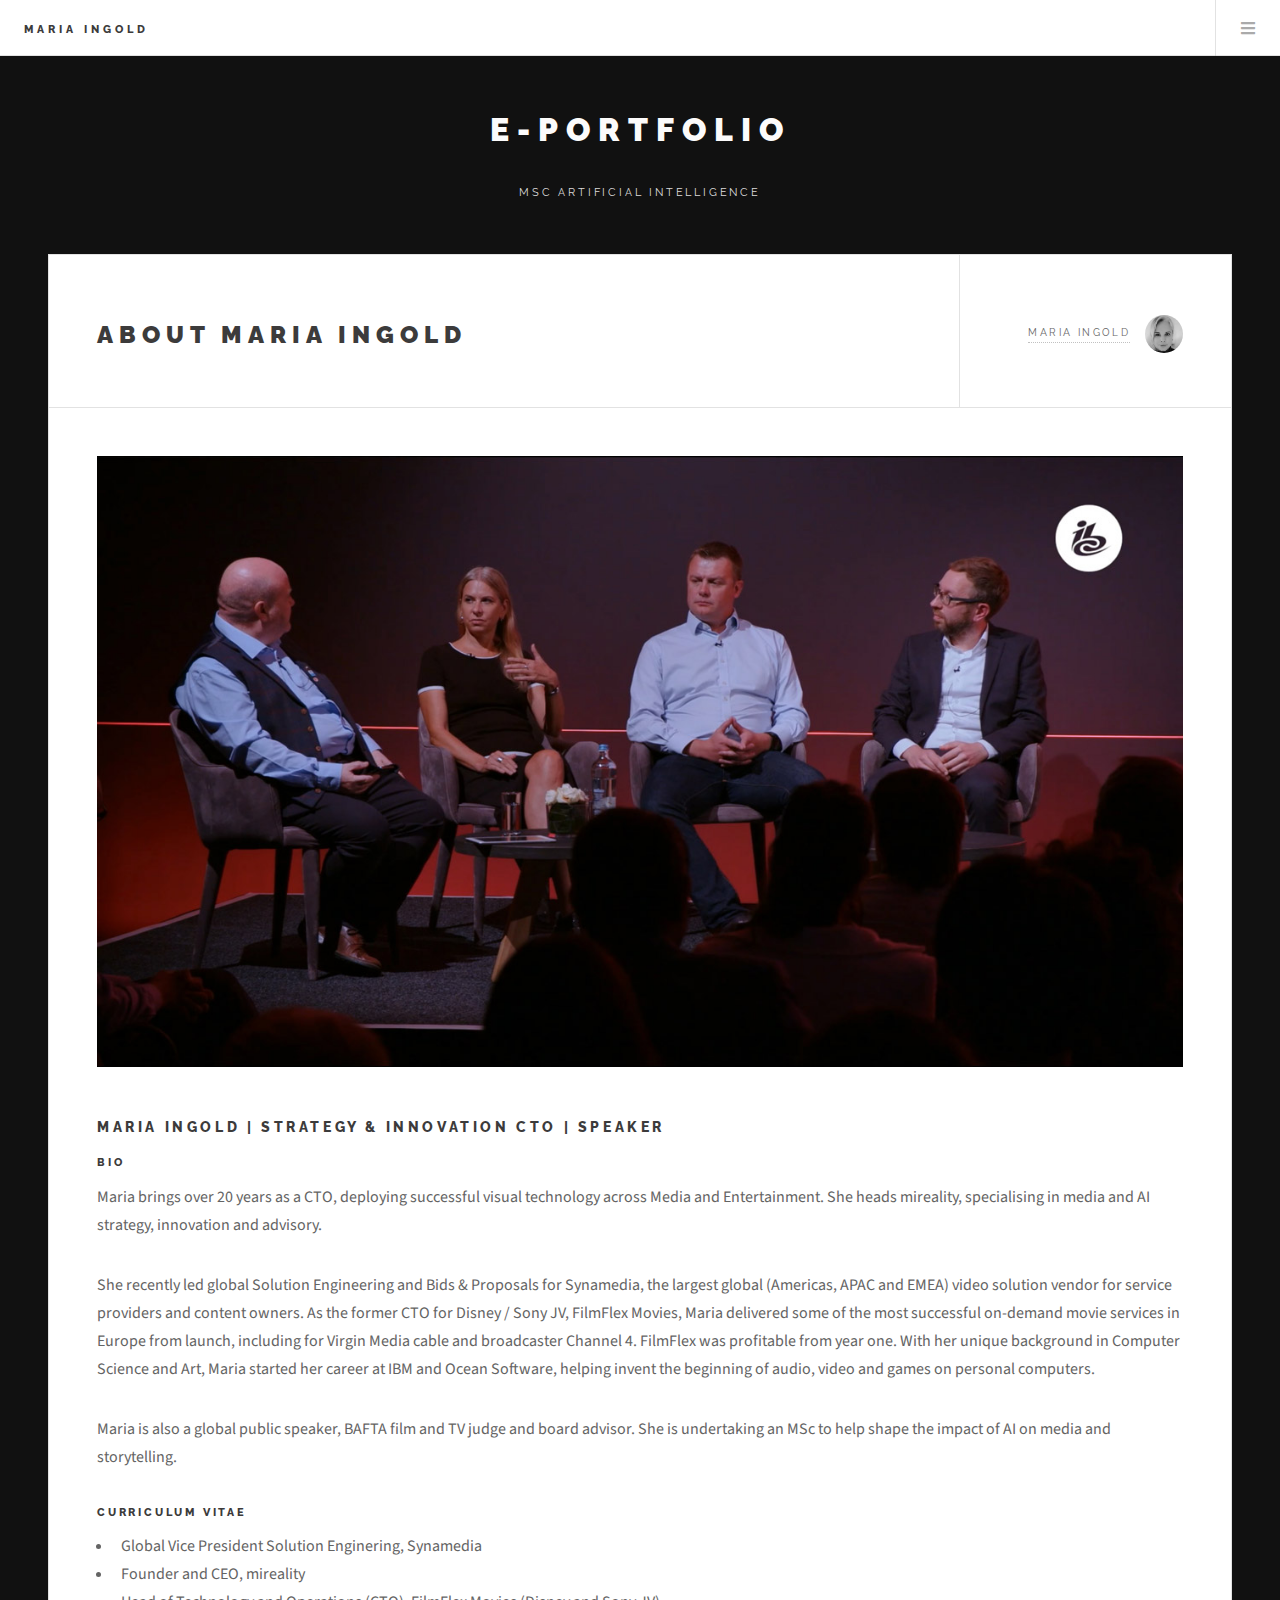
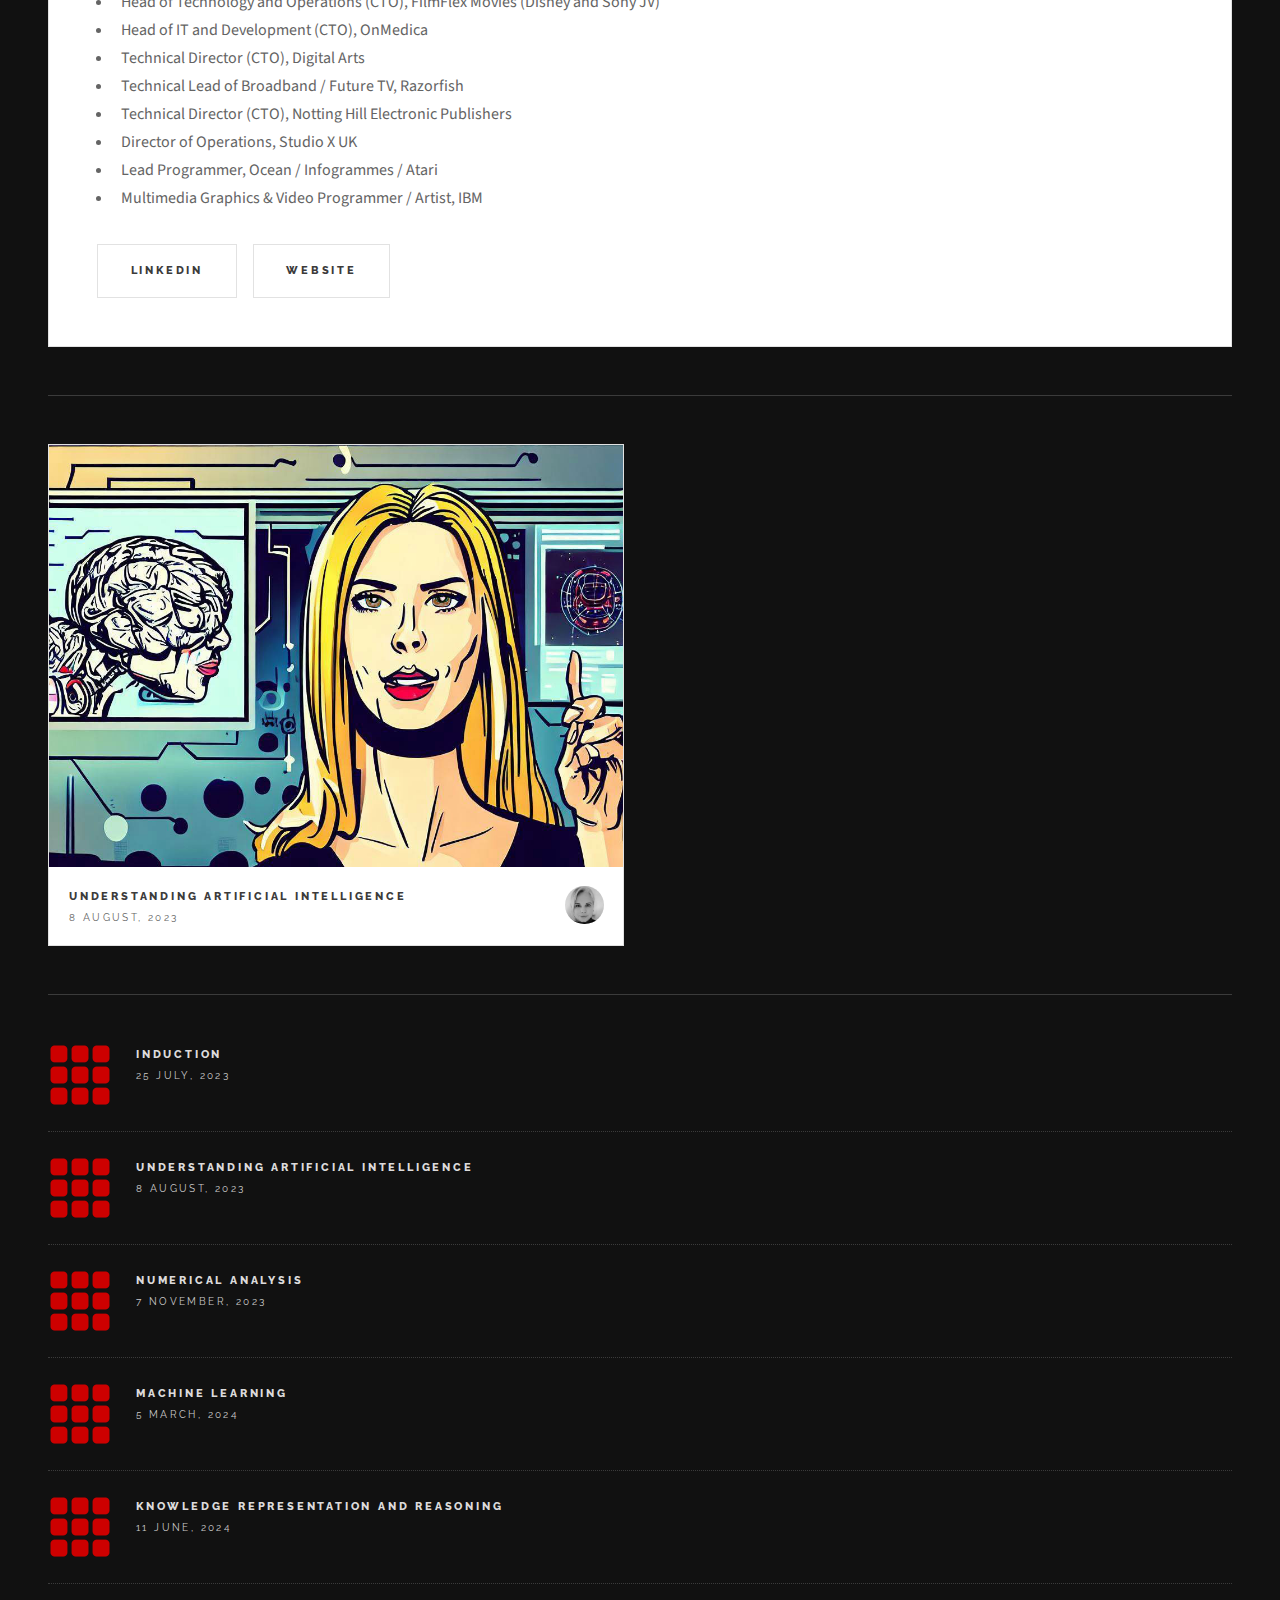
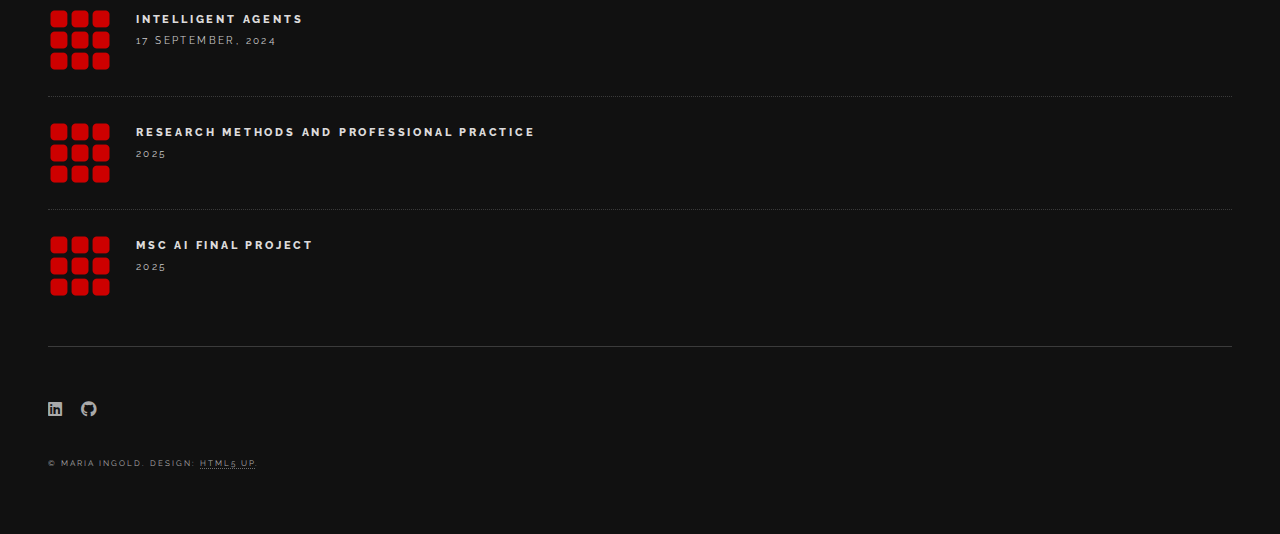
<file: index.html>
<!DOCTYPE HTML>
<!--
	Future Imperfect by HTML5 UP
	html5up.net | @ajlkn
	Free for personal and commercial use under the CCA 3.0 license (html5up.net/license)
	Modified for e-Portfolio by Maria Ingold
-->
<html>
	<head>
		<title>Maria Ingold</title>
		<meta charset="utf-8" />
		<meta name="viewport" content="width=device-width, initial-scale=1, user-scalable=no" />
		<link rel="stylesheet" href="assets/css/main.css" />
	</head>
	<body class="is-preload">

		<!-- Wrapper -->
			<div id="wrapper">

				<!-- Header -->
					<header id="header">
						<h1><a href="index.html">Maria Ingold</a></h1>
						<nav class="main">
							<ul>		
								<li class="menu">
									<a class="fa-bars" href="#menu">Menu</a>
								</li>
							</ul>
						</nav>
					</header>

				<!-- Menu -->
					<section id="menu">
						<!-- Links -->
							<section>
								<ul class="links">
									<li>
										<a href="index.html">
											<h3>About Maria Ingold</h3>
										</a>
									</li>
									<li>
										<a href="eportfolio-induction.html">
											<h3>Induction</h3>
										</a>
									</li>
									<li>
										<a href="eportfolio-understanding-ai.html">
											<h3>Understanding Artificial Intelligence</h3>
										</a>
									</li>
									<li>
										<a href="index.html">
											<h3>Numerical Analysis</h3>
										</a>
									</li>
									<li>
										<a href="index.html">
											<h3>Machine Learning</h3>
										</a>
									</li>
									<li>
										<a href="index.html">
											<h3>Knowledge Representation and Reasoning</h3>
										</a>
									</li>
									<li>
										<a href="index.html">
											<h3>Intelligent Agents</h3>
										</a>
									</li>
									<li>
										<a href="index.html">
											<h3>Research Methods and Professional Practice</h3>
										</a>
									</li>
									<li>
										<a href="index.html">
											<h3>MSc AI Final Project</h3>
										</a>
									</li>
								</ul>
							</section>
					</section>

				<!-- Main -->
					<div id="main">

						<!-- Post -->
							<article class="post">
								<header>
									<div class="title">
										<h2><a href="index.html">About Maria Ingold</a></h2>							
									</div>
									<div class="meta">
										<a href="#" class="author"><span class="name">Maria Ingold</span><img src="images/MI_avatar.jpg" alt="" /></a>
									</div>
								</header>
								<a href="index.html" class="image featured"><img src="images/MI_pic01.jpg" alt="" /></a>
								<h3>Maria Ingold | Strategy & Innovation CTO | Speaker</h3>
								<h4>Bio</h4>
								<p>Maria brings over 20 years as a CTO, deploying successful visual technology across Media and Entertainment. She heads mireality, specialising in media and AI strategy, innovation and advisory.</p>
								<p>She recently led global Solution Engineering and Bids & Proposals for Synamedia, the largest global (Americas, APAC and EMEA) video solution vendor for service providers and content owners. As the former CTO for Disney / Sony JV, FilmFlex Movies, Maria delivered some of the most successful on-demand movie services in Europe from launch, including for Virgin Media cable and broadcaster Channel 4. FilmFlex was profitable from year one. With her unique background in Computer Science and Art, Maria started her career at IBM and Ocean Software, helping invent the beginning of audio, video and games on personal computers.</p>
								<p>Maria is also a global public speaker, BAFTA film and TV judge and board advisor. She is undertaking an MSc to help shape the impact of AI on media and storytelling.</p>
								<h4>Curriculum Vitae</h4>
								<ul>
									<li>Global Vice President Solution Enginering, Synamedia</li>
									<li>Founder and CEO, mireality</li>
									<li>Head of Technology and Operations (CTO), FilmFlex Movies (Disney and Sony JV)</li>
									<li>Head of IT and Development (CTO), OnMedica</li>
									<li>Technical Director (CTO), Digital Arts</li>
									<li>Technical Lead of Broadband / Future TV, Razorfish</li>
									<li>Technical Director (CTO), Notting Hill Electronic Publishers</li>
									<li>Director of Operations, Studio X UK</li>
									<li>Lead Programmer, Ocean / Infogrammes / Atari</li>
									<li>Multimedia Graphics & Video Programmer / Artist, IBM</li>
								</ul>
								<footer>
									<ul class="actions">
										<li><a href="https://www.linkedin.com/in/mariaingold/" class="button large">LinkedIn</a></li>
										<li><a href="http://mireality.co.uk/" class="button large">Website</a></li>
									</ul>
								</footer>
							</article>
					</div>

				<!-- Sidebar -->
					<section id="sidebar">

						<!-- Intro -->
							<section id="intro">
								<header>
									<h2>e-Portfolio</h2>
									<p>MSc Artificial Intelligence</p>
								</header>
							</section>

						<!-- Mini Posts -->
							<section>
								<div class="mini-posts">

									<!-- Mini Post -->
										<article class="mini-post">
											<header>
												<h3><a href="eportfolio-understanding-ai.html">Understanding Artificial Intelligence</a></h3>
												<time class="published" datetime="2023-08-08">8 August, 2023</time>
												<a href="#" class="author"><img src="images/MI_avatar.jpg" alt="" /></a>
											</header>
											<a href="eportfolio-understanding-ai.html" class="image"><img src="images/woman2_1000x752.jpg" alt="AI generated with Bing" /></a>
										</article>

								</div>
							</section>

						<!-- Posts List -->
							<section>
								<ul class="posts">
									<li>
										<article>
											<header>
												<h3><a href="eportfolio-induction.html">Induction</a></h3>
												<time class="published" datetime="2023-07-25">25 July, 2023</time>
											</header>
											<a href="eportfolio-induction.html" class="image"><img src="images/portfolio.png" alt="" /></a>
										</article>
									</li>									
									<li>
										<article>
											<header>
												<h3><a href="eportfolio-understanding-ai.html">Understanding Artificial Intelligence</a></h3>
												<time class="published" datetime="2023-08-08">8 August, 2023</time>
											</header>
											<a href="eportfolio-understanding-ai.html" class="image"><img src="images/portfolio.png" alt="" /></a>
										</article>
									</li>
									<li>
										<article>
											<header>
												<h3><a href="index.html">Numerical Analysis</a></h3>
												<time class="published" datetime="2023-11-07">7 November, 2023</time>
											</header>
											<a href="index.html" class="image"><img src="images/portfolio.png" alt="" /></a>
										</article>
									</li>
									<li>
										<article>
											<header>
												<h3><a href="index.html">Machine Learning</a></h3>
												<time class="published" datetime="2024-03-05">5 March, 2024</time>
											</header>
											<a href="index.html" class="image"><img src="images/portfolio.png" alt="" /></a>
										</article>
									</li>
									<li>
										<article>
											<header>
												<h3><a href="index.html">Knowledge Representation and Reasoning</a></h3>
												<time class="published" datetime="2024-06-11">11 June, 2024</time>
											</header>
											<a href="index.html" class="image"><img src="images/portfolio.png" alt="" /></a>
										</article>
									</li>
									<li>
										<article>
											<header>
												<h3><a href="index.html">Intelligent Agents</a></h3>
												<time class="published" datetime="2024-09-17">17 September, 2024</time>
											</header>
											<a href="index.html" class="image"><img src="images/portfolio.png" alt="" /></a>
										</article>
									</li>
									<li>
										<article>
											<header>
												<h3><a href="index.html">Research Methods and Professional Practice</a></h3>
												<time class="published" datetime="2025">2025</time>
											</header>
											<a href="index.html" class="image"><img src="images/portfolio.png" alt="" /></a>
										</article>
									</li>
										<li>
										<article>
											<header>
												<h3><a href="index.html">MSc AI Final Project</a></h3>
												<time class="published" datetime="2025">2025</time>
											</header>
											<a href="index.html" class="image"><img src="images/portfolio.png" alt="" /></a>
										</article>
									</li>
								</ul>
							</section>

						<!-- Footer -->
							<section id="footer">
								<ul class="icons">
									<li><a href="https://www.linkedin.com/in/mariaingold/" class="icon brands fa-linkedin"><span class="label">LinkedIn</span></a></li>
									<li><a href="#" class="icon brands fa-github"><span class="label">Github</span></a></li>
								</ul>
								<p class="copyright">&copy; MARIA INGOLD. Design: <a href="http://html5up.net">HTML5 UP</a>. </p>
							</section>

					</section>

			</div>

		<!-- Scripts -->
			<script src="assets/js/jquery.min.js"></script>
			<script src="assets/js/browser.min.js"></script>
			<script src="assets/js/breakpoints.min.js"></script>
			<script src="assets/js/util.js"></script>
			<script src="assets/js/main.js"></script>

	</body>
</html>
</file>
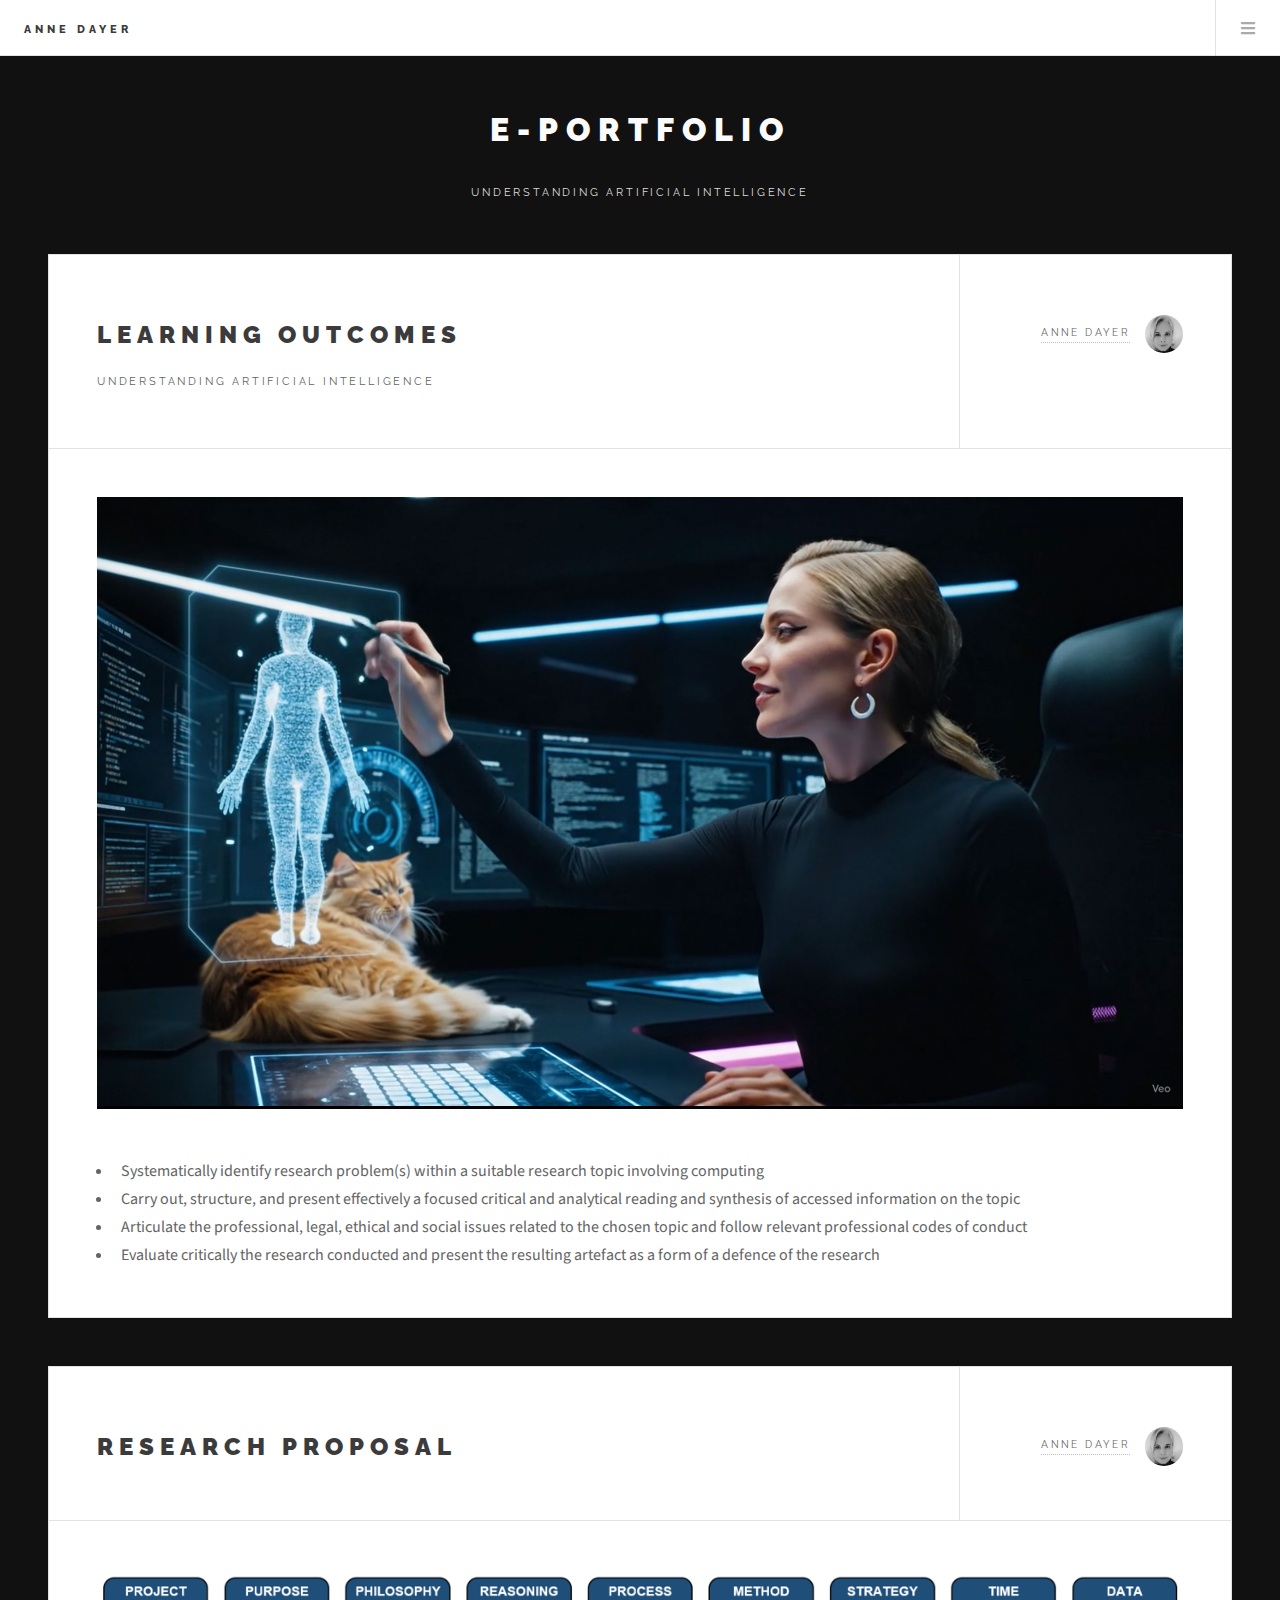
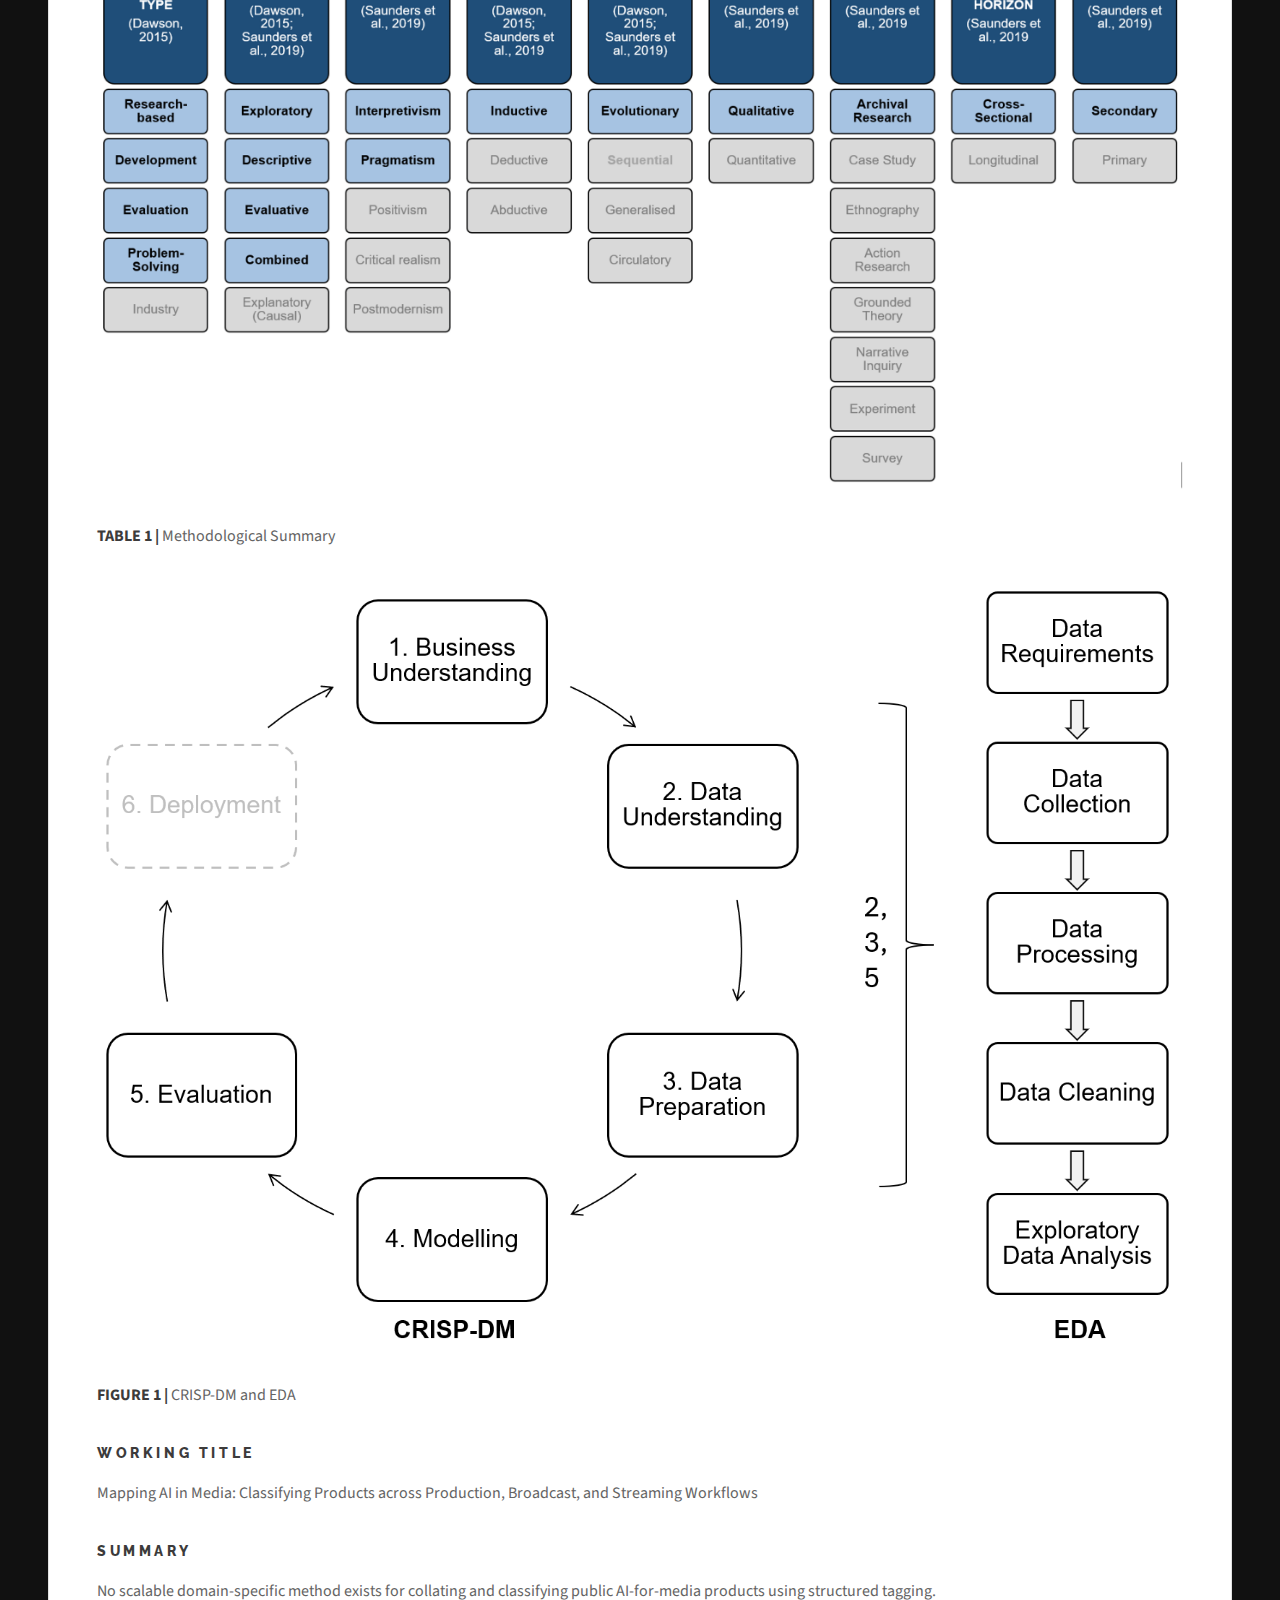
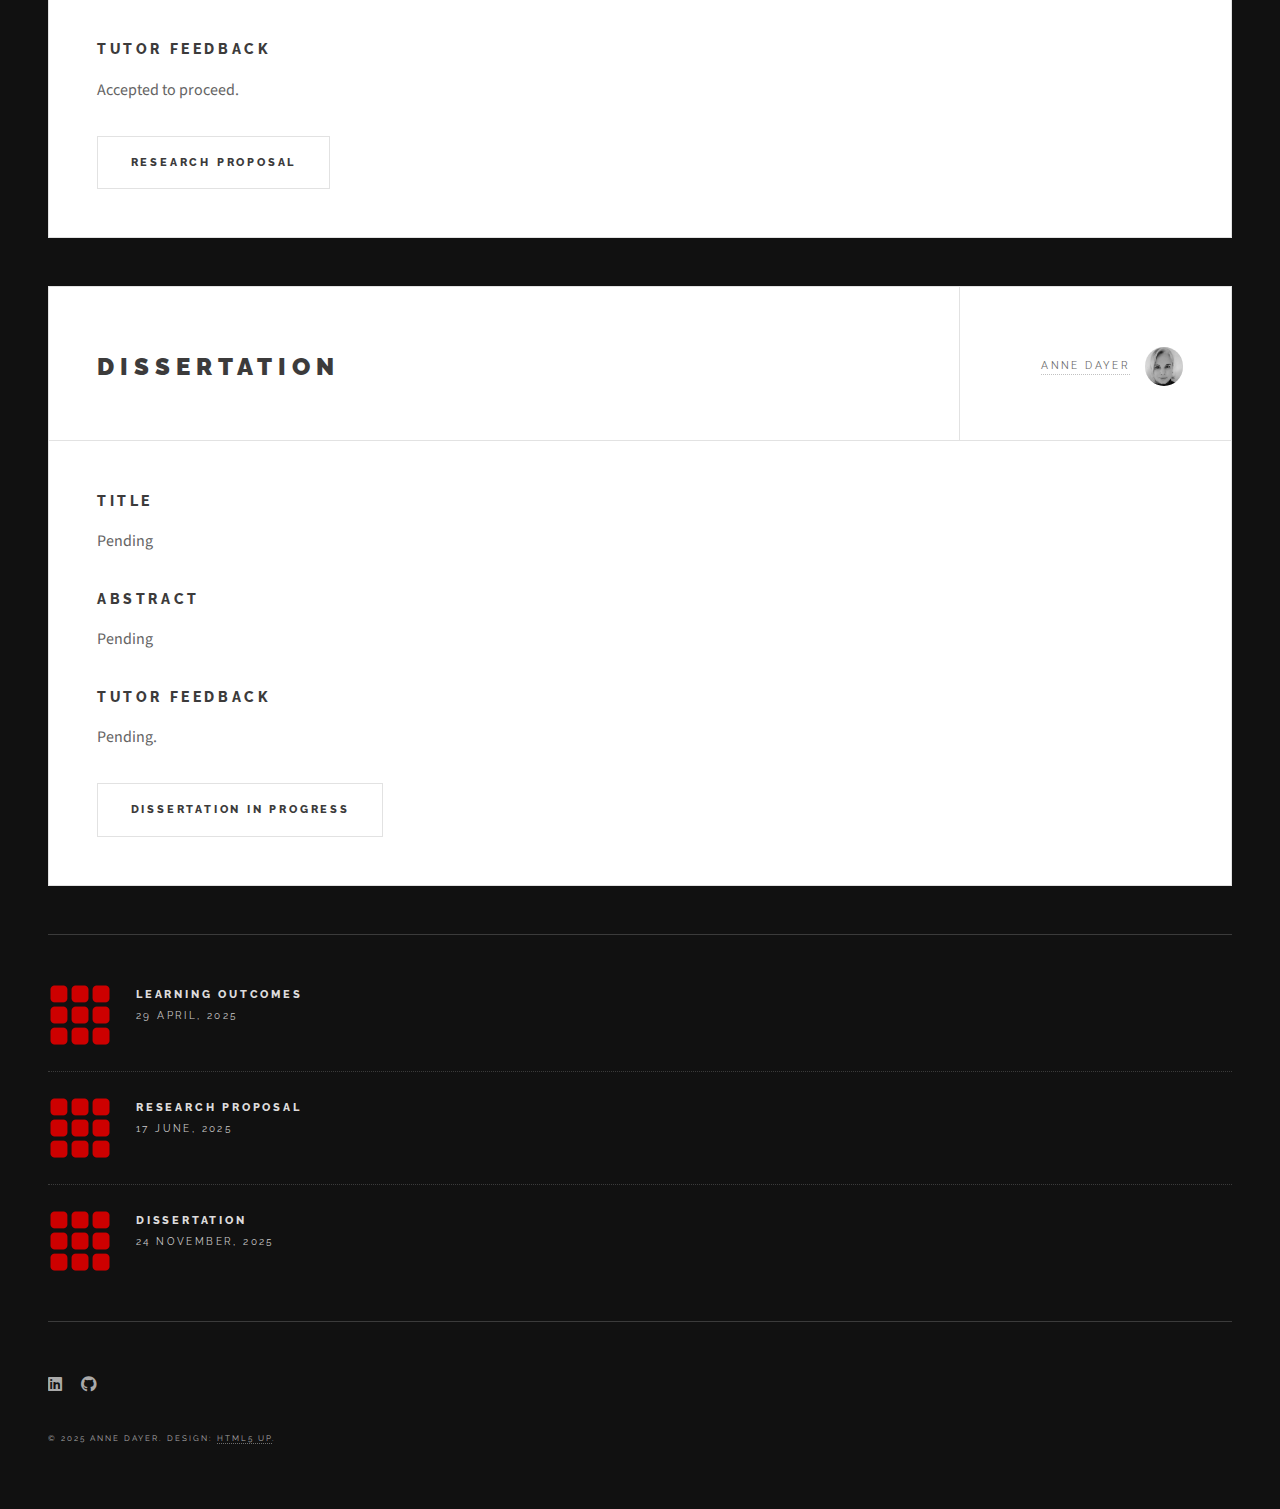
<file: eportfolio-dissertation.html>
<!DOCTYPE HTML>
<!--
	Future Imperfect by HTML5 UP
	html5up.net | @ajlkn
	Free for personal and commercial use under the CCA 3.0 license (html5up.net/license)
	Modified for e-Portfolio by Anne Dayer
-->
<html>
	<head>
		<title>MSc AI Dissertation</title>
		<meta charset="utf-8" />
		<meta name="viewport" content="width=device-width, initial-scale=1, user-scalable=no" />
		<link rel="stylesheet" href="assets/css/main.css" />
	</head>
	<body class="is-preload">

		<!-- Wrapper -->
			<div id="wrapper">

				<!-- Header -->
					<header id="header">
						<h1><a href="index.html">Anne Dayer</a></h1>
						<nav class="main">
							<ul>		
								<li class="menu">
									<a class="fa-bars" href="#menu">Menu</a>
								</li>
							</ul>
						</nav>
					</header>

				<!-- Menu -->
					<section id="menu">
						<!-- Links -->
							<section>
								<ul class="links">
									<li>
										<a href="index.html">
											<h3>About Anne Dayer</h3>
										</a>
									</li>
									<li>
										<a href="eportfolio-induction.html">
											<h3>Induction</h3>
										</a>
									</li>
									<li>
										<a href="eportfolio-understanding-ai.html">
											<h3>Understanding Artificial Intelligence</h3>
										</a>
									</li>
									<li>
										<a href="eportfolio-intelligent-agents.html">
											<h3>Intelligent Agents</h3>
										</a>
									</li>

									<li>
										<a href="eportfolio-knowledge-rep-reason.html">
											<h3>Knowledge Representation and Reasoning</h3>
										</a>
									</li>
									<li>
										<a href="eportfolio-numerical-analysis.html">
											<h3>Numerical Analysis</h3>
										</a>
									</li>
									<li>
										<a href="eportfolio-research-methods.html">
											<h3>Research Methods and Professional Practice</h3>
										</a>
									</li>
									<li>
										<a href="eportfolio-machine-learning.html">
											<h3>Machine Learning</h3>
										</a>
									</li>
									<li>
										<a href="eportfolio-dissertation.html">
											<h3>MSc AI Dissertation</h3>
										</a>
									</li>
								</ul>
							</section>
					</section>

				<!-- Main -->
					<div id="main">

						<!-- Post -->
						
							<!-- Learning Outcomes -->
							<section id="outcomes">
								<article class="post">
									<header>
										<div class="title">
											<h2><a href="#outcomes">Learning Outcomes</a></h2>	
											<p>Understanding Artificial Intelligence</p> 
										</div>
										<div class="meta">
											<a href="#" class="author"><span class="name">Anne Dayer</span><img src="images/MI_avatar.jpg" alt="" /></a>
										</div>
									</header>
									<a href="#" class="image featured"><img src="images/7_Dissertation.jpg" alt="AI generated with Veo 3" /></a>
									<ul>
										<li>Systematically identify research problem(s) within a suitable research topic involving computing</li>
										<li>Carry out, structure, and present effectively a focused critical and analytical reading and synthesis of accessed information on the topic</li>
										<li>Articulate the professional, legal, ethical and social issues related to the chosen topic and follow relevant professional codes of conduct</li>
										<li>Evaluate critically the research conducted and present the resulting artefact as a form of a defence of the research</li>
									</ul>
								</article>
							</section>
							
							<!-- Research Proposal -->
							<section id="proposal">
								<article class="post">
									<header>
										<div class="title">
											<h2><a href="#proposal">Research Proposal</a></h2>
										</div>
										<div class="meta">
											<a href="#" class="author"><span class="name">Anne Dayer</span><img src="images/MI_avatar.jpg" alt="" /></a>
										</div>
									</header>
									<a href="#proposal_methodology" class="image fit"><img src="images/7_dissertation_proposal_met.gif" alt="Methodological Summary" /></a>
									<p><b>TABLE 1 |</b> Methodological Summary</p>
									<a href="#proposal_methodology" class="image fit"><img src="images/7_dissertation_CRISP-DM.gif" alt="CRISP-DM and EDA" /></a>
									<p><b>FIGURE 1 |</b> CRISP-DM and EDA</p>
									<h3>Working Title</h3>
									<p>Mapping AI in Media: Classifying Products across Production, Broadcast, and Streaming Workflows</p>
									<h3>Summary</h3>
										<p>No scalable domain-specific method exists for collating and classifying public AI-for-media products using structured tagging.</p>
									<h3>Tutor Feedback</h3>
										<p>Accepted to proceed.</p>
									<footer>
										<ul class="actions">
											<li><a href="artefacts/7_8_Dissertation_ResearchProposal.pdf" class="button large">Research Proposal</a></li>
										</ul>
									</footer>
								</article>
							</section>
							
							<!-- Dissertation -->
							<section id="dissertation">
								<article class="post">
									<header>
										<div class="title">
											<h2><a href="#dissertation">Dissertation</a></h2>
										</div>
										<div class="meta">
											<a href="#" class="author"><span class="name">Anne Dayer</span><img src="images/MI_avatar.jpg" alt="" /></a>
										</div>
									</header>
									<h3>Title</h3>
										<p>Pending</p>
									<h3>Abstract</h3>
										<p>Pending</p>
									<h3>Tutor Feedback</h3>
										<p>Pending.</p>
									<footer>
										<ul class="actions">
											<li><a href="#" class="button large">Dissertation in Progress</a></li>
										</ul>
									</footer>
								</article>
							</section>
					</div>	
							
				<!-- Sidebar -->
					<section id="sidebar">

						<!-- Intro -->
							<section id="intro">
								<header>
									<h2>e-Portfolio</h2>
									<p>Understanding Artificial Intelligence</p>
								</header>
							</section>

						<!-- Posts List -->
							<section>
								<ul class="posts">
									<li>
										<article>
											<header>
												<h3><a href="#outcomes">Learning Outcomes</a></h3>
												<time class="published" datetime="2025-04-29">29 April, 2025</time>
											</header>
											<a href="#outcomes" class="image"><img src="images/portfolio.png" alt="" /></a>
										</article>
									</li>
									<li>
										<article>
											<header>
												<h3><a href="#proposal">Research Proposal</a></h3>
												<time class="published" datetime="2025-06-17">17 June, 2025</time>
											</header>
											<a href="#artefacts" class="image"><img src="images/portfolio.png" alt="" /></a>
										</article>
									</li>
									<li>
										<article>
											<header>
												<h3><a href="#dissertation">Dissertation</a></h3>
												<time class="published" datetime="2025-11-24">24 November, 2025</time>
											</header>
											<a href="#artefacts" class="image"><img src="images/portfolio.png" alt="" /></a>
										</article>
									</li>
								</ul>
							</section>

						<!-- Footer -->
							<section id="footer">
								<ul class="icons">
									<li><a href="https://www.linkedin.com/in/anne-dayer/" class="icon brands fa-linkedin"><span class="label">LinkedIn</span></a></li>
									<li><a href="https://github.com/Tanky0" class="icon brands fa-github"><span class="label">Github</span></a></li>
								</ul>
								<p class="copyright">&copy; 2025 ANNE DAYER. Design: <a href="http://html5up.net">HTML5 UP</a>. </p>
							</section>

					</section>

			</div>

		<!-- Scripts -->
			<script src="assets/js/jquery.min.js"></script>
			<script src="assets/js/browser.min.js"></script>
			<script src="assets/js/breakpoints.min.js"></script>
			<script src="assets/js/util.js"></script>
			<script src="assets/js/main.js"></script>

	</body>
</html>
</file>
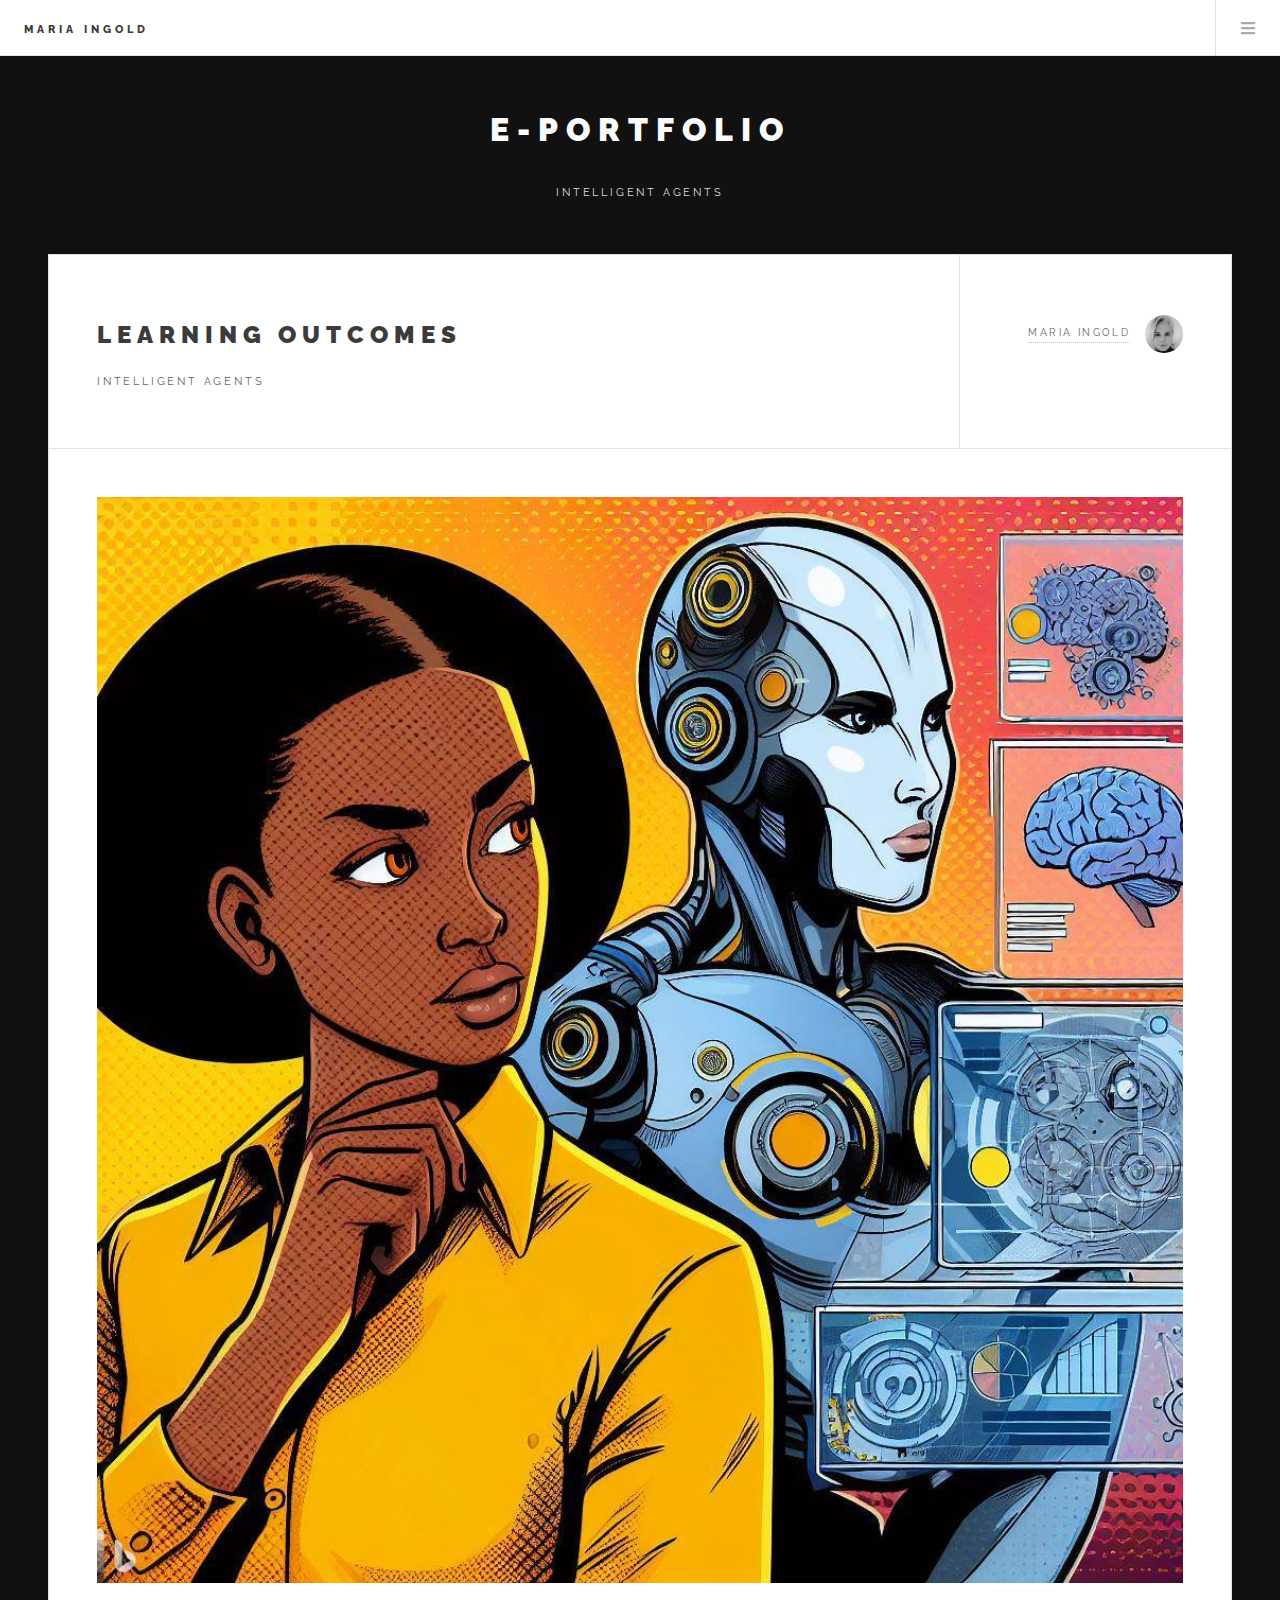
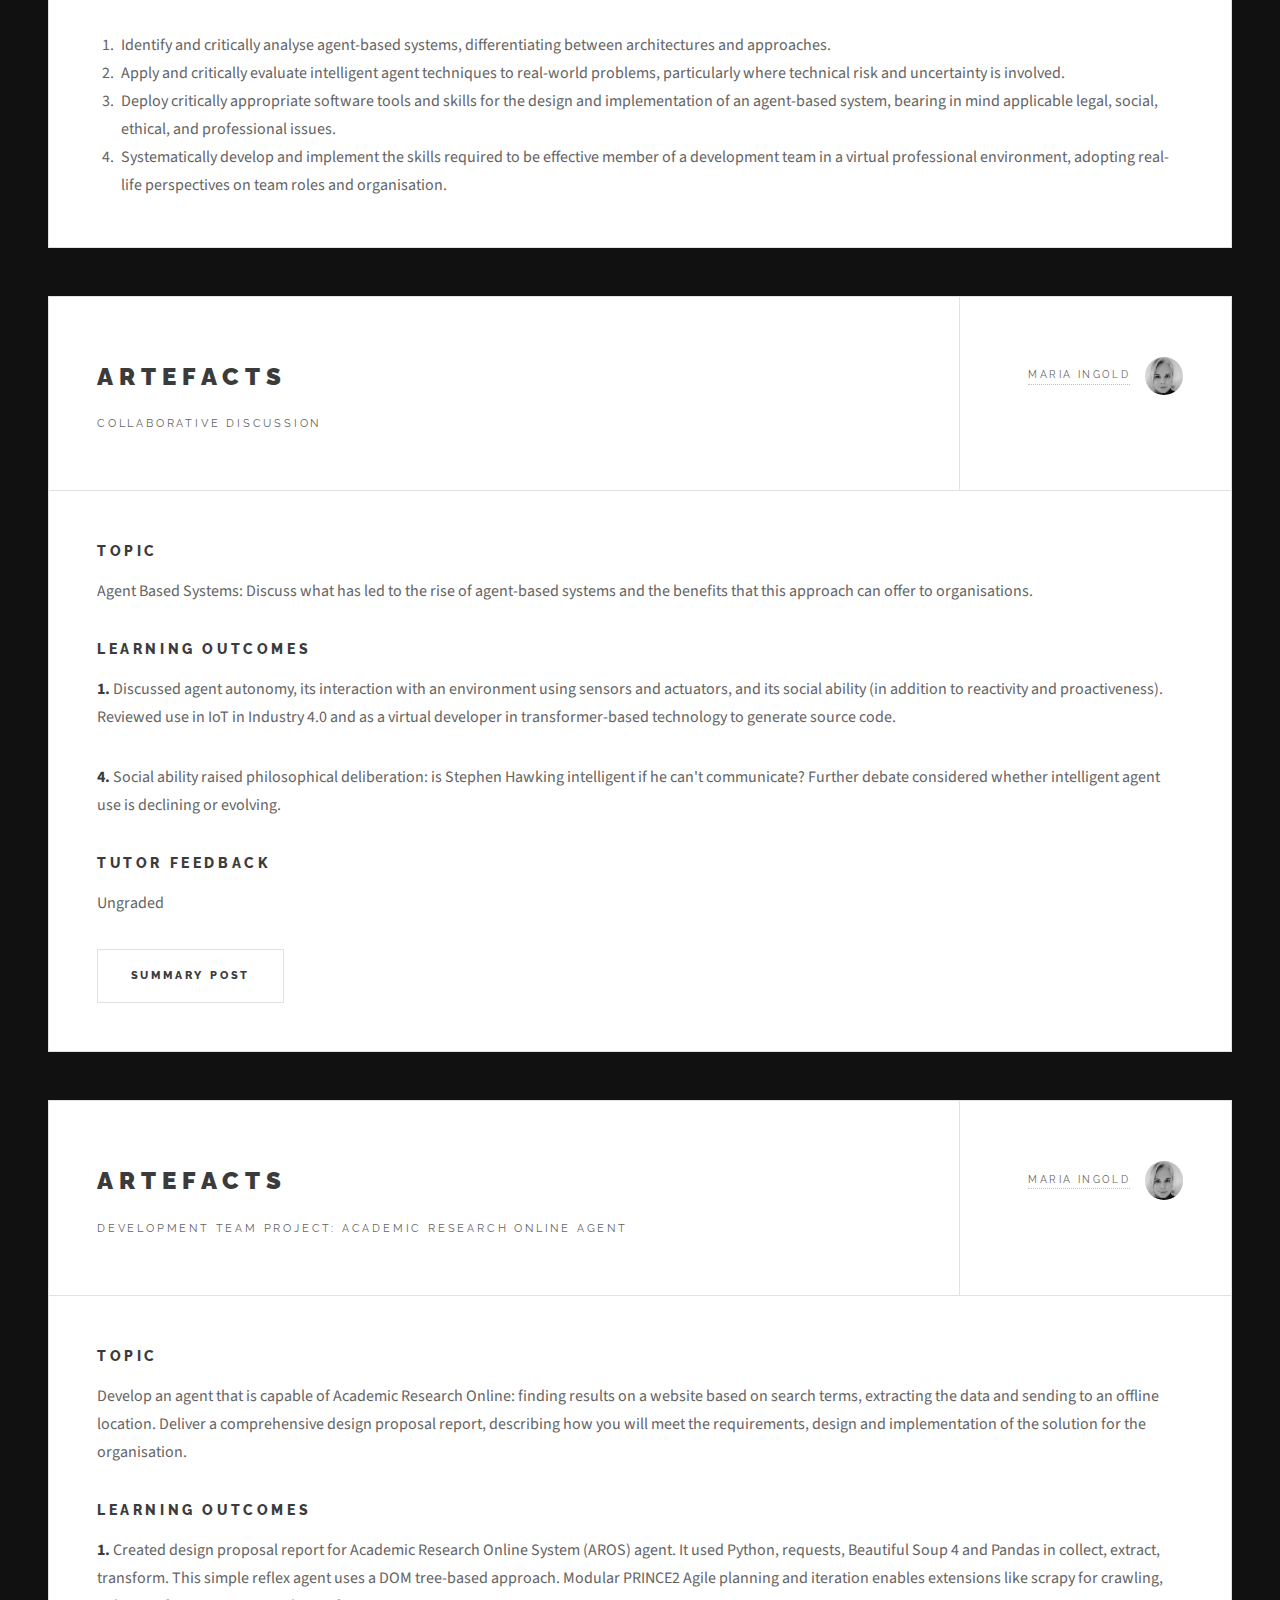
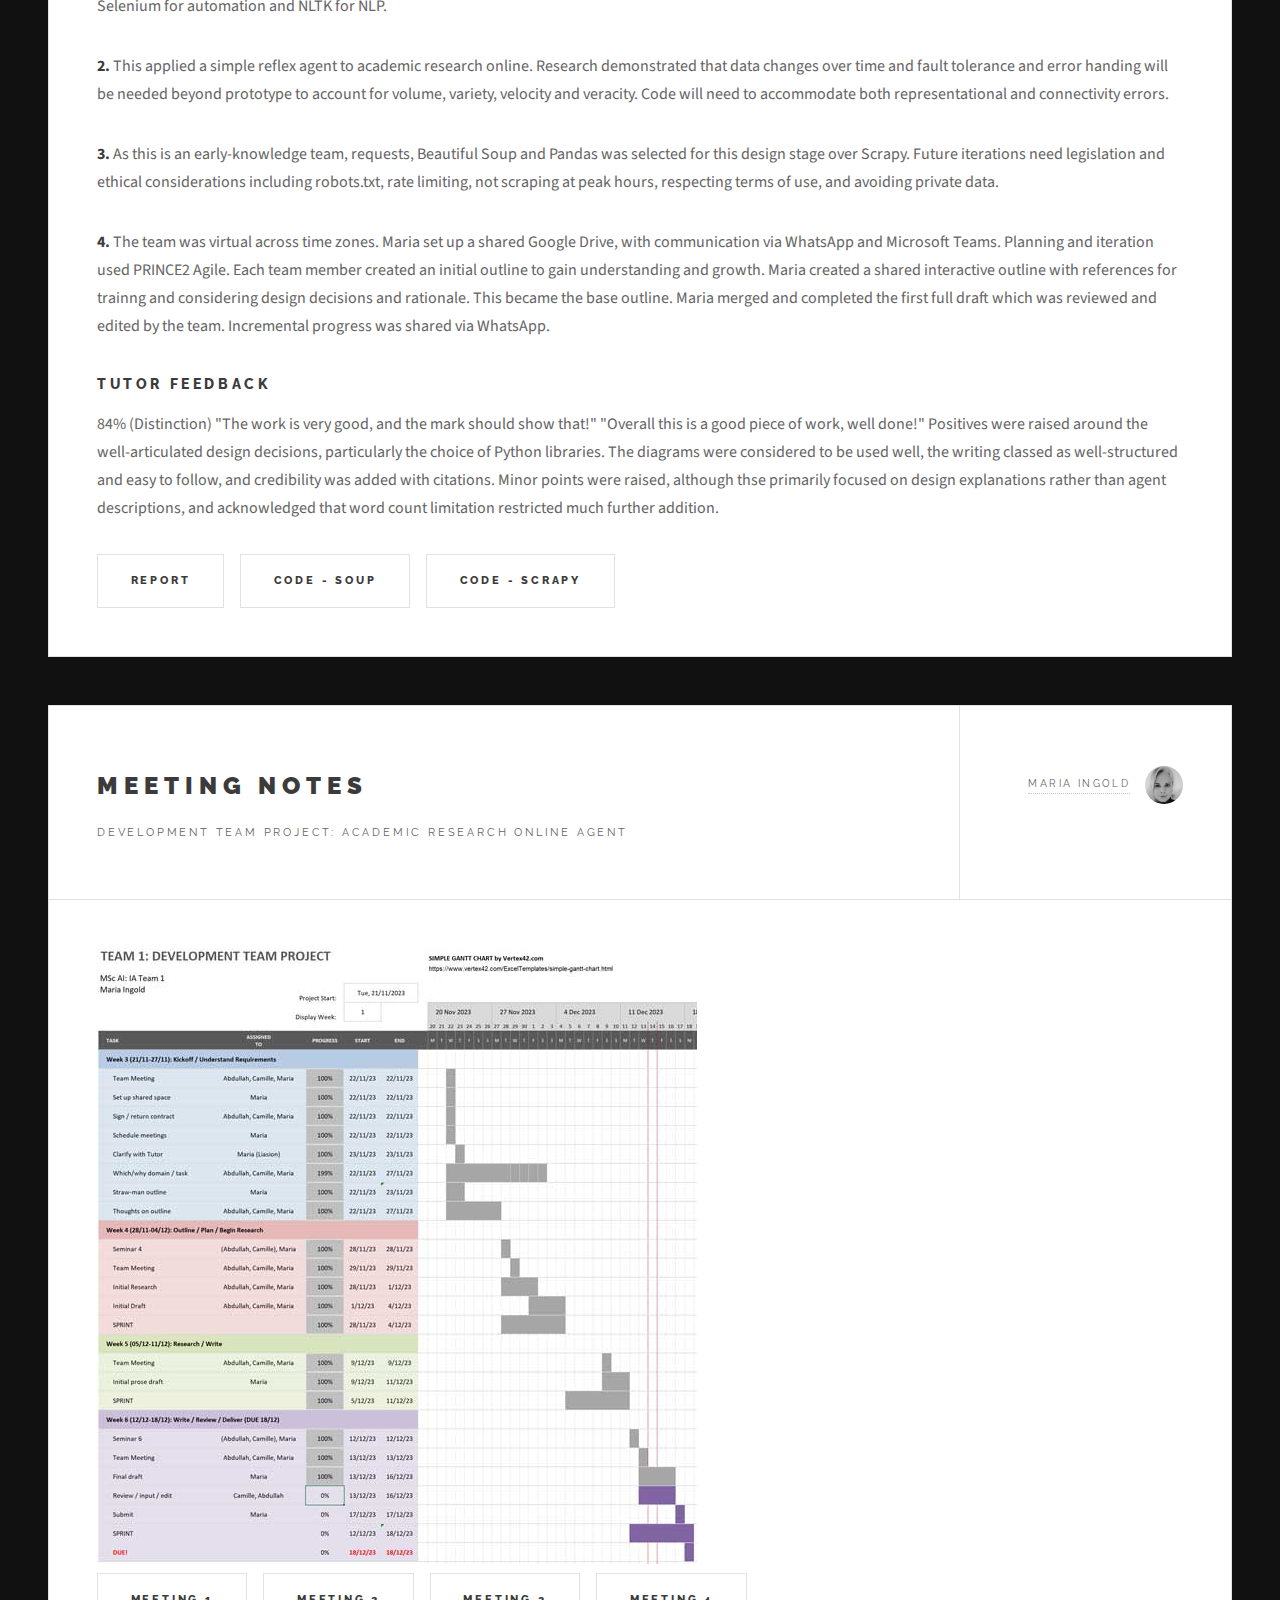
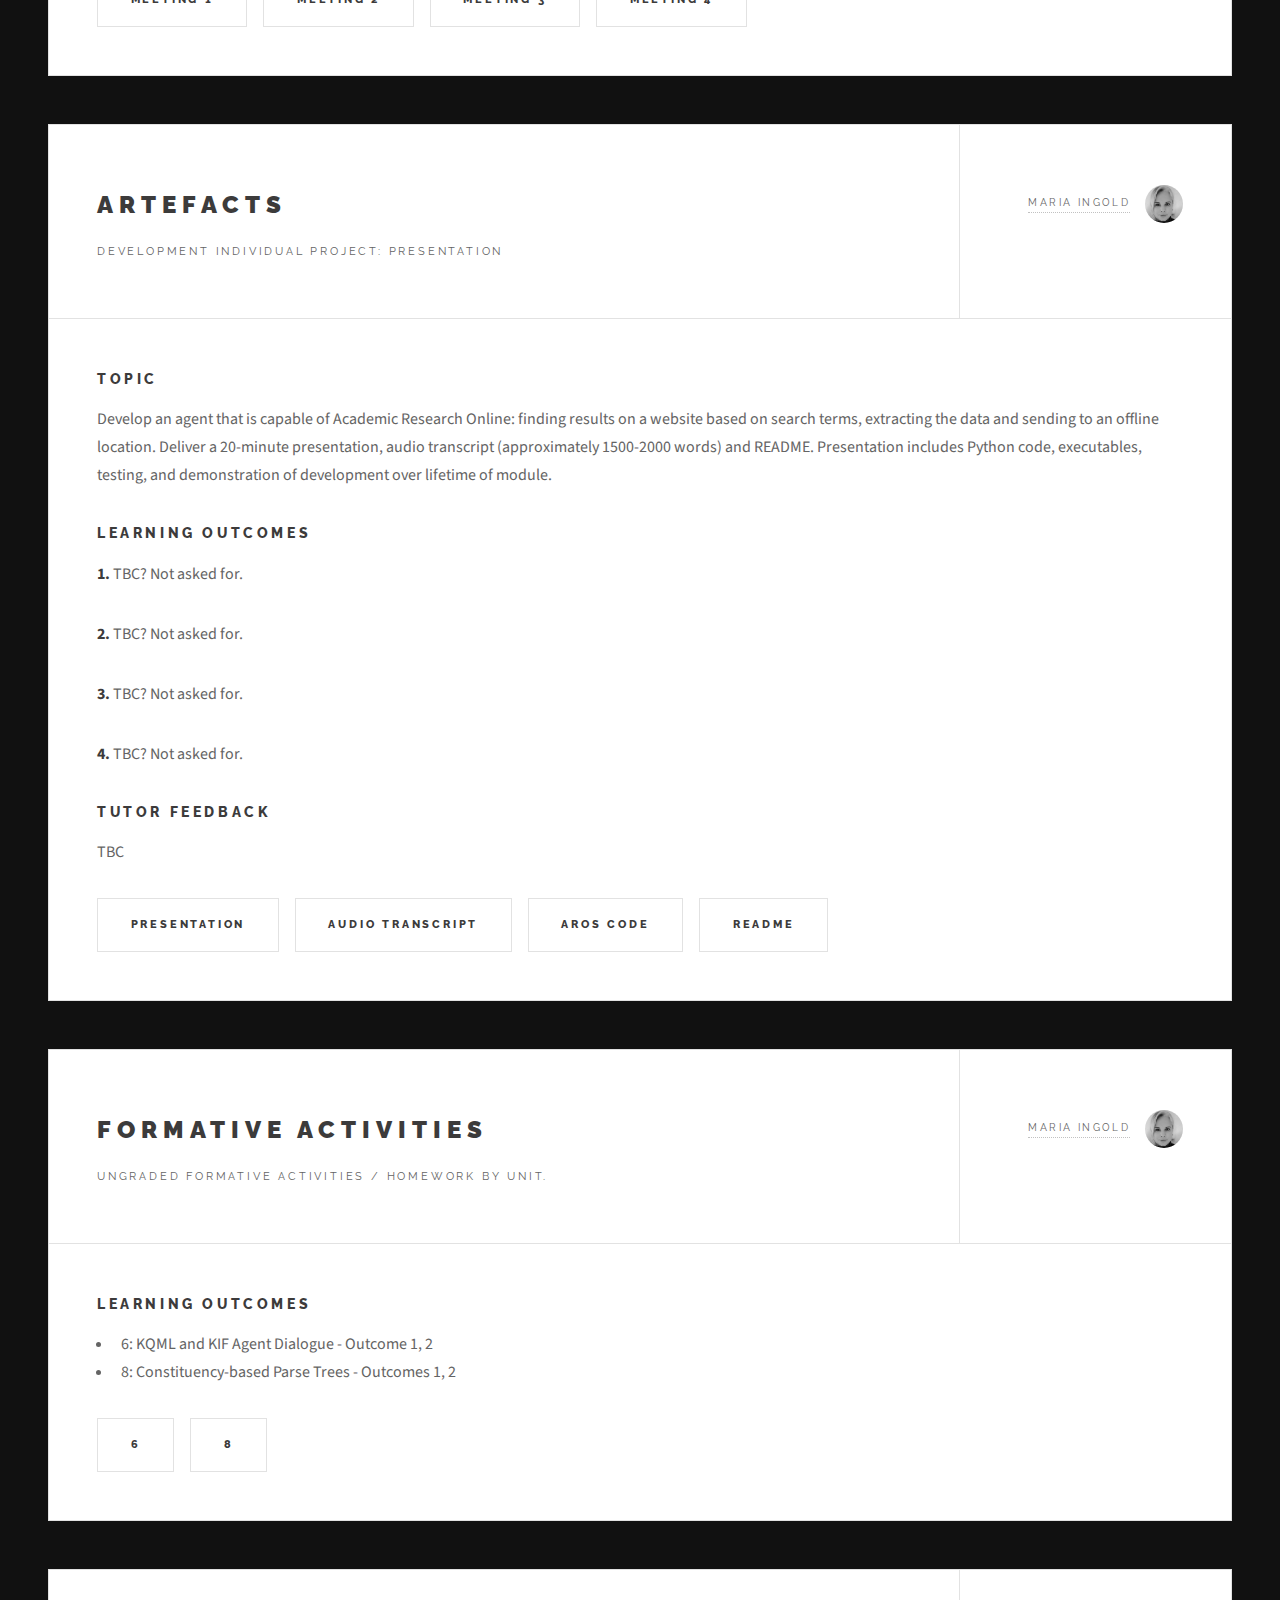
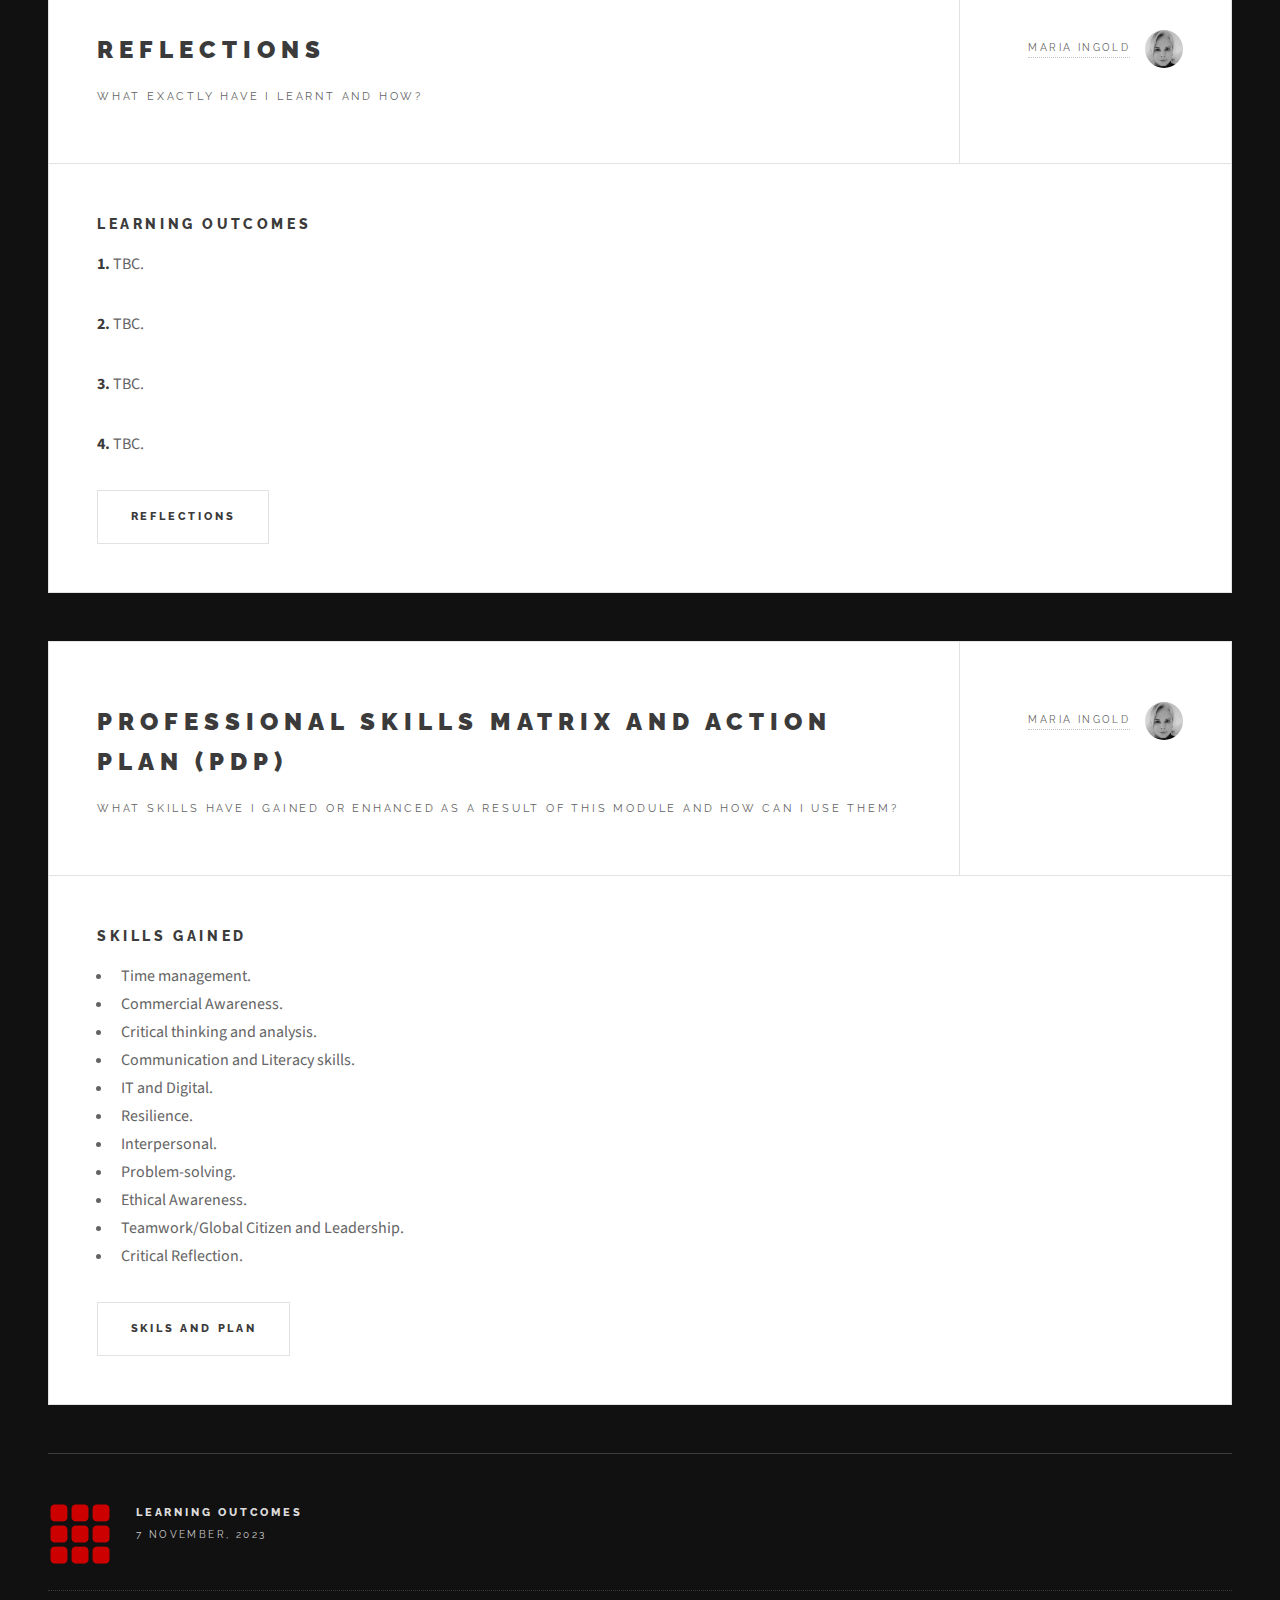
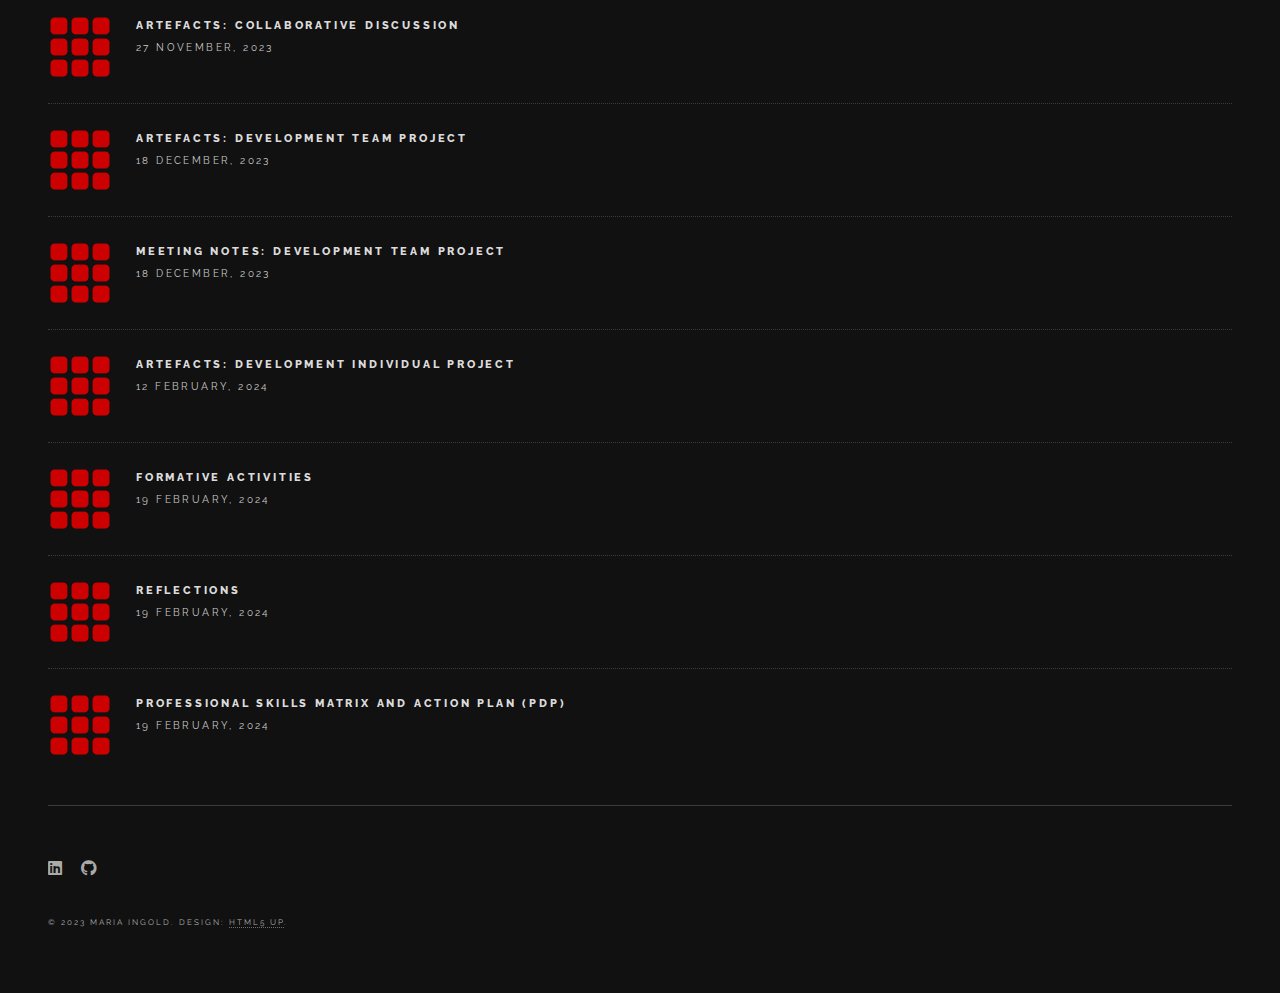
<file: eportfolio-intelligent-agents.html>
<!DOCTYPE HTML>
<!--
	Future Imperfect by HTML5 UP
	html5up.net | @ajlkn
	Free for personal and commercial use under the CCA 3.0 license (html5up.net/license)
	Modified for e-Portfolio by Maria Ingold
-->
<html>
	<head>
		<title>Intelligent Agents</title>
		<meta charset="utf-8" />
		<meta name="viewport" content="width=device-width, initial-scale=1, user-scalable=no" />
		<link rel="stylesheet" href="assets/css/main.css" />
	</head>
	<body class="is-preload">

		<!-- Wrapper -->
			<div id="wrapper">

				<!-- Header -->
					<header id="header">
						<h1><a href="index.html">Maria Ingold</a></h1>
						<nav class="main">
							<ul>		
								<li class="menu">
									<a class="fa-bars" href="#menu">Menu</a>
								</li>
							</ul>
						</nav>
					</header>

				<!-- Menu -->
					<section id="menu">
						<!-- Links -->
							<section>
								<ul class="links">
									<li>
										<a href="index.html">
											<h3>About Maria Ingold</h3>
										</a>
									</li>
									<li>
										<a href="eportfolio-induction.html">
											<h3>Induction</h3>
										</a>
									</li>
									<li>
										<a href="eportfolio-understanding-ai.html">
											<h3>Understanding Artificial Intelligence</h3>
										</a>
									</li>
									<li>
										<a href="eportfolio-intelligent-agents.html">
											<h3>Intelligent Agents</h3>
										</a>
									</li>
									<li>
										<a href="eportfolio-knowledge-rep-reason.html">
											<h3>Knowledge Representation and Reasoning</h3>
										</a>
									</li>
									<li>
										<a href="eportfolio-numerical-analysis.html">
											<h3>Numerical Analysis</h3>
										</a>
									</li>
									<li>
										<a href="index.html">
											<h3>Machine Learning</h3>
										</a>
									</li>
									<li>
										<a href="index.html">
											<h3>Research Methods and Professional Practice</h3>
										</a>
									</li>
									<li>
										<a href="index.html">
											<h3>MSc AI Final Project</h3>
										</a>
									</li>
								</ul>
							</section>
					</section>

				<!-- Main -->
					<div id="main">

						<!-- Post -->
						
							<!-- Learning Outcomes -->
							<section id="outcomes">
								<article class="post">
									<header>
										<div class="title">
											<h2><a href="#outcomes">Learning Outcomes</a></h2>	
											<p>Intelligent Agents</p> 
										</div>
										<div class="meta">
											<a href="#" class="author"><span class="name">Maria Ingold</span><img src="images/MI_avatar.jpg" alt="" /></a>
										</div>
									</header>
									<a href="#" class="image featured"><img src="images/IntelligentAgents1.jpg" alt="AI generated with Bing" /></a>
									<ol>
										<li>Identify and critically analyse agent-based systems, differentiating between architectures and approaches.</li>
										<li>Apply and critically evaluate intelligent agent techniques to real-world problems, particularly where technical risk and uncertainty is involved.</li>
										<li>Deploy critically appropriate software tools and skills for the design and implementation of an agent-based system, bearing in mind applicable legal, social, ethical, and professional issues.</li>
										<li>Systematically develop and implement the skills required to be effective member of a development team in a virtual professional environment, adopting real-life perspectives on team roles and organisation.</li>
									</ol>
								</article>
							</section>
							
							<!-- Artefacts 1 -->
							<section id="artefacts1">
								<article class="post">
									<header>
										<div class="title">
											<h2><a href="#artefacts1">Artefacts</a></h2>
											<p>Collaborative Discussion</p>
										</div>
										<div class="meta">
											<a href="#" class="author"><span class="name">Maria Ingold</span><img src="images/MI_avatar.jpg" alt="" /></a>
										</div>
									</header>
									<h3>Topic</h3>
										<p>Agent Based Systems: Discuss what has led to the rise of agent-based systems and the benefits that this approach can offer to organisations.</p>
									<h3>Learning Outcomes</h3>
											<p><b>1.</b> Discussed agent autonomy, its interaction with an environment using sensors and actuators, and its social ability (in addition to reactivity and proactiveness). Reviewed use in IoT in Industry 4.0 and as a virtual developer in transformer-based technology to generate source code.</p>
											<p><b>4.</b> Social ability raised philosophical deliberation: is Stephen Hawking intelligent if he can't communicate? Further debate considered whether intelligent agent use is declining or evolving.</p>
									<h3>Tutor Feedback</h3>
										<p>Ungraded</p>
									<footer>
										<ul class="actions">
											<li><a href="artefacts/2_IA_C1Summary_MI23.pdf" class="button large">Summary Post</a></li>
										</ul>
									</footer>
								</article>
							</section>
							
							<!-- Artefacts 2 -->
							<section id="artefacts2">
								<article class="post">
									<header>
										<div class="title">
											<h2><a href="#artefacts2">Artefacts</a></h2>
											<p>Development Team Project: Academic Research Online Agent</p>
										</div>
										<div class="meta">
											<a href="#" class="author"><span class="name">Maria Ingold</span><img src="images/MI_avatar.jpg" alt="" /></a>
										</div>
									</header>
									<h3>Topic</h3>
										<p>Develop an agent that is capable of Academic Research Online: finding results on a website based on search terms, extracting the data and sending to an offline location. Deliver a comprehensive design proposal report, describing how you will meet the requirements, design and implementation of the solution for the organisation.</p>
									<h3>Learning Outcomes</h3>
											<p><b>1.</b> Created design proposal report for Academic Research Online System (AROS) agent. It used Python, requests, Beautiful Soup 4 and Pandas in collect, extract, transform. This simple reflex agent uses a DOM tree-based approach. Modular PRINCE2 Agile planning and iteration enables extensions like scrapy for crawling, Selenium for automation and NLTK for NLP.</p>
											<p><b>2.</b> This applied a simple reflex agent to academic research online. Research demonstrated that data changes over time and fault tolerance and error handing will be needed beyond prototype to account for volume, variety, velocity and veracity. Code will need to accommodate both representational and connectivity errors.</p>
											<p><b>3.</b> As this is an early-knowledge team, requests, Beautiful Soup and Pandas was selected for this design stage over Scrapy. Future iterations need legislation and ethical considerations including robots.txt, rate limiting, not scraping at peak hours, respecting terms of use, and avoiding private data.</p>
											<p><b>4.</b> The team was virtual across time zones. Maria set up a shared Google Drive, with communication via WhatsApp and Microsoft Teams. Planning and iteration used PRINCE2 Agile. Each team member created an initial outline to gain understanding and growth. Maria created a shared interactive outline with references for trainng and considering design decisions and rationale. This became the base outline. Maria merged and completed the first full draft which was reviewed and edited by the team. Incremental progress was shared via WhatsApp.</p>
									<h3>Tutor Feedback</h3>
										<p>84% (Distinction) "The work is very good, and the mark should show that!" "Overall this is a good piece of work, well done!" Positives were raised around the well-articulated design decisions, particularly the choice of Python libraries. The diagrams were considered to be used well, the writing classed as well-structured and easy to follow, and credibility was added with citations. Minor points were raised, although thse primarily focused on design explanations rather than agent descriptions, and acknowledged that word count limitation restricted much further addition.</p>
									<footer>
										<ul class="actions">
											<li><a href="artefacts/2_IA_Team1_DevelopmentTeamProjectReport.pdf" class="button large">Report</a></li>
											<li><a href="https://github.com/mariaingold/scrape-arxiv-soup" class="button large">Code - Soup</a></li>
											<li><a href="https://github.com/mariaingold/scrape-arxiv-scrapy" class="button large">Code - Scrapy</a></li>
										</ul>
									</footer>
								</article>
							</section>

							<!-- Meeting Notes -->
							<section id="meetings">
								<article class="post">
									<header>
										<div class="title">
											<h2><a href="#meetings">Meeting Notes</a></h2>	
											<p>Development Team Project: Academic Research Online Agent</p>											
										</div>
										<div class="meta">
											<a href="#" class="author"><span class="name">Maria Ingold</span><img src="images/MI_avatar.jpg" alt="" /></a>
										</div>
									</header>
										<img src="images/plan.jpg" alt="Meeting Notes" /> 
									<footer>
										<ul class="actions">
											<li><a href="artefacts/2_IA_Team1_MeetingNotes_20231122.pdf" class="button large">Meeting 1</a></li>
											<li><a href="artefacts/2_IA_Team1_MeetingNotes_20231201.pdf" class="button large">Meeting 2</a></li>
											<li><a href="artefacts/2_IA_Team1_MeetingNotes_20231209.pdf" class="button large">Meeting 3</a></li>
											<li><a href="artefacts/2_IA_Team1_MeetingNotes_20231213.pdf" class="button large">Meeting 4</a></li>
										</ul>
									</footer>
								</article>
							</section>							

							<!-- Artefacts 3 -->
							<section id="artefacts3">
								<article class="post">
									<header>
										<div class="title">
											<h2><a href="#artefacts3">Artefacts</a></h2>
											<p>Development Individual Project: Presentation</p>
										</div>
										<div class="meta">
											<a href="#" class="author"><span class="name">Maria Ingold</span><img src="images/MI_avatar.jpg" alt="" /></a>
										</div>
									</header>
									<h3>Topic</h3>
										<p>Develop an agent that is capable of Academic Research Online: finding results on a website based on search terms, extracting the data and sending to an offline location. Deliver a 20-minute presentation, audio transcript (approximately 1500-2000 words) and README. Presentation includes Python code, executables, testing, and demonstration of development over lifetime of module.</p>
									<h3>Learning Outcomes</h3>
											<p><b>1.</b> TBC? Not asked for.</p>
											<p><b>2.</b> TBC? Not asked for.</p>
											<p><b>3.</b> TBC? Not asked for.</p>
											<p><b>4.</b> TBC? Not asked for.</p>
									<h3>Tutor Feedback</h3>
										<p>TBC</p>
									<footer>
										<ul class="actions">
											<li><a href="artefacts/TBC" class="button large">Presentation</a></li>
											<li><a href="artefacts/TBC" class="button large">Audio Transcript</a></li>
											<li><a href="https://github.com/mariaingold/TBC" class="button large">AROS code</a></li>
											<li><a href="https://github.com/mariaingold/TBC" class="button large">README</a></li>
										</ul>
									</footer>
								</article>
							</section>

							<!-- Formative Activities -->
							<section id="formative">
								<article class="post">
									<header>
										<div class="title">
											<h2><a href="#formative">Formative Activities</a></h2>	
											<p>Ungraded formative activities / homework by unit.</p>	
										</div>
										<div class="meta">
											<a href="#" class="author"><span class="name">Maria Ingold</span><img src="images/MI_avatar.jpg" alt="" /></a>
										</div>
									</header>
									<h3>Learning Outcomes</h3>
									<ul>
										<li>6: KQML and KIF Agent Dialogue - Outcome 1, 2</li>
										<li>8: Constituency-based Parse Trees - Outcomes 1, 2</li>
									</ul>
									<footer>
										<ul class="actions">
											<li><a href="artefacts/2_IA_Homework_Unit6_AgentDialogues.pdf" class="button large">6</a></li>
											<li><a href="artefacts/2_IA_Homework_Unit8_ParseTrees.pdf" class="button large">8</a></li>
										</ul>
									</footer>
								</article>
							</section>						

							<!-- Reflections -->
							<section id="reflections">
								<article class="post">
									<header>
										<div class="title">
											<h2><a href="#reflections">Reflections</a></h2>	
											<p>What exactly have I learnt and how?</p>	
										</div>
										<div class="meta">
											<a href="#" class="author"><span class="name">Maria Ingold</span><img src="images/MI_avatar.jpg" alt="" /></a>
										</div>
									</header>
									<h3>Learning Outcomes</h3>
										<p><b>1.</b> TBC.</p>
										<p><b>2.</b> TBC.</p>
										<p><b>3.</b> TBC.</p>
										<p><b>4.</b> TBC.</p>
									<footer>
										<ul class="actions">
											<li><a href="#" class="button large">Reflections</a></li>
										</ul>
									</footer>
								</article>
							</section>
							
							<!-- Professional Skills Matrix and Action Plan -->
							<section id="skills">
								<article class="post">
									<header>
										<div class="title">
											<h2><a href="#skills">Professional Skills Matrix and Action Plan (PDP)</a></h2>	
											<p>What skills have I gained or enhanced as a result of this module and how can I use them?</p>
										</div>
										<div class="meta">
											<a href="#" class="author"><span class="name">Maria Ingold</span><img src="images/MI_avatar.jpg" alt="" /></a>
										</div>
									</header>
									<h3>Skills Gained</h3>
										<ul>	
											<li>Time management.</li>
											<li>Commercial Awareness.</li>
											<li>Critical thinking and analysis.</li>
											<li>Communication and Literacy skills.</li>
											<li>IT and Digital.</li>
											<li>Resilience.</li>
											<li>Interpersonal.</li>
											<li>Problem-solving.</li>
											<li>Ethical Awareness.</li>
											<li>Teamwork/Global Citizen and Leadership.</li>
											<li>Critical Reflection.</li>
										</ul>				
									<footer>
										<ul class="actions">
											<li><a href="#" class="button large">Skils and Plan</a></li>
										</ul>
									</footer>
								</article>
							</section>
					</div>

				<!-- Sidebar -->
					<section id="sidebar">

						<!-- Intro -->
							<section id="intro">
								<header>
									<h2>e-Portfolio</h2>
									<p>Intelligent Agents</p>
								</header>
							</section>

						<!-- Posts List -->
							<section>
								<ul class="posts">
									<li>
										<article>
											<header>
												<h3><a href="#outcomes">Learning Outcomes</a></h3>
												<time class="published" datetime="2023-11-07">7 November, 2023</time>
											</header>
											<a href="#outcomes" class="image"><img src="images/portfolio.png" alt="" /></a>
										</article>
									</li>
									<li>
										<article>
											<header>
												<h3><a href="#artefacts1">Artefacts: Collaborative Discussion</a></h3>
												<time class="published" datetime="2023-11-27">27 November, 2023</time>
											</header>
											<a href="#artefacts1" class="image"><img src="images/portfolio.png" alt="" /></a>
										</article>
									</li>
									<li>
										<article>
											<header>
												<h3><a href="#artefacts2">Artefacts: Development Team Project</a></h3>
												<time class="published" datetime="2023-12-18">18 December, 2023</time>
											</header>
											<a href="#artefacts2" class="image"><img src="images/portfolio.png" alt="" /></a>
										</article>
									</li>
									<li>
										<article>
											<header>
												<h3><a href="#meetings">Meeting Notes: Development Team Project</a></h3>
												<time class="published" datetime="2023-12-18">18 December, 2023</time>
											</header>
											<a href="#meetings" class="image"><img src="images/portfolio.png" alt="" /></a>
										</article>
									</li>
									<li>	
									<article>
										<header>
											<h3><a href="#artefacts3">Artefacts: Development Individual Project</a></h3>
											<time class="published" datetime="2024-02-12">12 February, 2024</time>
										</header>
										<a href="#artefacts3" class="image"><img src="images/portfolio.png" alt="" /></a>
									</article>
									</li>
									<li>
										<article>
											<header>
												<h3><a href="#formative">Formative Activities</a></h3>
												<time class="published" datetime="2024-02-19">19 February, 2024</time>
											</header>
											<a href="#formative" class="image"><img src="images/portfolio.png" alt="" /></a>
										</article>
									</li>
									<li>
										<article>
											<header>
												<h3><a href="#reflections">Reflections</a></h3>
												<time class="published" datetime="2024-02-19">19 February, 2024</time>
											</header>
											<a href="#reflections" class="image"><img src="images/portfolio.png" alt="" /></a>
										</article>
									</li>
									<li>
										<article>
											<header>
												<h3><a href="#skills">Professional Skills Matrix and Action Plan (PDP)</a></h3>
												<time class="published" datetime="2024-02-19">19 February, 2024</time>
											</header>
											<a href="#skills" class="image"><img src="images/portfolio.png" alt="" /></a>
										</article>
									</li>
								</ul>
							</section>

						<!-- Footer -->
							<section id="footer">
								<ul class="icons">
									<li><a href="https://www.linkedin.com/in/mariaingold/" class="icon brands fa-linkedin"><span class="label">LinkedIn</span></a></li>
									<li><a href="https://github.com/mariaingold" class="icon brands fa-github"><span class="label">Github</span></a></li>
								</ul>
								<p class="copyright">&copy; 2023 MARIA INGOLD. Design: <a href="http://html5up.net">HTML5 UP</a>. </p>
							</section>

					</section>

			</div>

		<!-- Scripts -->
			<script src="assets/js/jquery.min.js"></script>
			<script src="assets/js/browser.min.js"></script>
			<script src="assets/js/breakpoints.min.js"></script>
			<script src="assets/js/util.js"></script>
			<script src="assets/js/main.js"></script>

	</body>
</html>
</file>
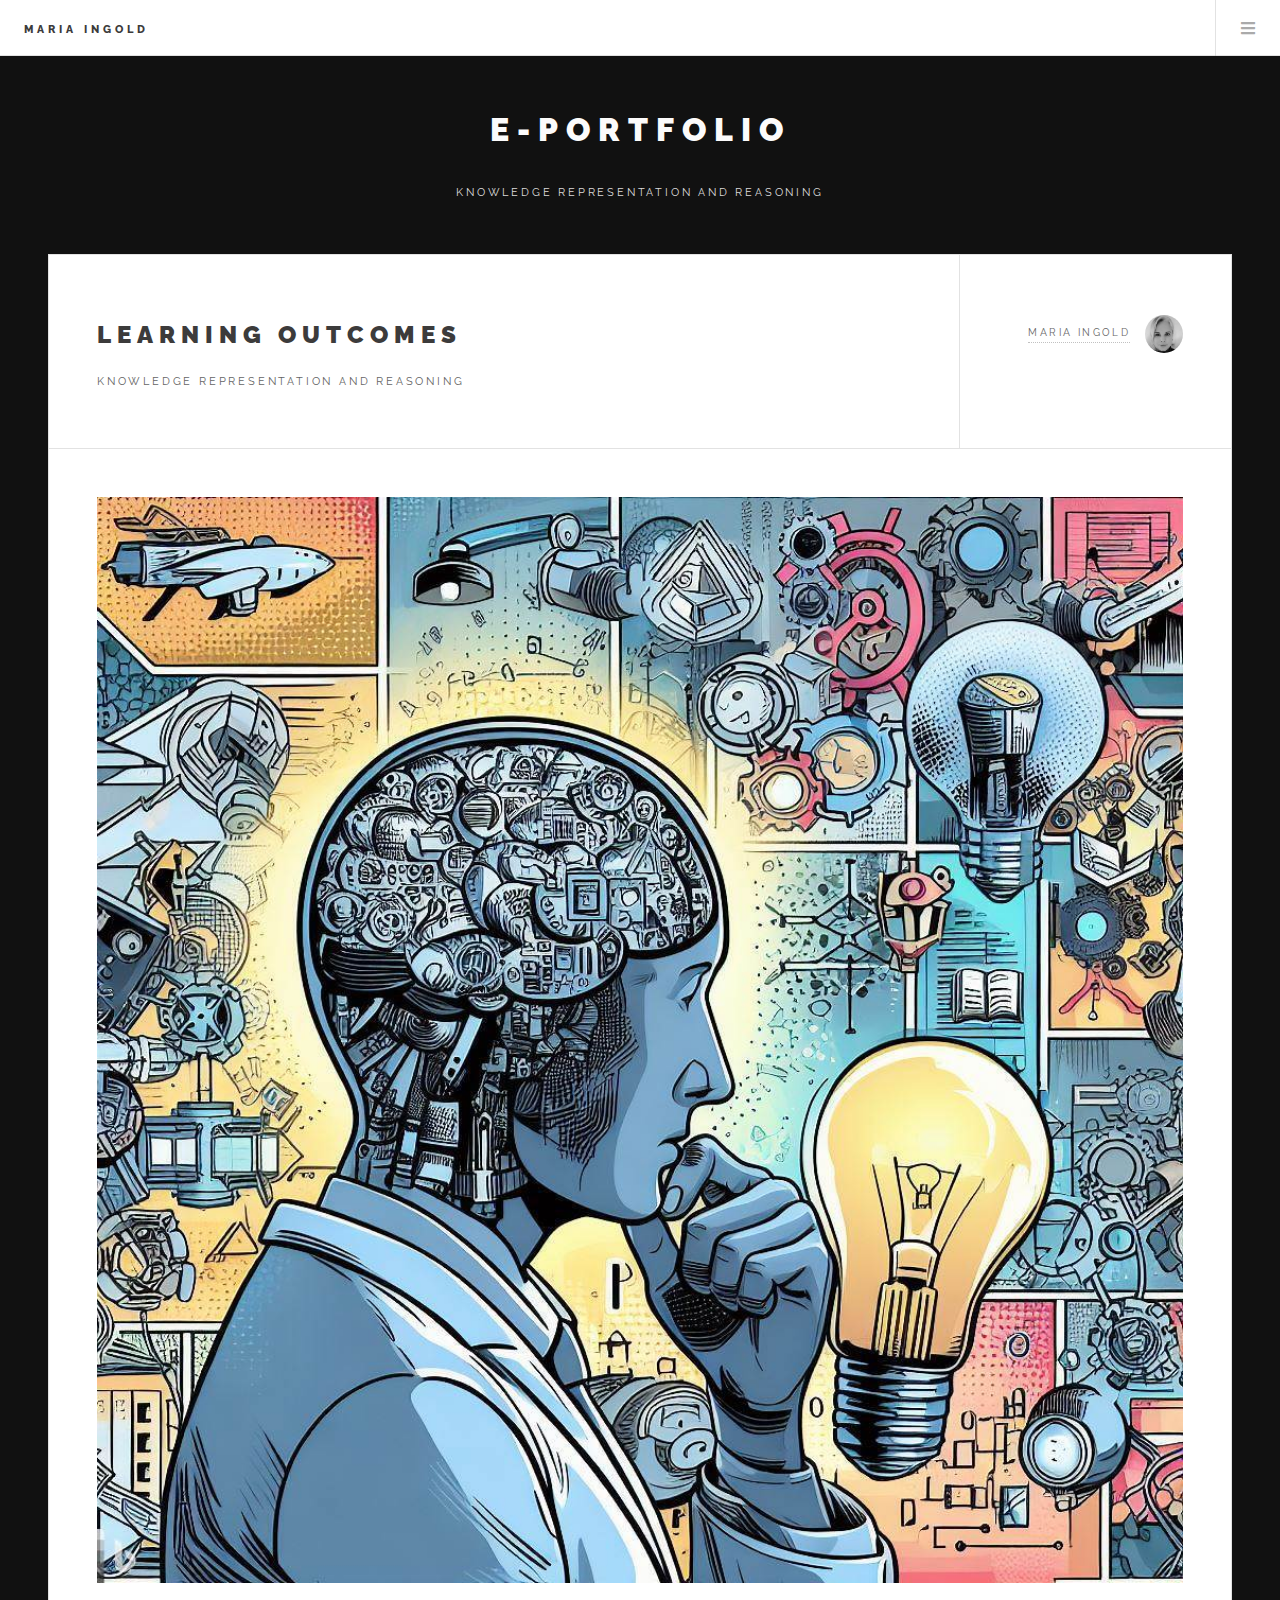
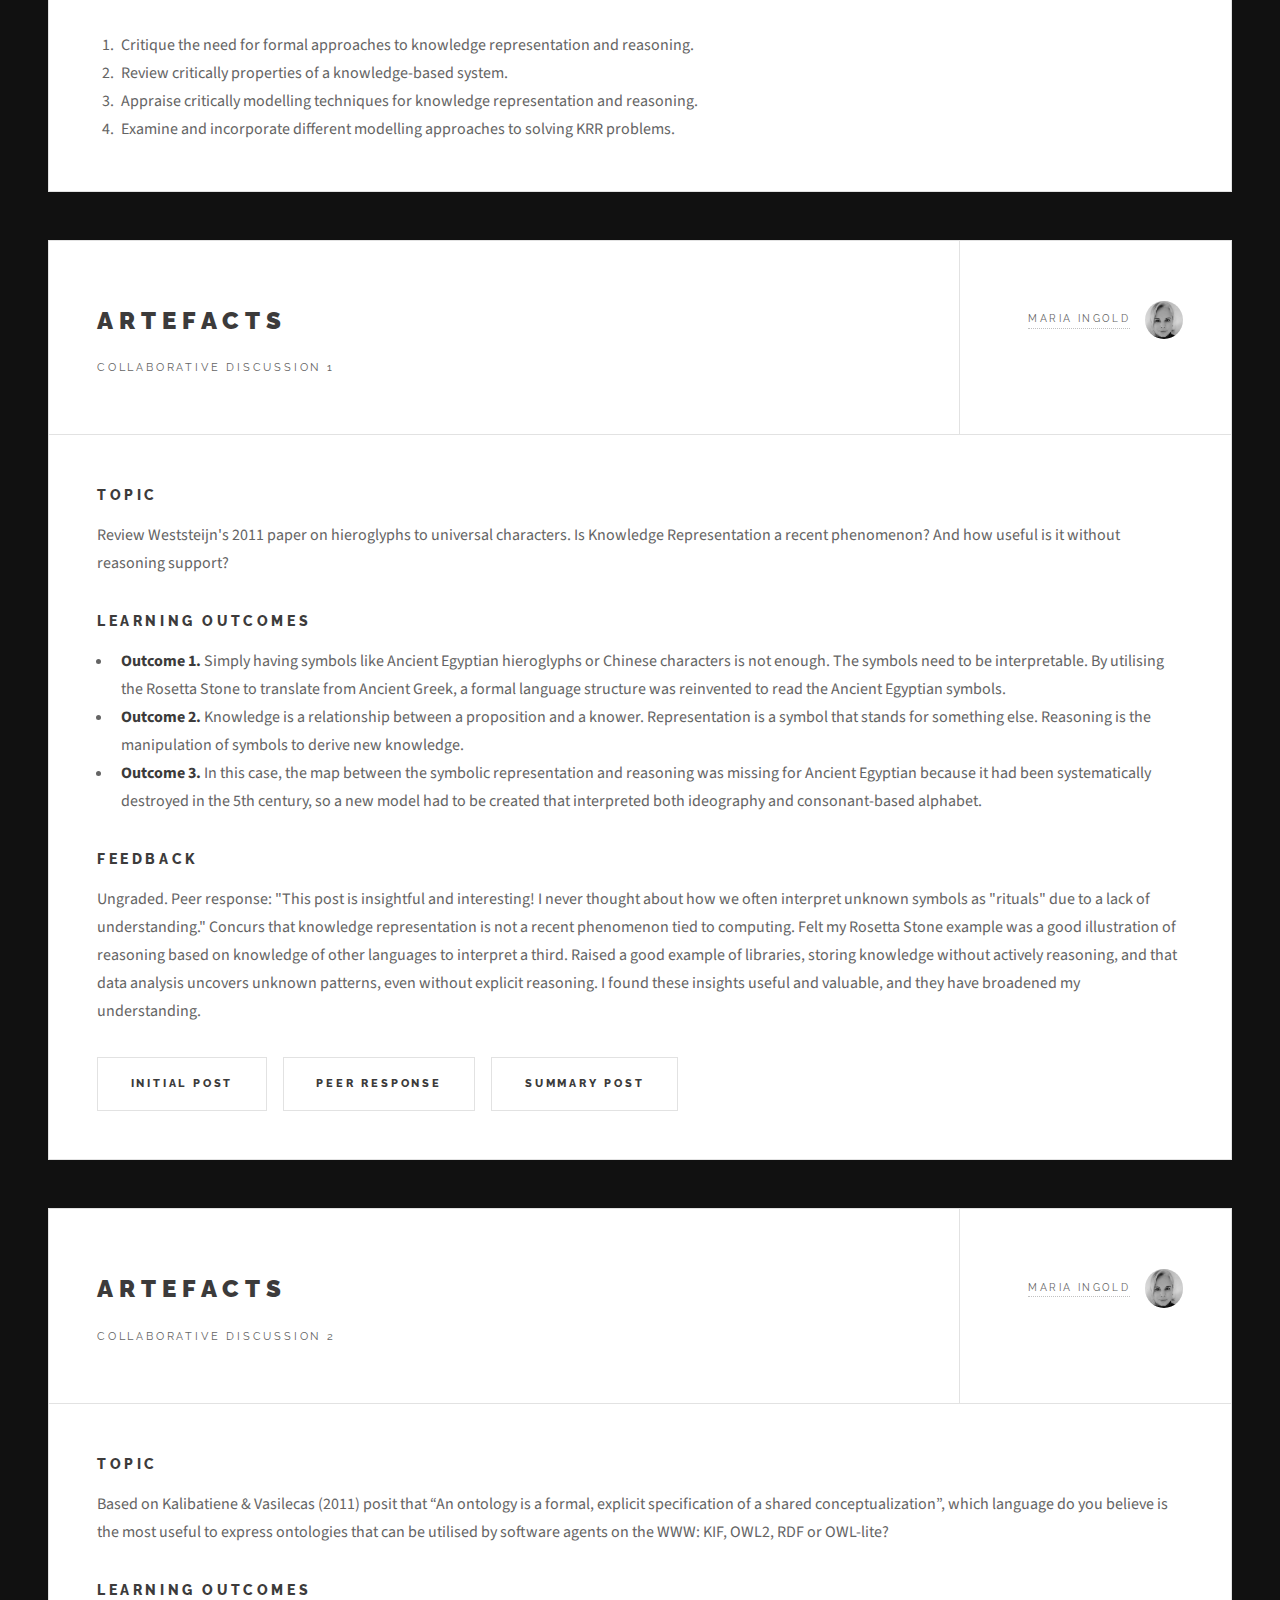
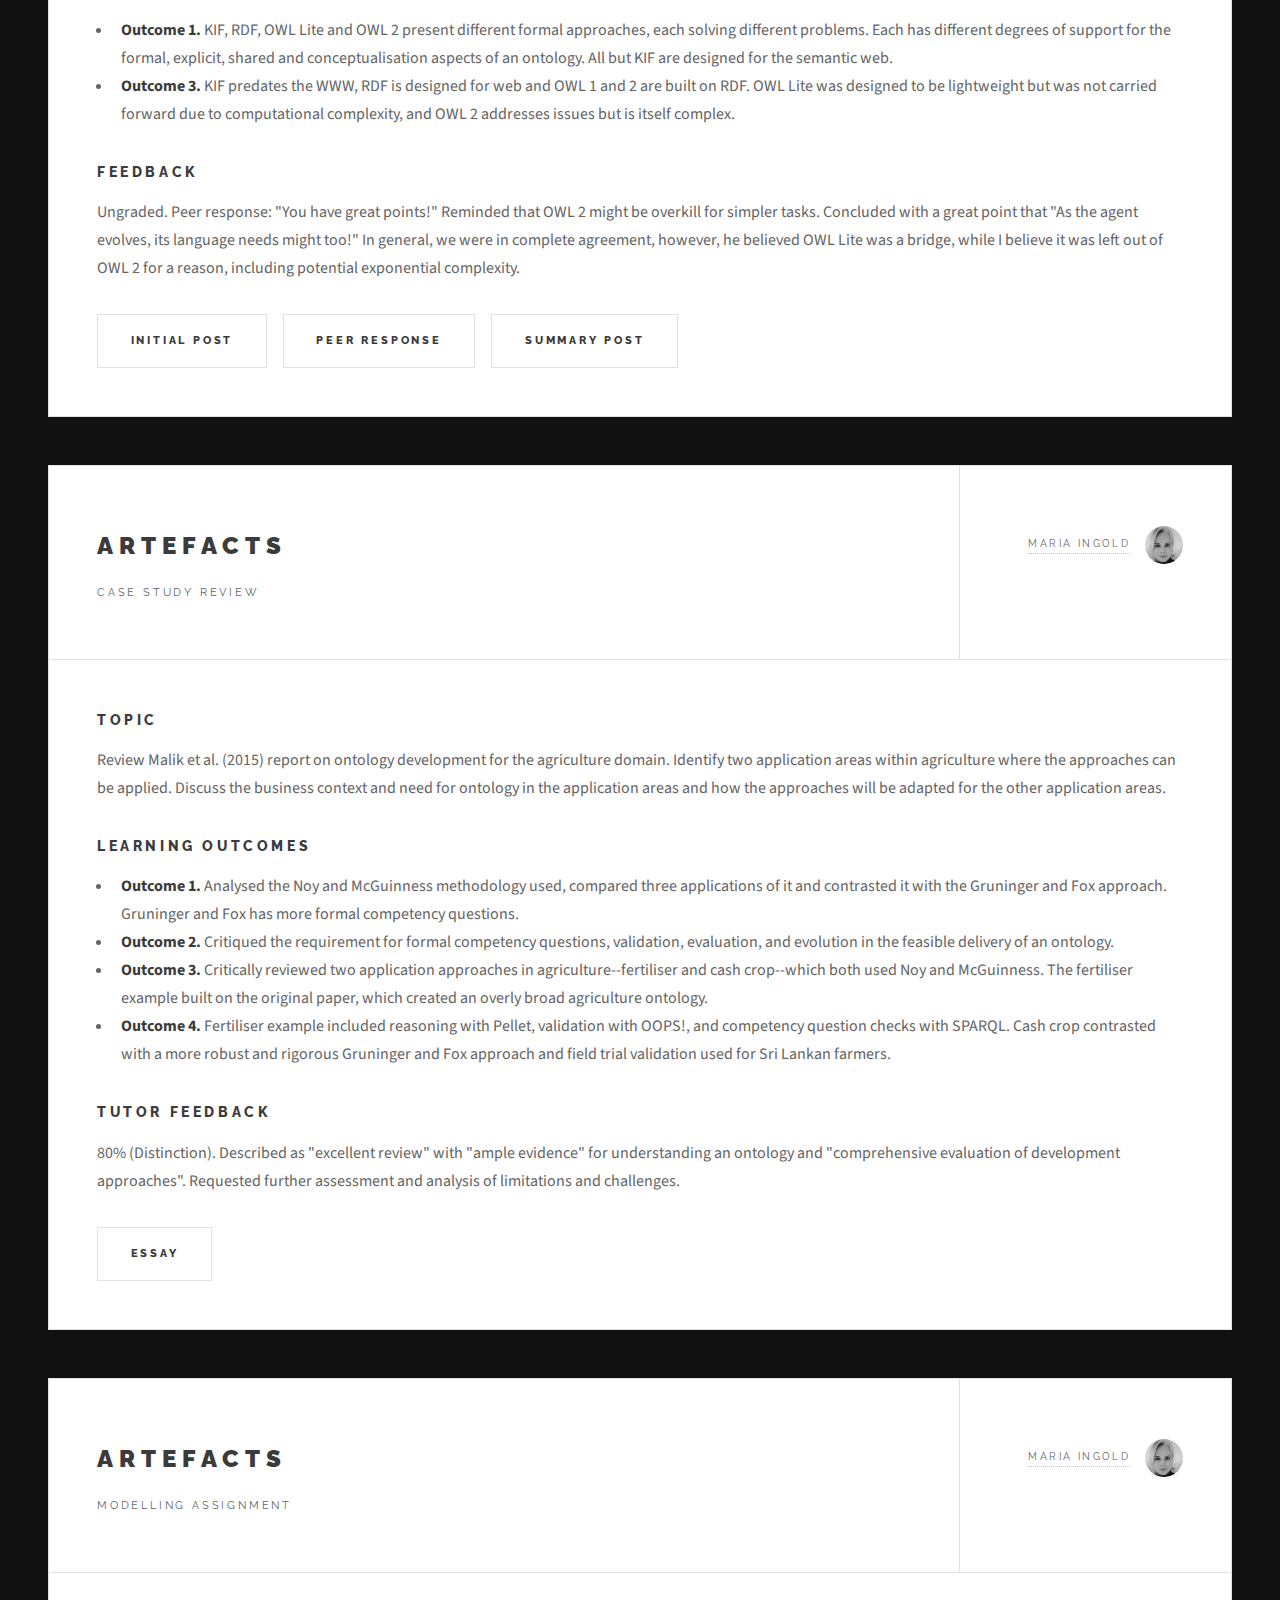
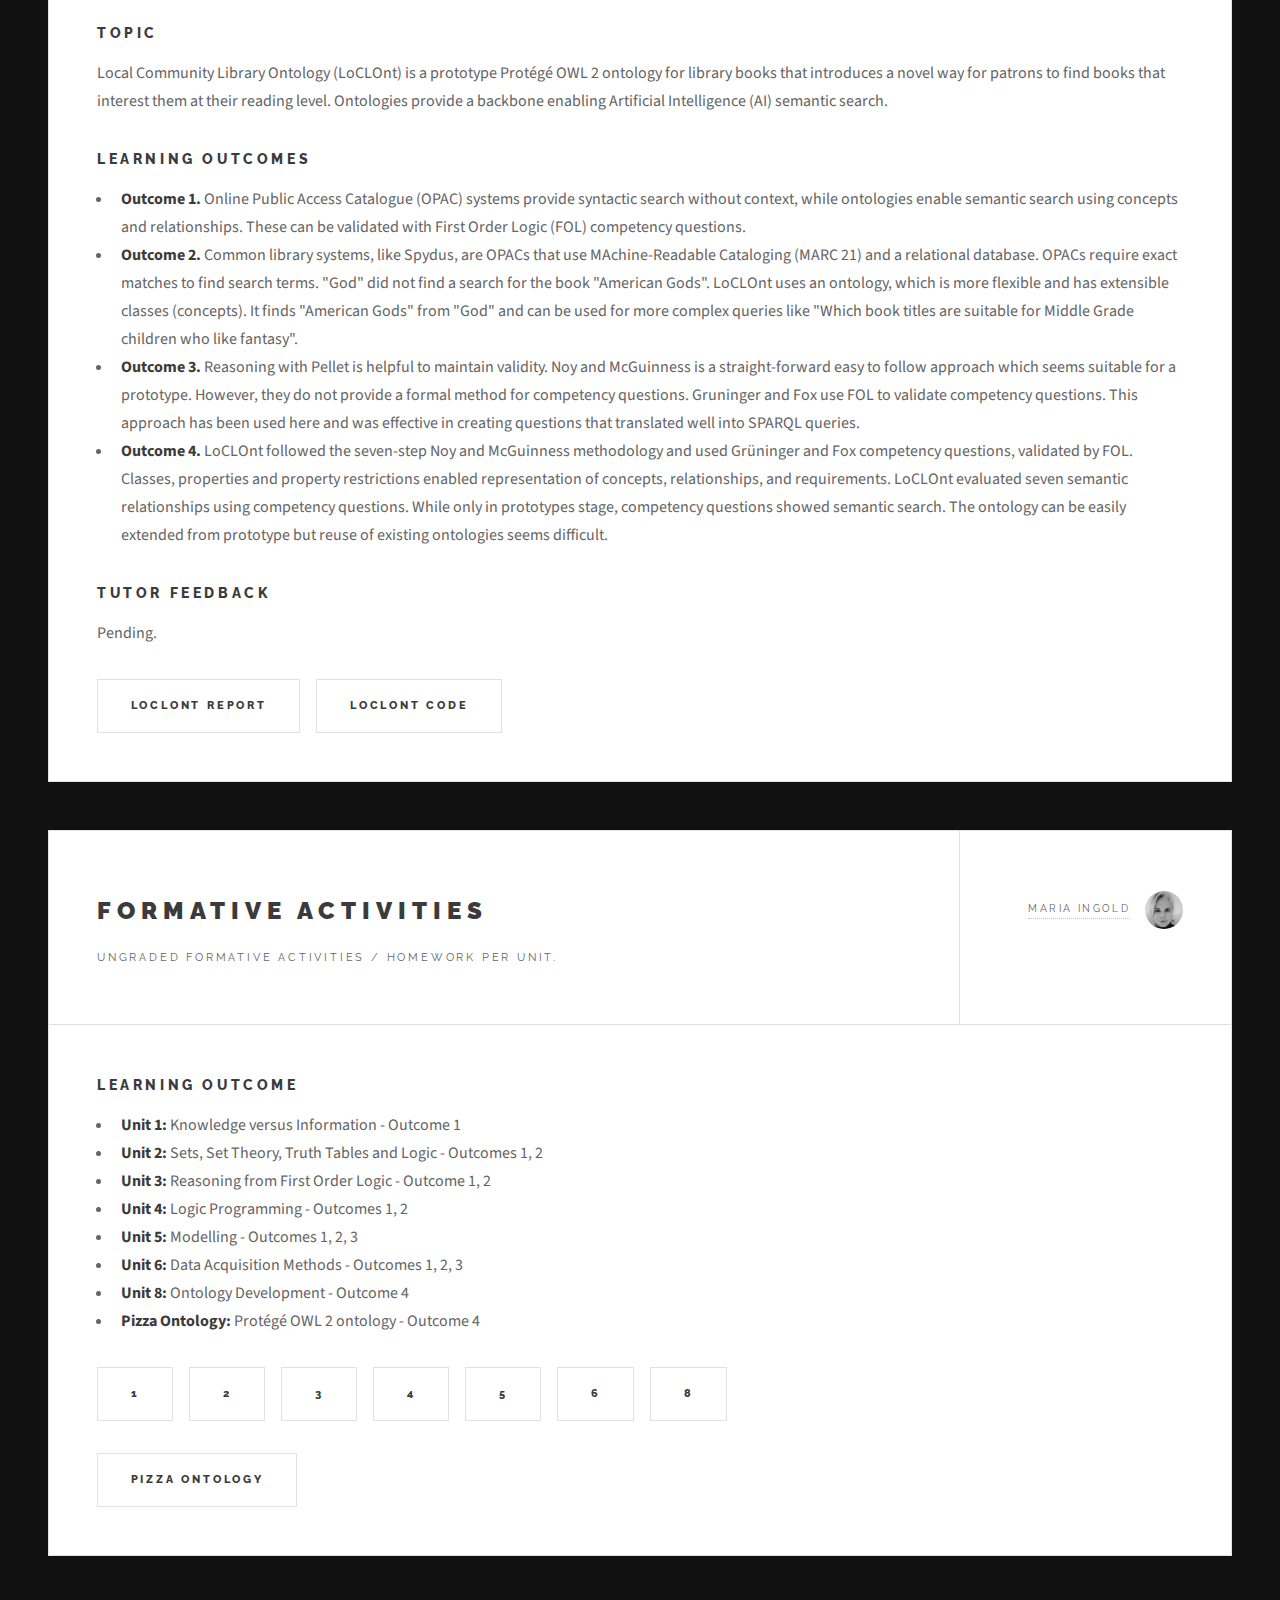
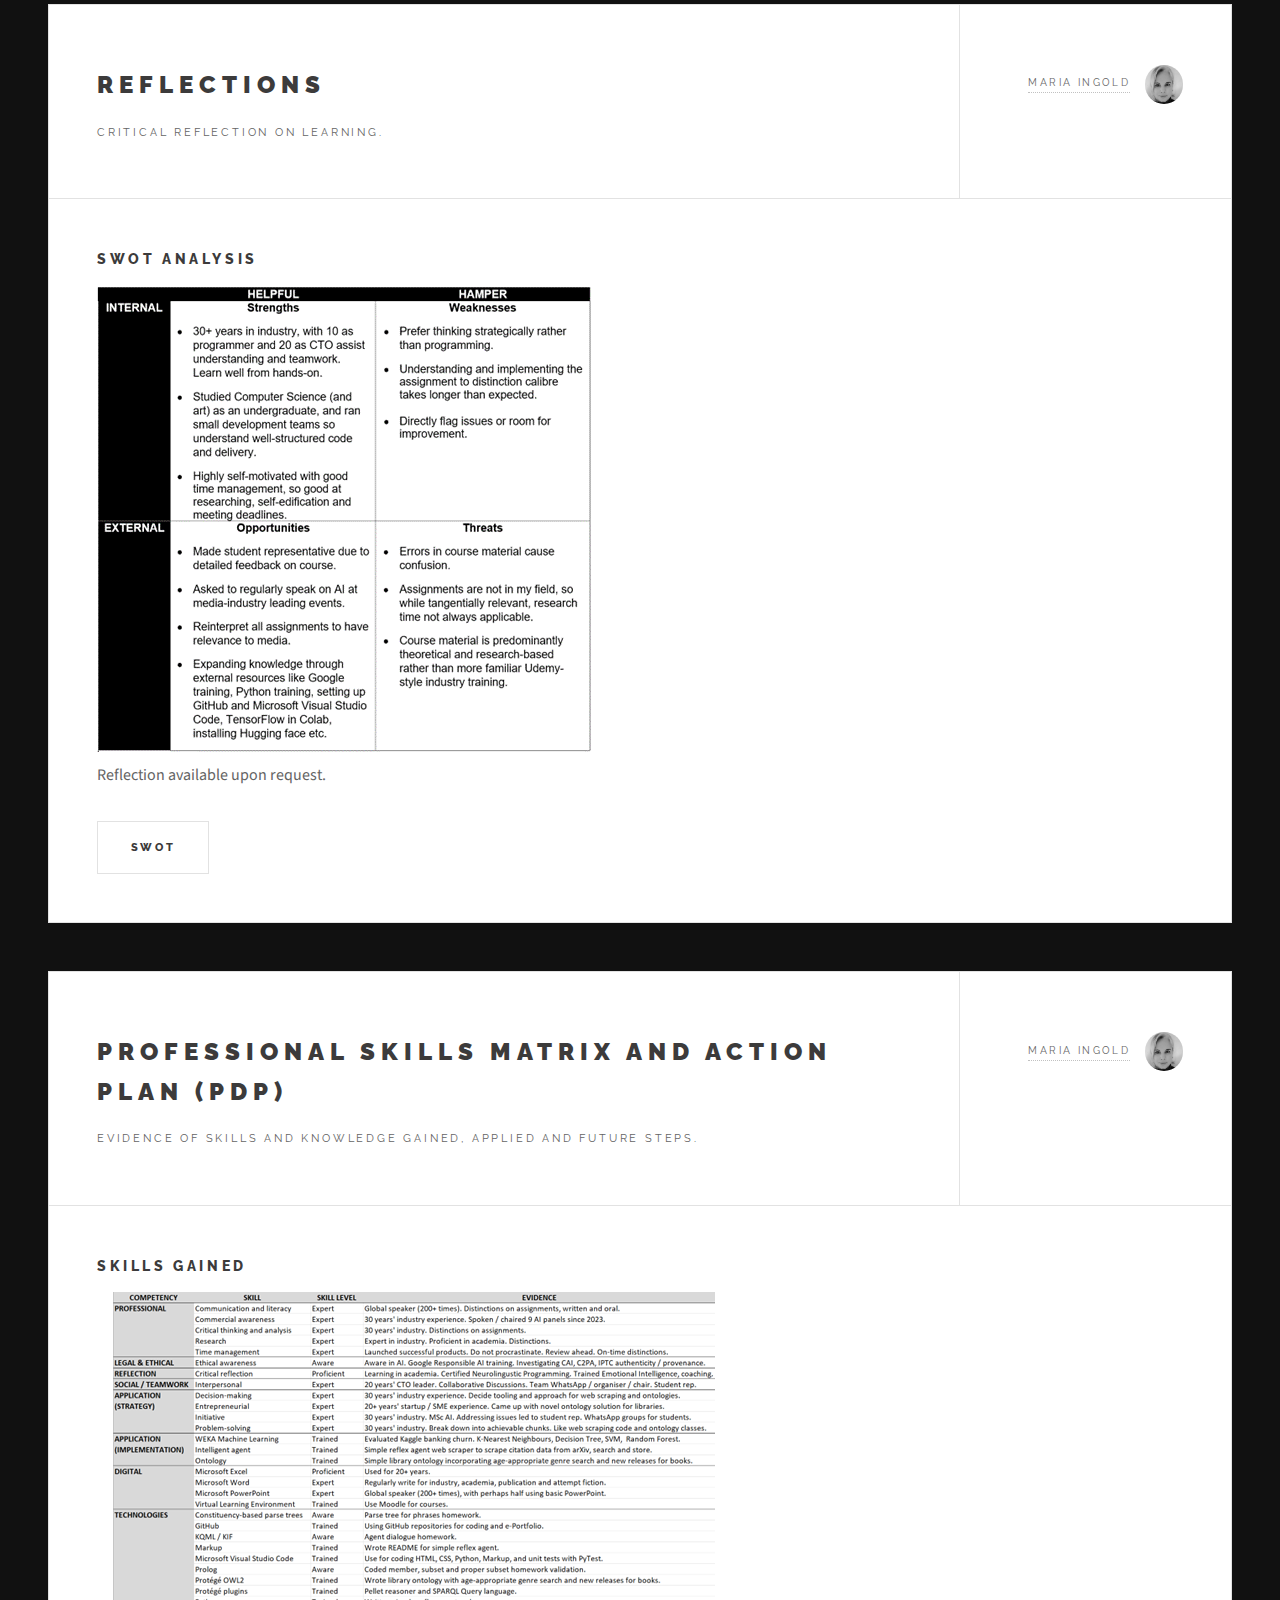
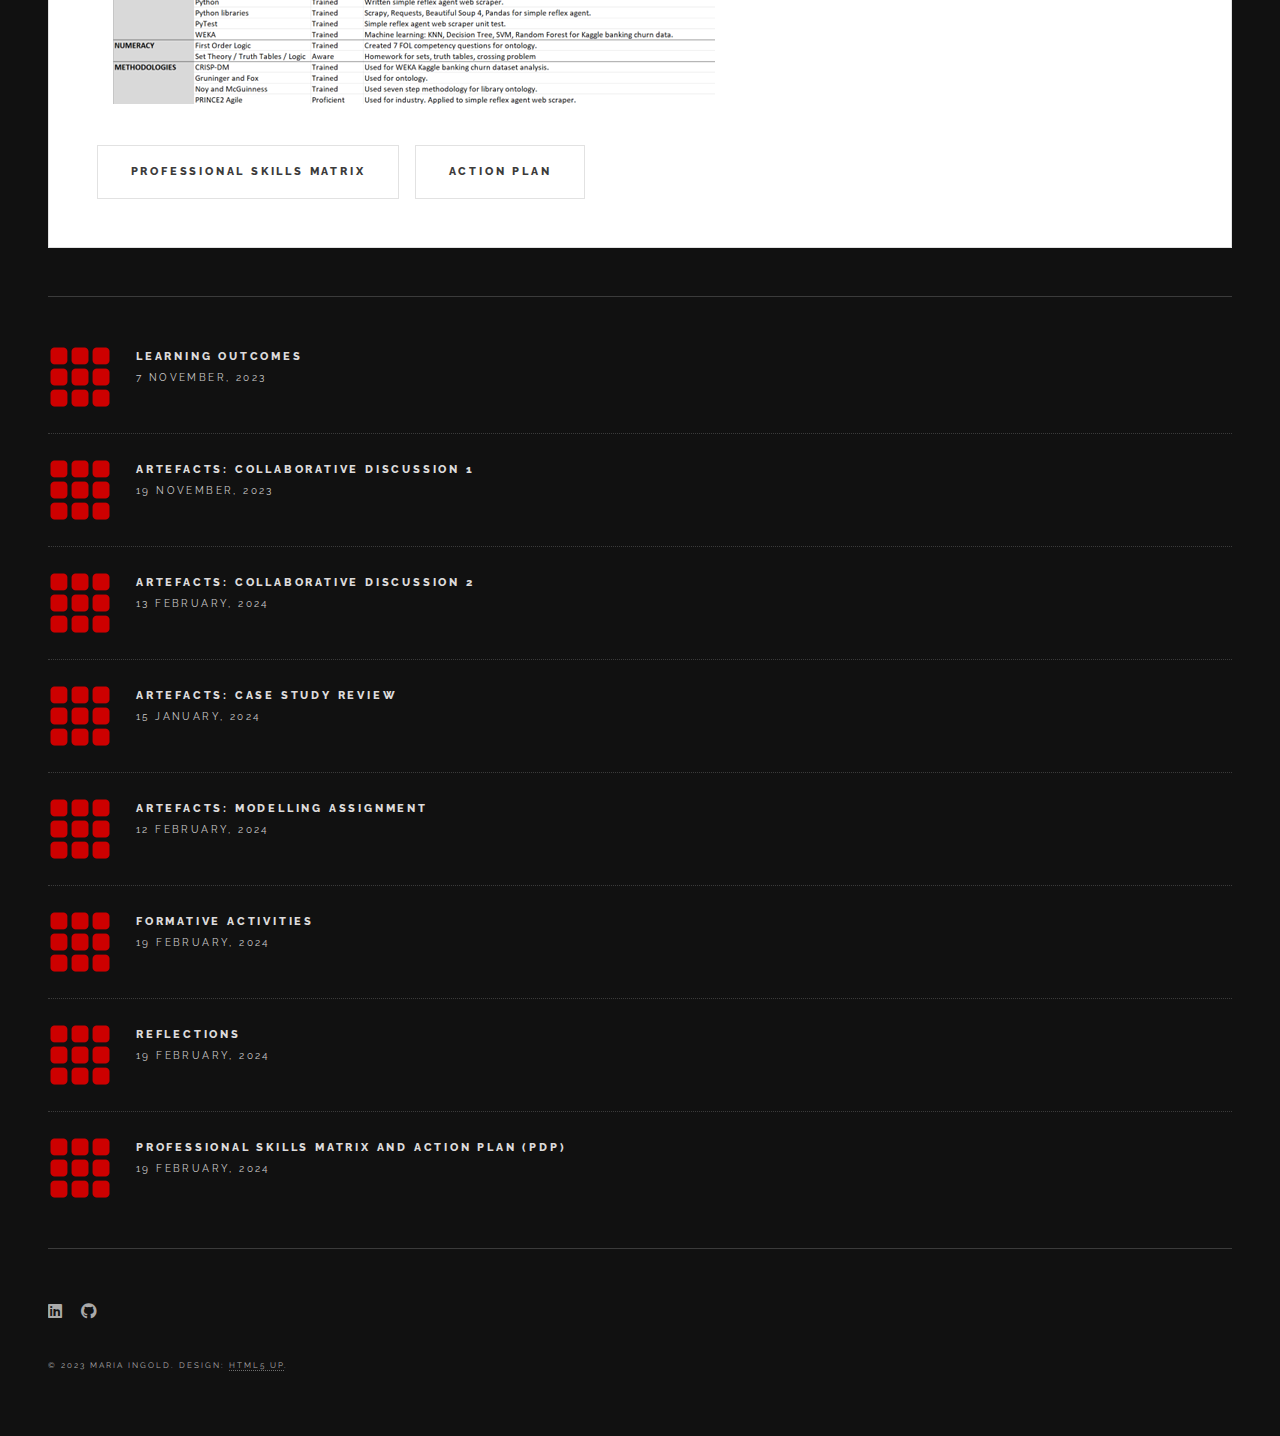
<file: eportfolio-knowledge-rep-reason.html>
<!DOCTYPE HTML>
<!--
	Future Imperfect by HTML5 UP
	html5up.net | @ajlkn
	Free for personal and commercial use under the CCA 3.0 license (html5up.net/license)
	Modified for e-Portfolio by Maria Ingold
-->
<html>
	<head>
		<title>Knowledge Representation and Reasoning</title>
		<meta charset="utf-8" />
		<meta name="viewport" content="width=device-width, initial-scale=1, user-scalable=no" />
		<link rel="stylesheet" href="assets/css/main.css" />
	</head>
	<body class="is-preload">

		<!-- Wrapper -->
			<div id="wrapper">

				<!-- Header -->
					<header id="header">
						<h1><a href="index.html">Maria Ingold</a></h1>
						<nav class="main">
							<ul>		
								<li class="menu">
									<a class="fa-bars" href="#menu">Menu</a>
								</li>
							</ul>
						</nav>
					</header>

				<!-- Menu -->
					<section id="menu">
						<!-- Links -->
							<section>
								<ul class="links">
									<li>
										<a href="index.html">
											<h3>About Maria Ingold</h3>
										</a>
									</li>
									<li>
										<a href="eportfolio-induction.html">
											<h3>Induction</h3>
										</a>
									</li>
									<li>
										<a href="eportfolio-understanding-ai.html">
											<h3>Understanding Artificial Intelligence</h3>
										</a>
									</li>
									<li>
										<a href="eportfolio-intelligent-agents.html">
											<h3>Intelligent Agents</h3>
										</a>
									</li>
									<li>
										<a href="eportfolio-knowledge-rep-reason.html">
											<h3>Knowledge Representation and Reasoning</h3>
										</a>
									</li>
									<li>
										<a href="eportfolio-numerical-analysis.html">
											<h3>Numerical Analysis</h3>
										</a>
									</li>
									<li>
										<a href="index.html">
											<h3>Machine Learning</h3>
										</a>
									</li>
									<li>
										<a href="index.html">
											<h3>Research Methods and Professional Practice</h3>
										</a>
									</li>
									<li>
										<a href="index.html">
											<h3>MSc AI Final Project</h3>
										</a>
									</li>
								</ul>
							</section>
					</section>

				<!-- Main -->
					<div id="main">

						<!-- Post -->
						
							<!-- Learning Outcomes -->
							<section id="outcomes">
								<article class="post">
									<header>
										<div class="title">
											<h2><a href="#outcomes">Learning Outcomes</a></h2>	
											<p>Knowledge Representation and Reasoning</p> 
										</div>
										<div class="meta">
											<a href="#" class="author"><span class="name">Maria Ingold</span><img src="images/MI_avatar.jpg" alt="" /></a>
										</div>
									</header>
									<a href="#" class="image featured"><img src="images/knowledge_rep7.jpg" alt="AI generated with Bing" /></a>
									<ol>
                                        <li>Critique the need for formal approaches to knowledge representation and reasoning.</li>
                                        <li>Review critically properties of a knowledge-based system.</li>
                                        <li>Appraise critically modelling techniques for knowledge representation and reasoning.</li>
                                        <li>Examine and incorporate different modelling approaches to solving KRR problems.</li>
									</ol>
								</article>
							</section>
							
							<!-- Artefacts 1 -->
							<section id="artefacts1">
								<article class="post">
									<header>
										<div class="title">
											<h2><a href="#artefacts1">Artefacts</a></h2>
											<p>Collaborative Discussion 1</p>
										</div>
										<div class="meta">
											<a href="#" class="author"><span class="name">Maria Ingold</span><img src="images/MI_avatar.jpg" alt="" /></a>
										</div>
									</header>
									<h3>Topic</h3>
										<p>Review Weststeijn's 2011 paper on hieroglyphs to universal characters. Is Knowledge Representation a recent phenomenon? And how useful is it without reasoning support?</p>
									<h3>Learning Outcomes</h3>
										<ul>	
											<li><b>Outcome 1.</b> Simply having symbols like Ancient Egyptian hieroglyphs or Chinese characters is not enough. The symbols need to be interpretable. By utilising the Rosetta Stone to translate from Ancient Greek, a formal language structure was reinvented to read the Ancient Egyptian symbols.</li>
											<li><b>Outcome 2.</b> Knowledge is a relationship between a proposition and a knower. Representation is a symbol that stands for something else. Reasoning is the manipulation of symbols to derive new knowledge.</li> 
											<li><b>Outcome 3.</b> In this case, the map between the symbolic representation and reasoning was missing for Ancient Egyptian because it had been systematically destroyed in the 5th century, so a new model had to be created that interpreted both ideography and consonant-based alphabet.</li>
										</ul>
									<h3>Feedback</h3>
										<p>Ungraded. Peer response: "This post is insightful and interesting! I never thought about how we often interpret unknown symbols as "rituals" due to a lack of understanding." Concurs that knowledge representation is not a recent phenomenon tied to computing. Felt my Rosetta Stone example was a good illustration of reasoning based on knowledge of other languages to interpret a third. Raised a good example of libraries, storing knowledge without actively reasoning, and that data analysis uncovers unknown patterns, even without explicit reasoning. I found these insights useful and valuable, and they have broadened my understanding.</p>
									<footer>
										<ul class="actions">
											<li><a href="artefacts/3_KRR_C1Initial_MI23.pdf" class="button large">Initial Post</a></li>
											<li><a href="artefacts/3_KRR_C1PeerResponse_MI24.pdf" class="button large">Peer Response</a></li>
											<li><a href="artefacts/3_KRR_C1SummaryPost_MI24.pdf" class="button large">Summary Post</a></li>
										</ul>
									</footer>
								</article>
							</section>
							
							<!-- Artefacts 4 -->
							<section id="artefacts4">
								<article class="post">
									<header>
										<div class="title">
											<h2><a href="#artefacts4">Artefacts</a></h2>
											<p>Collaborative Discussion 2</p>
										</div>
										<div class="meta">
											<a href="#" class="author"><span class="name">Maria Ingold</span><img src="images/MI_avatar.jpg" alt="" /></a>
										</div>
									</header>
									<h3>Topic</h3>
										<p>Based on Kalibatiene & Vasilecas (2011) posit that “An ontology is a formal, explicit specification of a shared conceptualization”, which language do you believe is the most useful to express ontologies that can be utilised by software agents on the WWW: KIF, OWL2, RDF or OWL-lite?</p>
									<h3>Learning Outcomes</h3>
										<ul>
											<li><b>Outcome 1.</b> KIF, RDF, OWL Lite and OWL 2 present different formal approaches, each solving different problems. Each has different degrees of support for the formal, explicit, shared and conceptualisation aspects of an ontology. All but KIF are designed for the semantic web.</li>											
											<li><b>Outcome 3.</b> KIF predates the WWW, RDF is designed for web and OWL 1 and 2 are built on RDF. OWL Lite was designed to be lightweight but was not carried forward due to computational complexity, and OWL 2 addresses issues but is itself complex.</li>
										</ul>
									<h3>Feedback</h3>
										<p>Ungraded. Peer response: "You have great points!" Reminded that OWL 2 might be overkill for simpler tasks. Concluded with a great point that "As the agent evolves, its language needs might too!" In general, we were in complete agreement, however, he believed OWL Lite was a bridge, while I believe it was left out of OWL 2 for a reason, including potential exponential complexity.</p>
									<footer>
										<ul class="actions">
											<li><a href="artefacts/3_KRR_C2Initial_MI24.pdf" class="button large">Initial Post</a></li>
											<li><a href="artefacts/3_KRR_C2PeerResponse_MI24.pdf" class="button large">Peer Response</a></li>
											<li><a href="artefacts/3_KRR_C2SummaryPost_MI24.pdf" class="button large">Summary Post</a></li>
										</ul>
									</footer>
								</article>
							</section>

							<!-- Artefacts 2 -->
							<section id="artefacts2">
								<article class="post">
									<header>
										<div class="title">
											<h2><a href="#artefacts2">Artefacts</a></h2>
											<p>Case Study Review</p>
										</div>
										<div class="meta">
											<a href="#" class="author"><span class="name">Maria Ingold</span><img src="images/MI_avatar.jpg" alt="" /></a>
										</div>
									</header>
									<h3>Topic</h3>
										<p>Review Malik et al. (2015) report on ontology development for the agriculture domain. Identify two application areas within agriculture where the approaches can be applied. Discuss the business context and need for ontology in the application areas and how the approaches will be adapted for the other application areas.</p>
									<h3>Learning Outcomes</h3>
										<ul>
											<li><b>Outcome 1.</b> Analysed the Noy and McGuinness methodology used, compared three applications of it and contrasted it with the Gruninger and Fox approach. Gruninger and Fox has more formal competency questions.</li> 
											<li><b>Outcome 2.</b> Critiqued the requirement for formal competency questions, validation, evaluation, and evolution in the feasible delivery of an ontology.</li>
											<li><b>Outcome 3.</b> Critically reviewed two application approaches in agriculture--fertiliser and cash crop--which both used Noy and McGuinness. The fertiliser example built on the original paper, which created an overly broad agriculture ontology.</li>
											<li><b>Outcome 4.</b> Fertiliser example included reasoning with Pellet, validation with OOPS!, and competency question checks with SPARQL. Cash crop contrasted with a more robust and rigorous Gruninger and Fox approach and field trial validation used for Sri Lankan farmers.</li>
										</ul>
									<h3>Tutor Feedback</h3>
										<p>80% (Distinction). Described as "excellent review" with "ample evidence" for understanding an ontology and "comprehensive evaluation of development approaches". Requested further assessment and analysis of limitations and challenges.</p>
									<footer>
										<ul class="actions">
											<li><a href="artefacts/3_KRR_CaseStudyReview_MI24.pdf" class="button large">Essay</a></li>
										</ul>
									</footer>
								</article>
							</section>
							
							<!-- Artefacts 3 -->
							<section id="artefacts3">
								<article class="post">
									<header>
										<div class="title">
											<h2><a href="#artefacts3">Artefacts</a></h2>
											<p>Modelling Assignment</p>
										</div>
										<div class="meta">
											<a href="#" class="author"><span class="name">Maria Ingold</span><img src="images/MI_avatar.jpg" alt="" /></a>
										</div>
									</header>
									<h3>Topic</h3>
										<p>Local Community Library Ontology (LoCLOnt) is a prototype Protégé OWL 2 ontology for library books that introduces a novel way for patrons to find books that interest them at their reading level. Ontologies provide a backbone enabling Artificial Intelligence (AI) semantic search.</p>
									<h3>Learning Outcomes</h3>
										<ul>
											<li><b>Outcome 1.</b> Online Public Access Catalogue (OPAC) systems provide syntactic search without context, while ontologies enable semantic search using concepts and relationships. These can be validated with First Order Logic (FOL) competency questions.</li> 
											<li><b>Outcome 2.</b> Common library systems, like Spydus, are OPACs that use MAchine-Readable Cataloging (MARC 21) and a relational database. OPACs require exact matches to find search terms. "God" did not find a search for the book "American Gods". LoCLOnt uses an ontology, which is more flexible and has extensible classes (concepts). It finds "American Gods" from "God" and can be used for more complex queries like "Which book titles are suitable for Middle Grade children who like fantasy".</li>
											<li><b>Outcome 3.</b> Reasoning with Pellet is helpful to maintain validity. Noy and McGuinness is a straight-forward easy to follow approach which seems suitable for a prototype. However, they do not provide a formal method for competency questions. Gruninger and Fox use FOL to validate competency questions. This approach has been used here and was effective in creating questions that translated well into SPARQL queries.</li>
											<li><b>Outcome 4.</b> LoCLOnt followed the seven-step Noy and McGuinness methodology and used Grüninger and Fox competency questions, validated by FOL. Classes, properties and property restrictions enabled representation of concepts, relationships, and requirements. LoCLOnt evaluated seven semantic relationships using competency questions. While only in prototypes stage, competency questions showed semantic search. The ontology can be easily extended from prototype but reuse of existing ontologies seems difficult.</li>
										</ul>
									<h3>Tutor Feedback</h3>
										<p>Pending.</p>
									<footer>
										<ul class="actions">
											<li><a href="artefacts/3_KRR_ModellingReport_MI24.pdf" class="button large">LoCLOnt Report</a></li>
											<li><a href="https://github.com/mariaingold/LoCLOnt" class="button large">LoCLOnt Code</a></li>
										</ul>
									</footer>
								</article>
							</section>

							<!-- Formative Activities -->
							<section id="formative">
								<article class="post">
									<header>
										<div class="title">
											<h2><a href="#formative">Formative Activities</a></h2>	
											<p>Ungraded formative activities / homework per unit.</p>	
										</div>
										<div class="meta">
											<a href="#" class="author"><span class="name">Maria Ingold</span><img src="images/MI_avatar.jpg" alt="" /></a>
										</div>
									</header>
									<h3>Learning Outcome</h3>
									<ul>
										<li><b>Unit 1:</b> Knowledge versus Information - Outcome 1</li>
										<li><b>Unit 2:</b> Sets, Set Theory, Truth Tables and Logic - Outcomes 1, 2</li>
										<li><b>Unit 3:</b> Reasoning from First Order Logic - Outcome 1, 2</li>
										<li><b>Unit 4:</b> Logic Programming - Outcomes 1, 2</li>
										<li><b>Unit 5:</b> Modelling - Outcomes 1, 2, 3</li>
										<li><b>Unit 6:</b> Data Acquisition Methods - Outcomes 1, 2, 3</li>
										<li><b>Unit 8:</b> Ontology Development - Outcome 4</li>
										<li><b>Pizza Ontology:</b> Protégé OWL 2 ontology - Outcome 4</li>
									</ul>
									<footer>
										<ul class="actions">
											<li><a href="artefacts/3_KRR_Homework_Unit1.pdf" class="button large">1</a></li>
											<li><a href="artefacts/3_KRR_Homework_Unit2.pdf" class="button large">2</a></li>
											<li><a href="artefacts/3_KRR_Homework_Unit3.pdf" class="button large">3</a></li>
											<li><a href="artefacts/3_KRR_Homework_Unit4.pdf" class="button large">4</a></li>
											<li><a href="artefacts/3_KRR_Homework_Unit5.pdf" class="button large">5</a></li>
											<li><a href="artefacts/3_KRR_Homework_Unit6.pdf" class="button large">6</a></li>
											<li><a href="artefacts/3_KRR_Homework_Unit8.pdf" class="button large">8</a></li>
										</ul>
									</footer>
									<footer>
										<ul class="actions">
											<li><a href="https://github.com/mariaingold/PizzaOntology" class="button large">Pizza Ontology</a></li>

										</ul>
									</footer>
								</article>
							</section>							
							
							<!-- Reflections -->
							<section id="reflections">
								<article class="post">
									<header>
										<div class="title">
											<h2><a href="#reflections">Reflections</a></h2>	
											<p>Critical reflection on learning.</p>	
										</div>
										<div class="meta">
											<a href="#" class="author"><span class="name">Maria Ingold</span><img src="images/MI_avatar.jpg" alt="" /></a>
										</div>
									</header>
									<h3>SWOT Analysis</h3>
									<img src="images//SWOT.png" alt="SWOT" />
									<p>Reflection available upon request.</p>
									<footer>
										<ul class="actions">
											<li><a href="artefacts/SWOT_Analysis_MI_20240219.pdf" class="button large">SWOT</a></li>
										</ul>
									</footer>
								</article>
							</section>

							<!-- Professional Skills Matrix and Action Plan -->
							<section id="skills">
								<article class="post">
									<header>
										<div class="title">
											<h2><a href="#skills">Professional Skills Matrix and Action Plan (PDP)</a></h2>	
											<p>Evidence of skills and knowledge gained, applied and future steps.</p>
										</div>
										<div class="meta">
											<a href="#" class="author"><span class="name">Maria Ingold</span><img src="images/MI_avatar.jpg" alt="" /></a>
										</div>
									</header>
									<h3>Skills Gained</h3>
										<ul>	
											<img src="images//SkillsMatrix.png" alt="Skills MatrixT" />
										</ul>				
									<footer>
										<ul class="actions">
											<li><a href="artefacts/ProfessionalSkillsMatrix_MI_20240215.xlsx" class="button large">Professional Skills Matrix</a></li>
											<li><a href="artefacts/PersonalDevelopmentPlan_MI_20240218.xlsx" class="button large">Action Plan</a></li>
										</ul>
									</footer>
								</article>
							</section>
					</div>

				<!-- Sidebar -->
					<section id="sidebar">

						<!-- Intro -->
							<section id="intro">
								<header>
									<h2>e-Portfolio</h2>
									<p>Knowledge Representation and Reasoning</p>
								</header>
							</section>

						<!-- Posts List -->
							<section>
								<ul class="posts">
									<li>
										<article>
											<header>
												<h3><a href="#outcomes">Learning Outcomes</a></h3>
												<time class="published" datetime="2023-11-07">7 November, 2023</time>
											</header>
											<a href="#outcomes" class="image"><img src="images/portfolio.png" alt="" /></a>
										</article>
									</li>
									<li>
										<article>
											<header>
												<h3><a href="#artefacts1">Artefacts: Collaborative Discussion 1</a></h3>
												<time class="published" datetime="2023-11-19">19 November, 2023</time>
											</header>
											<a href="#artefacts1" class="image"><img src="images/portfolio.png" alt="" /></a>
										</article>
									</li>
									<li>
										<article>
											<header>
												<h3><a href="#artefacts4">Artefacts: Collaborative Discussion 2</a></h3>
												<time class="published" datetime="2024-02-13">13 February, 2024</time>
											</header>
											<a href="#artefacts1" class="image"><img src="images/portfolio.png" alt="" /></a>
										</article>
									</li>
									<li>
										<article>
											<header>
												<h3><a href="#artefacts2">Artefacts: Case Study Review</a></h3>
												<time class="published" datetime="2024-01-15">15 January, 2024</time>
											</header>
											<a href="#artefacts2" class="image"><img src="images/portfolio.png" alt="" /></a>
										</article>
									</li>
									<li>
									<article>
										<header>
											<h3><a href="#artefacts3">Artefacts: Modelling Assignment</a></h3>
											<time class="published" datetime="2024-02-12">12 February, 2024</time>
										</header>
										<a href="#artefacts3" class="image"><img src="images/portfolio.png" alt="" /></a>
									</article>
									</li>
									<li>
										<article>
											<header>
												<h3><a href="#formative">Formative Activities</a></h3>
												<time class="published" datetime="2024-02-19">19 February, 2024</time>
											</header>
											<a href="#formative" class="image"><img src="images/portfolio.png" alt="" /></a>
										</article>
									</li>									
									<li>
										<article>
											<header>
												<h3><a href="#reflections">Reflections</a></h3>
												<time class="published" datetime="2023-02-19">19 February, 2024</time>
											</header>
											<a href="#reflections" class="image"><img src="images/portfolio.png" alt="" /></a>
										</article>
									</li>
									<li>
										<article>
											<header>
												<h3><a href="#skills">Professional Skills Matrix and Action Plan (PDP)</a></h3>
												<time class="published" datetime="2024-02-19">19 February, 2024</time>
											</header>
											<a href="#skills" class="image"><img src="images/portfolio.png" alt="" /></a>
										</article>
									</li>
								</ul>
							</section>

						<!-- Footer -->
							<section id="footer">
								<ul class="icons">
									<li><a href="https://www.linkedin.com/in/mariaingold/" class="icon brands fa-linkedin"><span class="label">LinkedIn</span></a></li>
									<li><a href="https://github.com/mariaingold" class="icon brands fa-github"><span class="label">Github</span></a></li>
								</ul>
								<p class="copyright">&copy; 2023 MARIA INGOLD. Design: <a href="http://html5up.net">HTML5 UP</a>. </p>
							</section>

					</section>

			</div>

		<!-- Scripts -->
			<script src="assets/js/jquery.min.js"></script>
			<script src="assets/js/browser.min.js"></script>
			<script src="assets/js/breakpoints.min.js"></script>
			<script src="assets/js/util.js"></script>
			<script src="assets/js/main.js"></script>

	</body>
</html>
</file>
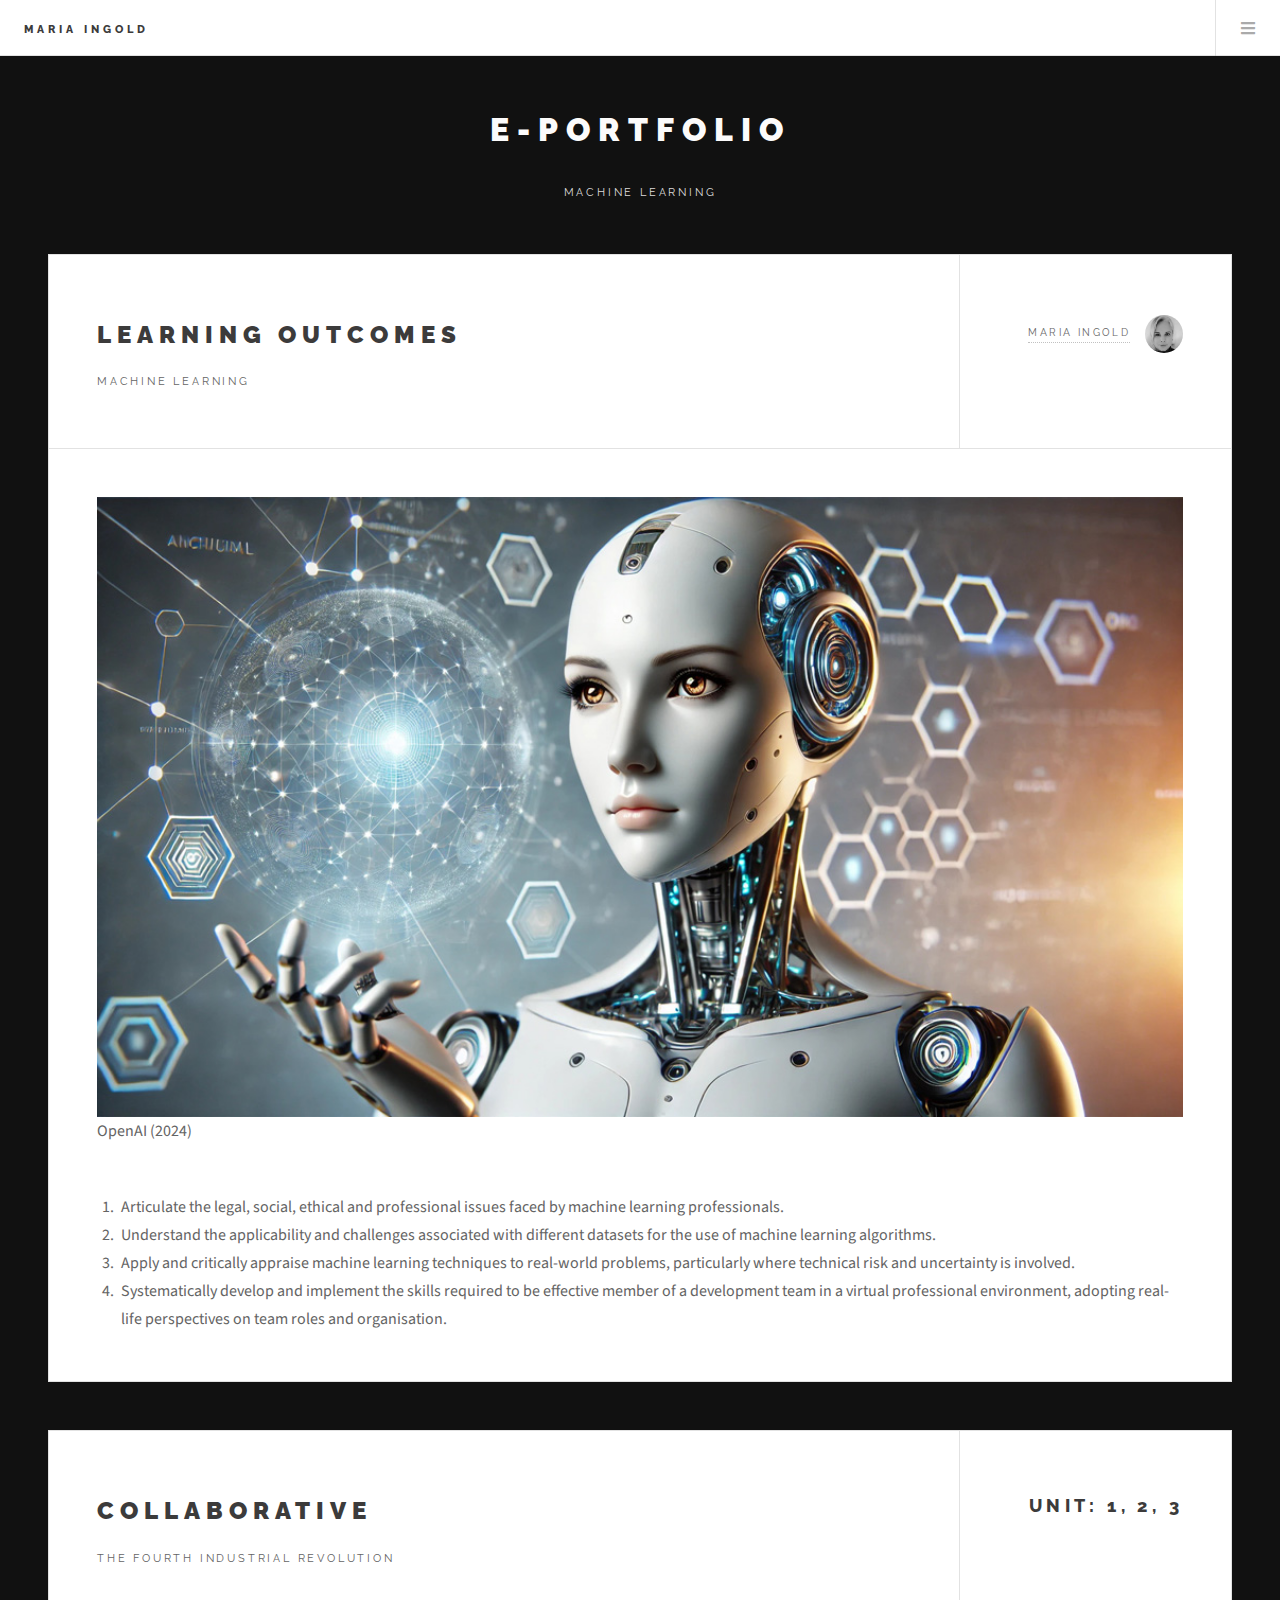
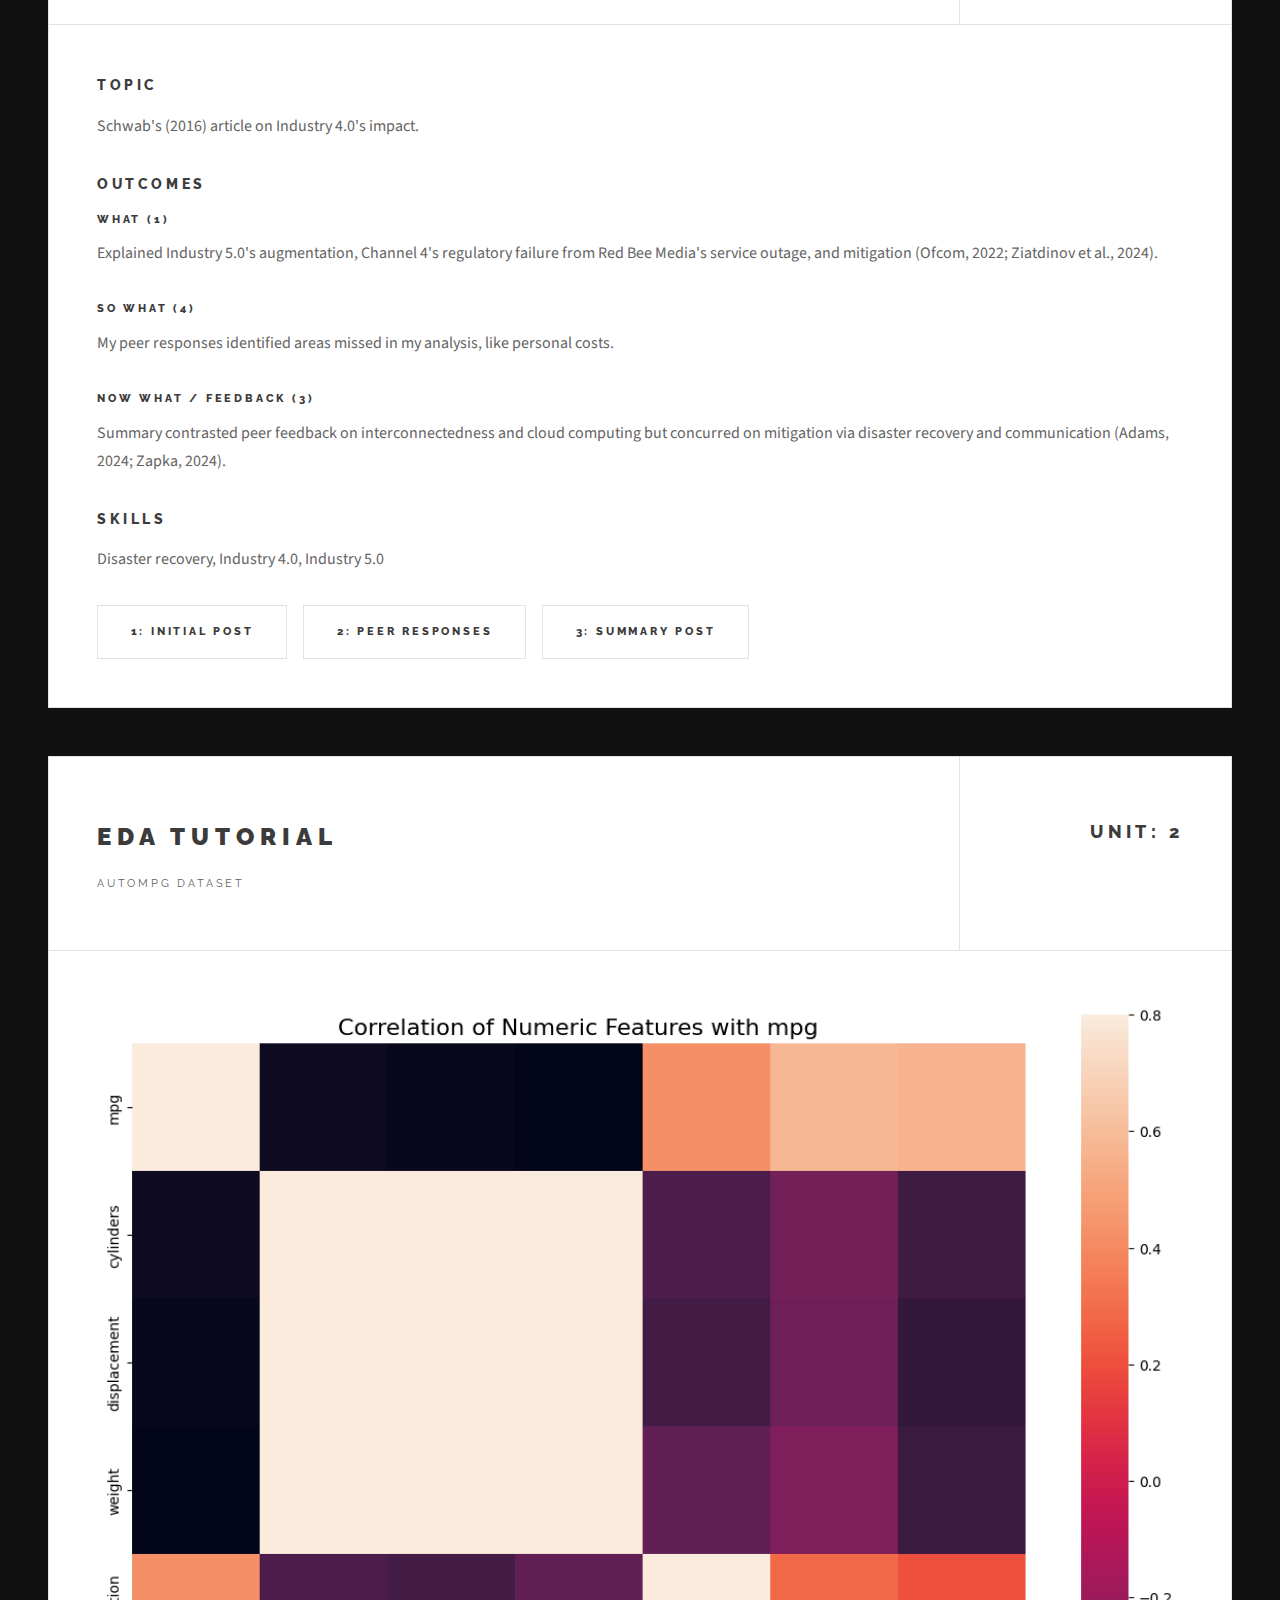
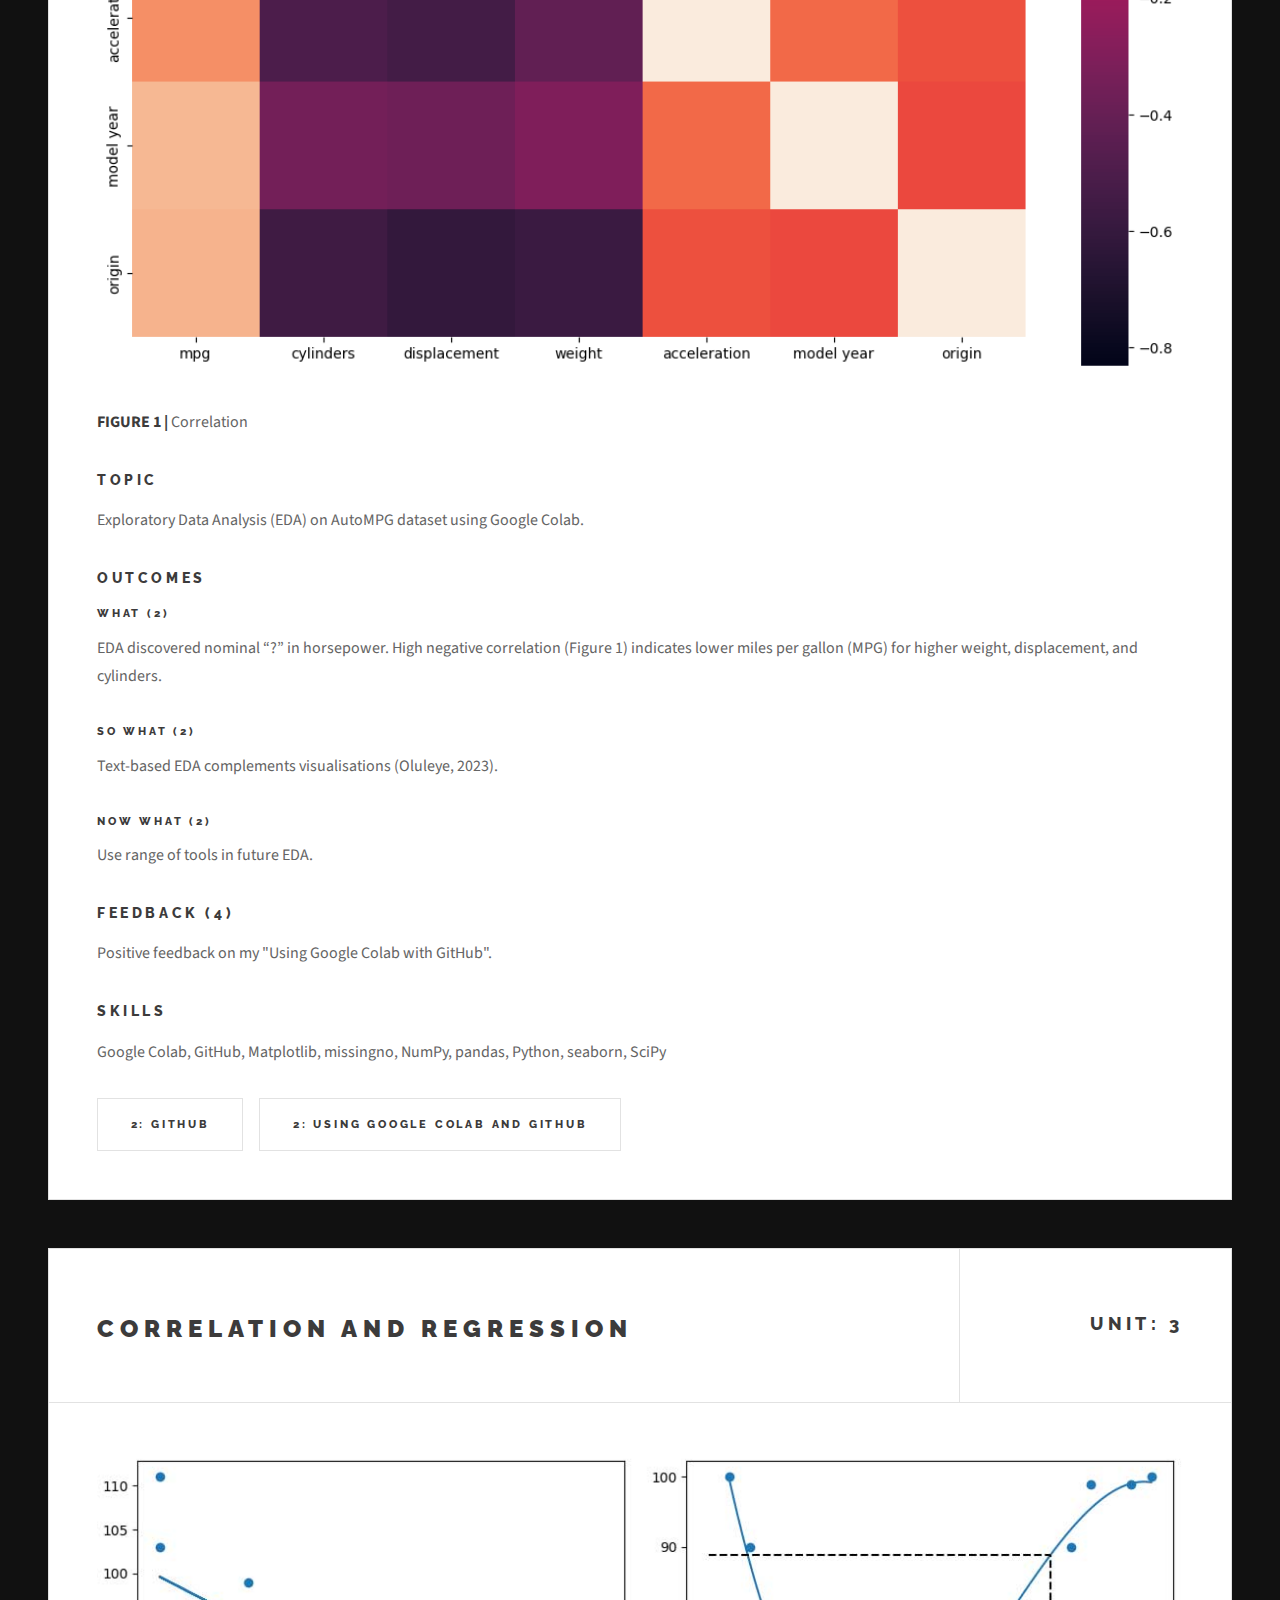
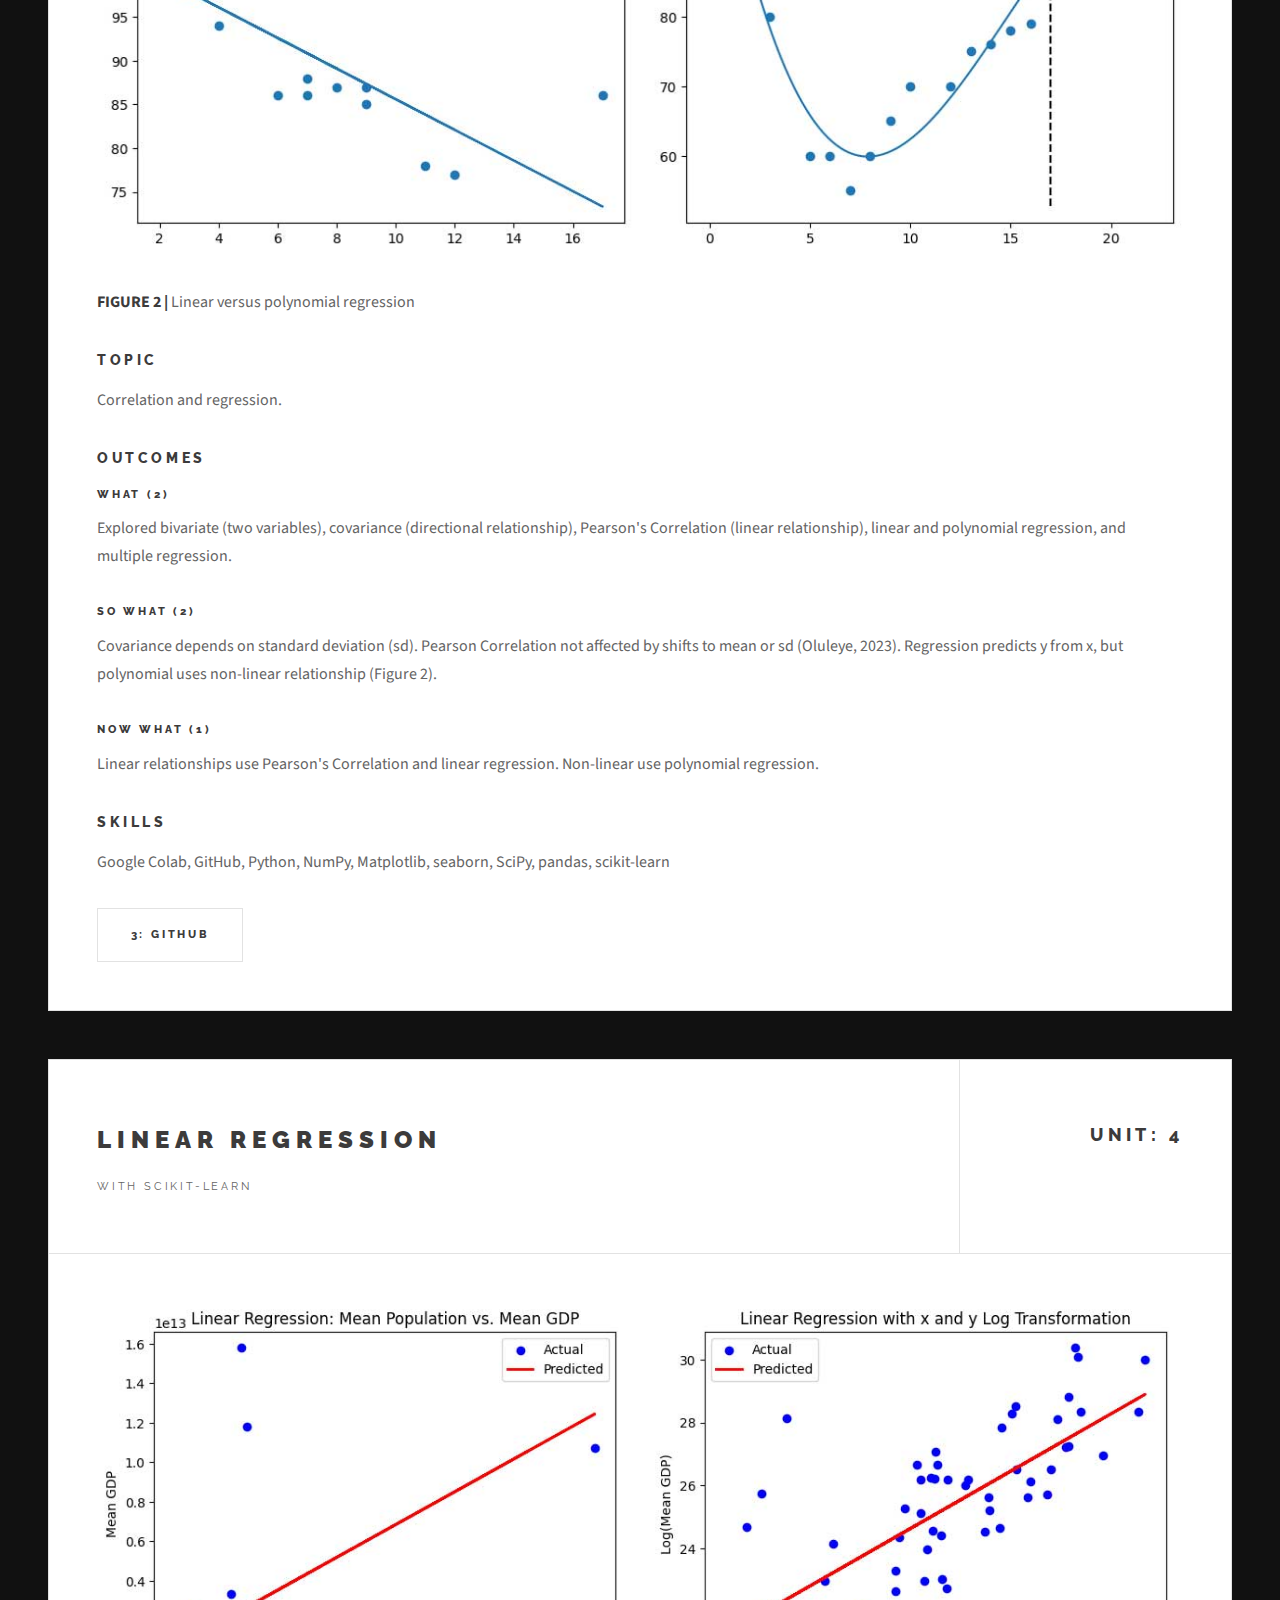
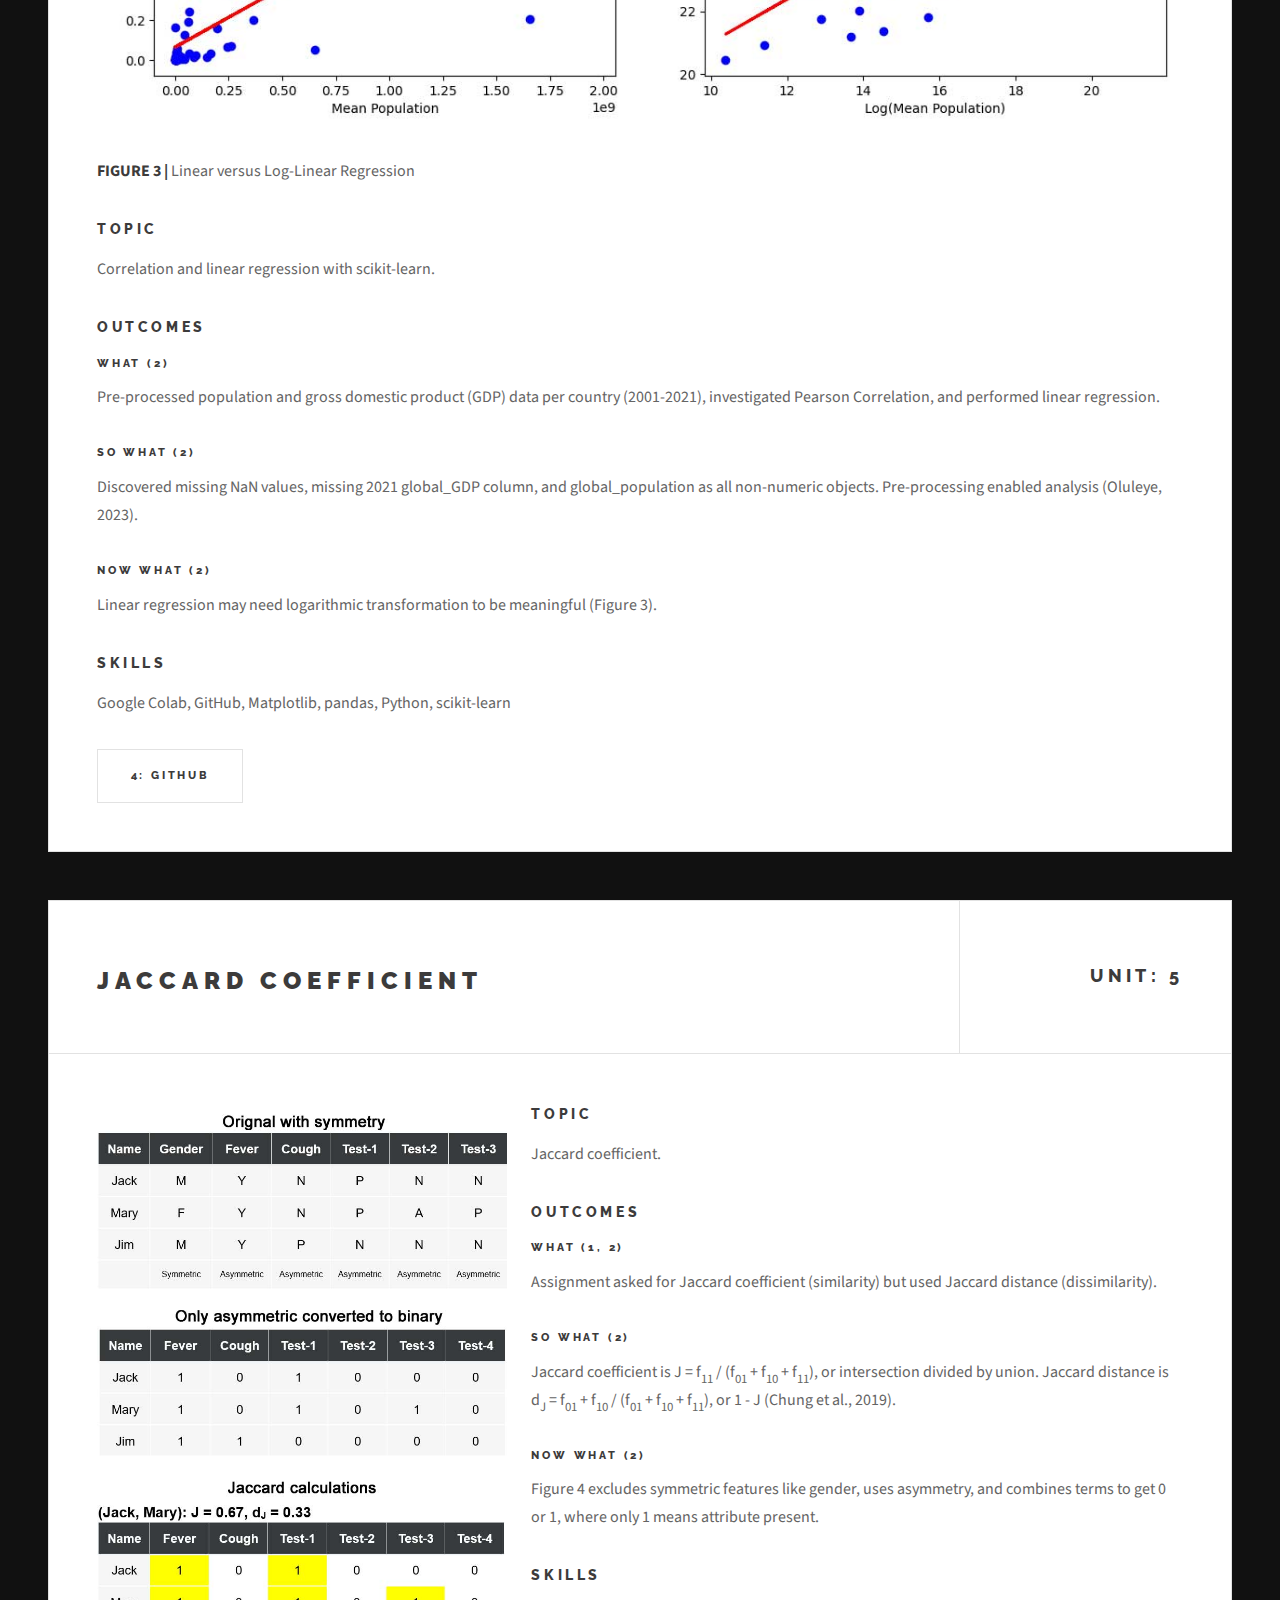
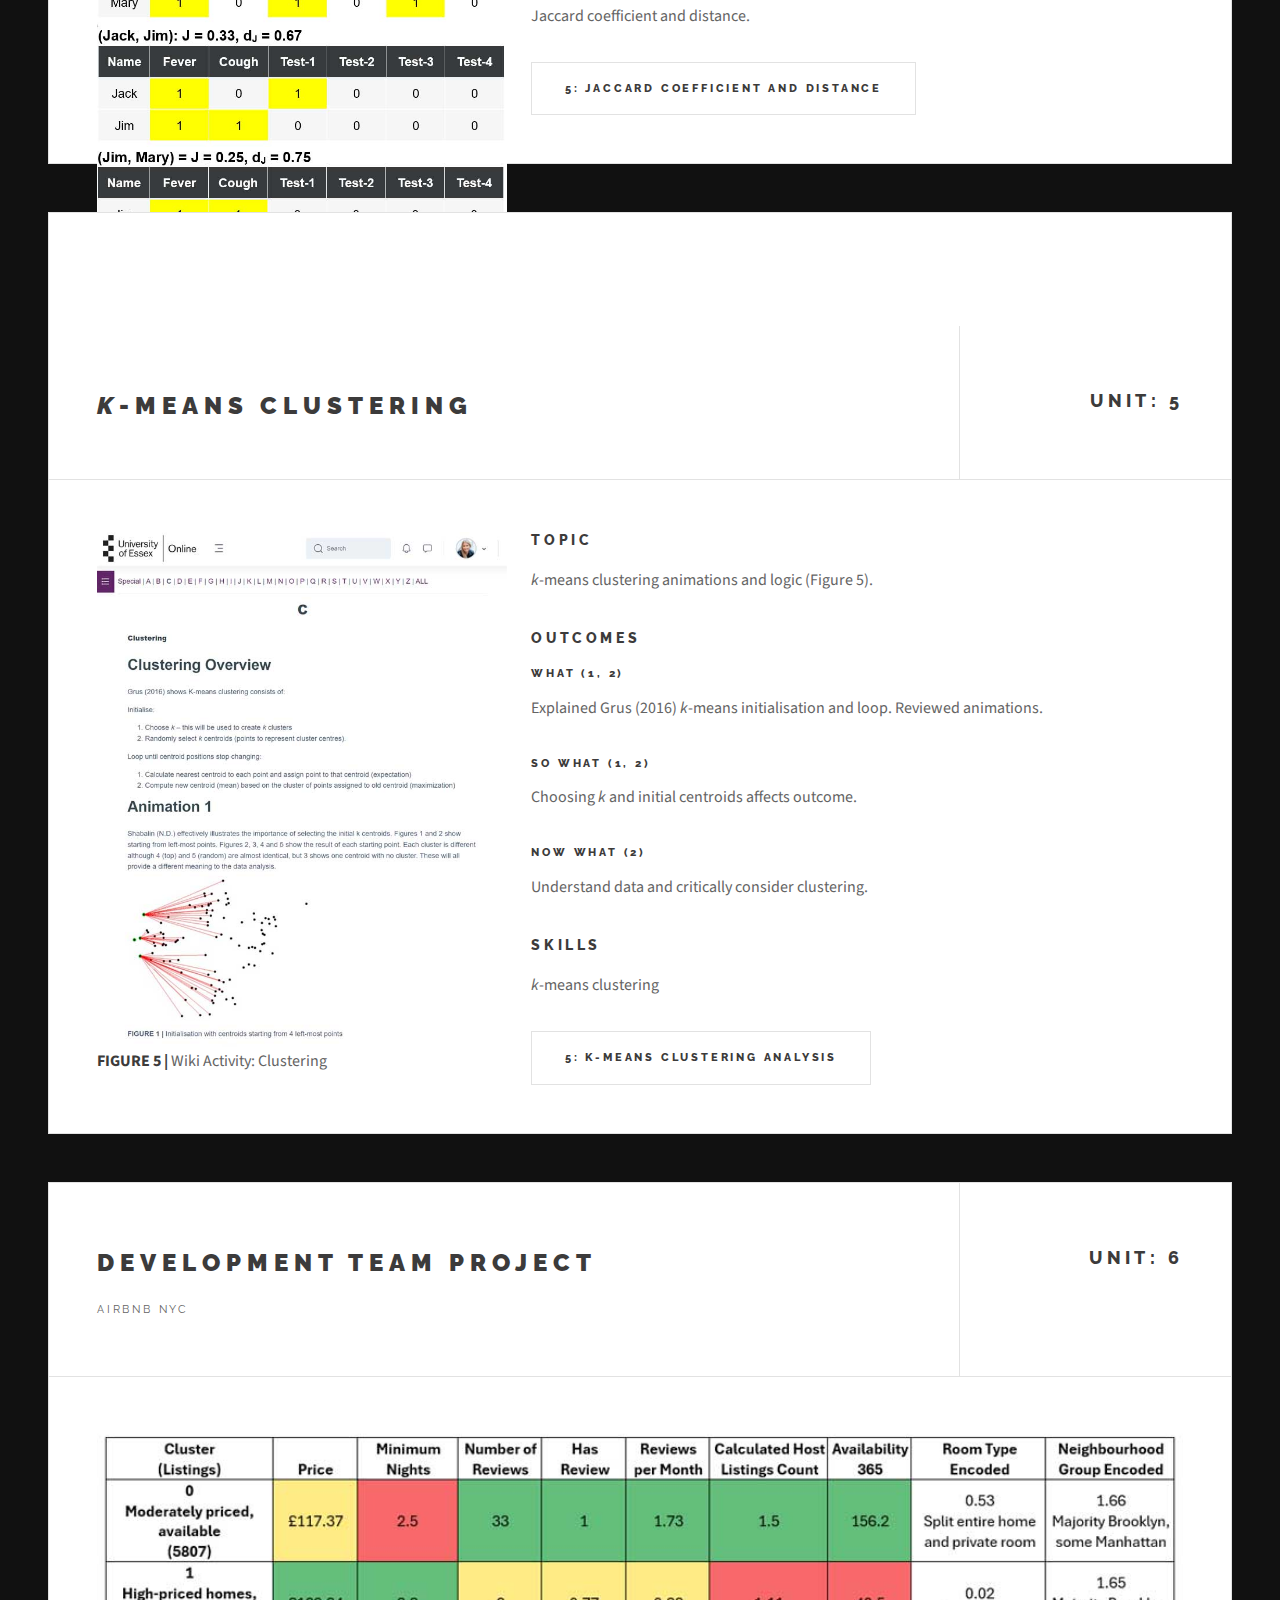
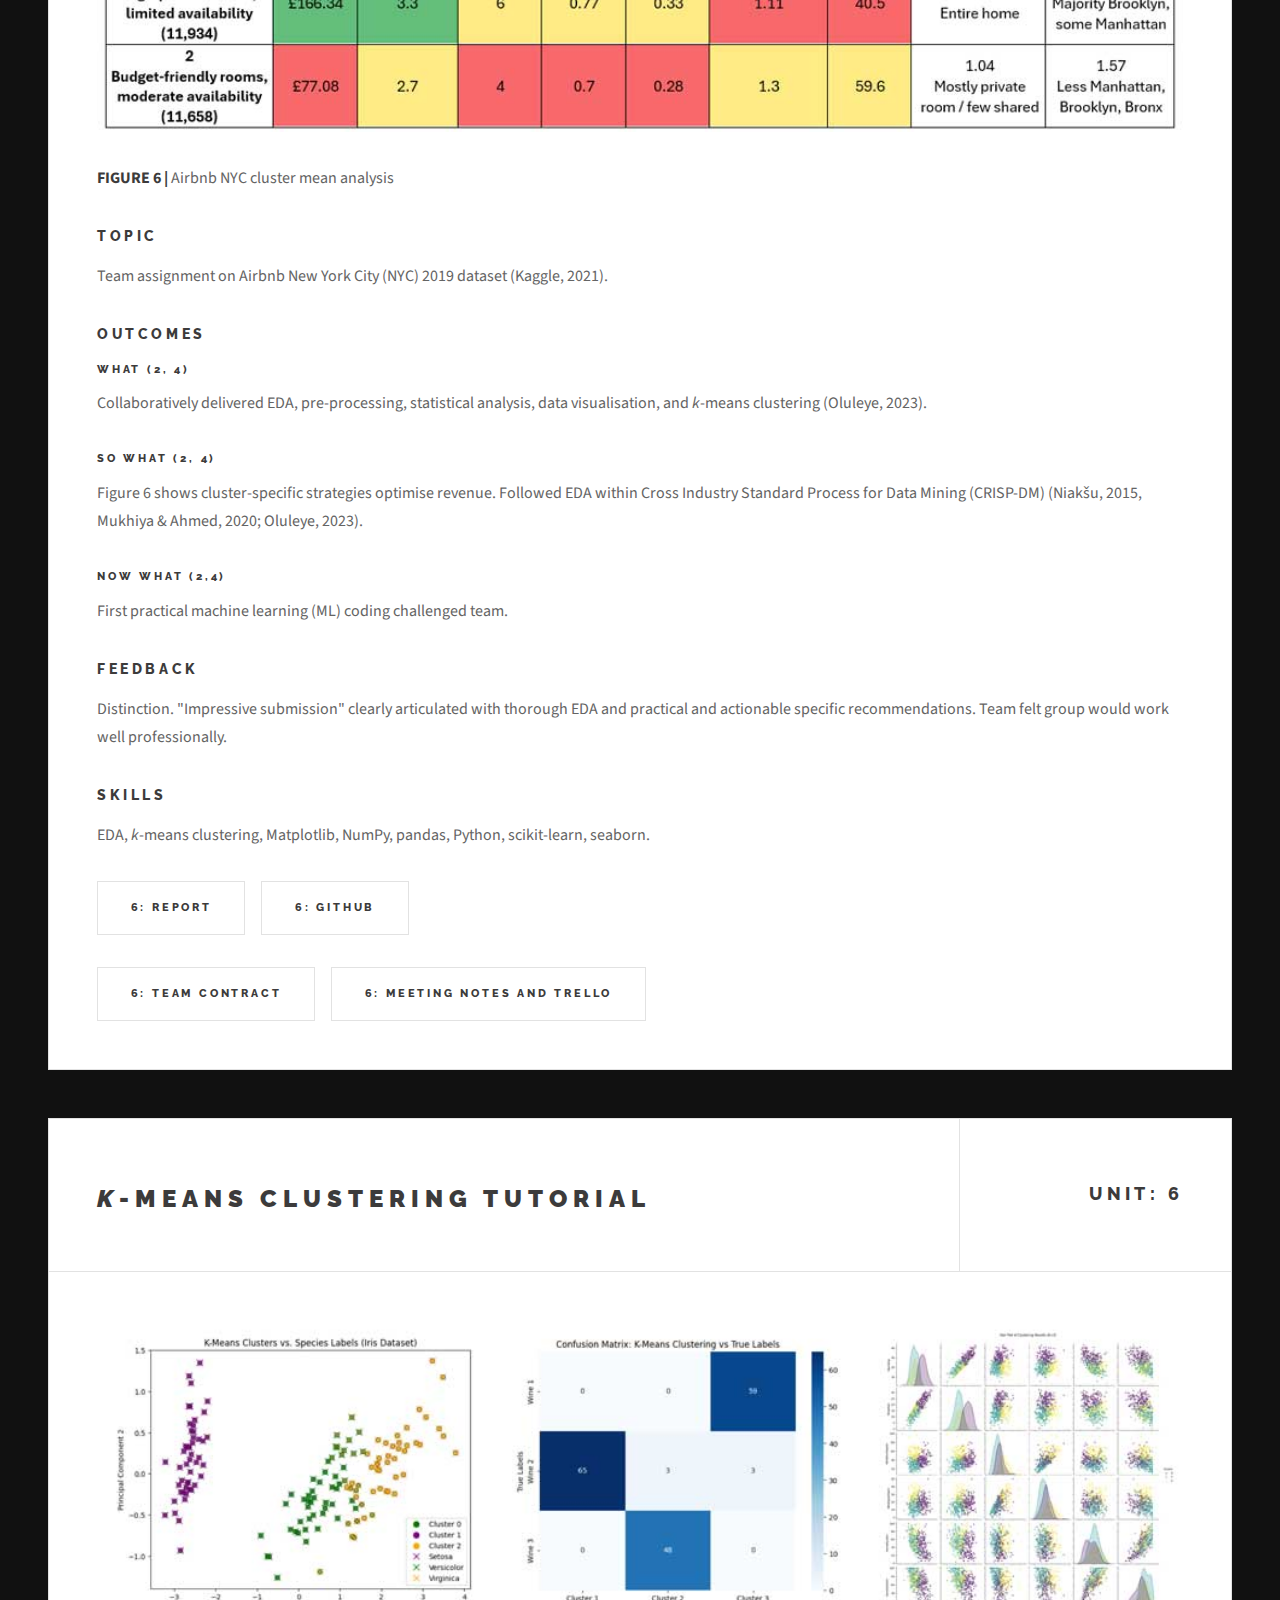
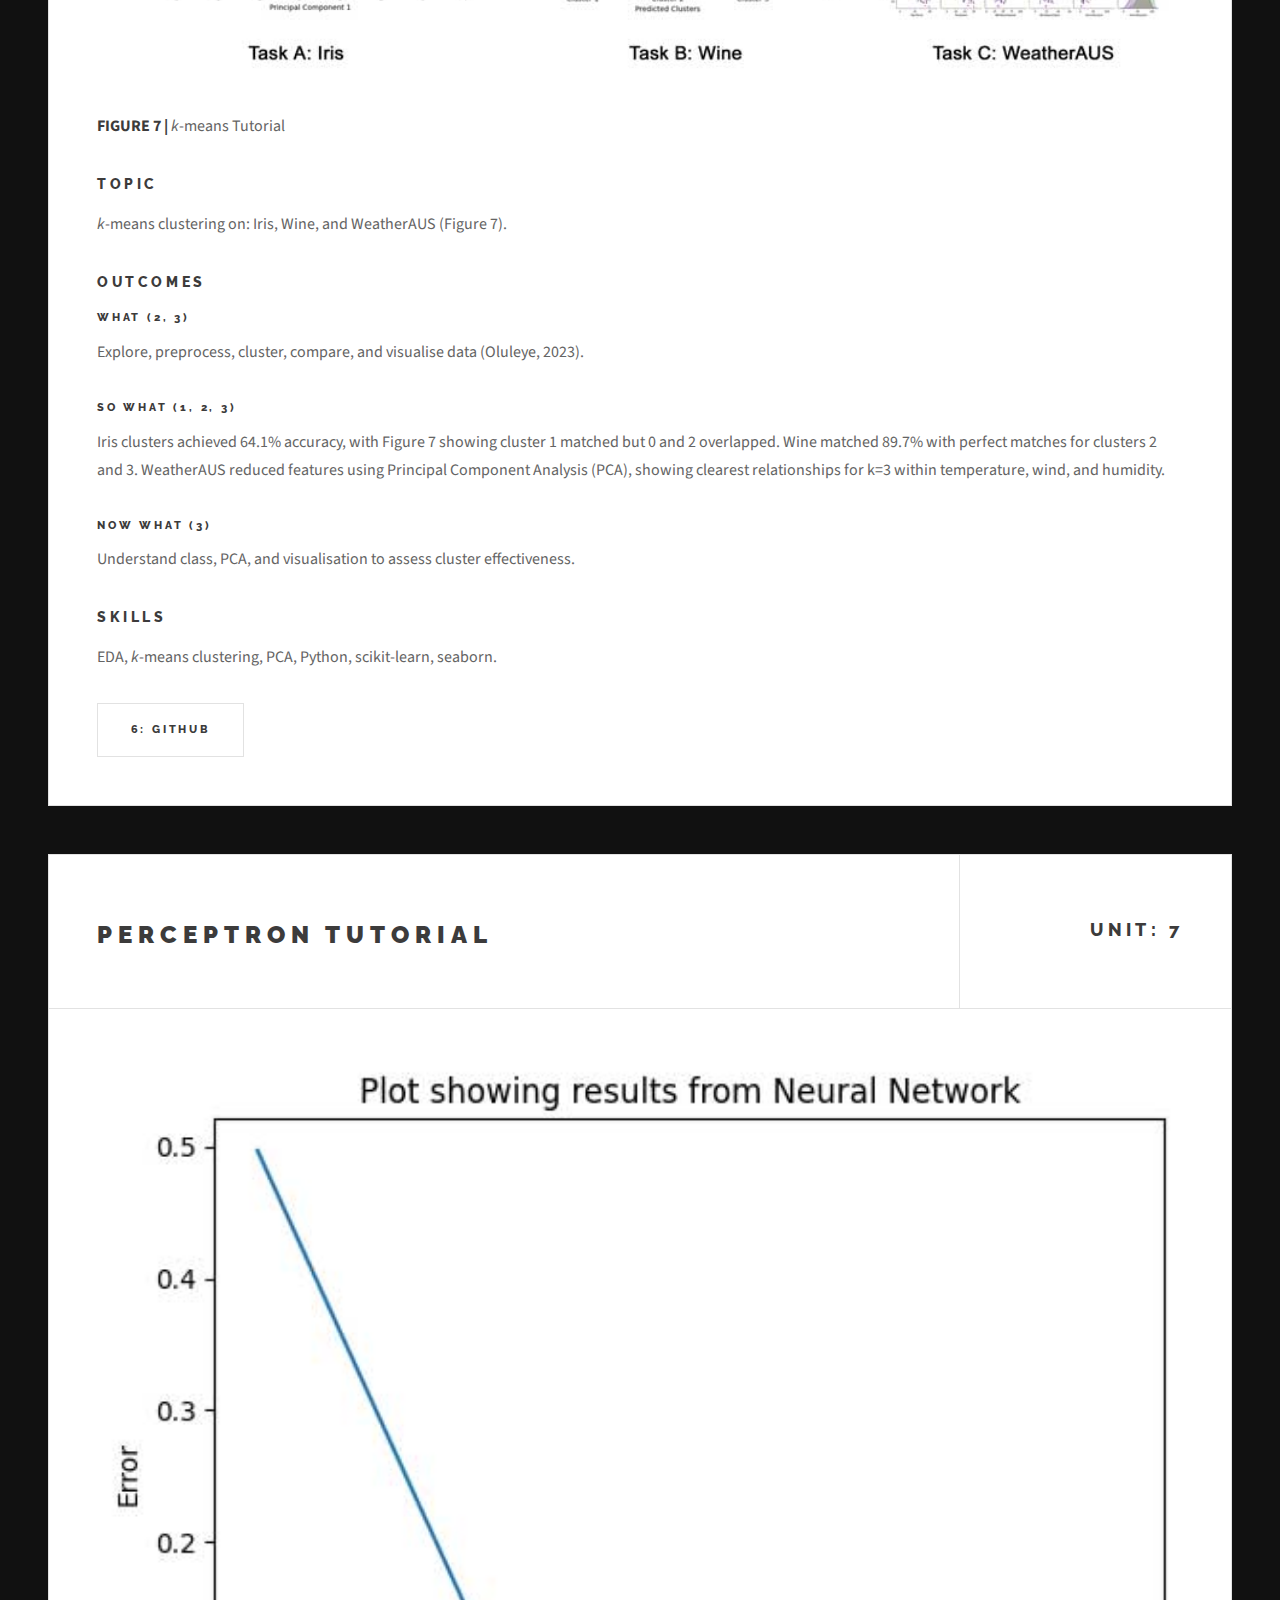
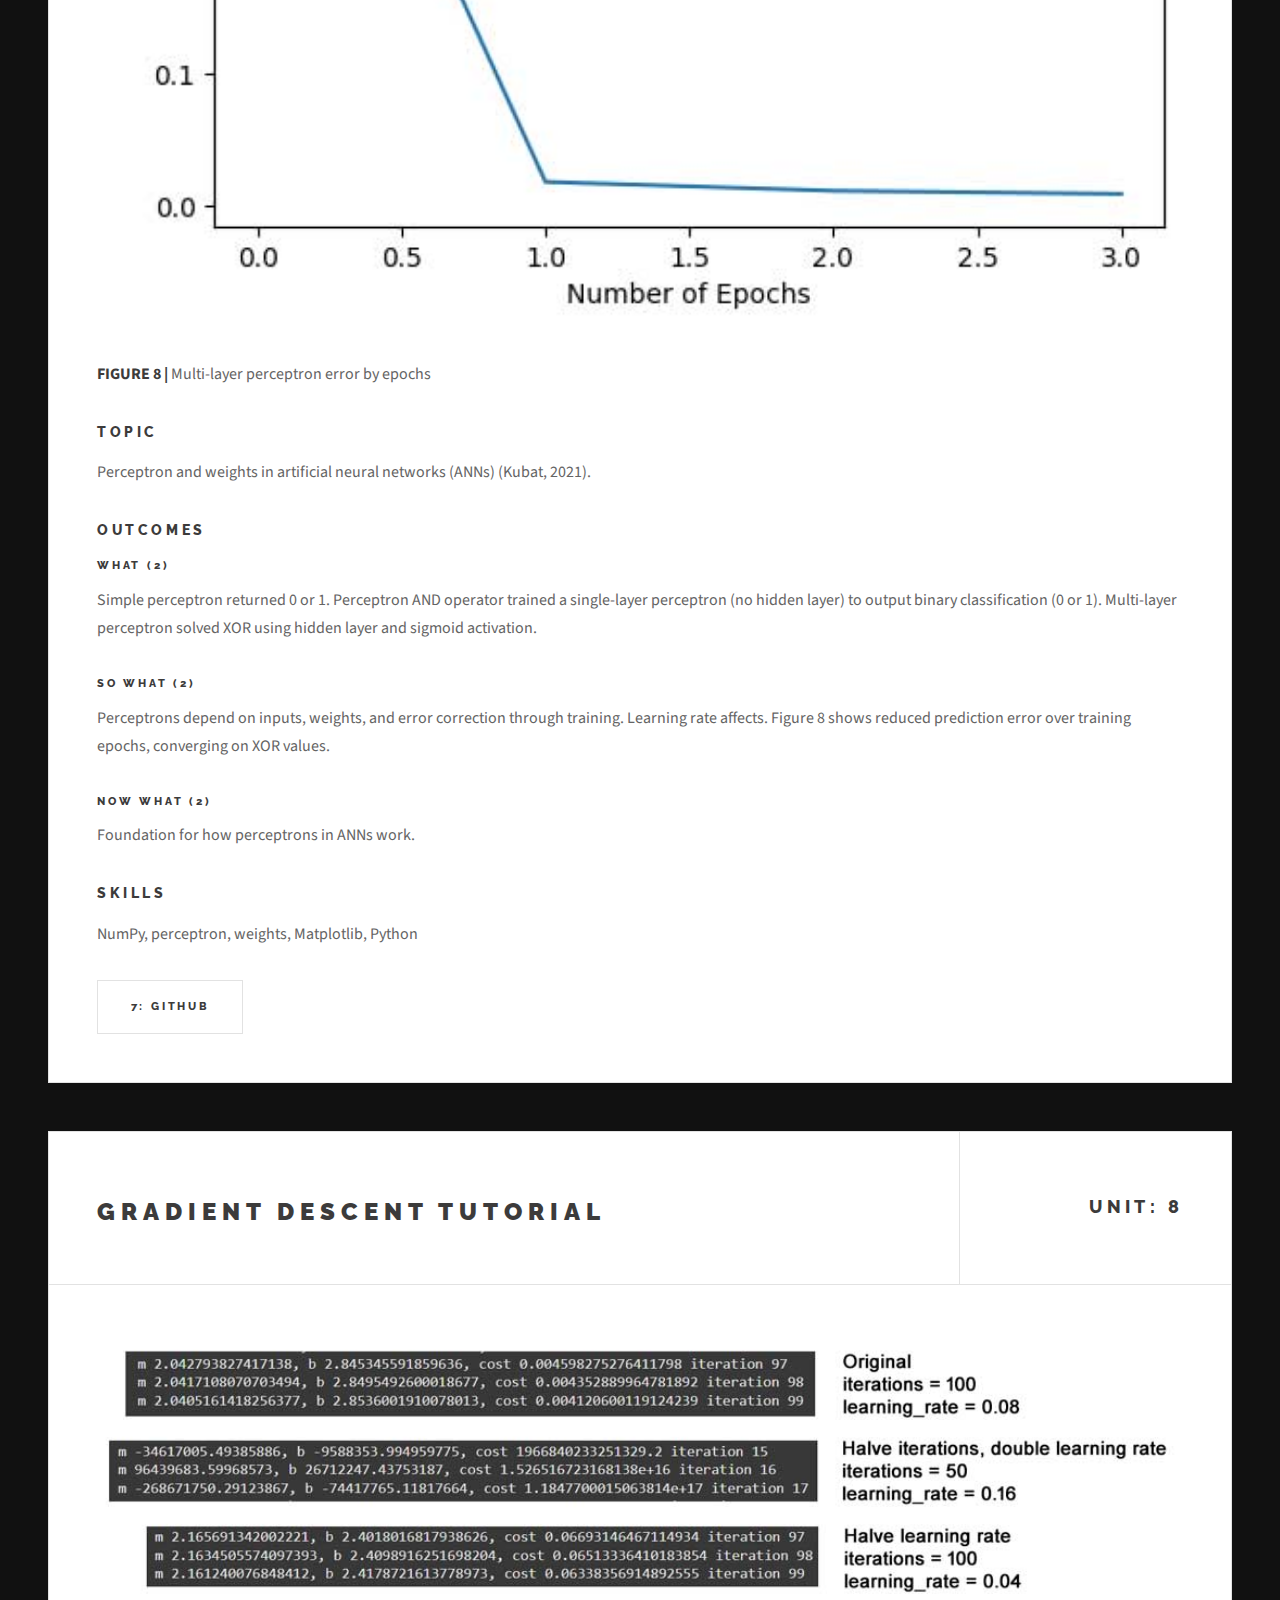
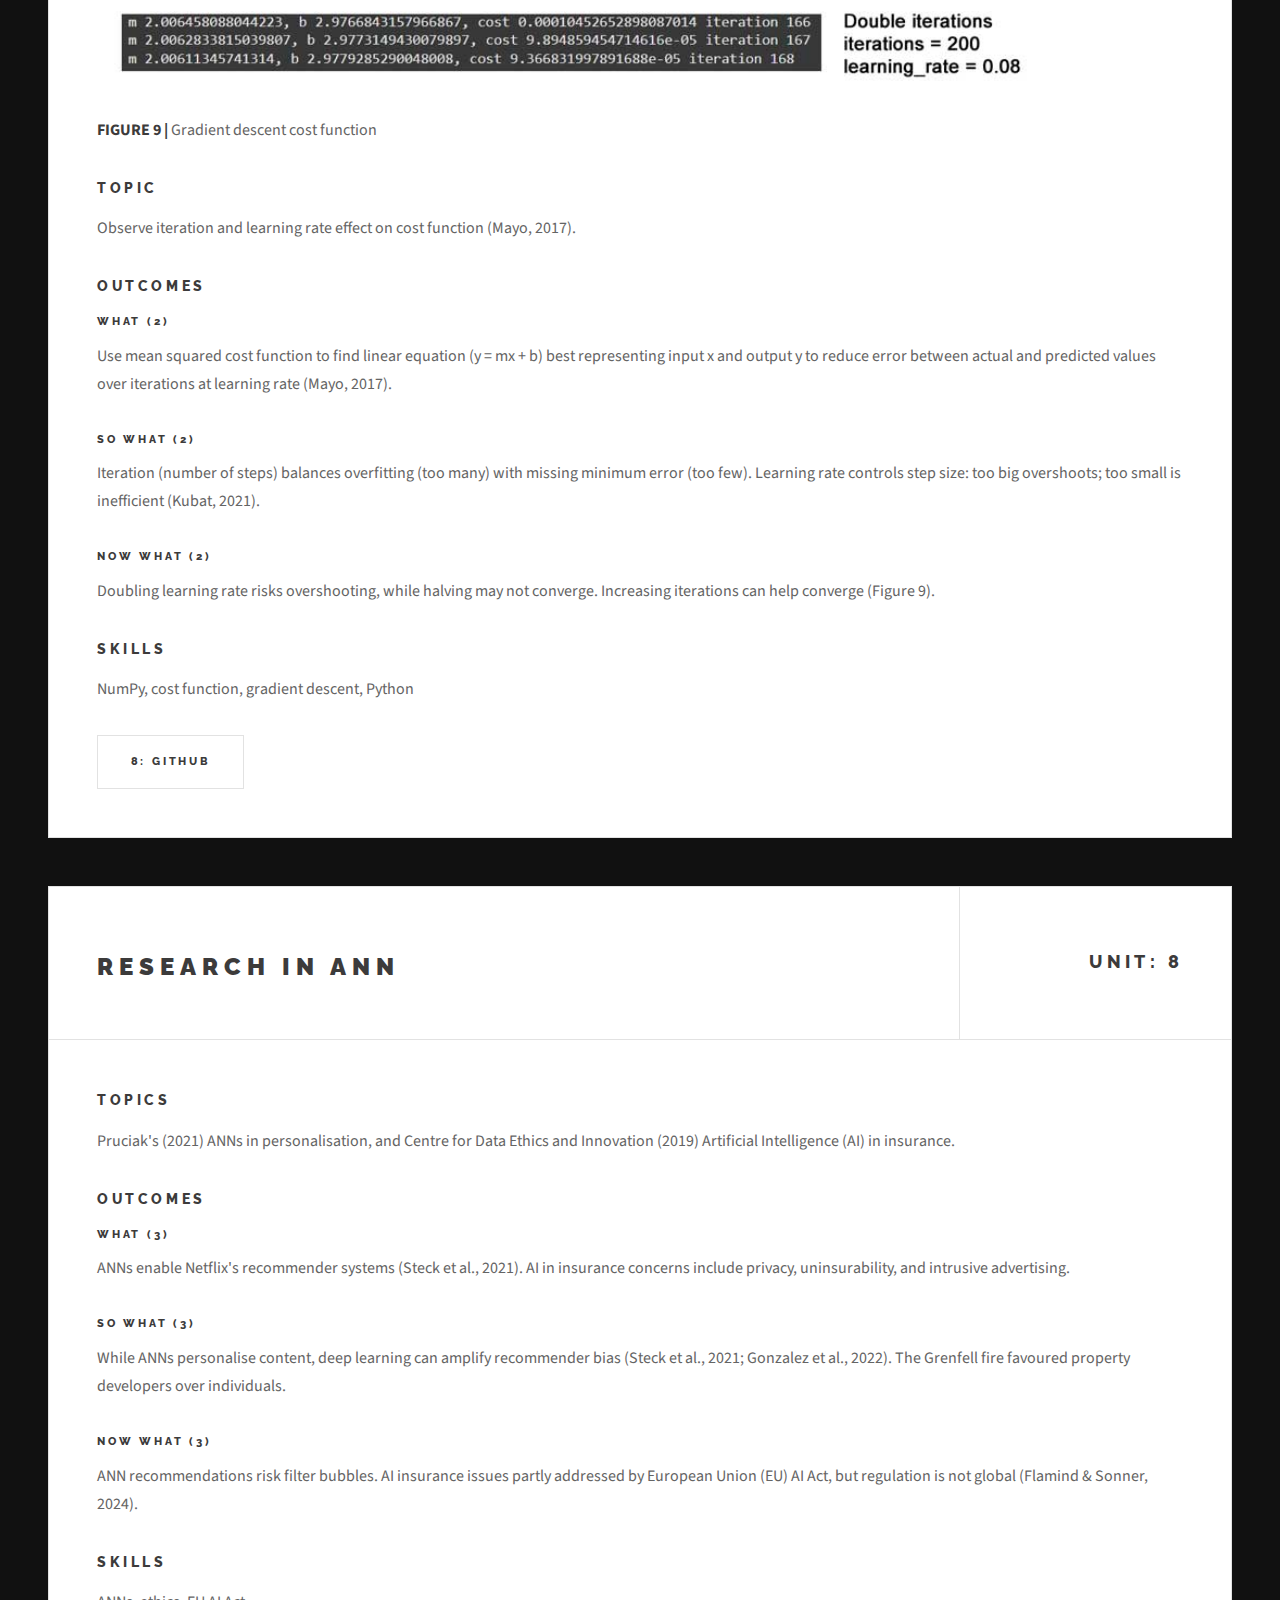
<file: eportfolio-machine-learning.html>
<!DOCTYPE HTML>
<!--
	Future Imperfect by HTML5 UP
	html5up.net | @ajlkn
	Free for personal and commercial use under the CCA 3.0 license (html5up.net/license)
	Modified for e-Portfolio by Maria Ingold
-->
<html>
	<head>
		<title>Machine Learning</title>
		<meta charset="utf-8" />
		<meta name="viewport" content="width=device-width, initial-scale=1, user-scalable=no" />
		<link rel="stylesheet" href="assets/css/main.css" />
	</head>
	<body class="is-preload">

		<!-- Wrapper -->
			<div id="wrapper">

				<!-- Header -->
					<header id="header">
						<h1><a href="index.html">Maria Ingold</a></h1>
						<nav class="main">
							<ul>		
								<li class="menu">
									<a class="fa-bars" href="#menu">Menu</a>
								</li>
							</ul>
						</nav>
					</header>

				<!-- Menu -->
					<section id="menu">
						<!-- Links -->
							<section>
								<ul class="links">
									<li>
										<a href="index.html">
											<h3>About Maria Ingold</h3>
										</a>
									</li>
									<li>
										<a href="eportfolio-induction.html">
											<h3>Induction</h3>
										</a>
									</li>
									<li>
										<a href="eportfolio-understanding-ai.html">
											<h3>Understanding Artificial Intelligence</h3>
										</a>
									</li>
									<li>
										<a href="eportfolio-intelligent-agents.html">
											<h3>Intelligent Agents</h3>
										</a>
									</li>
									<li>
										<a href="eportfolio-knowledge-rep-reason.html">
											<h3>Knowledge Representation and Reasoning</h3>
										</a>
									</li>
									<li>
										<a href="eportfolio-numerical-analysis.html">
											<h3>Numerical Analysis</h3>
										</a>
									</li>
									<li>
										<a href="eportfolio-research-methods.html">
											<h3>Research Methods and Professional Practice</h3>
										</a>
									</li>
									<li>
										<a href="eportfolio-machine-learning.html">
											<h3>Machine Learning</h3>
										</a>
									</li>
									<li>
										<a href="index.html">
											<h3>MSc AI Final Project</h3>
										</a>
									</li>
								</ul>
							</section>
					</section>

				<!-- Main -->
					<div id="main">

						<!-- Post -->
						
							<!-- Learning Outcomes -->
							<section id="outcomes">
								<article class="post">
									<header>
										<div class="title">
											<h2><a href="#outcomes">Learning Outcomes</a></h2>	
											<p>Machine Learning</p> 
										</div>
										<div class="meta">
											<a href="#" class="author"><span class="name">Maria Ingold</span><img src="images/MI_avatar.jpg" alt="" /></a>
										</div>
									</header>
									<a href="#" class="image featured">
										<figure>
											<img src="images/MachineLearning10_2.jpg" alt="AI generated with ChatGPT 4o" />
											<figcaption>OpenAI (2024)</figcaption>
										</figure>
									</a>
									<ol>
										<li>Articulate the legal, social, ethical and professional issues faced by machine learning professionals.</li>
										<li>Understand the applicability and challenges associated with different datasets for the use of machine learning algorithms.</li>
										<li>Apply and critically appraise machine learning techniques to real-world problems, particularly where technical risk and uncertainty is involved.</li>
										<li>Systematically develop and implement the skills required to be effective member of a development team in a virtual professional environment, adopting real-life perspectives on team roles and organisation.</li>
									</ol>
								</article>
							</section>
							
							<!-- Collaborative 1 -->
							<section id="collaborative1">
								<article class="post">
									<header>
										<div class="title">
											<h2><a href="#collaborative1">Collaborative</a></h2>
											<p>The Fourth Industrial Revolution</p>
										</div>
										<div class="meta">
											<h2><a href="#collaborative1">Unit: 1, 2, 3</a></h2>
										</div>
									</header>
									<h3>Topic</h3>
										<p>Schwab's (2016) article on Industry 4.0's impact.</p>
									<h3>Outcomes</h3>
										<h4>What (1)</h4>
											<p>Explained Industry 5.0's augmentation, Channel 4's regulatory failure from Red Bee Media's service outage, and mitigation (Ofcom, 2022; Ziatdinov et al., 2024).</p>	
										<h4>So What (4)</h4>
											<p>My peer responses identified areas missed in my analysis, like personal costs.</p>	
										<h4>Now What / Feedback (3)</h4>
											<p>Summary contrasted peer feedback on interconnectedness and cloud computing but concurred on mitigation via disaster recovery and communication (Adams, 2024; Zapka, 2024).</p>
									<h3>Skills</h3>
										<p>Disaster recovery, Industry 4.0, Industry 5.0</p>
									<footer>
										<ul class="actions">
											<li><a href="artefacts/6_ML_1_C1InitalPost_MI24.pdf" target="_blank" class="button large">1: Initial Post</a></li>
											<li><a href="artefacts/6_ML_2_C1PeerResponses_MI24.pdf" target="_blank" class="button large">2: Peer Responses</a></li>
											<li><a href="artefacts/6_ML_3_C1Summary_MI24.pdf" target="_blank" class="button large">3: Summary Post</a></li>
										</ul>
									</footer>
								</article>
							</section>

							<!-- EDA Tutorial -->
							<section id="eda_tutorial">
								<article class="post">
									<header>
										<div class="title">
											<h2><a href="#eda_tutorial">EDA Tutorial</a></h2>
											<p>AutoMPG dataset</p>
										</div>
										<div class="meta">
											<h2><a href="#eda_tutorial">Unit: 2</a></h2>
										</div>
									</header>
									<a href="#eda_tutorial" class="image fit"><img src="images/6_ML_2_EDA_Correlation.png" alt="EDA Correlation" /></a>
									<p><b>FIGURE 1 |</b> Correlation</p>
									<h3>Topic</h3>
										<p>Exploratory Data Analysis (EDA) on AutoMPG dataset using Google Colab.</p>
									<h3>Outcomes</h3>
										<h4>What (2)</h4>
											<p>EDA discovered nominal “?” in horsepower. High negative correlation (Figure 1) indicates lower miles per gallon (MPG) for higher weight, displacement, and cylinders.</p>
										<h4>So What (2)</h4>
											<p>Text-based EDA complements visualisations (Oluleye, 2023).</p>
										<h4>Now What (2)</h4>
											<p>Use range of tools in future EDA.</p>
									<h3>Feedback (4)</h3>
											<p>Positive feedback on my "Using Google Colab with GitHub".</p>
									<h3>Skills</h3>
										<p>Google Colab, GitHub, Matplotlib, missingno, NumPy, pandas, Python, seaborn, SciPy</p>
									<footer>
										<ul class="actions">
											<li><a href="https://github.com/mariaingold/EDA_AutoMPG" target="_blank" class="button large">2: GitHub</a></li>
											<li><a href="artefacts/6_ML_2_GoogleColabGitHub_Setup.pdf" target="_blank" class="button large">2: Using Google Colab and GitHub</a></li>
										</ul>
									</footer>									
								</article>
							</section>

							<!-- Correlation and Regression -->
							<section id="correlation_regression">
								<article class="post">
									<header>
										<div class="title">
											<h2><a href="#correlation_regression">Correlation and Regression</a></h2>
										</div>
										<div class="meta">
											<h2><a href="#correlation_regression">Unit: 3</a></h2>
										</div>
									</header>
									<a href="#correlation_regression" class="image fit"><img src="images/6_ML_3_linear-polynomial.jpg" alt="Regression" /></a>
									<p><b>FIGURE 2 |</b> Linear versus polynomial regression</p>
									<h3>Topic</h3>
										<p>Correlation and regression.</p>
									<h3>Outcomes</h3>
										<h4>What (2)</h4>
											<p>Explored bivariate (two variables), covariance (directional relationship),  Pearson's Correlation (linear relationship), linear and polynomial regression, and multiple regression.</p>
										<h4>So What (2)</h4>
											<p>Covariance depends on standard deviation (sd). Pearson Correlation not affected by shifts to mean or sd (Oluleye, 2023). Regression predicts y from x, but polynomial uses non-linear relationship (Figure 2).</p>
										<h4>Now What (1)</h4>
											<p>Linear relationships use Pearson's Correlation and linear regression. Non-linear use polynomial regression.</p>
									<h3>Skills</h3>
										<p>Google Colab, GitHub, Python, NumPy, Matplotlib, seaborn, SciPy, pandas, scikit-learn</p>
									<footer>
										<ul class="actions">
											<li><a href="https://github.com/mariaingold/CorrelationAndRegression/tree/main" target="_blank" class="button large">3: GitHub</a></li>
										</ul>
									</footer>							
								</article>
							</section>

							<!-- Linear Regression with scikit-learn -->
							<section id="linear_regression">
								<article class="post">
									<header>
										<div class="title">
											<h2><a href="#linear_regression">Linear Regression</a></h2>
											<p>With scikit-learn</p>
										</div>
										<div class="meta">
											<h2><a href="#linear_regression">Unit: 4</a></h2>
										</div>
									</header>
									<a href="#linear_regression" class="image fit"><img src="images/6_ML_4_linear_log.jpg" alt="Linear and Log-Linear Regression" /></a>
									<p><b>FIGURE 3 |</b> Linear versus Log-Linear Regression</p>
									<h3>Topic</h3>
										<p>Correlation and linear regression with scikit-learn.</p>
									<h3>Outcomes</h3>
										<h4>What (2)</h4>
											<p>Pre-processed population and gross domestic product (GDP) data per country (2001-2021), investigated Pearson Correlation, and performed linear regression.</p>
										<h4>So What (2)</h4>
											<p>Discovered missing NaN values, missing 2021 global_GDP column, and global_population as all non-numeric objects. Pre-processing enabled analysis (Oluleye, 2023).</p>
										<h4>Now What (2)</h4>
											<p>Linear regression may need logarithmic transformation to be meaningful (Figure 3).</p>
									<h3>Skills</h3>
										<p>Google Colab, GitHub, Matplotlib, pandas, Python, scikit-learn</p>
									<footer>
										<ul class="actions">
											<li><a href="https://github.com/mariaingold/LinearRegression-SciKit" target="_blank" class="button large">4: GitHub</a></li>
										</ul>
									</footer>
								</article>
							</section>

							<!-- Jaccard Coefficient Calculations -->
							<section id="jaccard">
								<article class="post">
									<header>
										<div class="title">
											<h2><a href="#jaccard">Jaccard Coefficient</a></h2>
										</div>
										<div class="meta">
											<h2><a href="#jaccard">Unit: 5</a></h2>
										</div>
									</header>
									<a href="#jaccard" class="image left">
										<figure>
											<img src="images/6_ML_5_Jaccard.jpg" alt="Jaccard" />
											<figcaption><b>FIGURE 4 |</b> Jaccard</figcaption>
										</figure>
									</a>
									<h3>Topic</h3>
										<p>Jaccard coefficient.</p>
									<h3>Outcomes</h3>
										<h4>What (1, 2)</h4>
											<p>Assignment asked for Jaccard coefficient (similarity) but used Jaccard distance (dissimilarity).</p>
										<h4>So What (2)</h4>
											<p>Jaccard coefficient is J = f<sub>11</sub> / (f<sub>01</sub> + f<sub>10</sub> + f<sub>11</sub>), or intersection divided by union. Jaccard distance is d<sub>J</sub> = f<sub>01</sub> + f<sub>10</sub> / (f<sub>01</sub> + f<sub>10</sub> + f<sub>11</sub>), or 1 - J (Chung et al., 2019).</p>
										<h4>Now What (2)</h4>
											<p>Figure 4 excludes symmetric features like gender, uses asymmetry, and combines terms to get 0 or 1, where only 1 means attribute present.</p>
									<h3>Skills</h3>
										<p>Jaccard coefficient and distance.</p>
									<footer>
										<ul class="actions">
											<li><a href="artefacts/6_ML_5_Jaccard_MI24.pdf" target="_blank" class="button large">5: Jaccard Coefficient and Distance</a></li>
										</ul>
									</footer>
								</article>
							</section>

							<!-- Clustering -->
							<section id="clustering">
								<article class="post">
									<header>
										<div class="title">
											<h2><a href="#clustering"><i>k</i>-means Clustering</a></h2>
										</div>
										<div class="meta">
											<h2><a href="#clustering">Unit: 5</a></h2>
										</div>
									</header>
									<a href="#clustering" class="image left">
										<figure>
											<img src="images/6_ML_5_Clustering.jpg" alt="k-means" />
											<figcaption><b>FIGURE 5 |</b> Wiki Activity: Clustering</figcaption>
										</figure>
									</a>
									<h3>Topic</h3>
										<p><i>k</i>-means clustering animations and logic (Figure 5).</p>
									<h3>Outcomes</h3>
										<h4>What (1, 2)</h4>
											<p>Explained Grus (2016) <i>k</i>-means initialisation and loop. Reviewed animations.</p>
										<h4>So What (1, 2)</h4>
											<p>Choosing <i>k</i> and initial centroids affects outcome.</p>
										<h4>Now What (2)</h4>
											<p>Understand data and critically consider clustering.</p>
									<h3>Skills</h3>
										<p><i>k</i>-means clustering</p>
									<footer>
										<ul class="actions">
											<li><a href="artefacts/6_ML_5_Clustering_MI24.pdf" target="_blank" class="button large">5: k-means clustering analysis</a></li>
										</ul>
									</footer>
								</article>
							</section>
							
							<!-- Airbnb -->
							<section id="airbnb">
								<article class="post">
									<header>
										<div class="title">
											<h2><a href="#airbnb">Development Team Project</a></h2>
											<p>Airbnb NYC</p>
										</div>
										<div class="meta">
											<h2><a href="#airbnb">Unit: 6</a></h2>
										</div>
									</header>
									<a href="#airbnb" class="image fit"><img src="images/6_ML_6_DTP_ClusterMean.jpg" alt="Cluster Mean Analysis" /></a>
									<p><b>FIGURE 6 |</b> Airbnb NYC cluster mean analysis</p>
									<h3>Topic</h3>
										<p>Team assignment on Airbnb New York City (NYC) 2019 dataset (Kaggle, 2021).</p>
									<h3>Outcomes</h3>
										<h4>What (2, 4)</h4>
											<p>Collaboratively delivered EDA, pre-processing, statistical analysis, data visualisation, and <i>k</i>-means clustering (Oluleye, 2023).</p>
										<h4>So What (2, 4)</h4>
											<p>Figure 6 shows cluster-specific strategies optimise revenue. Followed EDA within Cross Industry Standard Process for Data Mining (CRISP-DM) (Niakšu, 2015, Mukhiya & Ahmed, 2020; Oluleye, 2023).</p>
										<h4>Now What (2,4)</h4>
											<p>First practical machine learning (ML) coding challenged team.</p>
									<h3>Feedback</h3>
										<p>Distinction. "Impressive submission" clearly articulated with thorough EDA and practical and actionable specific recommendations. Team felt group would work well professionally.</p>
									<h3>Skills</h3>
										<p>EDA, <i>k</i>-means clustering, Matplotlib, NumPy, pandas, Python, scikit-learn, seaborn.</p>
									<footer>
										<ul class="actions">
											<li><a href="artefacts/6_ML_6_DevelopmentTeamProject_REPORT_2024.pdf" target="_blank" class="button large">6: Report</a></li>
											<li><a href="https://github.com/mariaingold/AirbnbNYC" target="_blank" class="button large">6: GitHub</a></li>
										</ul>
									</footer>
									<footer>
										<ul class="actions">
											<li><a href="artefacts/6_ML_6_DevelopmentTeamProject_Contract.pdf" target="_blank" class="button large">6: Team Contract</a></li>
											<li><a href="artefacts/6_ML_6_DevelopmentTeamProject_MeetingNotes-Trello.pdf" target="_blank" class="button large">6: Meeting Notes and Trello</a></li>
										</ul>
									</footer>
								</article>
							</section>

							<!-- Clustering Tutorial -->
							<section id="clustering_tutorial">
								<article class="post">
									<header>
										<div class="title">
											<h2><a href="#clustering_tutorial"><i>k</i>-means Clustering Tutorial</a></h2>
										</div>
										<div class="meta">
											<h2><a href="#clustering_tutorial">Unit: 6</a></h2>
										</div>
									</header>
									<a href="#clustering_tutorial" class="image fit"><img src="images/6_ML_6_k-meansTutorial.jpg" alt="k-means Tutorial" /></a>
									<p><b>FIGURE 7 |</b> <i>k</i>-means Tutorial</p>
									<h3>Topic</h3>
										<p><i>k</i>-means clustering on: Iris, Wine, and WeatherAUS (Figure 7).</p>
									<h3>Outcomes</h3>
										<h4>What (2, 3)</h4>
											<p>Explore, preprocess, cluster, compare, and visualise data (Oluleye, 2023).</p>
										<h4>So What (1, 2, 3)</h4>
											<p>Iris clusters achieved 64.1% accuracy, with Figure 7 showing cluster 1 matched but 0 and 2 overlapped. Wine matched 89.7% with perfect matches for clusters 2 and 3. WeatherAUS reduced features using Principal Component Analysis (PCA), showing clearest relationships for k=3 within temperature, wind, and humidity.</p>
										<h4>Now What (3)</h4>
											<p>Understand class, PCA, and visualisation to assess cluster effectiveness.</p>
									<h3>Skills</h3>
										<p>EDA, <i>k</i>-means clustering, PCA, Python, scikit-learn, seaborn.</p>
									<footer>
										<ul class="actions">
											<li><a href="https://github.com/mariaingold/Clustering" target="_blank" class="button large">6: GitHub</a></li>
										</ul>
									</footer>
								</article>
							</section>

							<!-- Perceptron Tutorial -->
							<section id="perceptron_tutorial">
								<article class="post">
									<header>
										<div class="title">
											<h2><a href="#perceptron_tutorial">Perceptron Tutorial</a></h2>
										</div>
										<div class="meta">
											<h2><a href="#perceptron_tutorial">Unit: 7</a></h2>
										</div>
									</header>
									<a href="#perceptron_tutorial" class="image fit"><img src="images/6_ML_7_MLP_Error.jpg" alt="Perceptron Tutorial" /></a>
									<p><b>FIGURE 8 |</b> Multi-layer perceptron error by epochs</p>
									<h3>Topic</h3>
										<p>Perceptron and weights in artificial neural networks (ANNs) (Kubat, 2021).</p>
									<h3>Outcomes</h3>
										<h4>What (2)</h4>
											<p>Simple perceptron returned 0 or 1. Perceptron AND operator trained a single-layer perceptron (no hidden layer) to output binary classification (0 or 1). Multi-layer perceptron solved XOR using hidden layer and sigmoid activation.</p>
										<h4>So What (2)</h4>
											<p>Perceptrons depend on inputs, weights, and error correction through training. Learning rate affects. Figure 8 shows reduced prediction error over training epochs, converging on XOR values.</p>
										<h4>Now What (2)</h4>
											<p>Foundation for how perceptrons in ANNs work.</p>
									<h3>Skills</h3>
										<p>NumPy, perceptron, weights, Matplotlib, Python</p>
									<footer>
										<ul class="actions">
											<li><a href="https://github.com/mariaingold/Perceptron" target="_blank" class="button large">7: GitHub</a></li>
										</ul>
									</footer>
								</article>
							</section>

							<!-- Gradient Descent Tutorial -->
							<section id="gradient_descent_tutorial">
								<article class="post">
									<header>
										<div class="title">
											<h2><a href="#gradient_descent_tutorial">Gradient Descent Tutorial</a></h2>
										</div>
										<div class="meta">
											<h2><a href="#gradient_descent_tutorial">Unit: 8</a></h2>
										</div>
									</header>
									<a href="#gradient_descent_tutorial" class="image fit"><img src="images/6_ML_8_GradientDescent.jpg" alt="Gradient Descent Tutorial" /></a>
									<p><b>FIGURE 9 |</b> Gradient descent cost function</p>
									<h3>Topic</h3>
										<p>Observe iteration and learning rate effect on cost function (Mayo, 2017).</p>
									<h3>Outcomes</h3>
										<h4>What (2)</h4>
											<p>Use mean squared cost function to find linear equation (y = mx + b) best representing input x and output y to reduce error between actual and predicted values over iterations at learning rate (Mayo, 2017).</p>
										<h4>So What (2)</h4>
											<p>Iteration (number of steps) balances overfitting (too many) with missing minimum error (too few). Learning rate controls step size: too big overshoots; too small is inefficient (Kubat, 2021).</p>
										<h4>Now What (2)</h4>
											<p>Doubling learning rate risks overshooting, while halving may not converge. Increasing iterations can help converge (Figure 9).</p>
									<h3>Skills</h3>
										<p>NumPy, cost function, gradient descent, Python</p>
									<footer>
										<ul class="actions">
											<li><a href="https://github.com/mariaingold/GradientCostFunction" target="_blank" class="button large">8: GitHub</a></li>
										</ul>
									</footer>
								</article>
							</section>

							<!-- Emerging Research in ANN -->
							<section id="ann_research">
								<article class="post">
									<header>
										<div class="title">
											<h2><a href="#ann_research">Research in ANN</a></h2>
										</div>
										<div class="meta">
											<h2><a href="#ann_research">Unit: 8</a></h2>
										</div>
									</header>
									<h3>Topics</h3>
										<p>Pruciak's (2021) ANNs in personalisation, and Centre for Data Ethics and Innovation (2019) Artificial Intelligence (AI) in insurance.</p>
									<h3>Outcomes</h3>
										<h4>What (3)</h4>
											<p>ANNs enable Netflix's recommender systems (Steck et al., 2021). AI in insurance concerns include privacy, uninsurability, and intrusive advertising.</p>
										<h4>So What (3)</h4>
											<p>While ANNs personalise content, deep learning can amplify recommender bias (Steck et al., 2021; Gonzalez et al., 2022). The Grenfell fire favoured property developers over individuals.</p>
										<h4>Now What (3)</h4>
											<p>ANN recommendations risk filter bubbles. AI insurance issues partly addressed by European Union (EU) AI Act, but regulation is not global (Flamind & Sonner, 2024).</p>
									<h3>Skills</h3>
										<p>ANNs, ethics, EU AI Act</p>
									<footer>
										<ul class="actions">
											<li><a href="artefacts/6_ML_8_EmergingResearchANN_MI24.pdf" target="_blank" class="button large">8: Emerging Research in ANN: Views</a></li>
										</ul>
									</footer>
								</article>
							</section>

							<!-- Collaborative 2 -->
							<section id="collaborative2">
								<article class="post">
									<header>
										<div class="title">
											<h2><a href="#collaborative2">Collaborative</a></h2>
											<p>Legal and Ethical Views on ANN Applications</p>
										</div>
										<div class="meta">
											<h2><a href="#collaborative2">Unit: 8, 9, 10 </a></h2>
										</div>
									</header>
									<h3>Topic</h3>
										<p>Benefits and risks of AI writing (Hutson, 2021).</p>
									<h3>Outcomes</h3>
										<h4>What (3)</h4>
											<p>Writing by large language models (LLMs) from generative pre-trained transformer 3 (GPT-3) onwards.</p>	
										<h4>So What (3)</h4>
											<p>LLMs can inspire science fiction creativity, but hallucinations impact factual, and uncompensated training harms creatives (Timsit, 2023; Wafa et al., 2024; Wiggers, 2024).</p>	
										<h4>Now What / Feedback (3, 4)</h4>
											<p>Address legislative, ethical, and critical thinking gaps.</p>
									<h3>Skills</h3>
										<p>ANN, GPT, ethics, LLM, regulation</p>
									<footer>
										<ul class="actions">
											<li><a href="artefacts/6_ML_8_C2InitalPost_MI24.pdf" target="_blank" class="button large">8: Initial Post</a></li>
											<li><a href="artefacts/6_ML_9_C2PeerResponses_MI24.pdf" target="_blank" class="button large">9: Peer Response</a></li>
											<li><a href="artefacts/6_ML_10_C2Summary_MI25.pdf" target="_blank" class="button large">10: Summary Post</a></li>
										</ul>
									</footer>
								</article>
							</section>

							<!-- CNN Model Activity -->
							<section id="cnn_activity">
								<article class="post">
									<header>
										<div class="title">
											<h2><a href="#cnn_activity">CNN Model Activity</a></h2>
										</div>
										<div class="meta">
											<h2><a href="#cnn_activity">Unit: 9</a></h2>
										</div>
									</header>
									<a href="#cnn_activity" class="image fit"><img src="images/6_ML_9_CNN.jpg" alt="CNN Model Tutorial" /></a>
									<p><b>FIGURE 10 |</b> CNN prediction</p>
									<h3>Topic</h3>
										<p>Convolutional Neural Networks (CNNs).</p>
									<h3>Outcomes</h3>
										<h4>What</h4>
											<p>Explore CNN impact and predict images (Figure 10) (Wall, 2019).</p>
										<h4>So What (1, 2)</h4>
											<p>Police facial recognition risks inaccuracy from bias. Trained, evaluated, and predicted with CNN.</p>
										<h4>Now What (1, 2)</h4>
											<p>EU AI Act makes some facial recognition an unacceptable risk (European Parliament, 2023).</p>
									<h3>Skills</h3>
										<p>CNN, Keras, Matplotlib, NumPy, scikit-learn, TensorFlow</p>
									<footer>
										<ul class="actions">
											<li><a href="https://github.com/mariaingold/CNN" target="_blank" class="button large">9: GitHub</a></li>
											<li><a href="artefacts/6_ML_9_CNNModelActivity_MI24.pdf" target="_blank" class="button large">9: CNN: Views on Ethical and Social Implications</a></li>
										</ul>
									</footer>
								</article>
							</section>		
							
							<!-- CNN Tutorial -->
							<section id="cnn_tutorial">
								<article class="post">
									<header>
										<div class="title">
											<h2><a href="#cnn_tutorial">CNN Tutorial</a></h2>
										</div>
										<div class="meta">
											<h2><a href="#cnn_tutorial">Unit: 10</a></h2>
										</div>
									</header>
									<a href="#cnn_tutorial" class="image fit"><img src="images/6_ML_10_FlatWhiteAsEspresso.jpg" alt="Flat White as Espresso" /></a>
									<p><b>FIGURE 11 |</b> CNN predicting flat white as espresso</p>
									<h3>Topic</h3>
										<p>Wang et al.'s (N.D.) CNN tutorial.</p>
									<h3>Outcomes</h3>
										<h4>What</h4>
											<p>Interactive CNN example and documentation.</p>
										<h4>So What (2)</h4>
											<p>Explained input, convolutional layer with rectified linear activation (ReLU), pooling, flattening, and Softmax classification.</p>
										<h4>Now What (2)</h4>
											<p>Critically considered why flat white identified as espresso with some red panda (Figure 11).</p>
									<h3>Skills</h3>
										<p>CNN, pooling, ReLU, Softmax</p>
									<footer>
										<ul class="actions">
											<li><a href="artefacts/6_ML_10_CNNTutorial_MI24.pdf" target="_blank" class="button large">10: CNN Tutorial Observations</a></li>
										</ul>
									</footer>
								</article>
							</section>	

							<!-- Model Performance Measurement Tutorial -->
							<section id="mpm_tutorial">
								<article class="post">
									<header>
										<div class="title">
											<h2><a href="#mpm_tutorial">Model Performance Measurement Tutorial</a></h2>
										</div>
										<div class="meta">
											<h2><a href="#mpm_tutorial">Unit: 11</a></h2>
										</div>
									</header>
									<a href="#mpm_tutorial" class="image fit"><img src="images/6_ML_11_ROCAUC_R2.jpg" alt="ROC AUC and R-squared" /></a>
									<p><b>FIGURE 12 |</b> ROC AUC and R-squared</p>
									<h3>Topic</h3>
										<p>Receiver Operating Characteristics area underneath the curve (ROC AUC) and R-squared (Bruce et al., 2020)</p>
									<h3>Outcomes</h3>
										<h4>What</h4>
											<p>Changed ROC AUC and R-squared parameters and observed impact.</p>
										<h4>So What (1)</h4>
											<p>ROC AUC micro (0.73), macro (0.77), and weighted (0.75) similar, while Iris classes vary (Figure 12). R-squared normally ranges from 0 (baseline) to 1 (perfect prediction) (Bruce et al., 2020).</p>
										<h4>Now What (1)</h4>
											<p>Know worse-than-baseline negative R-squared is possible (Figure 12).</p>
									<h3>Skills</h3>
										<p>Accuracy, confusion matrix, F1-score, precision, recall, ROC AUC, R-squared </p>
									<footer>
										<ul class="actions">
											<li><a href="https://github.com/mariaingold/ModelPerformanceMeasurement" target="_blank" class="button large">11: GitHub</a></li>
										</ul>
									</footer>
								</article>
							</section>	

							<!-- Individual CNN on CIFAR-10 Assignment -->
							<section id="individual_cnn">
								<article class="post">
									<header>
										<div class="title">
											<h2><a href="#individual_cnn">CNN Object Recognition</a></h2>
										</div>
										<div class="meta">
											<h2><a href="#individual_cnn">Unit: 11</a></h2>
										</div>
									</header>
									<a href="#individual_cnn" class="image fit"><img src="images/6_ML_11_ObjectRecognition.jpg" alt="CNN presentation" /></a>
									<p><b>FIGURE 13 |</b> CNN presentation</p>
									<h3>Topic</h3>
										<p>CNN models for object recognition using CIFAR-10 (Figure 13).</p>
									<h3>Outcomes</h3>
										<h4>What</h4>
											<p>Created five CNN models adding dropout, data augmentation, L2, early stopping, and additional convolution and pooling.</p>
										<h4>So What (1)</h4>
											<p>Data augmentation was the most effective improvement. L2 failed.</p>
										<h4>Now What (1)</h4>
											<p>Gained understanding by sharing mistakes and resolutions.</p>
									<h3>Skills</h3>
										<p>CNN, confusion matrix, pooling, ReLU, scikit-learn, Softmax, TensorFlow</p>
									<footer>
										<ul class="actions">
											<li><a href="https://www.youtube.com/watch?v=QFZfRalRoPQ" target="_blank" class="button large">11: Video</a></li>
											<li><a href="artefacts/6_ML_11_ObjectRecognition_MI25.pptx" target="_blank" class="button large">11: PowerPoint</a></li>
											<li><a href="artefacts/6_ML_11_ObjectRecogniton_MI25.pdf" target="_blank" class="button large">11: Transcript</a></li>
											<li><a href="https://github.com/mariaingold/ObjectRecognition" target="_blank" class="button large">11: GitHub</a></li>
										</ul>
									</footer>
								</article>
							</section>	

							<!-- Future of Machine Learning -->
							<section id="future_ml">
								<article class="post">
									<header>
										<div class="title">
											<h2><a href="#future_ml">Future of ML</a></h2>
										</div>
										<div class="meta">
											<h2><a href="#future_ml">Unit: 12</a></h2>
										</div>
									</header>
									<h3>Topic</h3>
										<p>Prognostic ML models in Industry 4.0 (Diez-Olivan et al., 2019).</p>
									<h3>Outcomes</h3>
										<h4>What (2)</h4>
											<p>Explored descriptive, predictive, and prescriptive.</p>
										<h4>So What (3)</h4>
											<p>Red Bee Media incident flaws: descriptive misidentified fire, predictive missed fire sensor failure, and prescriptive disaster recovery failed.</p>
										<h4>Now What (1)</h4>
											<p>Prescriptive disaster recovery is essential to broadcast and compliance.</p>
									<h3>Skills</h3>
										<p>Prognosis: descriptive, predictive, prescriptive</p>
									<footer>
										<ul class="actions">
											<li><a href="artefacts/6_ML_12_FutureOfML_MI25.pdf" target="_blank" class="button large">12: Future of ML</a></li>
										</ul>
									</footer>
								</article>
							</section>								
							
							<!-- Reflections -->
							<section id="reflections">
								<article class="post">
									<header>
										<div class="title">
											<h2><a href="#reflections">e-Portfolio and Reflection</a></h2>	
										</div>
										<div class="meta">
											<h2><a href="#reflections">Unit: 12</a></h2>
										</div>
									</header>
									<h3>Outcome</h3>
										<h4>What</h4>
											<p>This e-portfolio and private reflection.</p>
										<h4>So What (1, 2, 3, 4)</h4>
											<p>Wrote, coded, collaborated, and applied AI to media.</p>
										<h4>Now What</h4>	
											<p>MSc AI coursework complete.</p>
									<footer>
										<ul class="actions">
											<li><a href="artefacts/5_RMPP_11_ProfessionalSkillsMatrix.xlsx" target="_blank" class="button large">12: Professional Skills Matrix</a></li>
											<li><a href="artefacts/5_RMPP_11_PersonalDevelopmentPlan.xlsx" target="_blank" class="button large">12: Action Plan</a></li>
										</ul>
									</footer>

								</article>
							</section>

							<!-- References -->
							<section id="references">
								<article class="post">
									<header>
										<div class="title">
											<h2><a href="#references">References</a></h2>	
										</div>
										<div class="meta">
											<h2><a href="#reflections">Unit: 12</a></h2>
										</div>
									</header>
									<footer>
										<ul class="actions">
											<li><a href="artefacts/6_ML_12_e-Portfolio_REFERENCES.pdf" target="_blank" class="button large">12: References</a></li>
										</ul>
									</footer>
								</article>
							</section>
					</div>

				<!-- Sidebar -->
					<section id="sidebar">

						<!-- Intro -->
							<section id="intro">
								<header>
									<h2>e-Portfolio</h2>
									<p>Machine Learning</p>
								</header>
							</section>

						<!-- Posts List -->
							<section>
								<ul class="posts">
									<li>
										<article>
											<header>
												<h3><a href="#outcomes">Learning Outcomes</a></h3>
												<time class="published" datetime="2024-10-22">22 October, 2024</time>
											</header>
											<a href="#outcomes" class="image"><img src="images/portfolio.png" alt="" /></a>
										</article>
									</li>
									<li>
										<article>
											<header>
												<h3><a href="#collaborative1">Collaborative: THe Fourth Industrial Revolution (1, 2, 3)</a></h3>
												<time class="published" datetime="2024-10-29">29 October, 2024</time>
											</header>
											<a href="#collaborative1" class="image"><img src="images/portfolio.png" alt="" /></a>
										</article>
									</li>
									<li>
										<article>
											<header>
												<h3><a href="#eda_tutorial">EDA Tutorial (2)</a></h3>
												<time class="published" datetime="2024-11-06">6 November, 2024</time>
											</header>
											<a href="#eda_tutorial" class="image"><img src="images/portfolio.png" alt="" /></a>
										</article>
									</li>
									<li>
										<article>
											<header>
												<h3><a href="#correlation_regression">Correlation and Regression (3)</a></h3>
												<time class="published" datetime="2024-11-11">11 November, 2024</time>
											</header>
											<a href="#correlation_regression" class="image"><img src="images/portfolio.png" alt="" /></a>
										</article>
									</li>
									<li>
										<article>
											<header>
												<h3><a href="#linear_regression">Linear Regression (4)</a></h3>
												<time class="published" datetime="2024-11-18">18 November, 2024</time>
											</header>
											<a href="#linear_regression" class="image"><img src="images/portfolio.png" alt="" /></a>
										</article>
									</li>
									<li>
										<article>
											<header>
												<h3><a href="#jaccard">Jaccard Coefficient (5)</a></h3>
												<time class="published" datetime="2024-11-25">25 November, 2024</time>
											</header>
											<a href="#jaccard" class="image"><img src="images/portfolio.png" alt="" /></a>
										</article>
									</li>
									<li>
										<article>
											<header>
												<h3><a href="#clustering"><i>k</i>-means Clustering (5)</a></h3>
												<time class="published" datetime="2024-11-25">25 November, 2024</time>
											</header>
											<a href="#clustering" class="image"><img src="images/portfolio.png" alt="" /></a>
										</article>
									</li>
									<li>
										<article>
											<header>
												<h3><a href="#airbnb">Development Team Project: Airbnb NYC (6)</a></h3>
												<time class="published" datetime="2024-12-02">2 December, 2024</time>
											</header>
											<a href="#airbnb" class="image"><img src="images/portfolio.png" alt="" /></a>
										</article>
									</li>
									<li>
										<article>
											<header>
												<h3><a href="#clustering_tutorial"><i>k</i>-means Clustering Tutorial (6)</a></h3>
												<time class="published" datetime="2024-12-02">2 December, 2024</time>
											</header>
											<a href="#clustering_tutorial" class="image"><img src="images/portfolio.png" alt="" /></a>
										</article>
									</li>
									<li>
										<article>
											<header>
												<h3><a href="#perceptron_tutorial">Perceptron Tutorial (7)</a></h3>
												<time class="published" datetime="2024-12-09">9 December, 2024</time>
											</header>
											<a href="#perceptron_tutorial" class="image"><img src="images/portfolio.png" alt="" /></a>
										</article>
									</li>
									<li>
										<article>
											<header>
												<h3><a href="#gradient_descent_tutorial">Gradient Descent Tutorial (8)</a></h3>
												<time class="published" datetime="2024-12-16">16 December, 2024</time>
											</header>
											<a href="#gradient_descent_tutorial" class="image"><img src="images/portfolio.png" alt="" /></a>
										</article>
									</li>
									<li>
										<article>
											<header>
												<h3><a href="#ann_research">Research in ANN (8)</a></h3>
												<time class="published" datetime="2024-12-16">16 December, 2024</time>
											</header>
											<a href="#ann_research" class="image"><img src="images/portfolio.png" alt="" /></a>
										</article>
									</li>
									<li>
										<article>
											<header>
												<h3><a href="#collaborative2">Collaborative: Legal and Ethical Views on ANN Applications (8, 9, 10)</a></h3>
												<time class="published" datetime="2024-12-16">16 December, 2024</time>
											</header>
											<a href="#collaborative2" class="image"><img src="images/portfolio.png" alt="" /></a>
										</article>
									</li>
									<li>
										<article>
											<header>
												<h3><a href="#cnn_activity">CNN Model Activity (9)</a></h3>
												<time class="published" datetime="2024-12-23">23 December, 2024</time>
											</header>
											<a href="#cnn_activity" class="image"><img src="images/portfolio.png" alt="" /></a>
										</article>
									</li>
									<li>
										<article>
											<header>
												<h3><a href="#cnn_tutorial">CNN Tutorial (10)</a></h3>
												<time class="published" datetime="2025-01-13">13 January, 2025</time>
											</header>
											<a href="#cnn_tutorial" class="image"><img src="images/portfolio.png" alt="" /></a>
										</article>
									</li>
									<li>
										<article>
											<header>
												<h3><a href="#mpm_tutorial">Model Performance Measurement Tutorial (11)</a></h3>
												<time class="published" datetime="2025-01-20">20 January, 2025</time>
											</header>
											<a href="#mpm_tutorial" class="image"><img src="images/portfolio.png" alt="" /></a>
										</article>
									</li>
									<li>
										<article>
											<header>
												<h3><a href="#individual_cnn">CNN Object Recognition (11)</a></h3>
												<time class="published" datetime="2025-01-20">20 January, 2025</time>
											</header>
											<a href="#individual_cnn" class="image"><img src="images/portfolio.png" alt="" /></a>
										</article>
									</li>
									<li>
										<article>
											<header>
												<h3><a href="#future_ml">Future of ML (12)</a></h3>
												<time class="published" datetime="2025-01-17">27 January, 2025</time>
											</header>
											<a href="#future_ml" class="image"><img src="images/portfolio.png" alt="" /></a>
										</article>
									</li>
									<li>
										<article>
											<header>
												<h3><a href="#reflections">E-Portfolio and Reflection (12)</a></h3>
												<time class="published" datetime="2025-01-27">27 January, 2025</time>
											</header>
											<a href="#reflections" class="image"><img src="images/portfolio.png" alt="" /></a>
										</article>
									</li>
									<li>
										<article>
											<header>
												<h3><a href="#references">References (12)</a></h3>
												<time class="published" datetime="2025-01-27">27 January, 2025</time>
											</header>
											<a href="#references" class="image"><img src="images/portfolio.png" alt="" /></a>
										</article>
									</li>
								</ul>
							</section>

						<!-- Footer -->
							<section id="footer">
								<ul class="icons">
									<li><a href="https://www.linkedin.com/in/mariaingold/" class="icon brands fa-linkedin"><span class="label">LinkedIn</span></a></li>
									<li><a href="https://github.com/mariaingold" class="icon brands fa-github"><span class="label">Github</span></a></li>
								</ul>
								<p class="copyright">&copy; 2024 MARIA INGOLD. Design: <a href="http://html5up.net">HTML5 UP</a>. </p>
							</section>

					</section>

			</div>

		<!-- Scripts -->
			<script src="assets/js/jquery.min.js"></script>
			<script src="assets/js/browser.min.js"></script>
			<script src="assets/js/breakpoints.min.js"></script>
			<script src="assets/js/util.js"></script>
			<script src="assets/js/main.js"></script>

	</body>
</html>
</file>
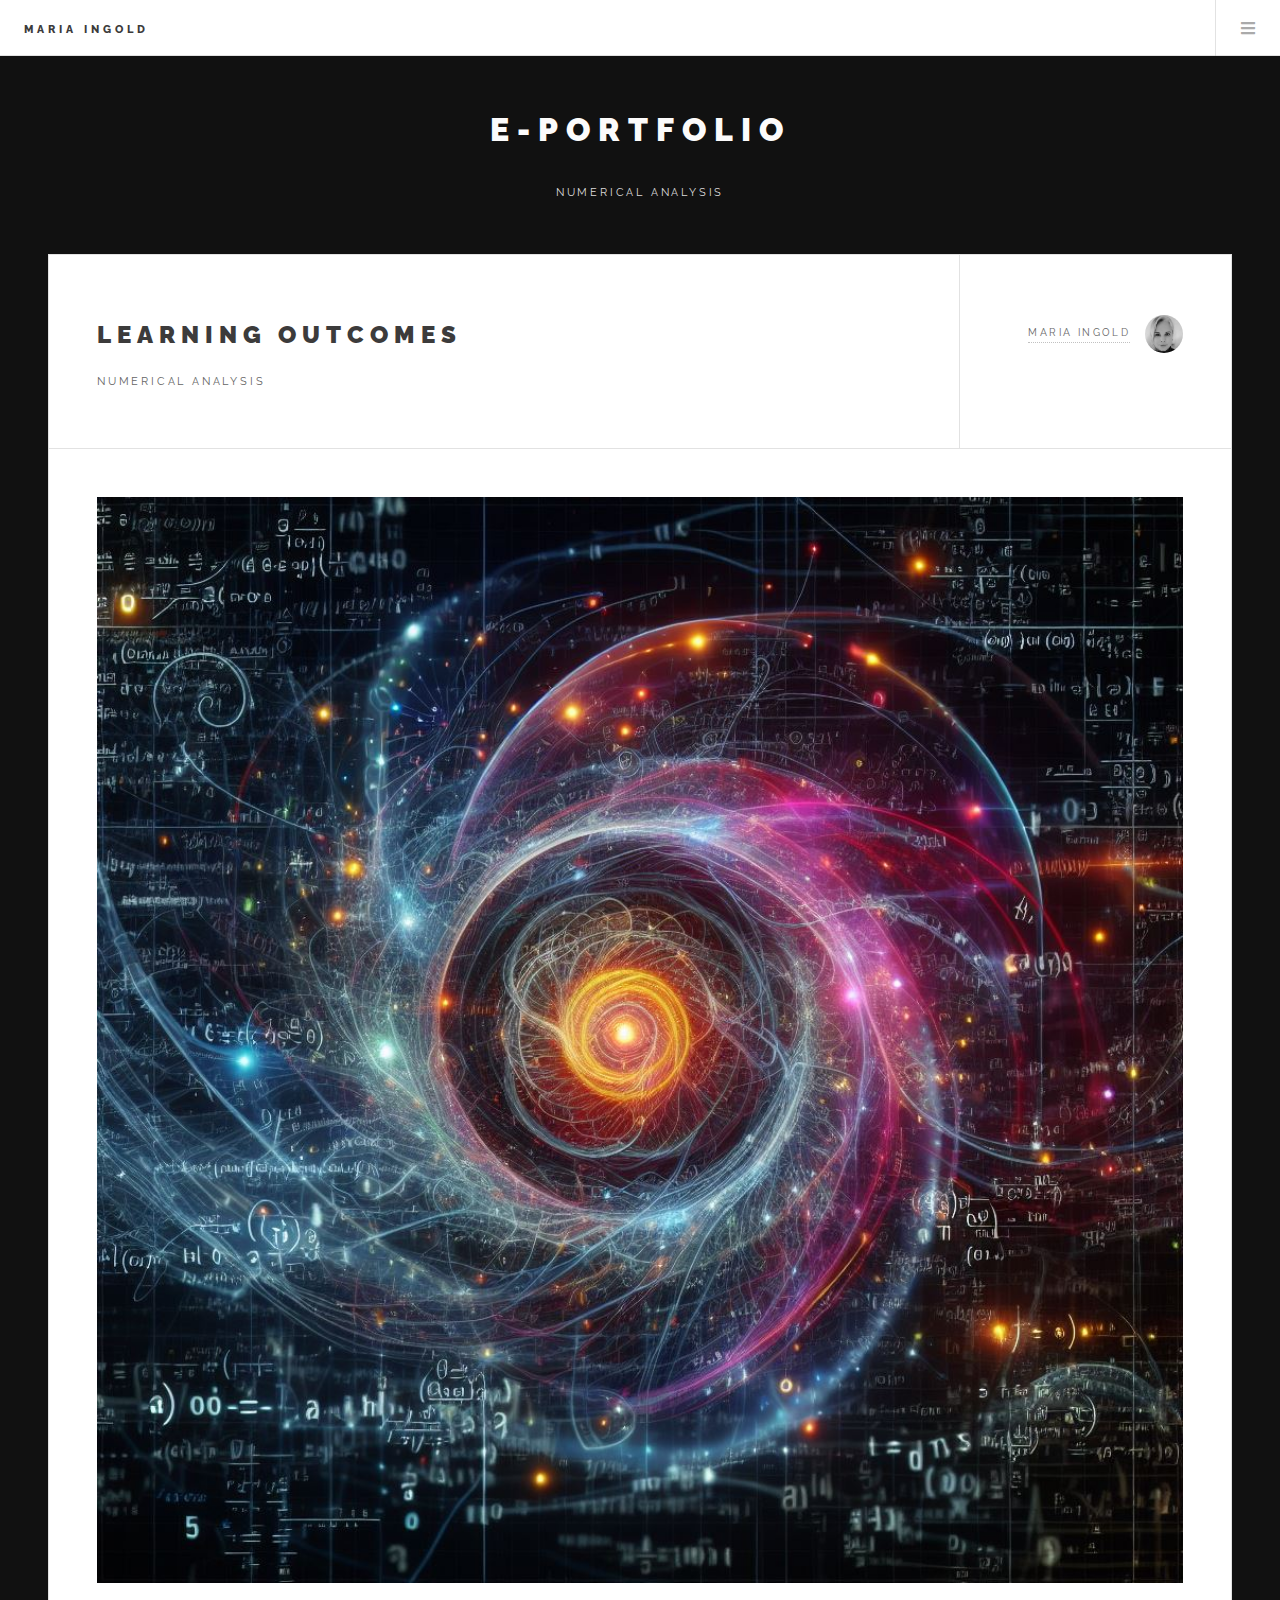
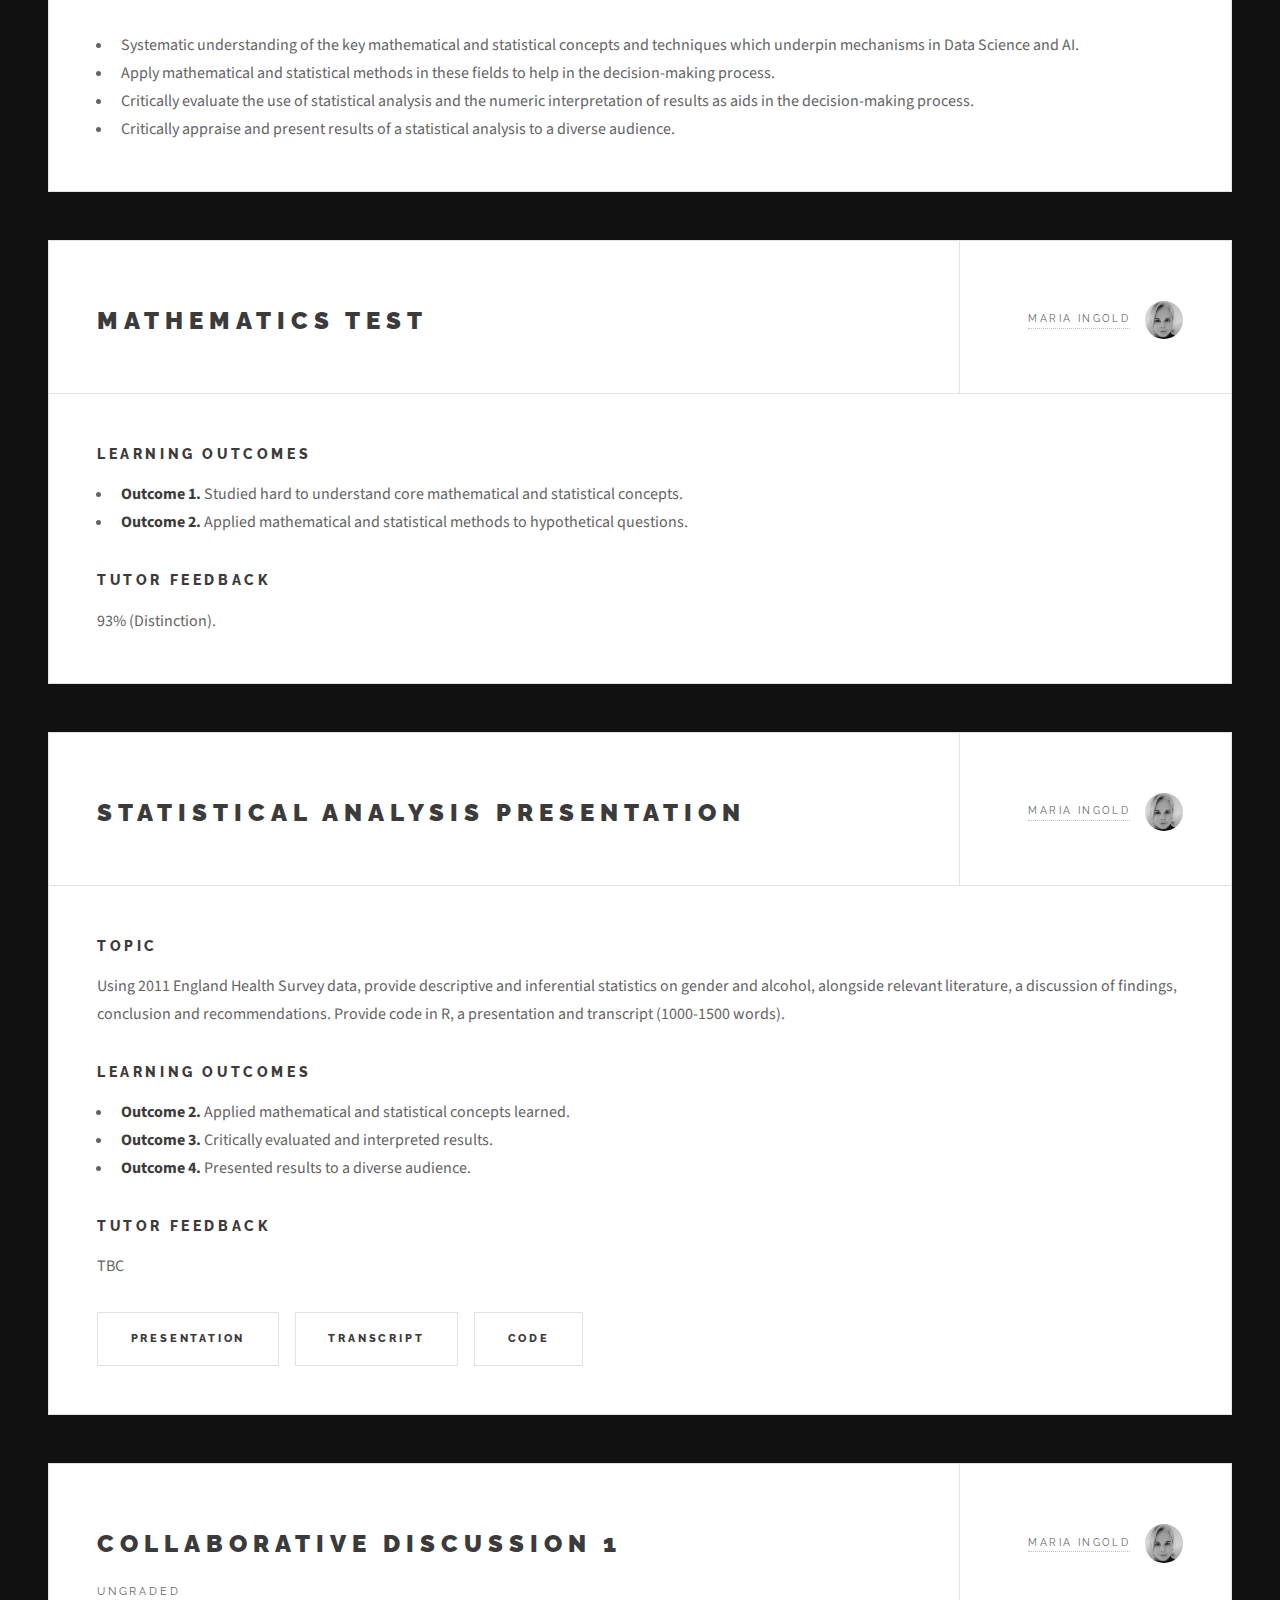
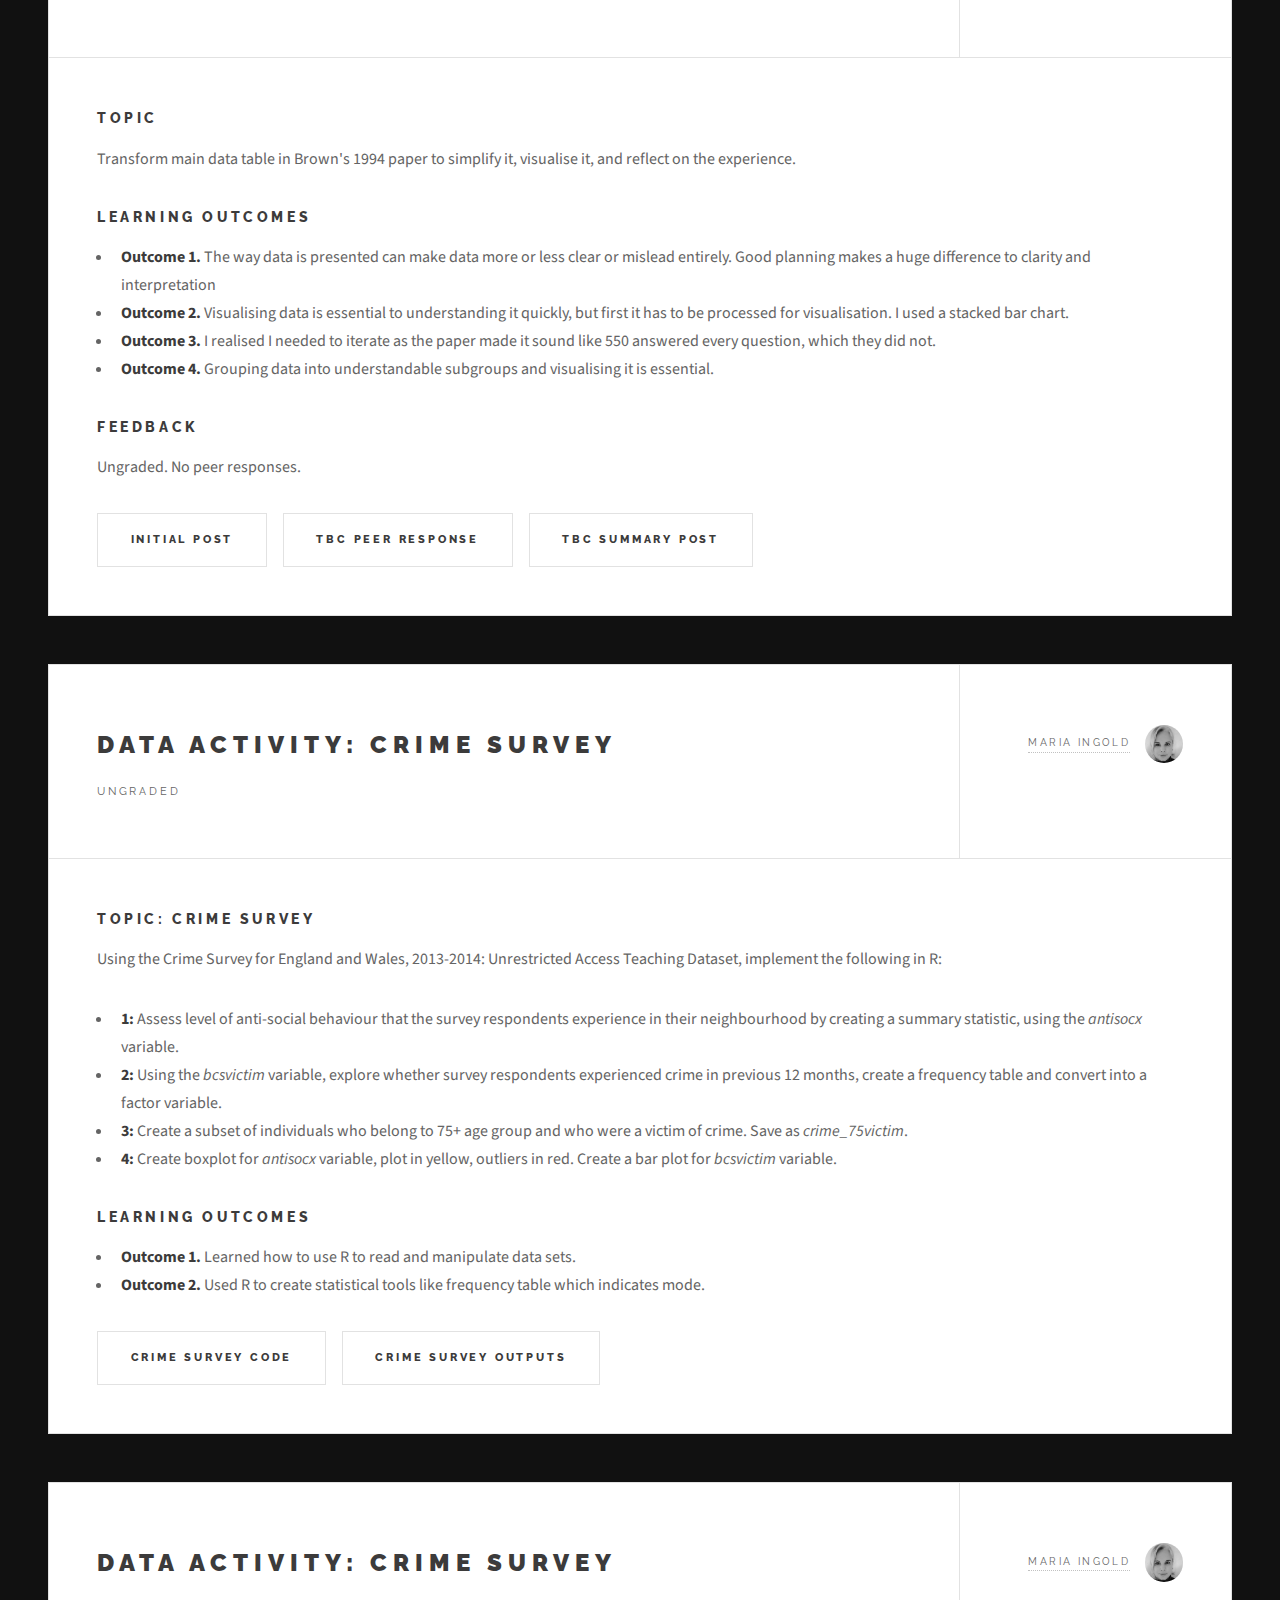
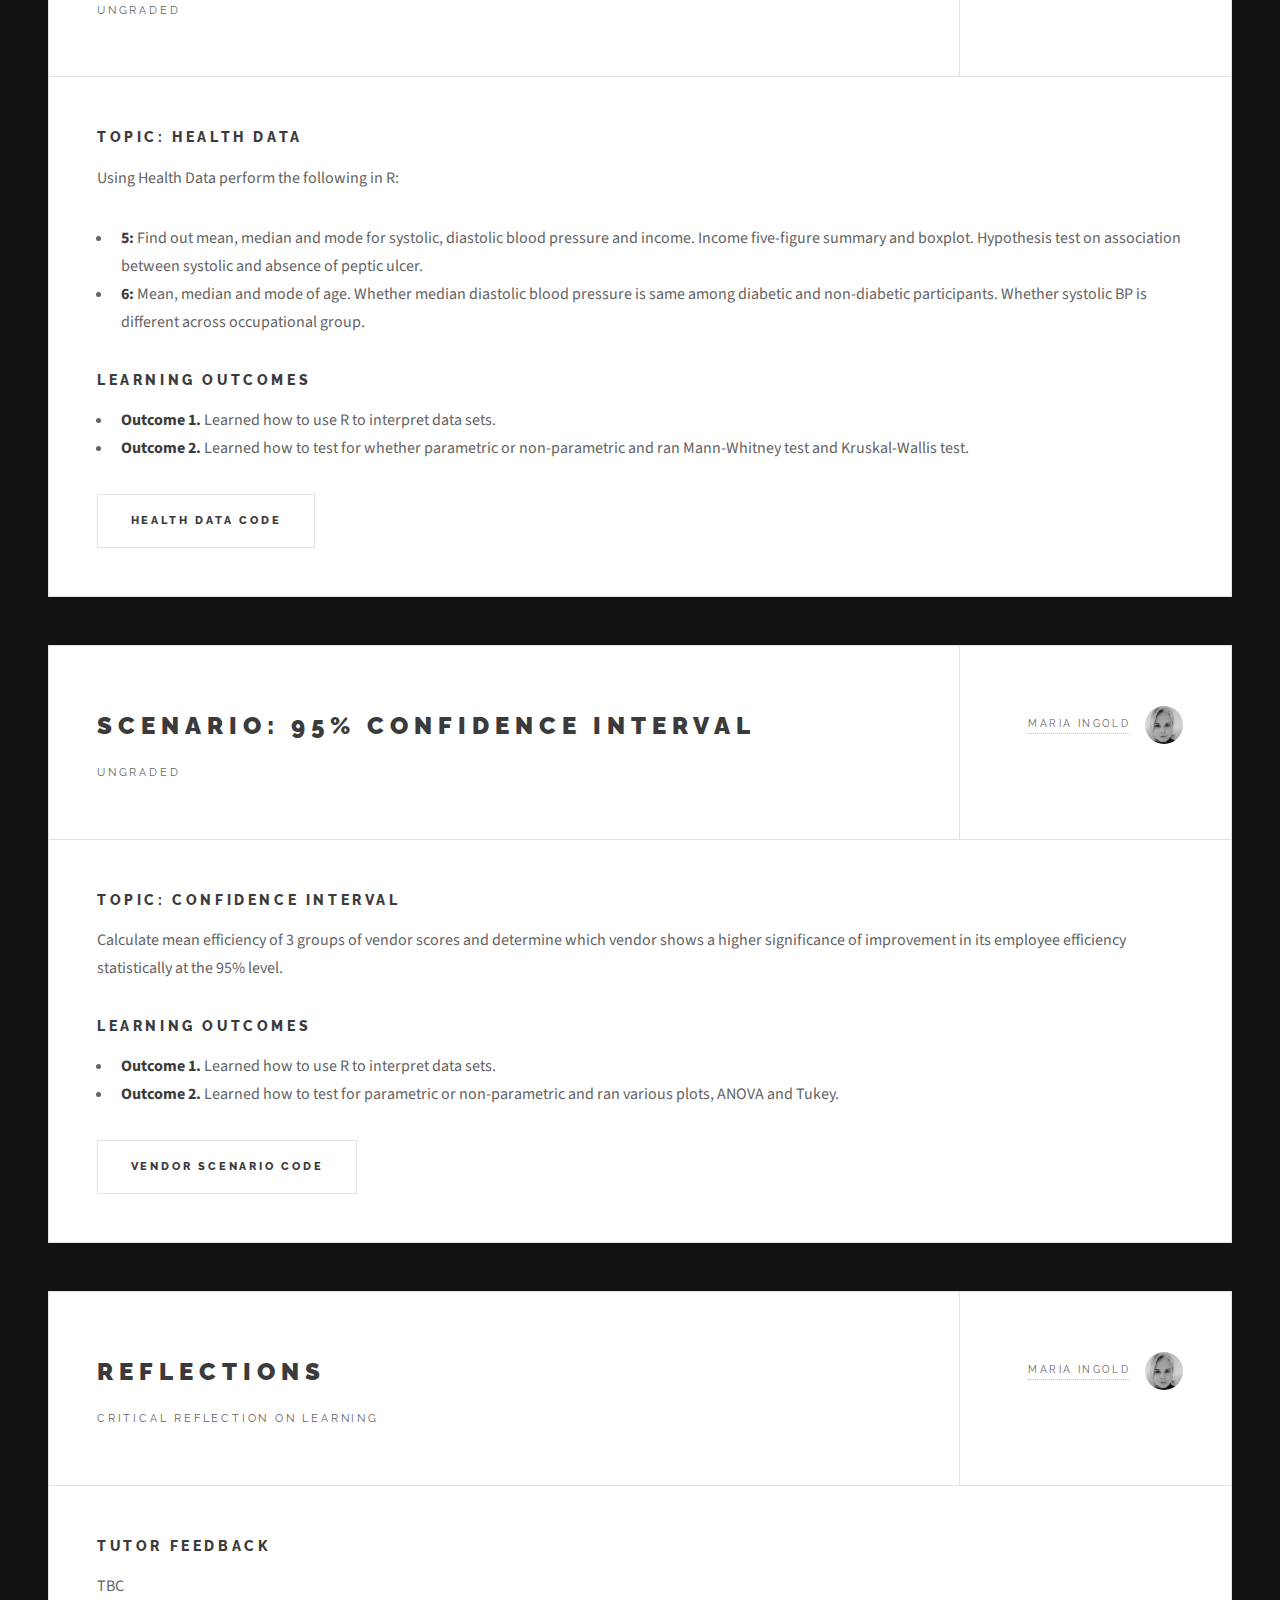
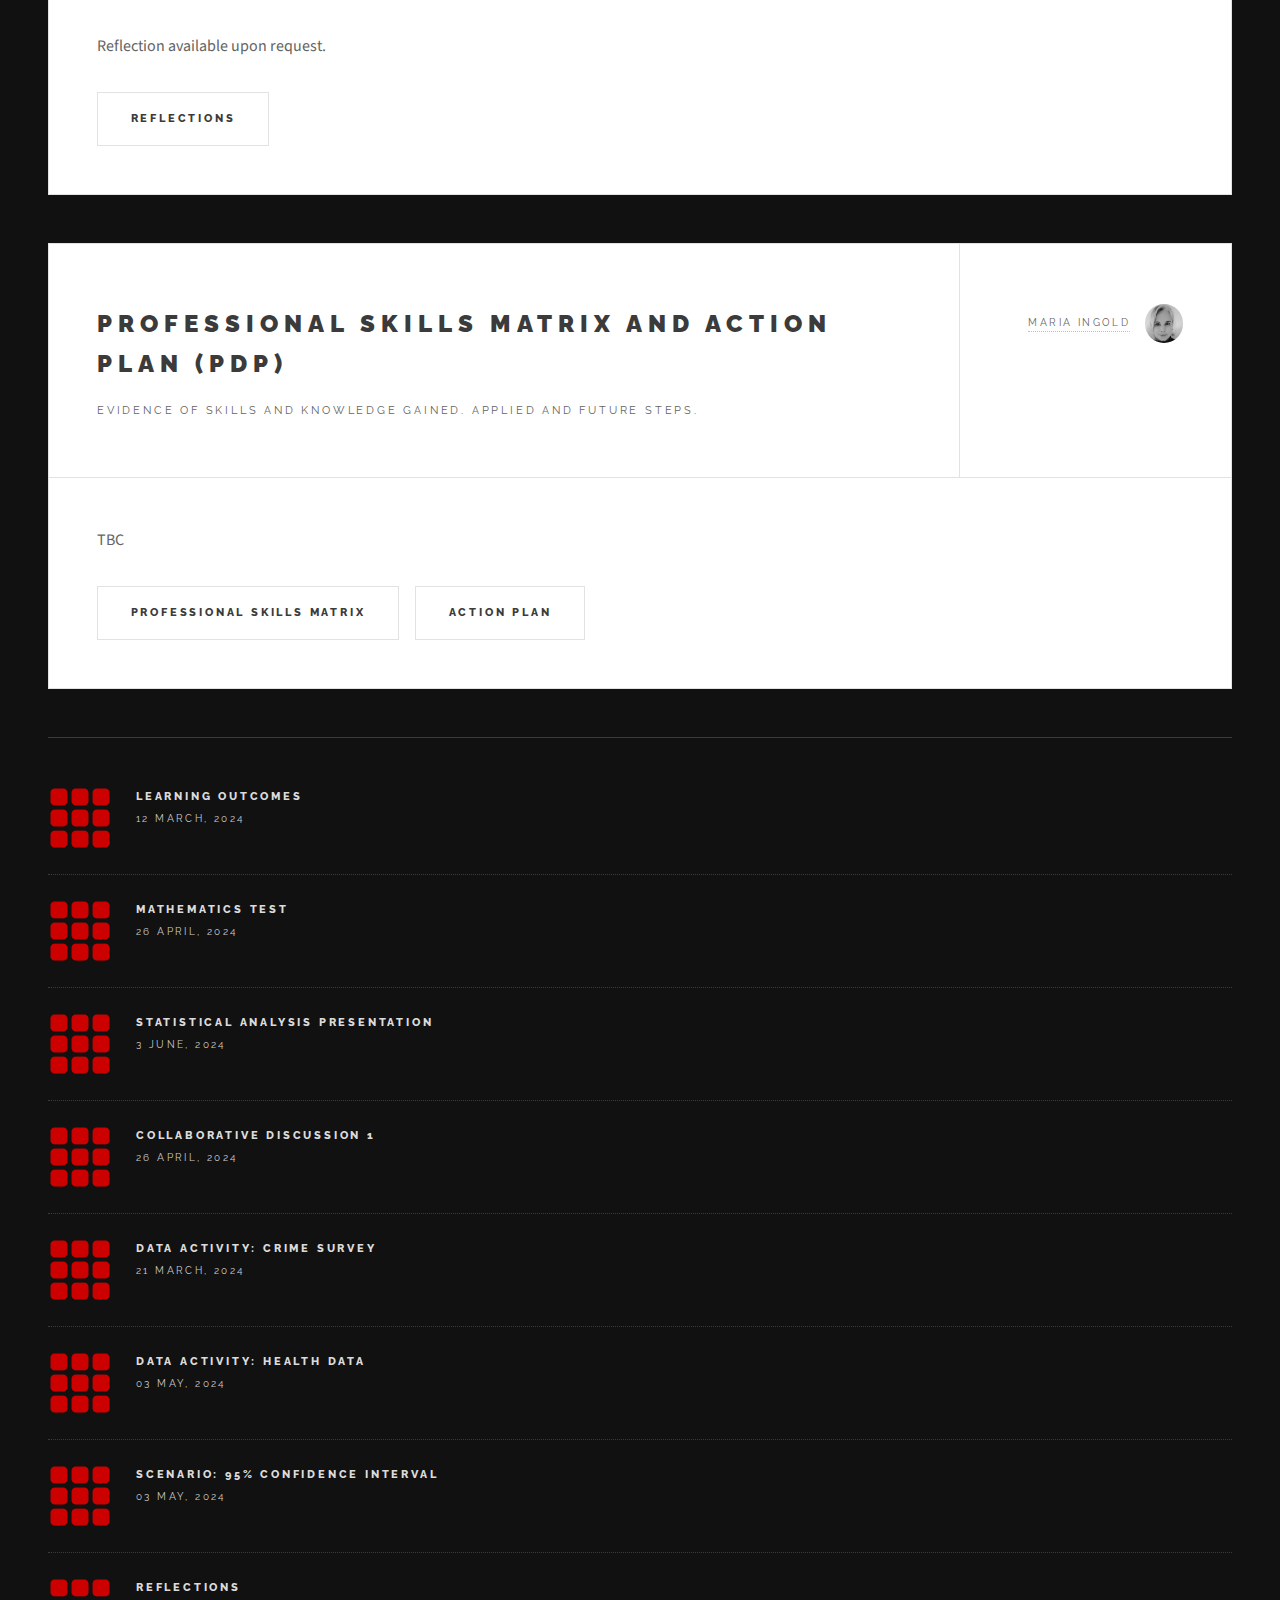
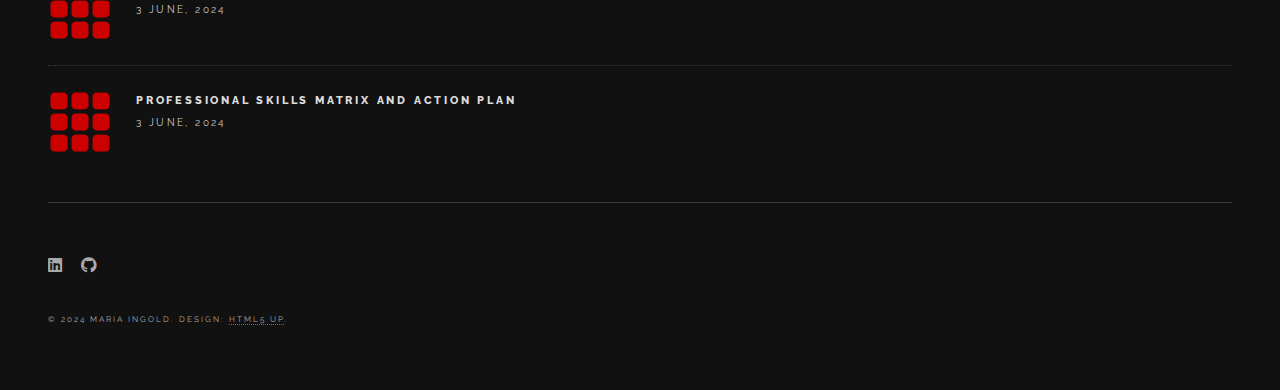
<file: eportfolio-numerical-analysis.html>
<!DOCTYPE HTML>
<!--
	Future Imperfect by HTML5 UP
	html5up.net | @ajlkn
	Free for personal and commercial use under the CCA 3.0 license (html5up.net/license)
	Modified for e-Portfolio by Maria Ingold
-->
<html>
	<head>
		<title>Numerical Analysis</title>
		<meta charset="utf-8" />
		<meta name="viewport" content="width=device-width, initial-scale=1, user-scalable=no" />
		<link rel="stylesheet" href="assets/css/main.css" />
	</head>
	<body class="is-preload">

		<!-- Wrapper -->
			<div id="wrapper">

				<!-- Header -->
					<header id="header">
						<h1><a href="index.html">Maria Ingold</a></h1>
						<nav class="main">
							<ul>		
								<li class="menu">
									<a class="fa-bars" href="#menu">Menu</a>
								</li>
							</ul>
						</nav>
					</header>

				<!-- Menu -->
					<section id="menu">
						<!-- Links -->
							<section>
								<ul class="links">
									<li>
										<a href="index.html">
											<h3>About Maria Ingold</h3>
										</a>
									</li>
									<li>
										<a href="eportfolio-induction.html">
											<h3>Induction</h3>
										</a>
									</li>
									<li>
										<a href="eportfolio-understanding-ai.html">
											<h3>Understanding Artificial Intelligence</h3>
										</a>
									</li>
									<li>
										<a href="eportfolio-intelligent-agents.html">
											<h3>Intelligent Agents</h3>
										</a>
									</li>
									<li>
										<a href="eportfolio-knowledge-rep-reason.html">
											<h3>Knowledge Representation and Reasoning</h3>
										</a>
									</li>
									<li>
										<a href="eportfolio-numerical-analysis.html">
											<h3>Numerical Analysis</h3>
										</a>
									</li>
									<li>
										<a href="eportfolio-research-methods.html">
											<h3>Research Methods and Professional Practice</h3>
										</a>
									</li>
									<li>
										<a href="index.html">
											<h3>Machine Learning</h3>
										</a>
									</li>
									<li>
										<a href="index.html">
											<h3>MSc AI Final Project</h3>
										</a>
									</li>
								</ul>
							</section>
					</section>

				<!-- Main -->
					<div id="main">

						<!-- Post -->
						
							<!-- Learning Outcomes -->
							<section id="outcomes">
								<article class="post">
									<header>
										<div class="title">
											<h2><a href="#outcomes">Learning Outcomes</a></h2>	
											<p>Numerical Analysis</p> 
										</div>
										<div class="meta">
											<a href="#" class="author"><span class="name">Maria Ingold</span><img src="images/MI_avatar.jpg" alt="" /></a>
										</div>
									</header>
									<a href="#" class="image featured"><img src="images/numerical_analysis_1.jpg" alt="AI generated with Bing" /></a>
									<ul>
										<li>Systematic understanding of the key mathematical and statistical concepts and techniques which underpin mechanisms in Data Science and AI.</li>
										<li>Apply mathematical and statistical methods in these fields to help in the decision-making process.</li>
										<li>Critically evaluate the use of statistical analysis and the numeric interpretation of results as aids in the decision-making process.</li>
										<li>Critically appraise and present results of a statistical analysis to a diverse audience.</li>
									</ul>
								</article>
							</section>
							
							<!-- Test -->
							<section id="test">
								<article class="post">
									<header>
										<div class="title">
											<h2><a href="#test">Mathematics Test</a></h2>
										</div>
										<div class="meta">
											<a href="#" class="author"><span class="name">Maria Ingold</span><img src="images/MI_avatar.jpg" alt="" /></a>
										</div>
									</header>
									<h3>Learning Outcomes</h3>
										<ul>
											<li><b>Outcome 1.</b> Studied hard to understand core mathematical and statistical concepts.</li>
											<li><b>Outcome 2.</b> Applied mathematical and statistical methods to hypothetical questions.</li>
										</ul>
									<h3>Tutor Feedback</h3>
										<p>93% (Distinction).</p>
								</article>
							</section>
							
							<!-- Presentation -->
							<section id="presentation">
								<article class="post">
									<header>
										<div class="title">
											<h2><a href="#presentation">Statistical Analysis Presentation</a></h2>
										</div>
										<div class="meta">
											<a href="#" class="author"><span class="name">Maria Ingold</span><img src="images/MI_avatar.jpg" alt="" /></a>
										</div>
									</header>
									<h3>Topic</h3>
										<p>Using 2011 England Health Survey data, provide descriptive and inferential statistics on gender and alcohol, alongside relevant literature, a discussion of findings, conclusion and recommendations. Provide code in R, a presentation and transcript (1000-1500 words).</p>
									<h3>Learning Outcomes</h3>
										<ul>
											<li><b>Outcome 2.</b> Applied mathematical and statistical concepts learned.</li>
											<li><b>Outcome 3.</b> Critically evaluated and interpreted results.</li>
											<li><b>Outcome 4.</b> Presented results to a diverse audience.</li>
										</ul>
									<h3>Tutor Feedback</h3>
										<p>TBC</p>
									<footer>
										<ul class="actions">
											<li><a href="artefacts/TBC" class="button large">Presentation</a></li>
											<li><a href="artefacts/TBC" class="button large">Transcript</a></li>
											<li><a href="artefacts/TBC" class="button large">Code</a></li>
										</ul>
									</footer>
								</article>
							</section>

							<!-- Collaborative Discussion 1 -->
							<section id="collaborative1">
								<article class="post">
									<header>
										<div class="title">
											<h2><a href="#collaborative1">Collaborative Discussion 1</a></h2>
											<p>Ungraded</p>
										</div>
										<div class="meta">
											<a href="#" class="author"><span class="name">Maria Ingold</span><img src="images/MI_avatar.jpg" alt="" /></a>
										</div>
									</header>
									<h3>Topic</h3>
										<p>Transform main data table in Brown's 1994 paper to simplify it, visualise it, and reflect on the experience.</p>
									<h3>Learning Outcomes</h3>
										<ul>	
											<li><b>Outcome 1.</b> The way data is presented can make data more or less clear or mislead entirely. Good planning makes a huge difference to clarity and interpretation</li>
											<li><b>Outcome 2.</b> Visualising data is essential to understanding it quickly, but first it has to be processed for visualisation. I used a stacked bar chart.</li> 
											<li><b>Outcome 3.</b> I realised I needed to iterate as the paper made it sound like 550 answered every question, which they did not.</li>
											<li><b>Outcome 4.</b> Grouping data into understandable subgroups and visualising it is essential.</li>
										</ul>
									<h3>Feedback</h3>
										<p>Ungraded. No peer responses.</p>
									<footer>
										<ul class="actions">
											<li><a href="artefacts/4_NA_C1Initial_MI24.pdf" class="button large">Initial Post</a></li>
											<li><a href="artefacts/TBC" class="button large">TBC Peer Response</a></li>
											<li><a href="artefacts/TBC" class="button large">TBC Summary Post</a></li>
										</ul>
									</footer>
								</article>
							</section>

							<!-- Data Activity: Crime -->
							<section id="datacrime">
								<article class="post">
									<header>
										<div class="title">
											<h2><a href="#datacrime">Data Activity: Crime Survey</a></h2>
											<p>Ungraded</p>
										</div>
										<div class="meta">
											<a href="#" class="author"><span class="name">Maria Ingold</span><img src="images/MI_avatar.jpg" alt="" /></a>
										</div>
									</header>
									<h3>Topic: Crime Survey</h3>
										<p>Using the Crime Survey for England and Wales, 2013-2014: Unrestricted Access Teaching Dataset, implement the following in R:</p>
										<ul>
											<li><b>1:</b> Assess level of anti-social behaviour that the survey respondents experience in their neighbourhood by creating a summary statistic, using the <i>antisocx</i> variable.</li>
											<li><b>2:</b> Using the <i>bcsvictim</i> variable, explore whether survey respondents experienced crime in previous 12 months, create a frequency table and convert into a factor variable.</li>
											<li><b>3:</b> Create a subset of individuals who belong to 75+ age group and who were a victim of crime. Save as <i>crime_75victim</i>.</li>
											<li><b>4:</b> Create boxplot for <i>antisocx</i> variable, plot in yellow, outliers in red. Create a bar plot for <i>bcsvictim</i> variable.</li>
										</ul>
									<h3>Learning Outcomes</h3>
										<ul>	
											<li><b>Outcome 1.</b> Learned how to use R to read and manipulate data sets.</li>
											<li><b>Outcome 2.</b> Used R to create statistical tools like frequency table which indicates mode.</li>
										</ul>
									<footer>
										<ul class="actions">
											<li><a href="https://github.com/mariaingold/DataActivities" class="button large">Crime Survey Code</a></li>
											<li><a href="artefacts/4_NA_DataActivities_CrimeSurvey.pdf" class="button large">Crime Survey Outputs</a></li>
										</ul>
									</footer>
								</article>
							</section>
							
							<!-- Data Activity: Health -->
							<section id="datahealth">
								<article class="post">
									<header>
										<div class="title">
											<h2><a href="#datahealth">Data Activity: Crime Survey</a></h2>
											<p>Ungraded</p>
										</div>
										<div class="meta">
											<a href="#" class="author"><span class="name">Maria Ingold</span><img src="images/MI_avatar.jpg" alt="" /></a>
										</div>
									</header>
									<h3>Topic: Health Data</h3>
										<p>Using Health Data perform the following in R:</p>
										<ul>
											<li><b>5:</b> Find out mean, median and mode for systolic, diastolic blood pressure and income. Income five-figure summary and boxplot. Hypothesis test on association between systolic and absence of peptic ulcer.</li>
											<li><b>6:</b> Mean, median and mode of age. Whether median diastolic blood pressure is same among diabetic and non-diabetic participants. Whether systolic BP is different across occupational group.</li>
										</ul>
									<h3>Learning Outcomes</h3>
										<ul>	
											<li><b>Outcome 1.</b> Learned how to use R to interpret data sets.</li>
											<li><b>Outcome 2.</b> Learned how to test for whether parametric or non-parametric and ran Mann-Whitney test and Kruskal-Wallis test.</li>
										</ul>
									<footer>
										<ul class="actions">
											<li><a href="https://github.com/mariaingold/DataActivities" class="button large">Health Data Code</a></li>
										</ul>
									</footer>
								</article>
							</section>	
		
							<!-- Data Activity: Scenario: 95% Confidence Interval -->
							<section id="datascenario">
								<article class="post">
									<header>
										<div class="title">
											<h2><a href="#datascenario">Scenario: 95% Confidence Interval</a></h2>
											<p>Ungraded</p>
										</div>
										<div class="meta">
											<a href="#" class="author"><span class="name">Maria Ingold</span><img src="images/MI_avatar.jpg" alt="" /></a>
										</div>
									</header>
									<h3>Topic: Confidence Interval</h3>
										<p>Calculate mean efficiency of 3 groups of vendor scores and determine which vendor shows a higher significance of improvement in its employee efficiency statistically at the 95% level.</p>
									<h3>Learning Outcomes</h3>
										<ul>	
											<li><b>Outcome 1.</b> Learned how to use R to interpret data sets.</li>
											<li><b>Outcome 2.</b> Learned how to test for parametric or non-parametric and ran various plots, ANOVA and Tukey.</li>
										</ul>
									<footer>
										<ul class="actions">
											<li><a href="https://github.com/mariaingold/DataActivities" class="button large">Vendor Scenario Code</a></li>
										</ul>
									</footer>
								</article>
							</section>

							<!-- Reflections -->
							<section id="reflections">
								<article class="post">
									<header>
										<div class="title">
											<h2><a href="#reflections">Reflections</a></h2>	
											<p>Critical reflection on learning</p>											
										</div>
										<div class="meta">
											<a href="#" class="author"><span class="name">Maria Ingold</span><img src="images/MI_avatar.jpg" alt="" /></a>
										</div>
									</header>
									<h3>TUTOR FEEDBACK</h3>
									<p>TBC</p>
									<p>Reflection available upon request.</p>
									<footer>
										<ul class="actions">
											<li><a href="#" class="button large">Reflections</a></li>
										</ul>
									</footer>
								</article>
							</section>

							<!-- Professional Skills Matrix and Action Plan -->
							<section id="skills">
								<article class="post">
									<header>
										<div class="title">
											<h2><a href="#skills">Professional Skills Matrix and Action Plan (PDP)</a></h2>	
											<p>Evidence of skills and knowledge gained. Applied and future steps.</p>											
										</div>
										<div class="meta">
											<a href="#" class="author"><span class="name">Maria Ingold</span><img src="images/MI_avatar.jpg" alt="" /></a>
										</div>
									</header>
									<p>TBC</p>
									<footer>
										<ul class="actions">
											<li><a href="#" class="button large">Professional Skills Matrix</a></li>
											<li><a href="#" class="button large">Action Plan</a></li>
										</ul>
									</footer>
								</article>
							</section>
					</div>

				<!-- Sidebar -->
					<section id="sidebar">

						<!-- Intro -->
							<section id="intro">
								<header>
									<h2>e-Portfolio</h2>
									<p>Numerical Analysis</p>
								</header>
							</section>

						<!-- Posts List -->
							<section>
								<ul class="posts">
									<li>
										<article>
											<header>
												<h3><a href="#outcomes">Learning Outcomes</a></h3>
												<time class="published" datetime="2024-03-12">12 March, 2024</time>
											</header>
											<a href="#outcomes" class="image"><img src="images/portfolio.png" alt="" /></a>
										</article>
									</li>
									<li>
										<article>
											<header>
												<h3><a href="#test">Mathematics Test</a></h3>
												<time class="published" datetime="2024-04-26">26 April, 2024</time>
											</header>
											<a href="#test" class="image"><img src="images/portfolio.png" alt="" /></a>
										</article>
									</li>
									<li>
										<article>
											<header>
												<h3><a href="#presentation">Statistical Analysis Presentation</a></h3>
												<time class="published" datetime="2024-06-03">3 June, 2024</time>
											</header>
											<a href="#presentation" class="image"><img src="images/portfolio.png" alt="" /></a>
										</article>
									</li>
									<li>
										<article>
											<header>
												<h3><a href="#collaborative1">Collaborative Discussion 1</a></h3>
												<time class="published" datetime="2024-06-03">26 April, 2024</time>
											</header>
											<a href="#collaborative1" class="image"><img src="images/portfolio.png" alt="" /></a>
										</article>
									</li>
									<li>	
										<article>
											<header>
												<h3><a href="#datacrime">Data Activity: Crime Survey</a></h3>
												<time class="published" datetime="2024-03-21">21 March, 2024</time>
											</header>
											<a href="#datacrime" class="image"><img src="images/portfolio.png" alt="" /></a>
										</article>
									</li>
									<li>	
										<article>
											<header>
												<h3><a href="#datahealth">Data Activity: Health Data</a></h3>
												<time class="published" datetime="2024-05-03">03 May, 2024</time>
											</header>
											<a href="#datahealth" class="image"><img src="images/portfolio.png" alt="" /></a>
										</article>
									</li>
									<li>	
										<article>
											<header>
												<h3><a href="#datascenario">Scenario: 95% Confidence Interval</a></h3>
												<time class="published" datetime="2024-05-03">03 May, 2024</time>
											</header>
											<a href="#datascenario" class="image"><img src="images/portfolio.png" alt="" /></a>
										</article>
									</li>
									<li>
										<article>
											<header>
												<h3><a href="#reflections">Reflections</a></h3>
												<time class="published" datetime="2024-06-03">3 June, 2024</time>
											</header>
											<a href="#reflections" class="image"><img src="images/portfolio.png" alt="" /></a>
										</article>
									</li>
									<li>
										<article>
											<header>
												<h3><a href="#skills">Professional Skills Matrix and Action Plan</a></h3>
												<time class="published" datetime="2024-06-03">3 June, 2024</time>
											</header>
											<a href="#skills" class="image"><img src="images/portfolio.png" alt="" /></a>
										</article>
									</li>
								</ul>
							</section>

						<!-- Footer -->
							<section id="footer">
								<ul class="icons">
									<li><a href="https://www.linkedin.com/in/mariaingold/" class="icon brands fa-linkedin"><span class="label">LinkedIn</span></a></li>
									<li><a href="https://github.com/mariaingold" class="icon brands fa-github"><span class="label">Github</span></a></li>
								</ul>
								<p class="copyright">&copy; 2024 MARIA INGOLD. Design: <a href="http://html5up.net">HTML5 UP</a>. </p>
							</section>

					</section>

			</div>

		<!-- Scripts -->
			<script src="assets/js/jquery.min.js"></script>
			<script src="assets/js/browser.min.js"></script>
			<script src="assets/js/breakpoints.min.js"></script>
			<script src="assets/js/util.js"></script>
			<script src="assets/js/main.js"></script>

	</body>
</html>
</file>
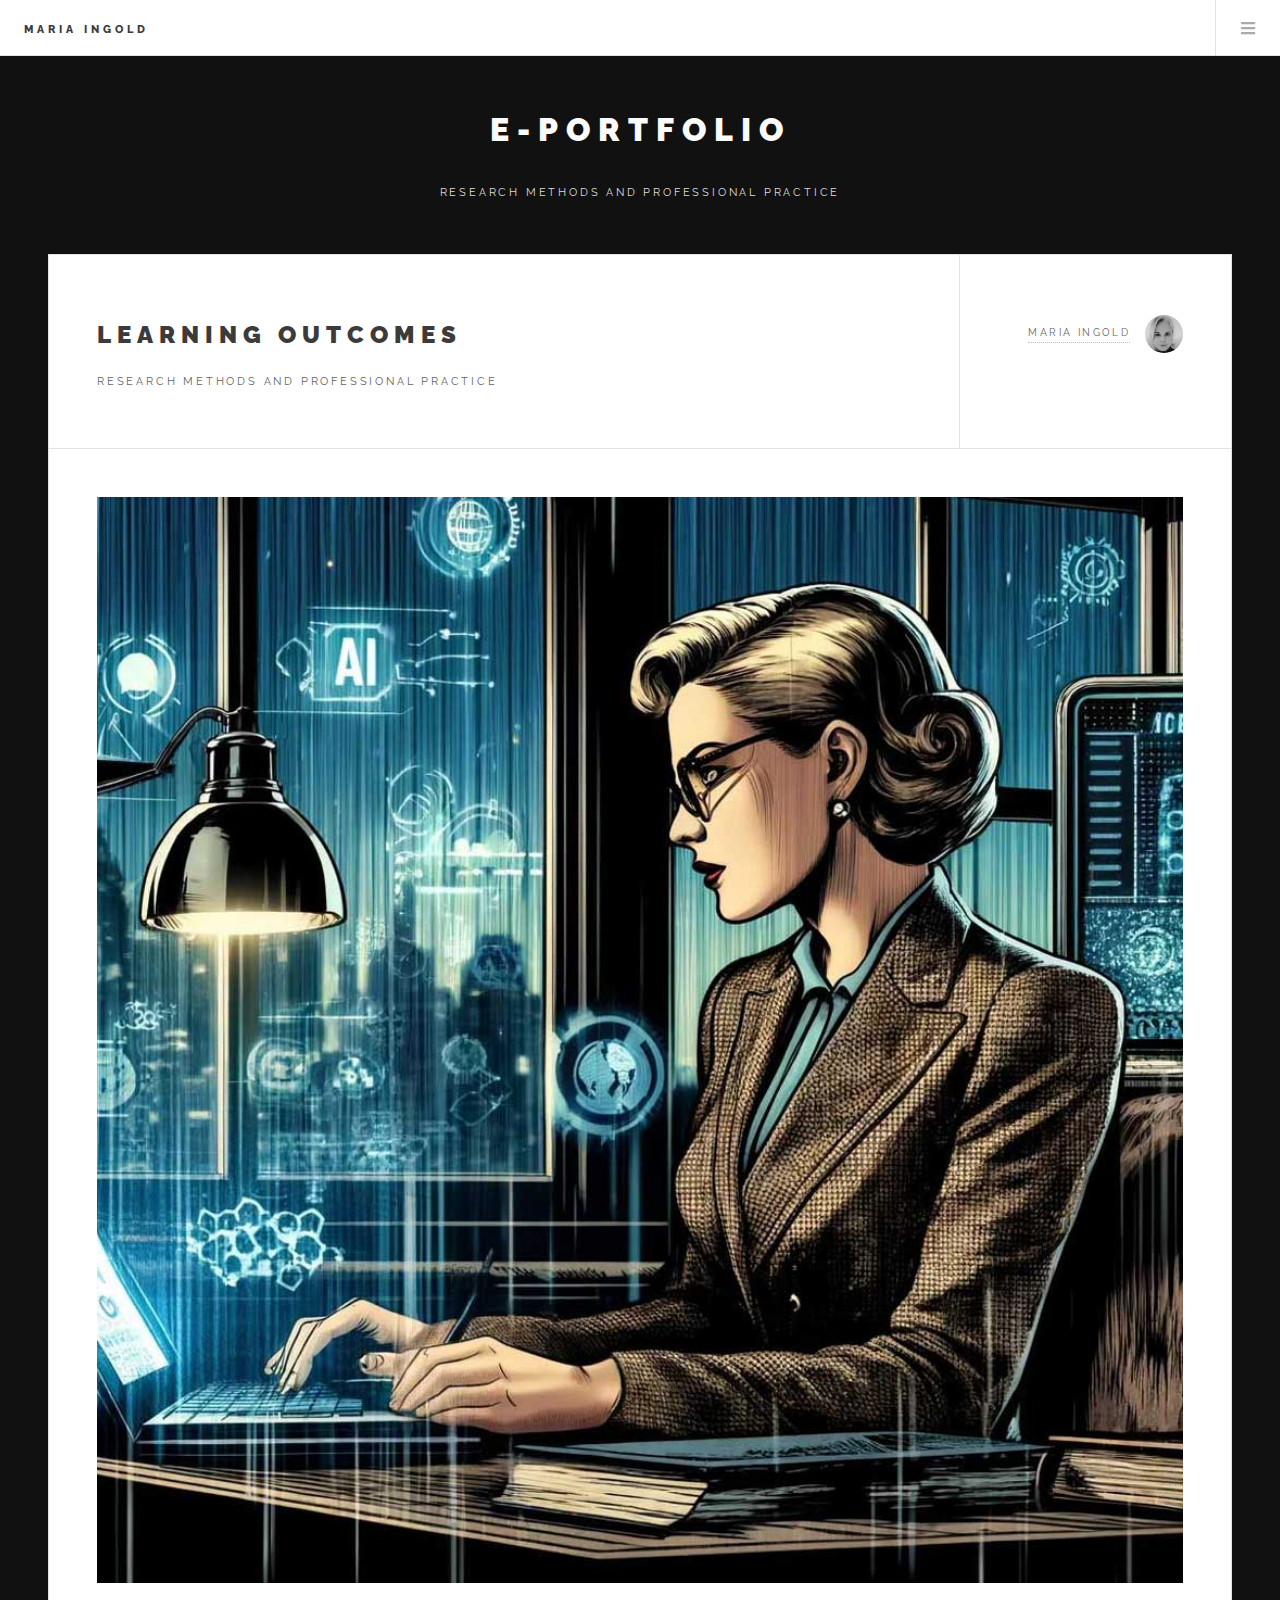
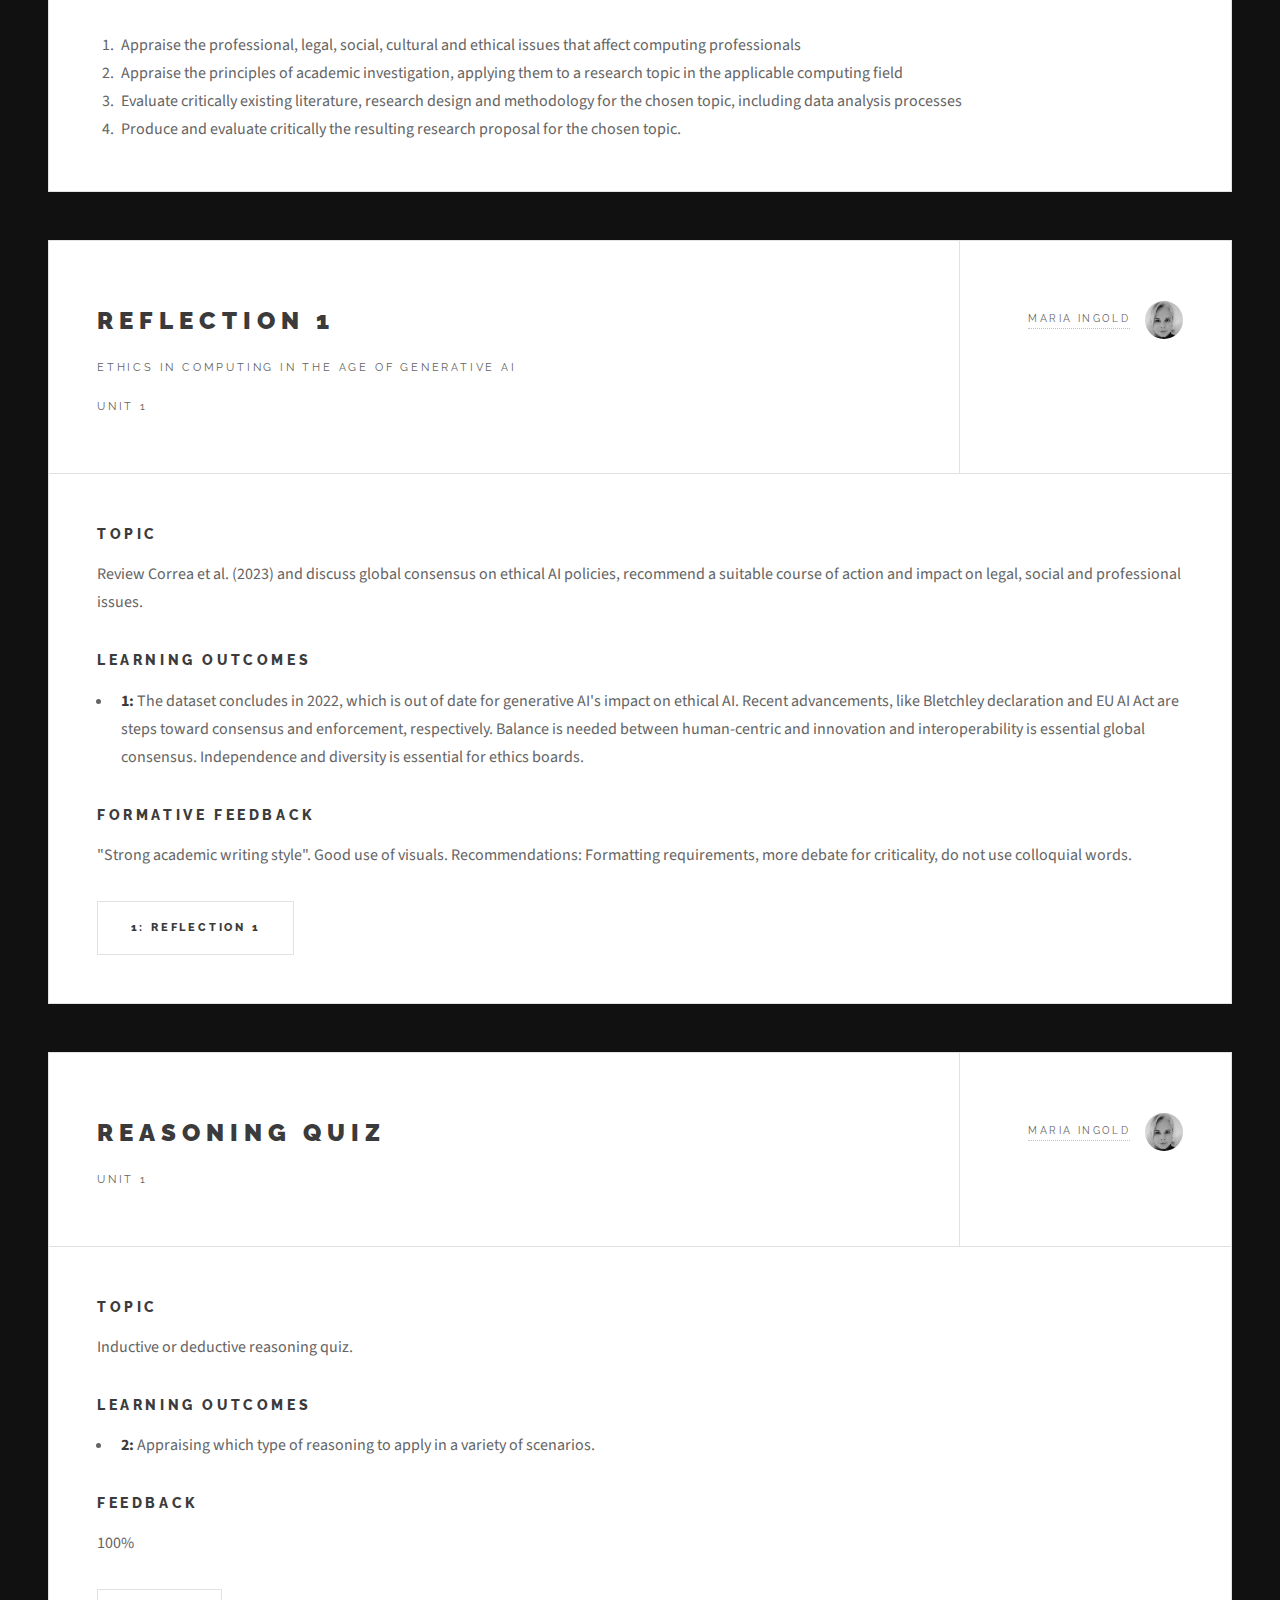
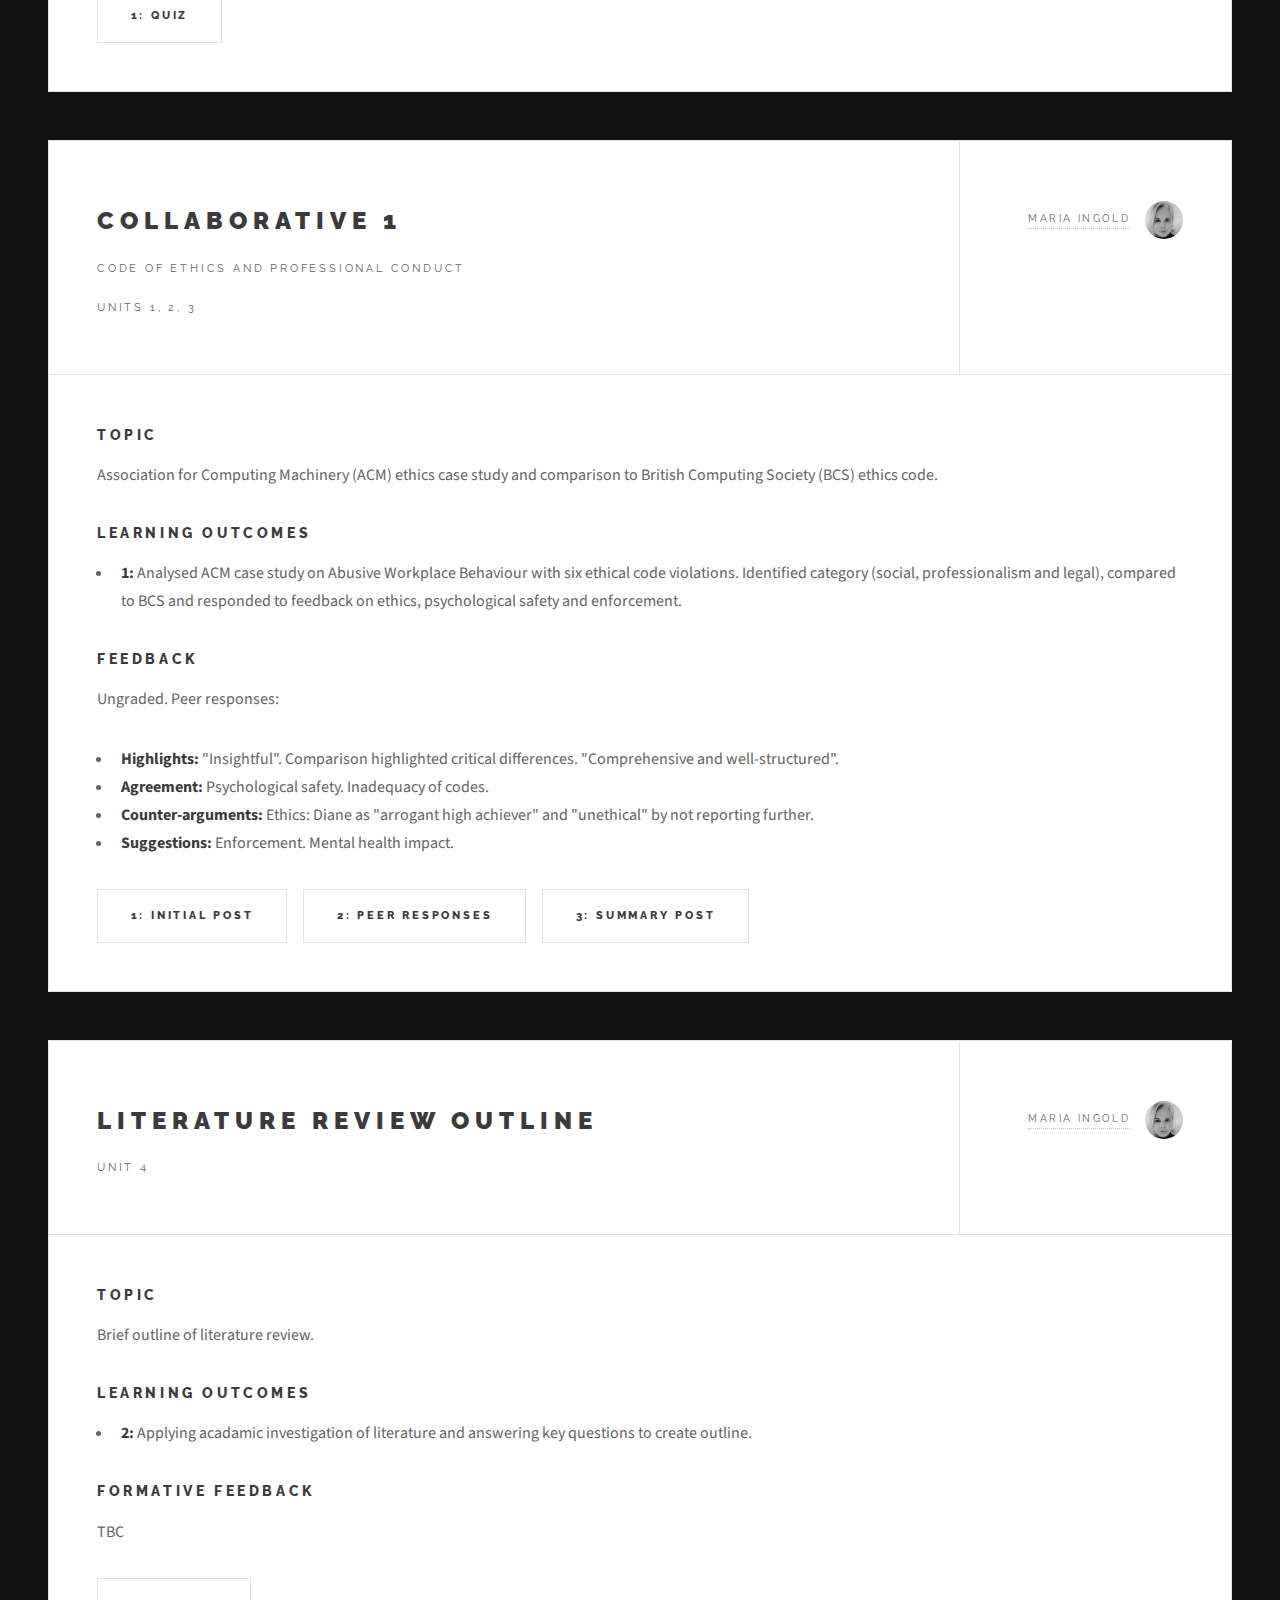
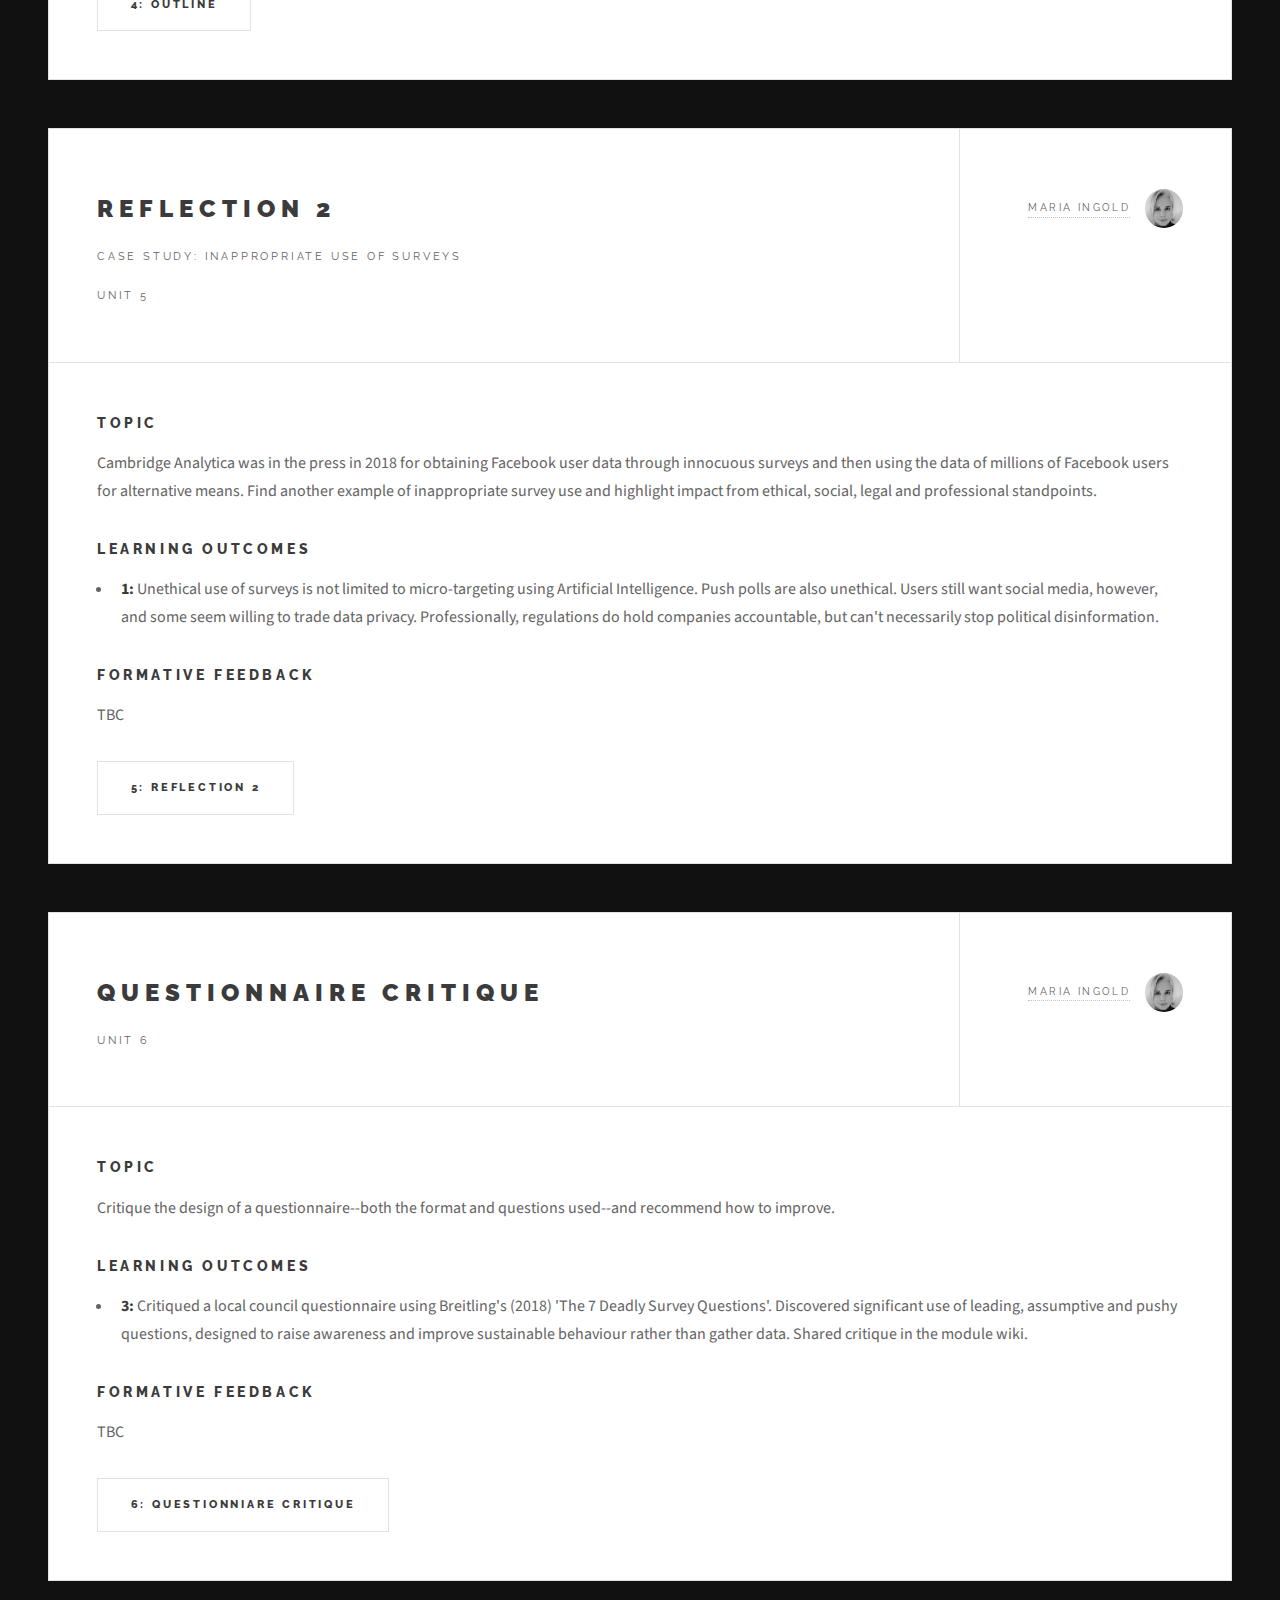
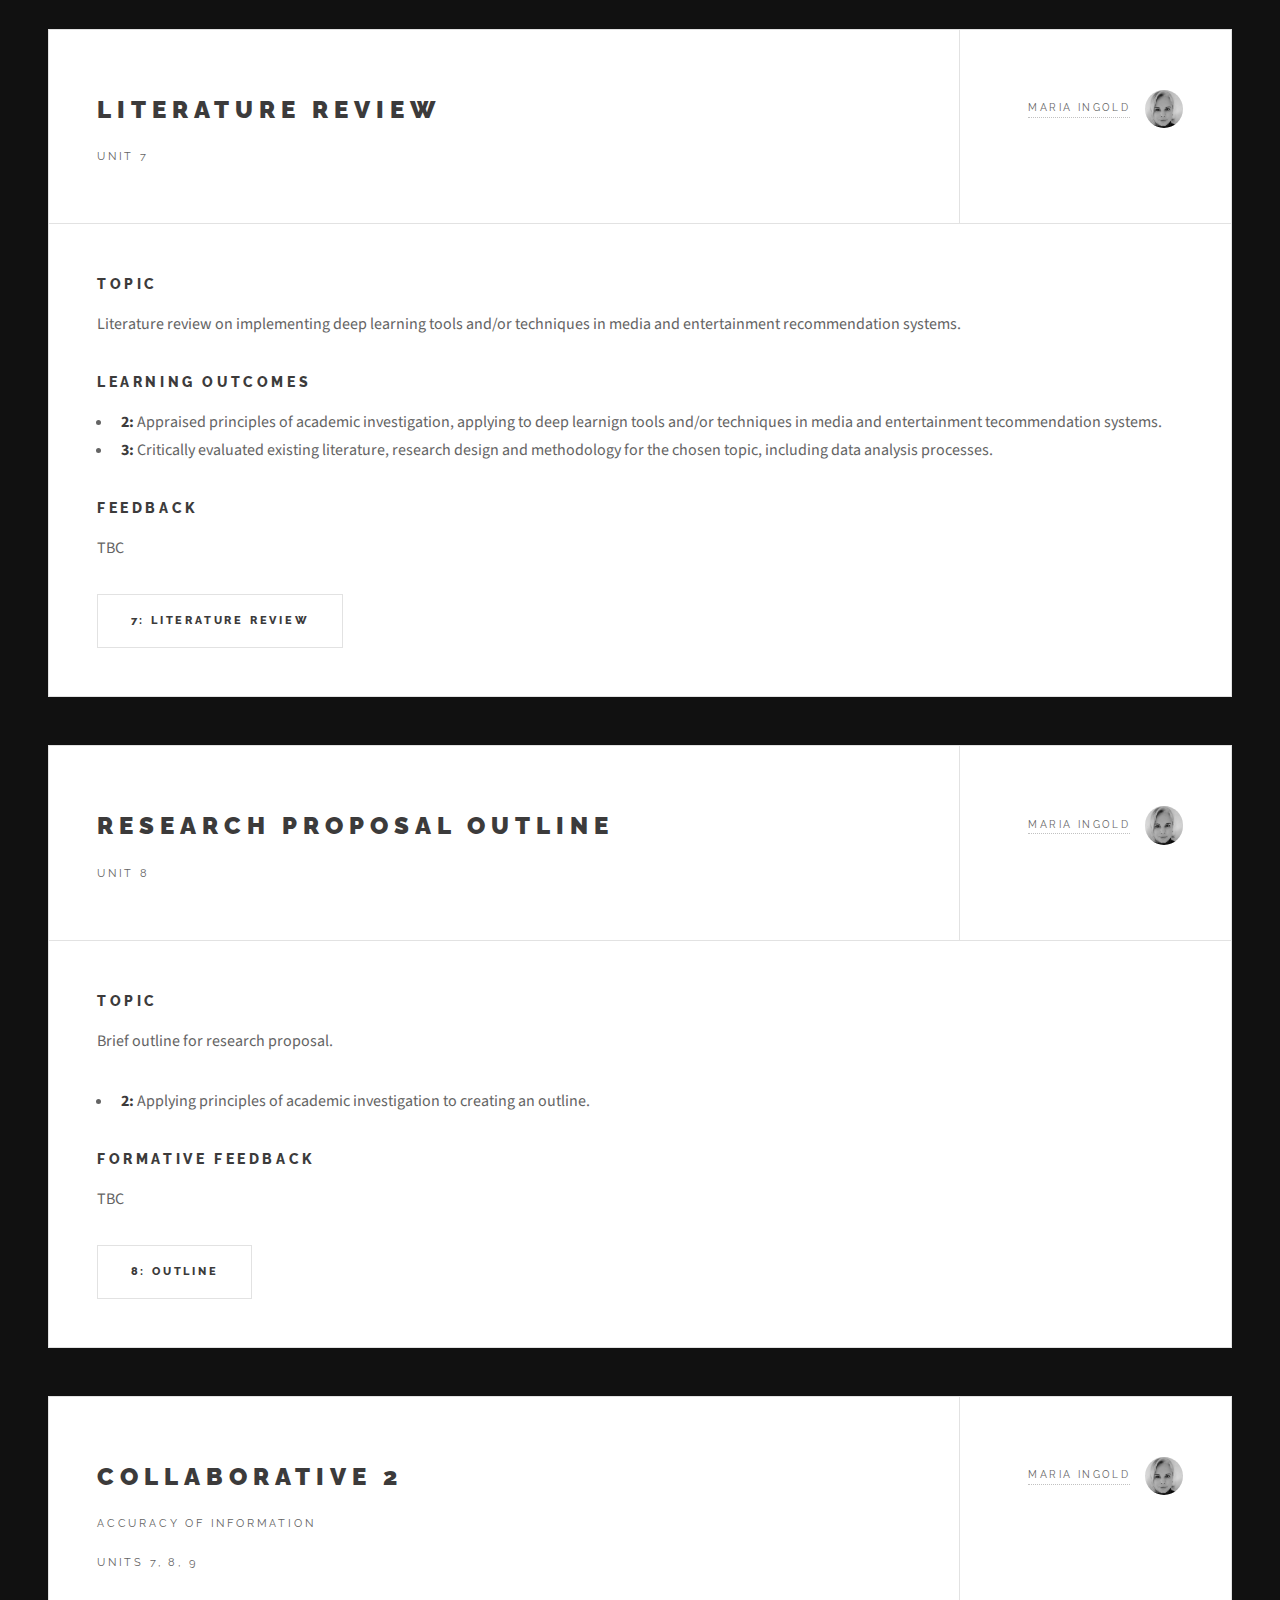
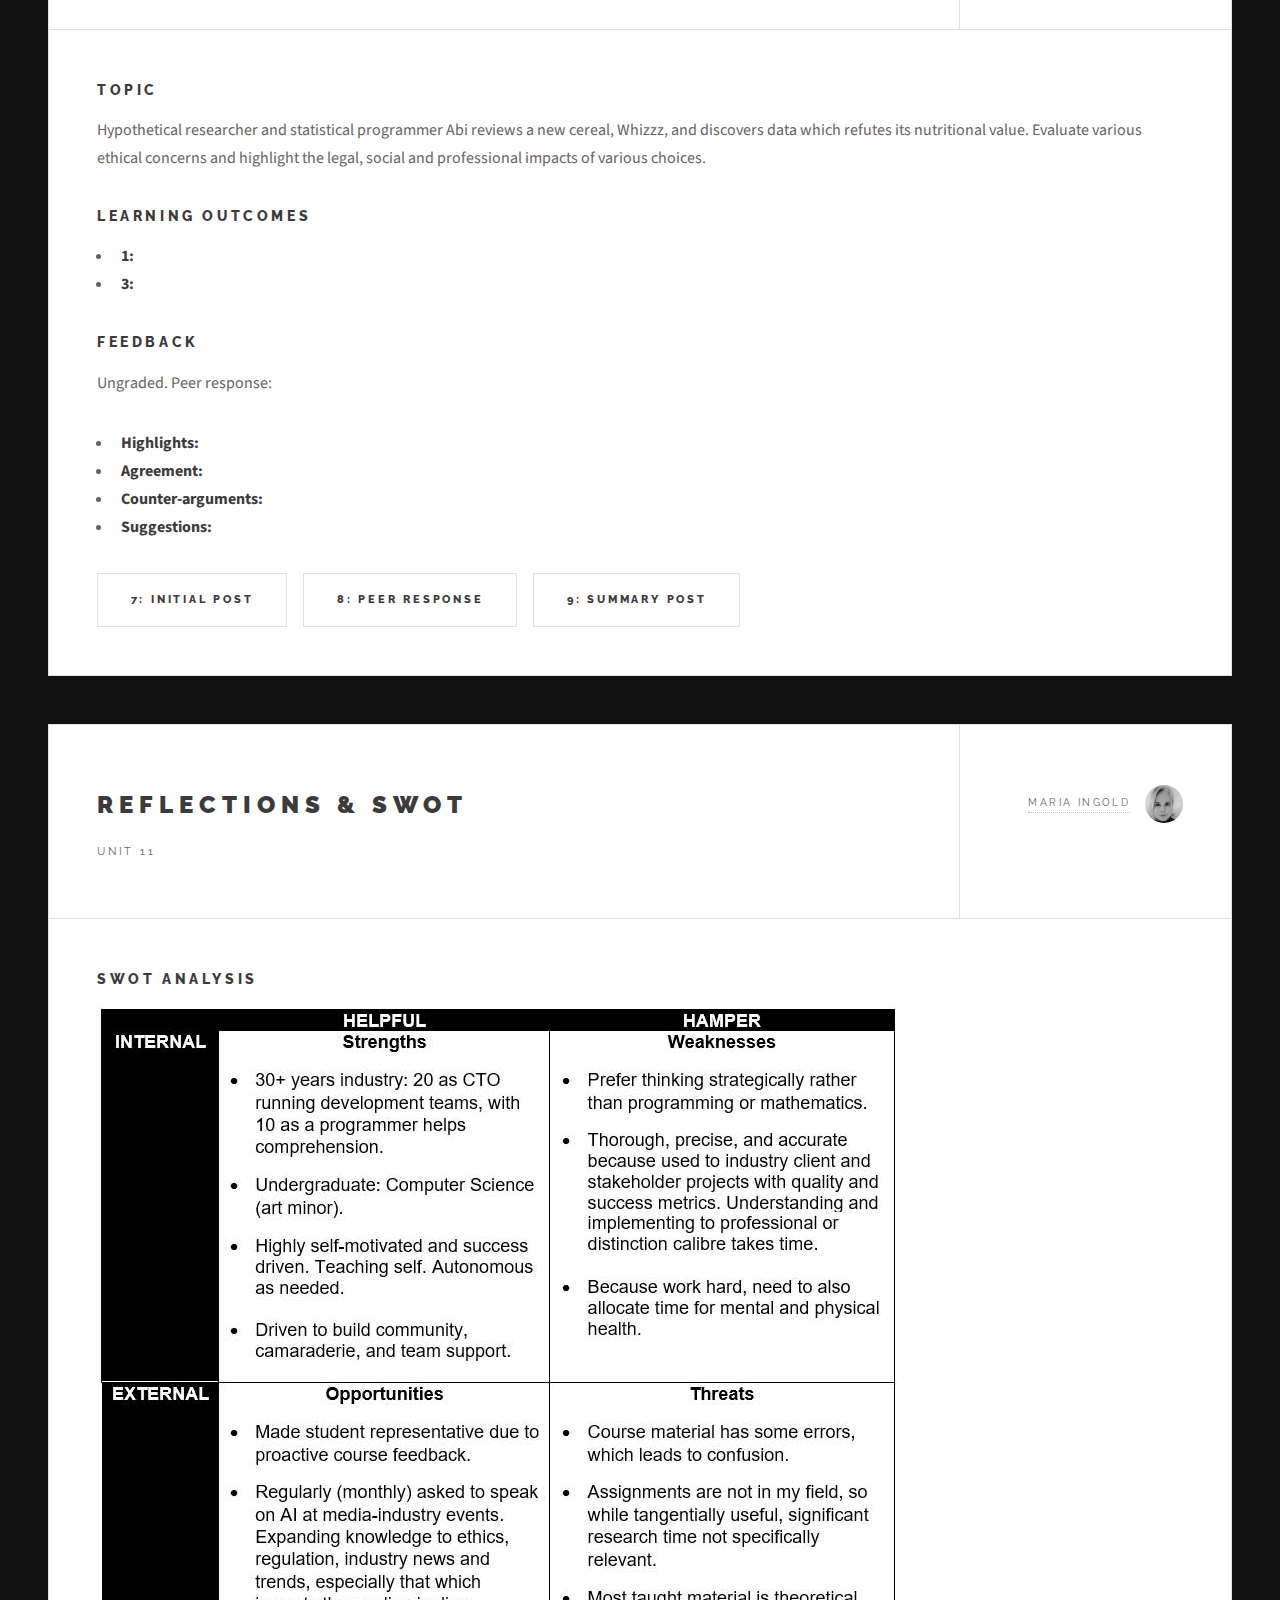
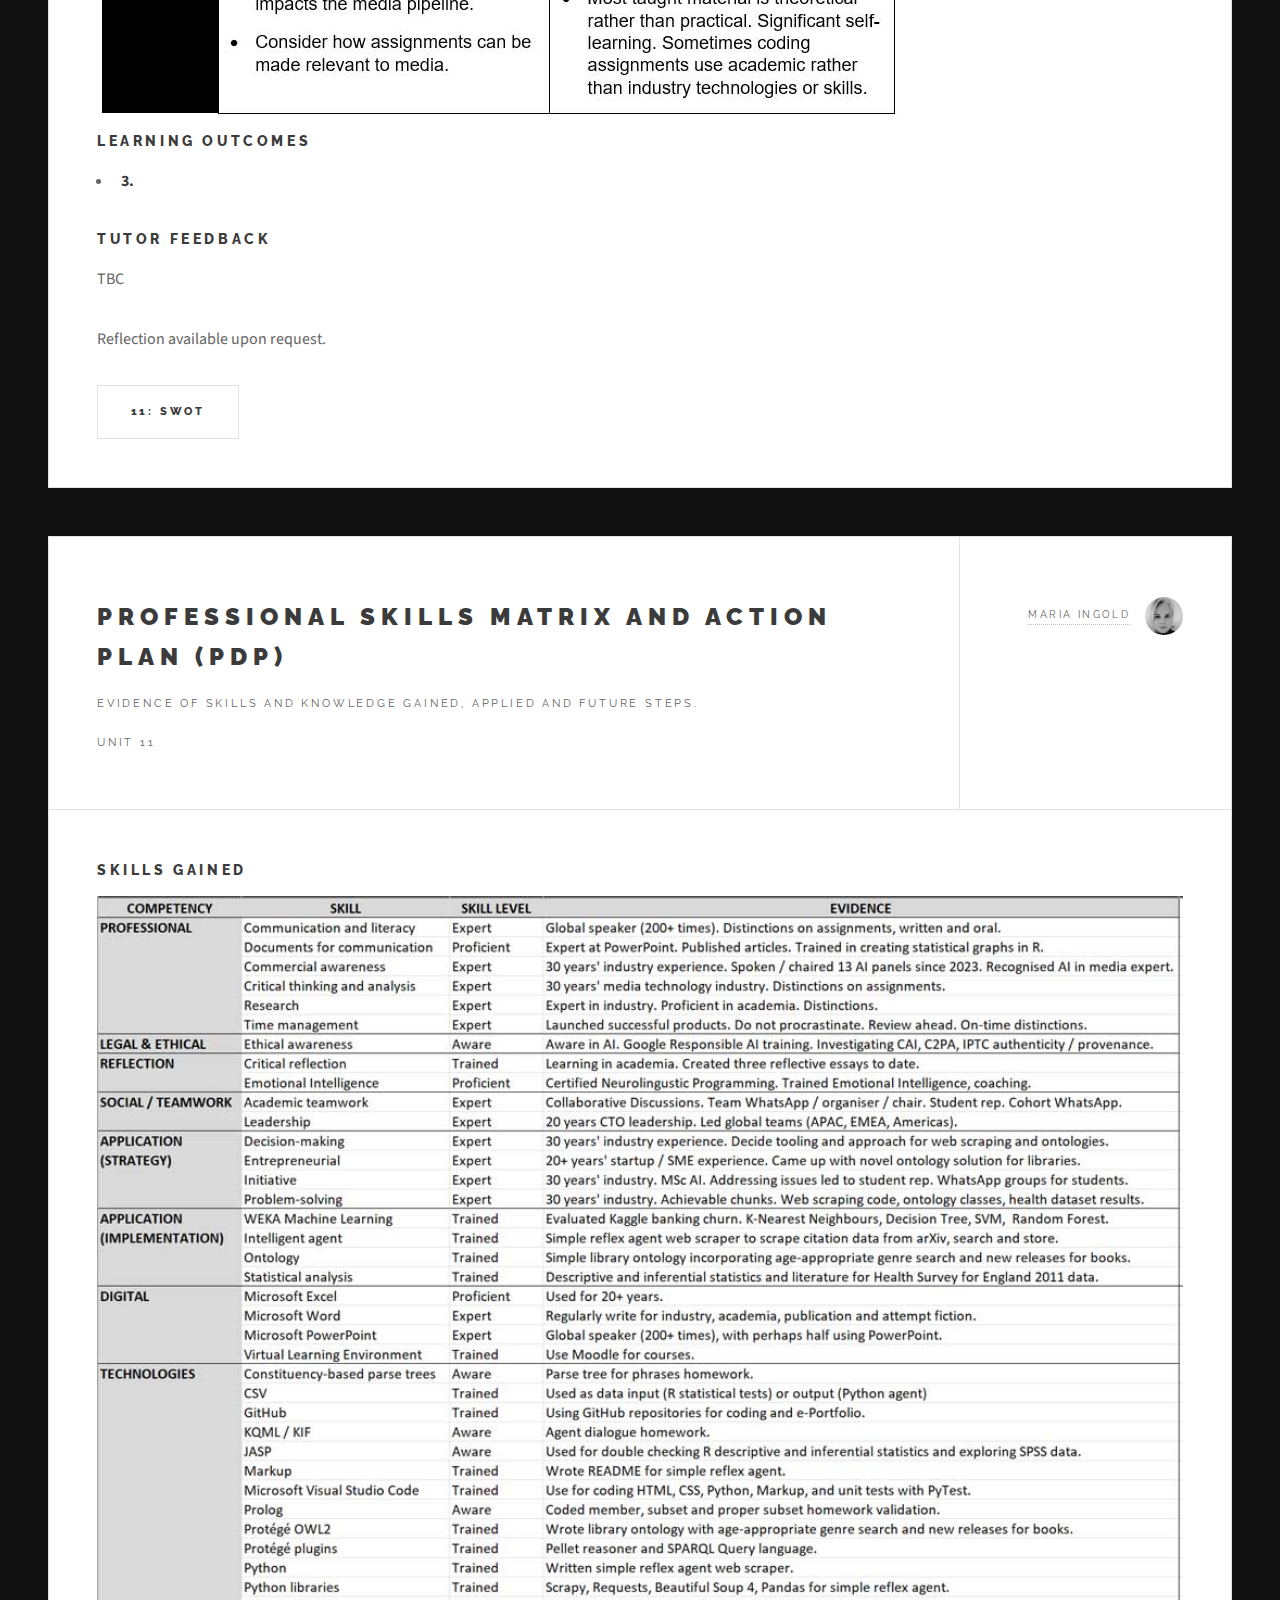
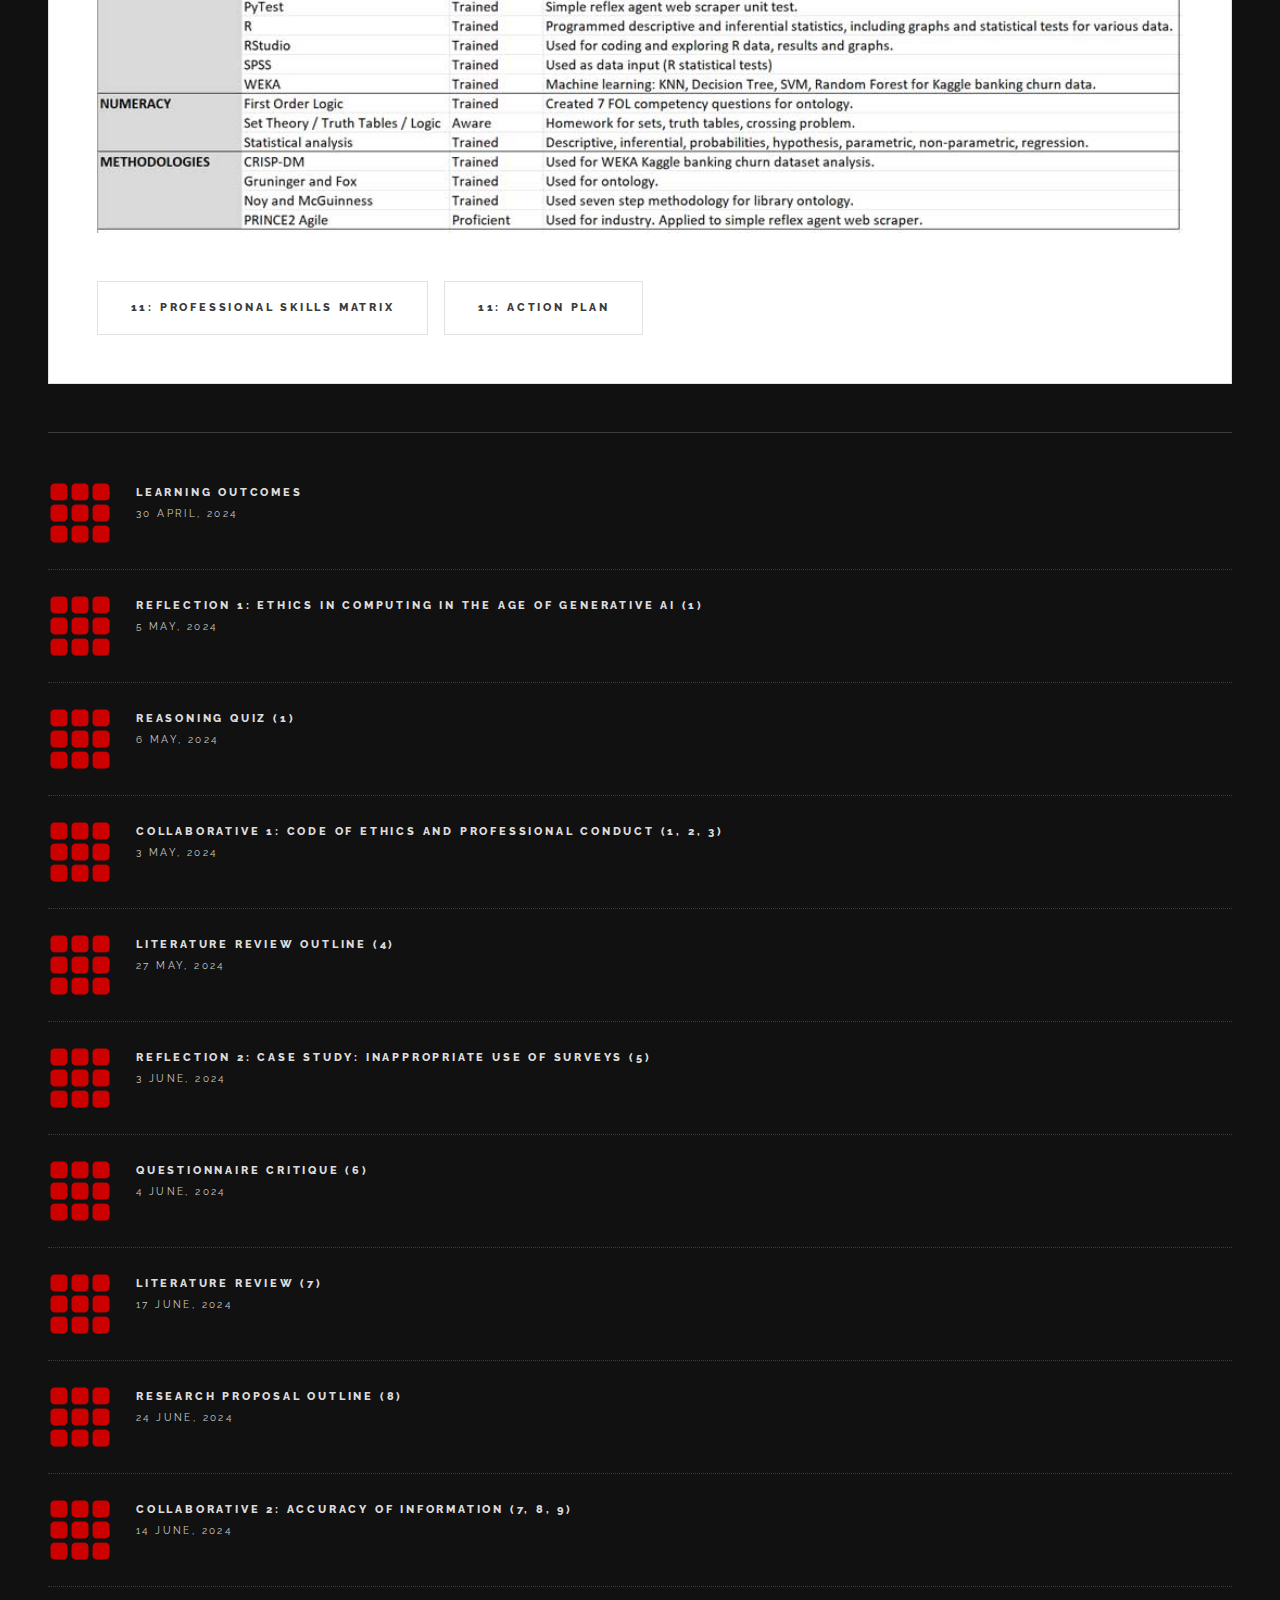
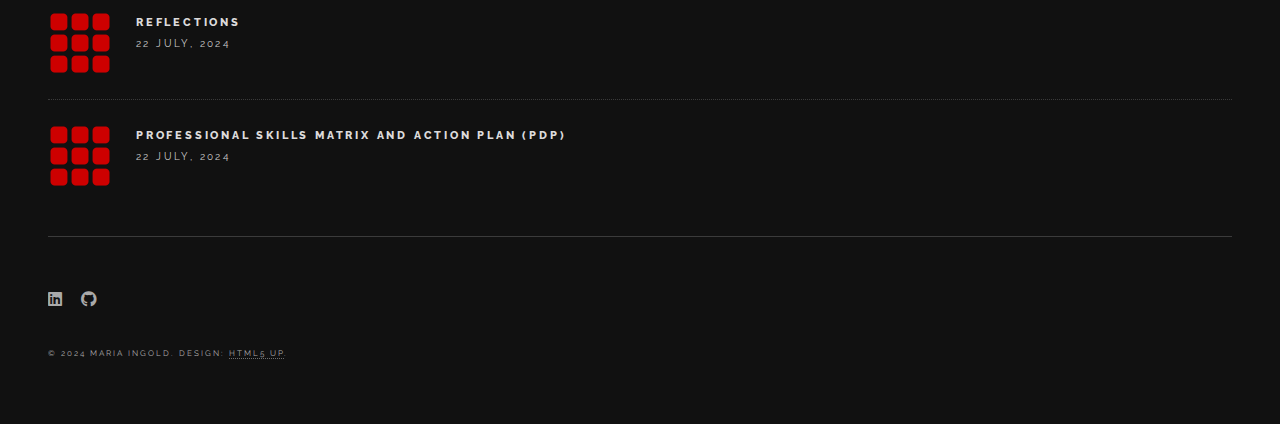
<file: eportfolio-research-methods.html>
<!DOCTYPE HTML>
<!--
	Future Imperfect by HTML5 UP
	html5up.net | @ajlkn
	Free for personal and commercial use under the CCA 3.0 license (html5up.net/license)
	Modified for e-Portfolio by Maria Ingold
-->
<html>
	<head>
		<title>Research Methods and Profesionnal Practice</title>
		<meta charset="utf-8" />
		<meta name="viewport" content="width=device-width, initial-scale=1, user-scalable=no" />
		<link rel="stylesheet" href="assets/css/main.css" />
	</head>
	<body class="is-preload">

		<!-- Wrapper -->
			<div id="wrapper">

				<!-- Header -->
					<header id="header">
						<h1><a href="index.html">Maria Ingold</a></h1>
						<nav class="main">
							<ul>		
								<li class="menu">
									<a class="fa-bars" href="#menu">Menu</a>
								</li>
							</ul>
						</nav>
					</header>

				<!-- Menu -->
					<section id="menu">
						<!-- Links -->
							<section>
								<ul class="links">
									<li>
										<a href="index.html">
											<h3>About Maria Ingold</h3>
										</a>
									</li>
									<li>
										<a href="eportfolio-induction.html">
											<h3>Induction</h3>
										</a>
									</li>
									<li>
										<a href="eportfolio-understanding-ai.html">
											<h3>Understanding Artificial Intelligence</h3>
										</a>
									</li>
									<li>
										<a href="eportfolio-intelligent-agents.html">
											<h3>Intelligent Agents</h3>
										</a>
									</li>
									<li>
										<a href="eportfolio-knowledge-rep-reason.html">
											<h3>Knowledge Representation and Reasoning</h3>
										</a>
									</li>
									<li>
										<a href="eportfolio-numerical-analysis.html">
											<h3>Numerical Analysis</h3>
										</a>
									</li>
									<li>
										<a href="eportfolio-research-methods.html">
											<h3>Research Methods and Professional Practice</h3>
										</a>
									</li>
									<li>
										<a href="index.html">
											<h3>Machine Learning</h3>
										</a>
									</li>
									<li>
										<a href="index.html">
											<h3>MSc AI Final Project</h3>
										</a>
									</li>
								</ul>
							</section>
					</section>

				<!-- Main -->
					<div id="main">

						<!-- Post -->
						
							<!-- Learning Outcomes -->
							<section id="outcomes">
								<article class="post">
									<header>
										<div class="title">
											<h2><a href="#outcomes">Learning Outcomes</a></h2>	
											<p>Research Methods and Professional Practice</p> 
										</div>
										<div class="meta">
											<a href="#" class="author"><span class="name">Maria Ingold</span><img src="images/MI_avatar.jpg" alt="" /></a>
										</div>
									</header>
									<a href="#" class="image featured"><img src="images/RMPP_1000x1000.jpg" alt="AI generated with DALL-E 3" /></a>
									<ol>
										<li>Appraise the professional, legal, social, cultural and ethical issues that affect computing professionals</li>
										<li>Appraise the principles of academic investigation, applying them to a research topic in the applicable computing field</li>
										<li>Evaluate critically existing literature, research design and methodology for the chosen topic, including data analysis processes</li>
										<li>Produce and evaluate critically the resulting research proposal for the chosen topic.</li>
									</ol>
								</article>
							</section>
							
							<!-- Reflection 1 -->
							<section id="reflection1">
								<article class="post">
									<header>
										<div class="title">
											<h2><a href="#reflection1">Reflection 1</a></h2>
											<p>Ethics in Computing in the Age of Generative AI</p>
											<p>Unit 1</p>
										</div>
										<div class="meta">
											<a href="#" class="author"><span class="name">Maria Ingold</span><img src="images/MI_avatar.jpg" alt="" /></a>
										</div>
									</header>
									<h3>Topic</h3>
										<p>Review Correa et al. (2023) and discuss global consensus on ethical AI policies, recommend a suitable course of action and impact on legal, social and professional issues.</p>
									<h3>Learning Outcomes</h3>
										<ul>
											<li><b>1:</b> The dataset concludes in 2022, which is out of date for generative AI's impact on ethical AI. Recent advancements, like Bletchley declaration and EU AI Act are steps toward consensus and enforcement, respectively. Balance is needed between human-centric and innovation and interoperability is essential global consensus. Independence and diversity is essential for ethics boards.</li>
										</ul>
									<h3>Formative Feedback</h3>
										<p>"Strong academic writing style". Good use of visuals. Recommendations: Formatting requirements, more debate for criticality, do not use colloquial words.</p>
									<footer>
										<ul class="actions">
											<li><a href="artefacts/5_RMPP_1_Reflective1_MI24.pdf" class="button large">1: Reflection 1</a></li>
										</ul>
									</footer>
								</article>
							</section>

							<!-- Quiz 1 -->
							<section id="quiz1">
								<article class="post">
									<header>
										<div class="title">
											<h2><a href="#quiz1">Reasoning Quiz</a></h2>
											<p>Unit 1</p>
										</div>
										<div class="meta">
											<a href="#" class="author"><span class="name">Maria Ingold</span><img src="images/MI_avatar.jpg" alt="" /></a>
										</div>
									</header>
									<h3>Topic</h3>
										<p>Inductive or deductive reasoning quiz.</p>
									<h3>Learning Outcomes</h3>
										<ul>
											<li><b>2:</b> Appraising which type of reasoning to apply in a variety of scenarios.</li>
										</ul>
									<h3>Feedback</h3>
										<p>100%</p>
									<footer>
										<ul class="actions">
											<li><a href="artefacts/5_RMPP_1_Quiz.pdf" class="button large">1: Quiz</a></li>
										</ul>
									</footer>
								</article>
							</section>
							
							<!-- Collaborative 1 -->
							<section id="collaborative1">
								<article class="post">
									<header>
										<div class="title">
											<h2><a href="#collaborative1">Collaborative 1</a></h2>
											<p>Code of Ethics and Professional Conduct</p>
											<p>Units 1, 2, 3</p>
										</div>
										<div class="meta">
											<a href="#" class="author"><span class="name">Maria Ingold</span><img src="images/MI_avatar.jpg" alt="" /></a>
										</div>
									</header>
									<h3>Topic</h3>
										<p>Association for Computing Machinery (ACM) ethics case study and comparison to British Computing Society (BCS) ethics code.</p>
									<h3>Learning Outcomes</h3>
										<ul>
											<li><b>1:</b> Analysed ACM case study on Abusive Workplace Behaviour with six ethical code violations. Identified category (social, professionalism and legal), compared to BCS and responded to feedback on ethics, psychological safety and enforcement.</li>
										</ul>	
									<h3>Feedback</h3>
										<p>Ungraded. Peer responses:</p>
										<ul>
											<li><b>Highlights:</b> "Insightful". Comparison highlighted critical differences. "Comprehensive and well-structured".</li>
											<li><b>Agreement:</b> Psychological safety. Inadequacy of codes.</li>
											<li><b>Counter-arguments:</b> Ethics: Diane as "arrogant high achiever" and "unethical" by not reporting further.</li>
											<li><b>Suggestions:</b> Enforcement. Mental health impact.</li>
										</ul>
									<footer>
										<ul class="actions">
											<li><a href="artefacts/5_RMPP_C1Inital_MI24.pdf" target="_blank" class="button large">1: Initial Post</a></li>
											<li><a href="artefacts/5_RMPP_C1PeerResponses_MI24.pdf" target="_blank" class="button large">2: Peer Responses</a></li>
											<li><a href="artefacts/5_RMPP_C1SummaryPost_MI24.pdf" target="_blank" class="button large">3: Summary Post</a></li>
										</ul>
									</footer>
								</article>
							</section>

							<!-- Literature Review Outline -->
							<section id="outline1">
								<article class="post">
									<header>
										<div class="title">
											<h2><a href="#outline1">Literature Review Outline</a></h2>
											<p>Unit 4</p>
										</div>
										<div class="meta">
											<a href="#" class="author"><span class="name">Maria Ingold</span><img src="images/MI_avatar.jpg" alt="" /></a>
										</div>
									</header>
									<h3>Topic</h3>
										<p>Brief outline of literature review.</p>
									<h3>Learning Outcomes</h3>
										<ul>
											<li><b>2:</b> Applying acadamic investigation of literature and answering key questions to create outline.</li>
										</ul>
									<h3>Formative feedback</h3>
										<p>TBC</p>
									<footer>
										<ul class="actions">
											<li><a href="artefacts/5_RMPP_4_LiteratureReview_OUTLINE.pdf" class="button large">4: Outline</a></li>
										</ul>
									</footer>
								</article>
							</section>

							<!-- Reflection 2 -->
							<section id="reflection2">
								<article class="post">
									<header>
										<div class="title">
											<h2><a href="#reflection2">Reflection 2</a></h2>
											<p>Case Study: Inappropriate Use of Surveys</p>
											<p>Unit 5</p>
										</div>
										<div class="meta">
											<a href="#" class="author"><span class="name">Maria Ingold</span><img src="images/MI_avatar.jpg" alt="" /></a>
										</div>
									</header>
									<h3>Topic</h3>
										<p>Cambridge Analytica was in the press in 2018 for obtaining Facebook user data through innocuous surveys and then using the data of millions of Facebook users for alternative means. Find another example of inappropriate survey use and highlight impact from ethical, social, legal and professional standpoints.</p>
									<h3>Learning Outcomes</h3>
										<ul>
											<li><b>1:</b> Unethical use of surveys is not limited to micro-targeting using Artificial Intelligence. Push polls are also unethical. Users still want social media, however, and some seem willing to trade data privacy. Professionally, regulations do hold companies accountable, but can't necessarily stop political disinformation.</li>
										</ul>
									<h3>Formative Feedback</h3>
										<p>TBC</p>
									<footer>
										<ul class="actions">
											<li><a href="artefacts/5_RMPP_5_Reflective2_MI24.pdf" target= "_blank" class="button large">5: Reflection 2</a></li>
										</ul>
									</footer>
								</article>
							</section>

							<!-- Questionnaire Critique -->
							<section id="questionnaire1">
								<article class="post">
									<header>
										<div class="title">
											<h2><a href="#questionnaire1">Questionnaire Critique</a></h2>
											<p>Unit 6</p>
										</div>
										<div class="meta">
											<a href="#" class="author"><span class="name">Maria Ingold</span><img src="images/MI_avatar.jpg" alt="" /></a>
										</div>
									</header>
									<h3>Topic</h3>
										<p>Critique the design of a questionnaire--both the format and questions used--and recommend how to improve.</p>
									<h3>Learning Outcomes</h3>
										<ul>
											<li><b>3:</b> Critiqued a local council questionnaire using Breitling's (2018) 'The 7 Deadly Survey Questions'. Discovered significant use of leading, assumptive and pushy questions, designed to raise awareness and improve sustainable behaviour rather than gather data. Shared critique in the module wiki.</li>
										</ul>
									<h3>Formative Feedback</h3>
										<p>TBC</p>
									<footer>
										<ul class="actions">
											<li><a href="artefacts/5_RMPP_6_Questionnaire_MI24.pdf" target="_blank" class="button large">6: Questionniare Critique</a></li>
										</ul>
									</footer>
								</article>
							</section>

							<!-- Literature Review -->
							<section id="literaturereview">
								<article class="post">
									<header>
										<div class="title">
											<h2><a href="#literaturereview">Literature Review</a></h2>
											<p>Unit 7</p>
										</div>
										<div class="meta">
											<a href="#" class="author"><span class="name">Maria Ingold</span><img src="images/MI_avatar.jpg" alt="" /></a>
										</div>
									</header>
									<h3>Topic</h3>
										<p>Literature review on implementing deep learning tools and/or techniques in media and entertainment recommendation systems.</p>
									<h3>Learning Outcomes</h3>
										<ul>
											<li><b>2:</b> Appraised principles of academic investigation, applying to deep learnign tools and/or techniques in media and entertainment tecommendation systems.</li>
											<li><b>3:</b> Critically evaluated existing literature, research design and methodology for the chosen topic, including data analysis processes.</li>
										</ul>
									<h3>Feedback</h3>
										<p>TBC</p>
									<footer>
										<ul class="actions">
											<li><a href="artefacts/#" target="_blank" class="button large">7: Literature Review</a></li>
										</ul>
									</footer>
								</article>
							</section>

							<!-- Research Proposal Outline -->
							<section id="outilne2">
								<article class="post">
									<header>
										<div class="title">
											<h2><a href="#outline2">Research Proposal Outline</a></h2>
											<p>Unit 8</p>
										</div>
										<div class="meta">
											<a href="#" class="author"><span class="name">Maria Ingold</span><img src="images/MI_avatar.jpg" alt="" /></a>
										</div>
									</header>
									<h3>Topic</h3>
										<p>Brief outline for research proposal.</h3>
										<ul>
											<li><b>2:</b> Applying principles of academic investigation to creating an outline.</li>
										</ul>
									<h3>Formative Feedback</h3>
										<p>TBC</p>
									<footer>
										<ul class="actions">
											<li><a href="artefacts/#" target="_blank" class="button large">8: Outline</a></li>
										</ul>
									</footer>
								</article>
							</section>

							<!-- Collaborative 2 -->
							<section id="collaborative2">
								<article class="post">
									<header>
										<div class="title">
											<h2><a href="#collaborative2">Collaborative 2</a></h2>
											<p>Accuracy of Information</p>
											<p>Units 7, 8, 9</p>
										</div>
										<div class="meta">
											<a href="#" class="author"><span class="name">Maria Ingold</span><img src="images/MI_avatar.jpg" alt="" /></a>
										</div>
									</header>
									<h3>Topic</h3>
										<p>Hypothetical researcher and statistical programmer Abi reviews a new cereal, Whizzz, and discovers data which refutes its nutritional value. Evaluate various ethical concerns and highlight the legal, social and professional impacts of various choices.</p>
									<h3>Learning Outcomes</h3>
										<ul>
											<li><b>1:</b> </li>
											<li><b>3:</b> </li>
										</ul>
									<h3>Feedback</h3>
										<p>Ungraded. Peer response: </p>
										<ul>
											<li><b>Highlights:</b> </li>
											<li><b>Agreement:</b> </li>
											<li><b>Counter-arguments:</b> </li>
											<li><b>Suggestions:</b> </li>
										</ul>
									<footer>
										<ul class="actions">
											<li><a href="artefacts/TBC" target="_blank" class="button large">7: Initial Post</a></li>
											<li><a href="artefacts/TBC" target="_blank" class="button large">8: Peer Response</a></li>
											<li><a href="artefacts/TBC" target="_blank" class="button large">9: Summary Post</a></li>
										</ul>
									</footer>
								</article>
							</section>

							<!-- Reflections -->
							<section id="reflections">
								<article class="post">
									<header>
										<div class="title">
											<h2><a href="#reflections">Reflections & SWOT</a></h2>	
											<p>Unit 11</p>	
										</div>
										<div class="meta">
											<a href="#" class="author"><span class="name">Maria Ingold</span><img src="images/MI_avatar.jpg" alt="" /></a>
										</div>
									</header>
									<h3>SWOT Analysis</h3>
									<img src="images/5_RMPP_SWOT.jpg" alt="SWOT" />
									<h3>Learning Outcomes</h3>
									<ul>
										<li><b>3.</b> </li>
									</ul>
									<h3>Tutor Feedback</h3>
										<p>TBC</p>
									<p>Reflection available upon request.</p>
									<footer>
										<ul class="actions">
											<li><a href="artefacts/5_RMPP_SWOT.pdf" target="_blank" class="button large">11: SWOT</a></li>
										</ul>
									</footer>
								</article>
							</section>
							
							<!-- Professional Skills Matrix and Action Plan -->
							<section id="skills">
								<article class="post">
									<header>
										<div class="title">
											<h2><a href="#skills">Professional Skills Matrix and Action Plan (PDP)</a></h2>	
											<p>Evidence of skills and knowledge gained, applied and future steps.</p>
											<p>Unit 11</p>
										</div>
										<div class="meta">
											<a href="#" class="author"><span class="name">Maria Ingold</span><img src="images/MI_avatar.jpg" alt="" /></a>
										</div>
									</header>
									<h3>Skills Gained</h3>
									<a href="#skills" class="image main"><img src="images/5_RMPP_ProfSkillsMatrix.jpg" alt="Professional Skills Matrix" /></a>			
									<footer>
										<ul class="actions">
											<li><a href="artefacts/5_RMPP_ProfessionalSkillsMatrix.xlsx" class="button large">11: Professional Skills Matrix</a></li>
											<li><a href="artefacts/5_RMPP_PersonalDevelopmentPlan.xlsx" class="button large">11: Action Plan</a></li>
										</ul>
									</footer>
								</article>
							</section>
					</div>

				<!-- Sidebar -->
					<section id="sidebar">

						<!-- Intro -->
							<section id="intro">
								<header>
									<h2>e-Portfolio</h2>
									<p>Research Methods and Professional Practice</p>
								</header>
							</section>

						<!-- Posts List -->
							<section>
								<ul class="posts">
									<li>
										<article>
											<header>
												<h3><a href="#outcomes">Learning Outcomes</a></h3>
												<time class="published" datetime="2024-04-30">30 April, 2024</time>
											</header>
											<a href="#outcomes" class="image"><img src="images/portfolio.png" alt="" /></a>
										</article>
									</li>
									<li>
										<article>
											<header>
												<h3><a href="#reflection1">Reflection 1: Ethics in Computing in the Age of Generative AI (1)</a></h3>
												<time class="published" datetime="2024-05-05">5 May, 2024</time>
											</header>
											<a href="#reflection1" class="image"><img src="images/portfolio.png" alt="" /></a>
										</article>
									</li>
									<li>
										<article>
											<header>
												<h3><a href="#quiz1">Reasoning Quiz (1)</a></h3>
												<time class="published" datetime="2024-05-06">6 May, 2024</time>
											</header>
											<a href="#quiz1" class="image"><img src="images/portfolio.png" alt="" /></a>
										</article>
									</li>
									<li>
										<article>
											<header>
												<h3><a href="#collaborative1">Collaborative 1: Code of Ethics and Professional Conduct (1, 2, 3)</a></h3>
												<time class="published" datetime="2024-05-03">3 May, 2024</time>
											</header>
											<a href="#collaborative1" class="image"><img src="images/portfolio.png" alt="" /></a>
										</article>
									</li>
									<li>
										<article>
											<header>
												<h3><a href="#outline1">Literature Review Outline (4)</a></h3>
												<time class="published" datetime="2024-05-27">27 May, 2024</time>
											</header>
											<a href="#outline1" class="image"><img src="images/portfolio.png" alt="" /></a>
										</article>
									</li>
									<li>
										<article>
											<header>
												<h3><a href="#reflection1">Reflection 2: Case Study: Inappropriate Use of Surveys (5)</a></h3>
												<time class="published" datetime="2024-06-03">3 June, 2024</time>
											</header>
											<a href="#reflection1" class="image"><img src="images/portfolio.png" alt="" /></a>
										</article>
									</li>
									<li>
										<article>
											<header>
												<h3><a href="#questionnaire1">Questionnaire Critique (6)</a></h3>
												<time class="published" datetime="2024-06-04">4 June, 2024</time>
											</header>
											<a href="#questionnaire1" class="image"><img src="images/portfolio.png" alt="" /></a>
										</article>
									</li>
									<li>
										<article>
											<header>
												<h3><a href="#literaturereview">Literature Review (7)</a></h3>
												<time class="published" datetime="2024-06-17">17 June, 2024</time>
											</header>
											<a href="#literaturereview" class="image"><img src="images/portfolio.png" alt="" /></a>
										</article>
									</li>
									<li>
										<article>
											<header>
												<h3><a href="#outline2">Research Proposal Outline (8)</a></h3>
												<time class="published" datetime="2024-06-24">24 June, 2024</time>
											</header>
											<a href="#outline2" class="image"><img src="images/portfolio.png" alt="" /></a>
										</article>
									</li>
									<li>
										<article>
											<header>
												<h3><a href="#collaborative2">Collaborative 2: Accuracy of Information (7, 8, 9)</a></h3>
												<time class="published" datetime="2024-06-14">14 June, 2024</time>
											</header>
											<a href="#collaborative2" class="image"><img src="images/portfolio.png" alt="" /></a>
										</article>
									</li>
									<li>
										<article>
											<header>
												<h3><a href="#reflections">Reflections</a></h3>
												<time class="published" datetime="2024-07-22">22 July, 2024</time>
											</header>
											<a href="#reflections" class="image"><img src="images/portfolio.png" alt="" /></a>
										</article>
									</li>
									<li>
										<article>
											<header>
												<h3><a href="#skills">Professional Skills Matrix and Action Plan (PDP)</a></h3>
												<time class="published" datetime="2024-07-22">22 July, 2024</time>
											</header>
											<a href="#skills" class="image"><img src="images/portfolio.png" alt="" /></a>
										</article>
									</li>
								</ul>
							</section>

						<!-- Footer -->
							<section id="footer">
								<ul class="icons">
									<li><a href="https://www.linkedin.com/in/mariaingold/" class="icon brands fa-linkedin"><span class="label">LinkedIn</span></a></li>
									<li><a href="https://github.com/mariaingold" class="icon brands fa-github"><span class="label">Github</span></a></li>
								</ul>
								<p class="copyright">&copy; 2024 MARIA INGOLD. Design: <a href="http://html5up.net">HTML5 UP</a>. </p>
							</section>

					</section>

			</div>

		<!-- Scripts -->
			<script src="assets/js/jquery.min.js"></script>
			<script src="assets/js/browser.min.js"></script>
			<script src="assets/js/breakpoints.min.js"></script>
			<script src="assets/js/util.js"></script>
			<script src="assets/js/main.js"></script>

	</body>
</html>
</file>
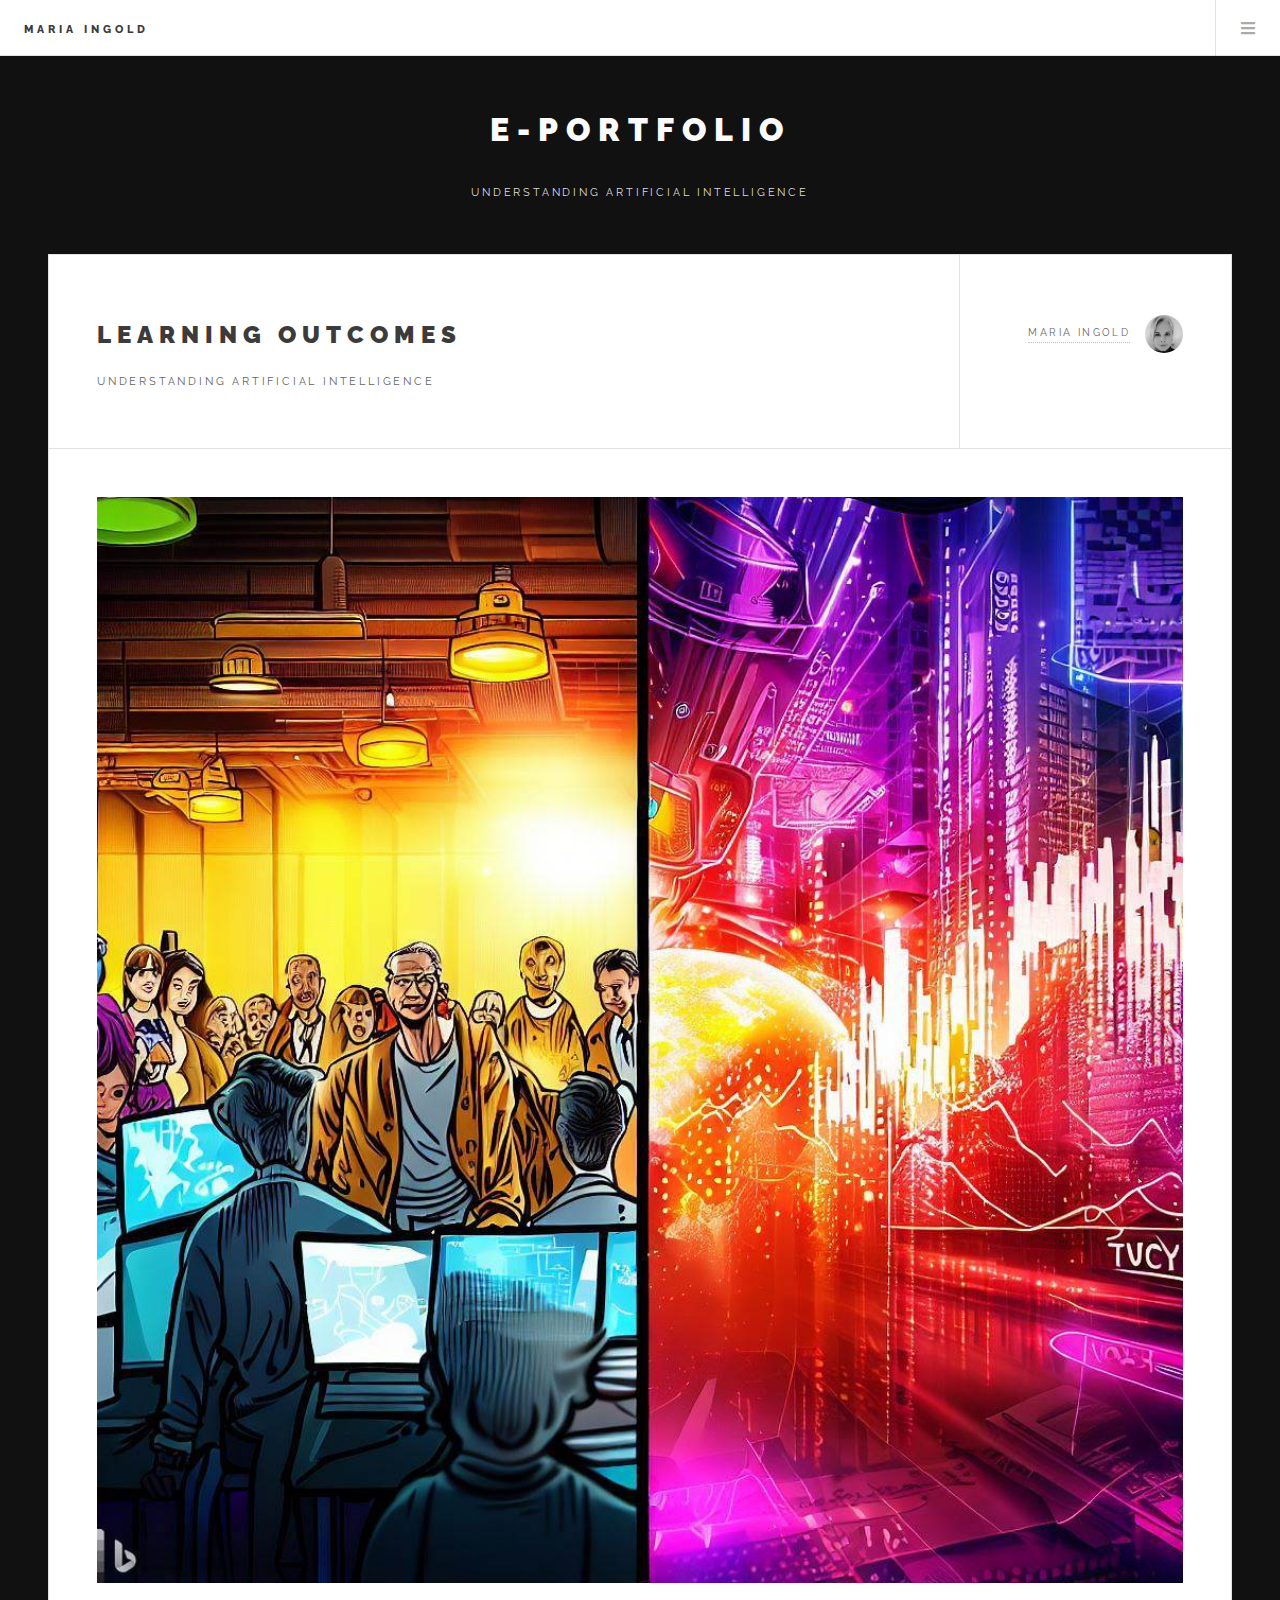
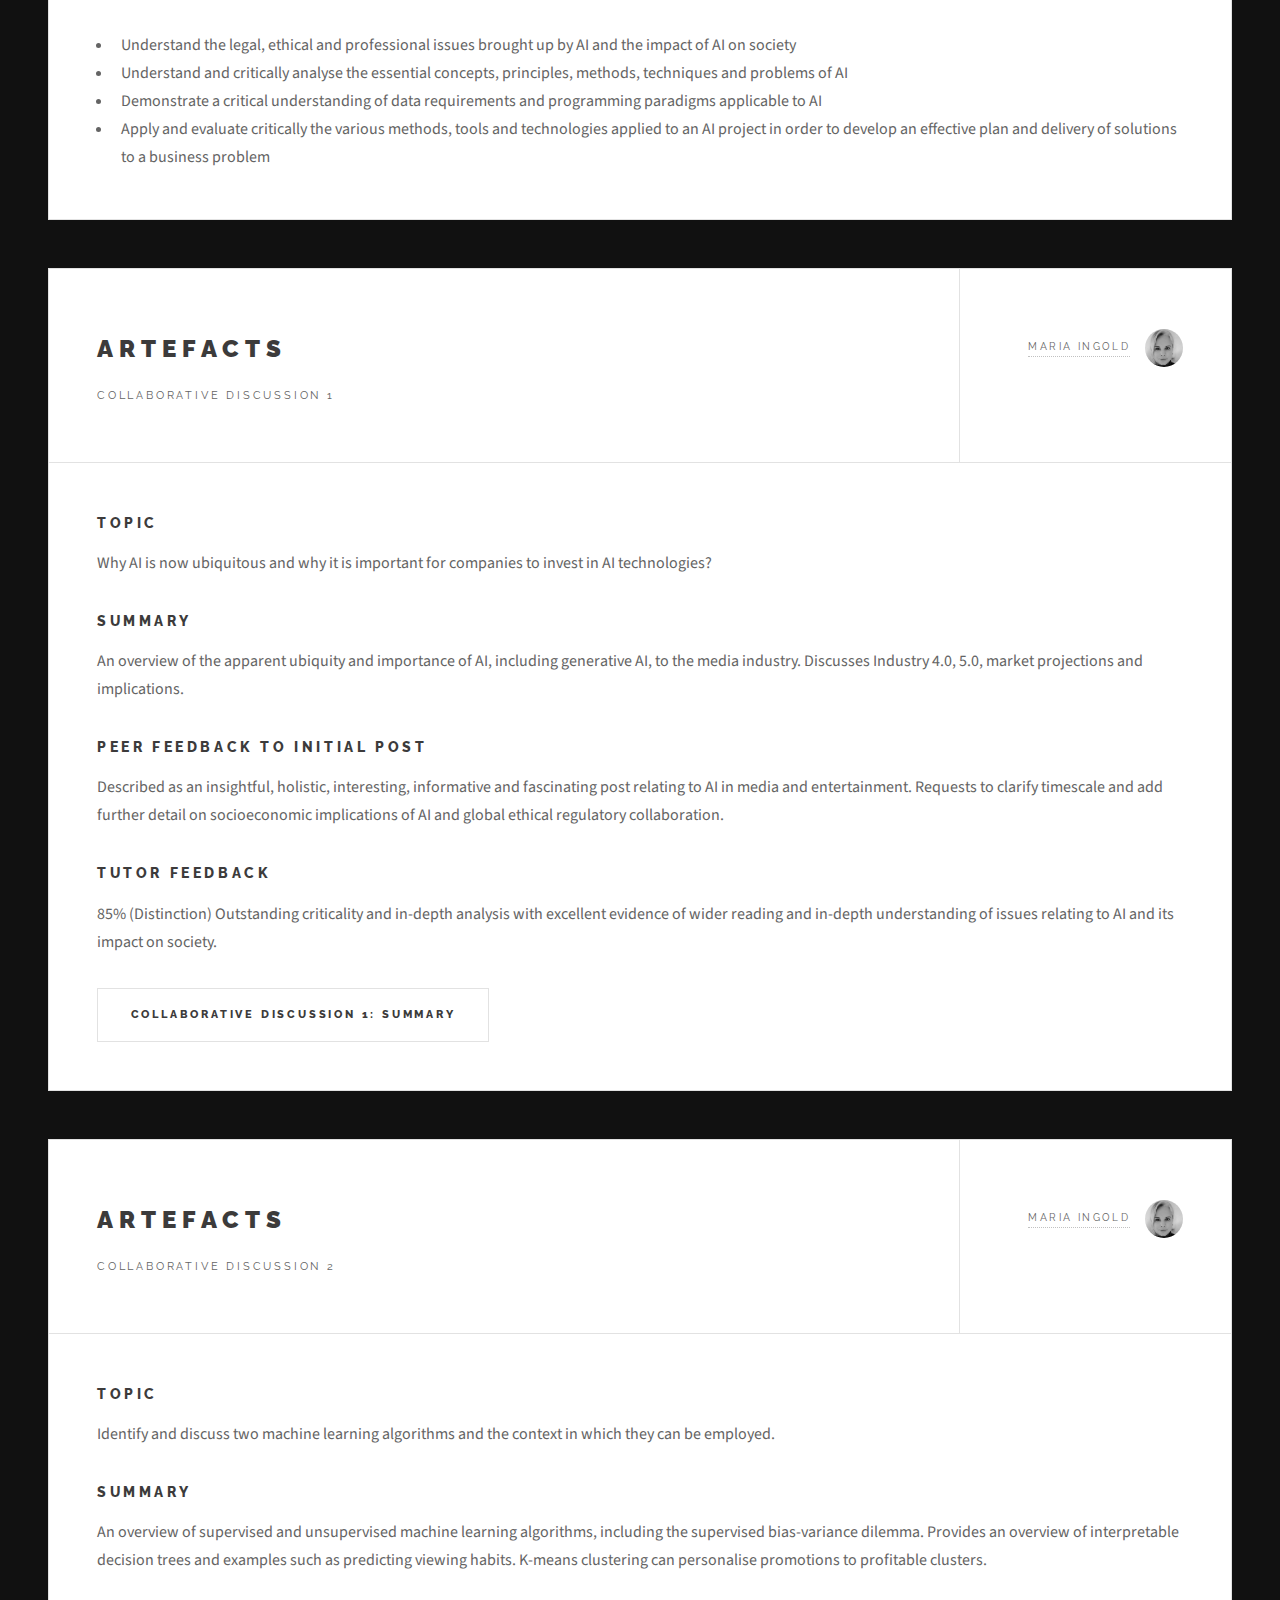
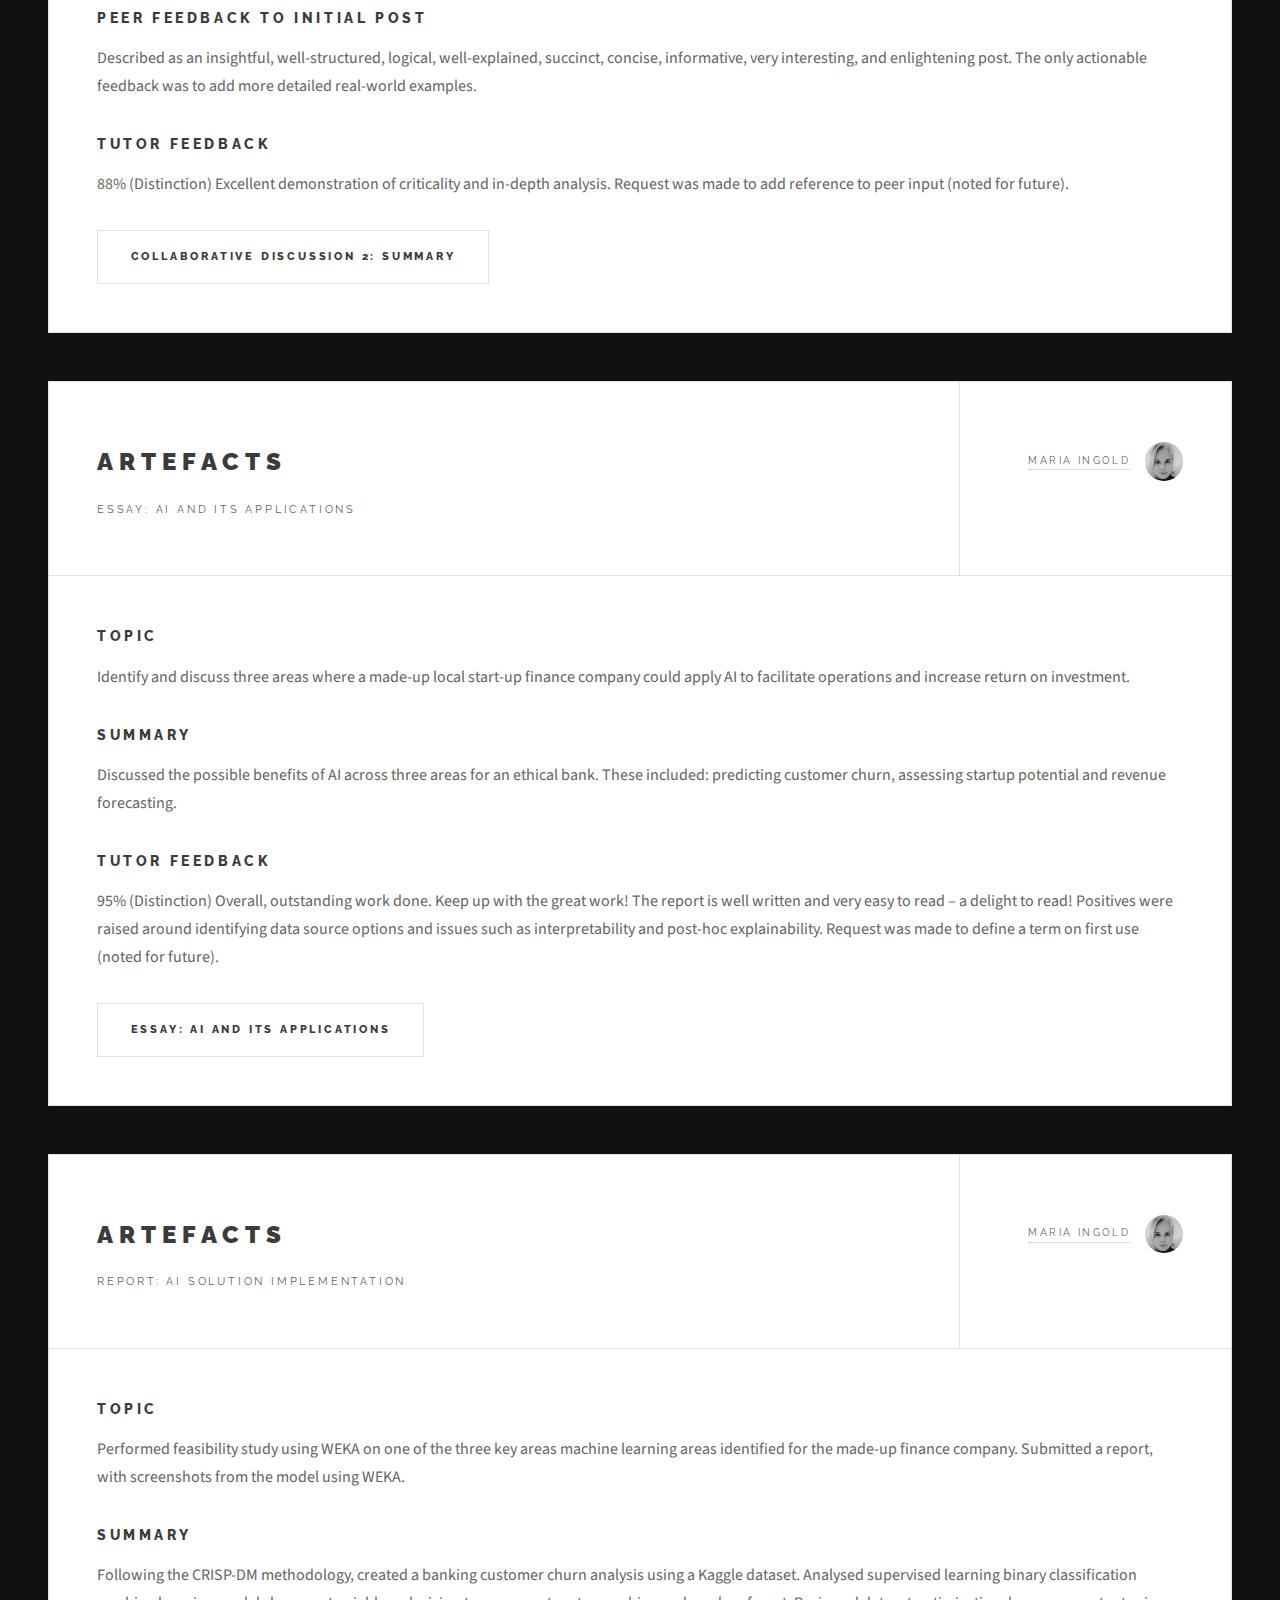
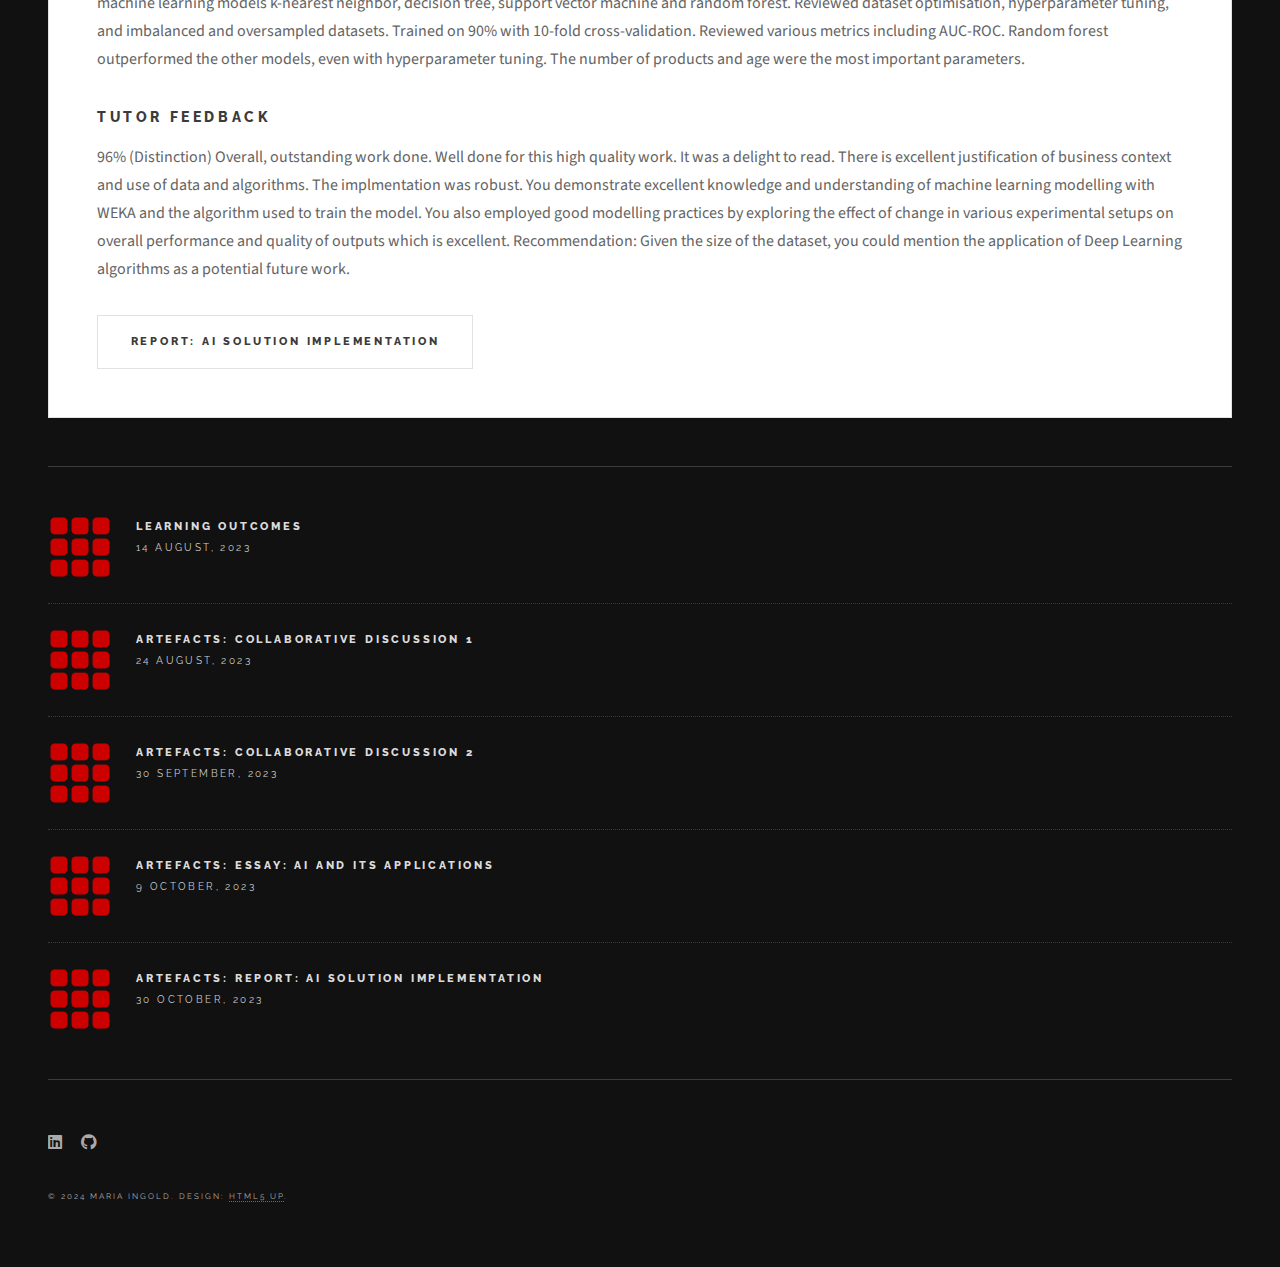
<file: eportfolio-understanding-ai.html>
<!DOCTYPE HTML>
<!--
	Future Imperfect by HTML5 UP
	html5up.net | @ajlkn
	Free for personal and commercial use under the CCA 3.0 license (html5up.net/license)
	Modified for e-Portfolio by Maria Ingold
-->
<html>
	<head>
		<title>Understanding AI</title>
		<meta charset="utf-8" />
		<meta name="viewport" content="width=device-width, initial-scale=1, user-scalable=no" />
		<link rel="stylesheet" href="assets/css/main.css" />
	</head>
	<body class="is-preload">

		<!-- Wrapper -->
			<div id="wrapper">

				<!-- Header -->
					<header id="header">
						<h1><a href="index.html">Maria Ingold</a></h1>
						<nav class="main">
							<ul>		
								<li class="menu">
									<a class="fa-bars" href="#menu">Menu</a>
								</li>
							</ul>
						</nav>
					</header>

				<!-- Menu -->
					<section id="menu">
						<!-- Links -->
							<section>
								<ul class="links">
									<li>
										<a href="index.html">
											<h3>About Maria Ingold</h3>
										</a>
									</li>
									<li>
										<a href="eportfolio-induction.html">
											<h3>Induction</h3>
										</a>
									</li>
									<li>
										<a href="eportfolio-understanding-ai.html">
											<h3>Understanding Artificial Intelligence</h3>
										</a>
									</li>
									<li>
										<a href="eportfolio-intelligent-agents.html">
											<h3>Intelligent Agents</h3>
										</a>
									</li>

									<li>
										<a href="eportfolio-knowledge-rep-reason.html">
											<h3>Knowledge Representation and Reasoning</h3>
										</a>
									</li>
									<li>
										<a href="eportfolio-numerical-analysis.html">
											<h3>Numerical Analysis</h3>
										</a>
									</li>
									<li>
										<a href="eportfolio-research-methods.html">
											<h3>Research Methods and Professional Practice</h3>
										</a>
									</li>
									<li>
										<a href="index.html">
											<h3>Machine Learning</h3>
										</a>
									</li>
									<li>
										<a href="index.html">
											<h3>MSc AI Final Project</h3>
										</a>
									</li>
								</ul>
							</section>
					</section>

				<!-- Main -->
					<div id="main">

						<!-- Post -->
						
							<!-- Learning Outcomes -->
							<section id="outcomes">
								<article class="post">
									<header>
										<div class="title">
											<h2><a href="#outcomes">Learning Outcomes</a></h2>	
											<p>Understanding Artificial Intelligence</p> 
										</div>
										<div class="meta">
											<a href="#" class="author"><span class="name">Maria Ingold</span><img src="images/MI_avatar.jpg" alt="" /></a>
										</div>
									</header>
									<a href="#" class="image featured"><img src="images/jobs-revenue_1000x1000.jpg" alt="AI generated with Bing" /></a>
									<ul>
										<li>Understand the legal, ethical and professional issues brought up by AI and the impact of AI on society</li>
										<li>Understand and critically analyse the essential concepts, principles, methods, techniques and problems of AI</li>
										<li>Demonstrate a critical understanding of data requirements and programming paradigms applicable to AI</li>
										<li>Apply and evaluate critically the various methods, tools and technologies applied to an AI project in order to develop an effective plan and delivery of solutions to a business problem</li>
									</ul>
								</article>
							</section>
							
							<!-- Artefacts 1 -->
							<section id="artefacts1">
								<article class="post">
									<header>
										<div class="title">
											<h2><a href="#artefacts">Artefacts</a></h2>
											<p>Collaborative Discussion 1</p>
										</div>
										<div class="meta">
											<a href="#" class="author"><span class="name">Maria Ingold</span><img src="images/MI_avatar.jpg" alt="" /></a>
										</div>
									</header>
									<h3>Topic</h3>
										<p>Why AI is now ubiquitous and why it is important for companies to invest in AI technologies?</p>
									<h3>Summary</h3>
										<p>An overview of the apparent ubiquity and importance of AI, including generative AI, to the media industry. Discusses Industry 4.0, 5.0, market projections and implications.</p>
									<h3>Peer Feedback to Initial Post</h3>
										<p>Described as an insightful, holistic, interesting, informative and fascinating post relating to AI in media and entertainment. Requests to clarify timescale and add further detail on socioeconomic implications of AI and global ethical regulatory collaboration.</p>
									<h3>Tutor Feedback</h3>
										<p>85% (Distinction) Outstanding criticality and in-depth analysis with excellent evidence of wider reading and in-depth understanding of issues relating to AI and its impact on society.</p>
									<footer>
										<ul class="actions">
											<li><a href="artefacts/1_C1Summary_MI23.pdf" class="button large">Collaborative Discussion 1: Summary</a></li>
										</ul>
									</footer>
								</article>
							</section>
							
							<!-- Artefacts 2 -->
							<section id="artefacts2">
								<article class="post">
									<header>
										<div class="title">
											<h2><a href="#artefacts">Artefacts</a></h2>
											<p>Collaborative Discussion 2</p>
										</div>
										<div class="meta">
											<a href="#" class="author"><span class="name">Maria Ingold</span><img src="images/MI_avatar.jpg" alt="" /></a>
										</div>
									</header>
									<h3>Topic</h3>
										<p>Identify and discuss two machine learning algorithms and the context in which they can be employed.</p>
									<h3>Summary</h3>
										<p>An overview of supervised and unsupervised machine learning algorithms, including the supervised bias-variance dilemma. Provides an overview of interpretable decision trees and examples such as predicting viewing habits. K-means clustering can personalise promotions to profitable clusters.</p>
									<h3>Peer Feedback to Initial Post</h3>
										<p>Described as an insightful, well-structured, logical, well-explained, succinct, concise, informative, very interesting, and enlightening post. The only actionable feedback was to add more detailed real-world examples.</p>
									<h3>Tutor Feedback</h3>
										<p>88% (Distinction) Excellent demonstration of criticality and in-depth analysis. Request was made to add reference to peer input (noted for future).</p>
									<footer>
										<ul class="actions">
											<li><a href="artefacts/1_C2Summary_MI23.pdf" class="button large">Collaborative Discussion 2: Summary</a></li>
										</ul>
									</footer>
								</article>
							</section>
							
							<!-- Artefacts 3 -->
							<section id="artefacts3">
								<article class="post">
									<header>
										<div class="title">
											<h2><a href="#artefacts">Artefacts</a></h2>
											<p>Essay: AI and Its Applications</p>
										</div>
										<div class="meta">
											<a href="#" class="author"><span class="name">Maria Ingold</span><img src="images/MI_avatar.jpg" alt="" /></a>
										</div>
									</header>
									<h3>Topic</h3>
										<p>Identify and discuss three areas where a made-up local start-up finance company could apply AI to facilitate operations and increase return on investment. </p>
									<h3>Summary</h3>
										<p>Discussed the possible benefits of AI across three areas for an ethical bank. These included: predicting customer churn, assessing startup potential and revenue forecasting.</p>
									<h3>Tutor Feedback</h3>
										<p>95% (Distinction) Overall, outstanding work done. Keep up with the great work! The report is well written and very easy to read – a delight to read! Positives were raised around identifying data source options and issues such as interpretability and post-hoc explainability. Request was made to define a term on first use (noted for future).</p>
									<footer>
										<ul class="actions">
											<li><a href="artefacts/1_Essay_AIAndItsApplications_MI23.pdf" class="button large">Essay: AI and Its Applications</a></li>
										</ul>
									</footer>
								</article>
							</section>
							
							<!-- Artefacts 4 -->
							<section id="artefacts4">
								<article class="post">
									<header>
										<div class="title">
											<h2><a href="#artefacts">Artefacts</a></h2>
											<p>Report: AI Solution Implementation</p>
										</div>
										<div class="meta">
											<a href="#" class="author"><span class="name">Maria Ingold</span><img src="images/MI_avatar.jpg" alt="" /></a>
										</div>
									</header>
									<h3>Topic</h3>
										<p>Performed feasibility study using WEKA on one of the three key areas machine learning areas identified for the made-up finance company. Submitted a report, with screenshots from the model using WEKA.</p>
									<h3>Summary</h3>
										<p>Following the CRISP-DM methodology, created a banking customer churn analysis using a Kaggle dataset. Analysed supervised learning binary classification machine learning models k-nearest neighbor, decision tree, support vector machine and random forest. Reviewed dataset optimisation, hyperparameter tuning, and imbalanced and oversampled datasets. Trained on 90% with 10-fold cross-validation. Reviewed various metrics including AUC-ROC. Random forest outperformed the other models, even with hyperparameter tuning. The number of products and age were the most important parameters.</p>
									<h3>Tutor Feedback</h3>
										<p>96% (Distinction) Overall, outstanding work done. Well done for this high quality work. It was a delight to read. There is excellent justification of business context and use of data and algorithms. The implmentation was robust. You demonstrate excellent knowledge and understanding of machine learning modelling with WEKA and the algorithm used to train the model. You also employed good modelling practices by exploring the effect of change in various experimental setups on overall performance and quality of outputs which is excellent. Recommendation: Given the size of the dataset, you could mention the application of Deep Learning algorithms as a potential future work.</p>
									<footer>
										<ul class="actions">
											<li><a href="artefacts/1_AISolutionImplementation_MI23.pdf" class="button large">Report: AI Solution Implementation</a></li>
										</ul>
									</footer>
								</article>
							</section>
					</div>

				<!-- Sidebar -->
					<section id="sidebar">

						<!-- Intro -->
							<section id="intro">
								<header>
									<h2>e-Portfolio</h2>
									<p>Understanding Artificial Intelligence</p>
								</header>
							</section>

						<!-- Posts List -->
							<section>
								<ul class="posts">
									<li>
										<article>
											<header>
												<h3><a href="#outcomes">Learning Outcomes</a></h3>
												<time class="published" datetime="2023-08-14">14 August, 2023</time>
											</header>
											<a href="#outcomes" class="image"><img src="images/portfolio.png" alt="" /></a>
										</article>
									</li>
									<li>
										<article>
											<header>
												<h3><a href="#artefacts1">Artefacts: Collaborative Discussion 1</a></h3>
												<time class="published" datetime="2023-08-24">24 August, 2023</time>
											</header>
											<a href="#artefacts" class="image"><img src="images/portfolio.png" alt="" /></a>
										</article>
									</li>
									<li>
										<article>
											<header>
												<h3><a href="#artefacts2">Artefacts: Collaborative Discussion 2</a></h3>
												<time class="published" datetime="2023-09-30">30 September, 2023</time>
											</header>
											<a href="#artefacts" class="image"><img src="images/portfolio.png" alt="" /></a>
										</article>
									</li>
									<li>
										<article>
											<header>
												<h3><a href="#artefacts3">Artefacts: Essay: AI and Its Applications</a></h3>
												<time class="published" datetime="2023-10-09">9 October, 2023</time>
											</header>
											<a href="#artefacts" class="image"><img src="images/portfolio.png" alt="" /></a>
										</article>
									</li>
									<li>
										<article>
											<header>
												<h3><a href="#artefacts4">Artefacts: Report: AI Solution Implementation</a></h3>
												<time class="published" datetime="2023-08-08">30 October, 2023</time>
											</header>
											<a href="#artefacts" class="image"><img src="images/portfolio.png" alt="" /></a>
										</article>
									</li>
								</ul>
							</section>

						<!-- Footer -->
							<section id="footer">
								<ul class="icons">
									<li><a href="https://www.linkedin.com/in/mariaingold/" class="icon brands fa-linkedin"><span class="label">LinkedIn</span></a></li>
									<li><a href="https://github.com/mariaingold" class="icon brands fa-github"><span class="label">Github</span></a></li>
								</ul>
								<p class="copyright">&copy; 2024 MARIA INGOLD. Design: <a href="http://html5up.net">HTML5 UP</a>. </p>
							</section>

					</section>

			</div>

		<!-- Scripts -->
			<script src="assets/js/jquery.min.js"></script>
			<script src="assets/js/browser.min.js"></script>
			<script src="assets/js/breakpoints.min.js"></script>
			<script src="assets/js/util.js"></script>
			<script src="assets/js/main.js"></script>

	</body>
</html>
</file>
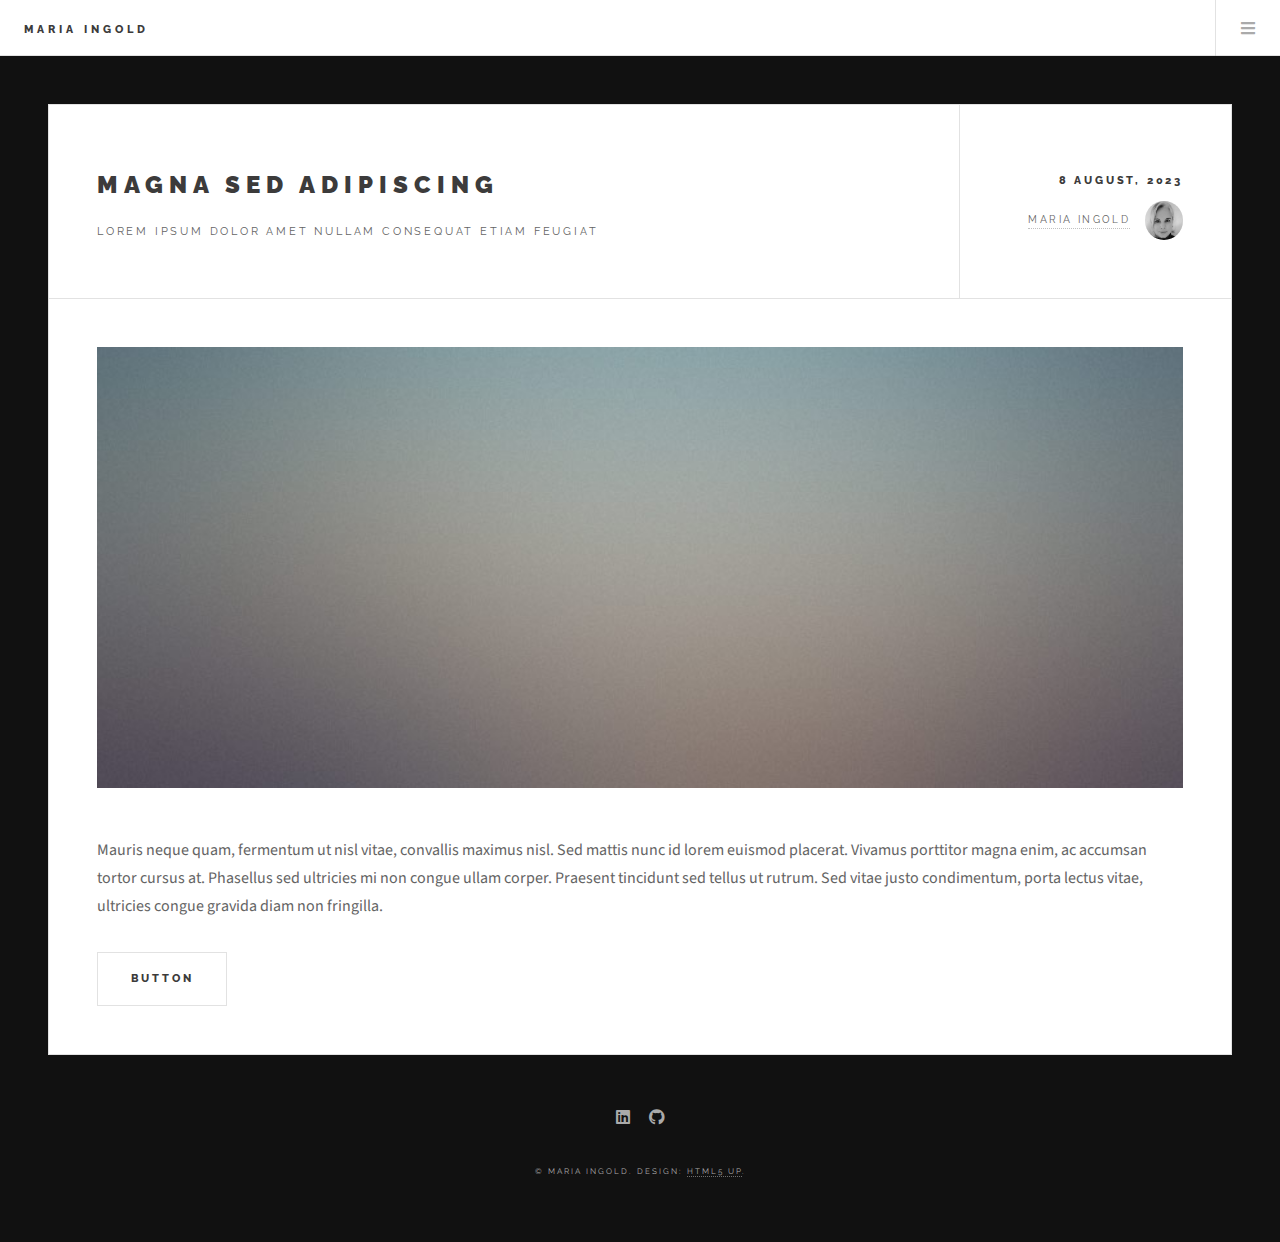
<file: single.html>
<!DOCTYPE HTML>
<!--
	Future Imperfect by HTML5 UP
	html5up.net | @ajlkn
	Free for personal and commercial use under the CCA 3.0 license (html5up.net/license)
	Modified for e-Portfolio by Maria Ingold
-->
<html>
	<head>
		<title>Maria Ingold</title>
		<meta charset="utf-8" />
		<meta name="viewport" content="width=device-width, initial-scale=1, user-scalable=no" />
		<link rel="stylesheet" href="assets/css/main.css" />
	</head>
	<body class="single is-preload">

		<!-- Wrapper -->
			<div id="wrapper">

				<!-- Header -->
					<header id="header">
						<h1><a href="index.html">Maria Ingold</a></h1>
						<nav class="main">
							<ul>		
								<li class="menu">
									<a class="fa-bars" href="#menu">Menu</a>
								</li>
							</ul>
						</nav>
					</header>

				<!-- Menu -->
					<section id="menu">
						<!-- Links -->
							<section>
								<ul class="links">
									<li>
										<a href="index.html">
											<h3>About Maria Ingold</h3>
										</a>
									</li>
									<li>
										<a href="eportfolio-understanding-ai.html">
											<h3>Understanding Artificial Intelligence</h3>
										</a>
									</li>
									<li>
										<a href="index.html">
											<h3>Numerical Analysis</h3>
										</a>
									</li>
									<li>
										<a href="index.html">
											<h3>Machine Learning</h3>
										</a>
									</li>
									<li>
										<a href="index.html">
											<h3>Knowledge Representation and Reasoning</h3>
										</a>
									</li>
									<li>
										<a href="index.html">
											<h3>Intelligent Agents</h3>
										</a>
									</li>
									<li>
										<a href="index.html">
											<h3>Research Methods and Professional Practice</h3>
										</a>
									</li>
									<li>
										<a href="index.html">
											<h3>MSc AI Final Project</h3>
										</a>
									</li>
								</ul>
							</section>
					</section>

				<!-- Main -->
					<div id="main">

						<!-- Post -->
							<article class="post">
								<header>
									<div class="title">
										<h2><a href="#">Magna sed adipiscing</a></h2>
										<p>Lorem ipsum dolor amet nullam consequat etiam feugiat</p>
									</div>
									<div class="meta">
										<time class="published" datetime="2023-08-08">8 August, 2023</time>
											<a href="#" class="author"><span class="name">Maria Ingold</span><img src="images/MI_avatar.jpg" alt="AI generated with Bing" /></a>
									</div>
								</header>
								<span class="image featured"><img src="images/pic01.jpg" alt="" /></span>
								<p>Mauris neque quam, fermentum ut nisl vitae, convallis maximus nisl. Sed mattis nunc id lorem euismod placerat. Vivamus porttitor magna enim, ac accumsan tortor cursus at. Phasellus sed ultricies mi non congue ullam corper. Praesent tincidunt sed tellus ut rutrum. Sed vitae justo condimentum, porta lectus vitae, ultricies congue gravida diam non fringilla.</p>
								<footer>
										<ul class="actions">
											<li><a href="#" class="button large">Button</a></li>
										</ul>
								</footer>
							</article>

					</div>

				<!-- Footer -->
					<section id="footer">
						<ul class="icons">
							<li><a href="https://www.linkedin.com/in/mariaingold/" class="icon brands fa-linkedin"><span class="label">LinkedIn</span></a></li>
							<li><a href="#" class="icon brands fa-github"><span class="label">Github</span></a></li>
						</ul>
						<p class="copyright">&copy; MARIA INGOLD. Design: <a href="http://html5up.net">HTML5 UP</a>. </p>
					</section>

			</div>

		<!-- Scripts -->
			<script src="assets/js/jquery.min.js"></script>
			<script src="assets/js/browser.min.js"></script>
			<script src="assets/js/breakpoints.min.js"></script>
			<script src="assets/js/util.js"></script>
			<script src="assets/js/main.js"></script>

	</body>
</html>
</file>
<file: assets/css/main.css>
@import url(fontawesome-all.min.css);
@import url("https://fonts.googleapis.com/css?family=Source+Sans+Pro:400,700|Raleway:400,800,900");

/*
	Future Imperfect by HTML5 UP
	html5up.net | @ajlkn
	Free for personal and commercial use under the CCA 3.0 license (html5up.net/license)
*/

html, body, div, span, applet, object,
iframe, h1, h2, h3, h4, h5, h6, p, blockquote,
pre, a, abbr, acronym, address, big, cite,
code, del, dfn, em, img, ins, kbd, q, s, samp,
small, strike, strong, sub, sup, tt, var, b,
u, i, center, dl, dt, dd, ol, ul, li, fieldset,
form, label, legend, table, caption, tbody,
tfoot, thead, tr, th, td, article, aside,
canvas, details, embed, figure, figcaption,
footer, header, hgroup, menu, nav, output, ruby,
section, summary, time, mark, audio, video {
	margin: 0;
	padding: 0;
	border: 0;
	font-size: 100%;
	font: inherit;
	vertical-align: baseline;}

article, aside, details, figcaption, figure,
footer, header, hgroup, menu, nav, section {
	display: block;}

body {
	line-height: 1;
}

ol, ul {
	list-style: none;
}

blockquote, q {
	quotes: none;
}

	blockquote:before, blockquote:after, q:before, q:after {
		content: '';
		content: none;
	}

table {
	border-collapse: collapse;
	border-spacing: 0;
}

body {
	-webkit-text-size-adjust: none;
}

mark {
	background-color: transparent;
	color: inherit;
}

input::-moz-focus-inner {
	border: 0;
	padding: 0;
}

input, select, textarea {
	-moz-appearance: none;
	-webkit-appearance: none;
	-ms-appearance: none;
	appearance: none;
}

/* Basic */

	@-ms-viewport {
		width: device-width;
	}

	body {
		-ms-overflow-style: scrollbar;
	}

	@media screen and (max-width: 480px) {

		html, body {
			min-width: 320px;
		}

	}

	html {
		box-sizing: border-box;
	}

	*, *:before, *:after {
		box-sizing: inherit;
	}

	body {
/*		background: #f4f4f4; */
		background: #111111;
	}

		body.is-preload *, body.is-preload *:before, body.is-preload *:after {
			-moz-animation: none !important;
			-webkit-animation: none !important;
			-ms-animation: none !important;
			animation: none !important;
			-moz-transition: none !important;
			-webkit-transition: none !important;
			-ms-transition: none !important;
			transition: none !important;
		}

/* Type */

	body, input, select, textarea {
		color: #646464;
		font-family: "Source Sans Pro", Helvetica, sans-serif;
		font-size: 14pt;
		font-weight: 400;
		line-height: 1.75;
	}

		@media screen and (max-width: 1680px) {

			body, input, select, textarea {
				font-size: 12pt;
			}

		}

		@media screen and (max-width: 1280px) {

			body, input, select, textarea {
				font-size: 12pt;
			}

		}

		@media screen and (max-width: 980px) {

			body, input, select, textarea {
				font-size: 12pt;
			}

		}

		@media screen and (max-width: 736px) {

			body, input, select, textarea {
				font-size: 12pt;
			}

		}

		@media screen and (max-width: 480px) {

			body, input, select, textarea {
				font-size: 12pt;
			}

		}

	a {
		-moz-transition: color 0.2s ease, border-bottom-color 0.2s ease;
		-webkit-transition: color 0.2s ease, border-bottom-color 0.2s ease;
		-ms-transition: color 0.2s ease, border-bottom-color 0.2s ease;
		transition: color 0.2s ease, border-bottom-color 0.2s ease;
		border-bottom: dotted 1px rgba(160, 160, 160, 0.65);
		color: inherit;
		text-decoration: none;
	}

		a:before {
			-moz-transition: color 0.2s ease;
			-webkit-transition: color 0.2s ease;
			-ms-transition: color 0.2s ease;
			transition: color 0.2s ease;
		}

		a:hover {
			border-bottom-color: transparent;
			color: #cc0000 !important;
		}

			a:hover:before {
				color: #cc0000 !important;
			}

	strong, b {
		color: #3c3b3b;
		font-weight: 700;
	}

	em, i {
		font-style: italic;
	}

	p {
		margin: 0 0 2em 0;
	}

	h1, h2, h3, h4, h5, h6 {
		color: #3c3b3b;
		font-family: "Raleway", Helvetica, sans-serif;
		font-weight: 800;
		letter-spacing: 0.25em;
		line-height: 1.65;
		margin: 0 0 1em 0;
		text-transform: uppercase;
	}

		h1 a, h2 a, h3 a, h4 a, h5 a, h6 a {
			color: inherit;
			border-bottom: 0;
		}

	h2 {
		font-size: 1.1em;
	}

	h3 {
		font-size: 0.9em;
	}

	h4 {
		font-size: 0.7em;
	}

	h5 {
		font-size: 0.7em;
	}

	h6 {
		font-size: 0.7em;
	}

	sub {
		font-size: 0.8em;
		position: relative;
		top: 0.5em;
	}

	sup {
		font-size: 0.8em;
		position: relative;
		top: -0.5em;
	}

	blockquote {
		border-left: solid 4px rgba(160, 160, 160, 0.3);
		font-style: italic;
		margin: 0 0 2em 0;
		padding: 0.5em 0 0.5em 2em;
	}

	code {
		background: rgba(160, 160, 160, 0.075);
		border: solid 1px rgba(160, 160, 160, 0.3);
		font-family: "Courier New", monospace;
		font-size: 0.9em;
		margin: 0 0.25em;
		padding: 0.25em 0.65em;
	}

	pre {
		-webkit-overflow-scrolling: touch;
		font-family: "Courier New", monospace;
		font-size: 0.9em;
		margin: 0 0 2em 0;
	}

		pre code {
			display: block;
			line-height: 1.75em;
			padding: 1em 1.5em;
			overflow-x: auto;
		}

	hr {
		border: 0;
		border-bottom: solid 1px rgba(160, 160, 160, 0.3);
		margin: 2em 0;
	}

		hr.major {
			margin: 3em 0;
		}

	.align-left {
		text-align: left;
	}

	.align-center {
		text-align: center;
	}

	.align-right {
		text-align: right;
	}

/* Row */

	.row {
		display: flex;
		flex-wrap: wrap;
		box-sizing: border-box;
		align-items: stretch;
	}

		.row > * {
			box-sizing: border-box;
		}

		.row.gtr-uniform > * > :last-child {
			margin-bottom: 0;
		}

		.row.aln-left {
			justify-content: flex-start;
		}

		.row.aln-center {
			justify-content: center;
		}

		.row.aln-right {
			justify-content: flex-end;
		}

		.row.aln-top {
			align-items: flex-start;
		}

		.row.aln-middle {
			align-items: center;
		}

		.row.aln-bottom {
			align-items: flex-end;
		}

		.row > .imp {
			order: -1;
		}

		.row > .col-1 {
			width: 8.33333%;
		}

		.row > .off-1 {
			margin-left: 8.33333%;
		}

		.row > .col-2 {
			width: 16.66667%;
		}

		.row > .off-2 {
			margin-left: 16.66667%;
		}

		.row > .col-3 {
			width: 25%;
		}

		.row > .off-3 {
			margin-left: 25%;
		}

		.row > .col-4 {
			width: 33.33333%;
		}

		.row > .off-4 {
			margin-left: 33.33333%;
		}

		.row > .col-5 {
			width: 41.66667%;
		}

		.row > .off-5 {
			margin-left: 41.66667%;
		}

		.row > .col-6 {
			width: 50%;
		}

		.row > .off-6 {
			margin-left: 50%;
		}

		.row > .col-7 {
			width: 58.33333%;
		}

		.row > .off-7 {
			margin-left: 58.33333%;
		}

		.row > .col-8 {
			width: 66.66667%;
		}

		.row > .off-8 {
			margin-left: 66.66667%;
		}

		.row > .col-9 {
			width: 75%;
		}

		.row > .off-9 {
			margin-left: 75%;
		}

		.row > .col-10 {
			width: 83.33333%;
		}

		.row > .off-10 {
			margin-left: 83.33333%;
		}

		.row > .col-11 {
			width: 91.66667%;
		}

		.row > .off-11 {
			margin-left: 91.66667%;
		}

		.row > .col-12 {
			width: 100%;
		}

		.row > .off-12 {
			margin-left: 100%;
		}

		.row.gtr-0 {
			margin-top: 0;
			margin-left: 0em;
		}

			.row.gtr-0 > * {
				padding: 0 0 0 0em;
			}

			.row.gtr-0.gtr-uniform {
				margin-top: 0em;
			}

				.row.gtr-0.gtr-uniform > * {
					padding-top: 0em;
				}

		.row.gtr-25 {
			margin-top: 0;
			margin-left: -0.25em;
		}

			.row.gtr-25 > * {
				padding: 0 0 0 0.25em;
			}

			.row.gtr-25.gtr-uniform {
				margin-top: -0.25em;
			}

				.row.gtr-25.gtr-uniform > * {
					padding-top: 0.25em;
				}

		.row.gtr-50 {
			margin-top: 0;
			margin-left: -0.5em;
		}

			.row.gtr-50 > * {
				padding: 0 0 0 0.5em;
			}

			.row.gtr-50.gtr-uniform {
				margin-top: -0.5em;
			}

				.row.gtr-50.gtr-uniform > * {
					padding-top: 0.5em;
				}

		.row {
			margin-top: 0;
			margin-left: -1em;
		}

			.row > * {
				padding: 0 0 0 1em;
			}

			.row.gtr-uniform {
				margin-top: -1em;
			}

				.row.gtr-uniform > * {
					padding-top: 1em;
				}

		.row.gtr-150 {
			margin-top: 0;
			margin-left: -1.5em;
		}

			.row.gtr-150 > * {
				padding: 0 0 0 1.5em;
			}

			.row.gtr-150.gtr-uniform {
				margin-top: -1.5em;
			}

				.row.gtr-150.gtr-uniform > * {
					padding-top: 1.5em;
				}

		.row.gtr-200 {
			margin-top: 0;
			margin-left: -2em;
		}

			.row.gtr-200 > * {
				padding: 0 0 0 2em;
			}

			.row.gtr-200.gtr-uniform {
				margin-top: -2em;
			}

				.row.gtr-200.gtr-uniform > * {
					padding-top: 2em;
				}

		@media screen and (max-width: 1680px) {

			.row {
				display: flex;
				flex-wrap: wrap;
				box-sizing: border-box;
				align-items: stretch;
			}

				.row > * {
					box-sizing: border-box;
				}

				.row.gtr-uniform > * > :last-child {
					margin-bottom: 0;
				}

				.row.aln-left {
					justify-content: flex-start;
				}

				.row.aln-center {
					justify-content: center;
				}

				.row.aln-right {
					justify-content: flex-end;
				}

				.row.aln-top {
					align-items: flex-start;
				}

				.row.aln-middle {
					align-items: center;
				}

				.row.aln-bottom {
					align-items: flex-end;
				}

				.row > .imp-xlarge {
					order: -1;
				}

				.row > .col-1-xlarge {
					width: 8.33333%;
				}

				.row > .off-1-xlarge {
					margin-left: 8.33333%;
				}

				.row > .col-2-xlarge {
					width: 16.66667%;
				}

				.row > .off-2-xlarge {
					margin-left: 16.66667%;
				}

				.row > .col-3-xlarge {
					width: 25%;
				}

				.row > .off-3-xlarge {
					margin-left: 25%;
				}

				.row > .col-4-xlarge {
					width: 33.33333%;
				}

				.row > .off-4-xlarge {
					margin-left: 33.33333%;
				}

				.row > .col-5-xlarge {
					width: 41.66667%;
				}

				.row > .off-5-xlarge {
					margin-left: 41.66667%;
				}

				.row > .col-6-xlarge {
					width: 50%;
				}

				.row > .off-6-xlarge {
					margin-left: 50%;
				}

				.row > .col-7-xlarge {
					width: 58.33333%;
				}

				.row > .off-7-xlarge {
					margin-left: 58.33333%;
				}

				.row > .col-8-xlarge {
					width: 66.66667%;
				}

				.row > .off-8-xlarge {
					margin-left: 66.66667%;
				}

				.row > .col-9-xlarge {
					width: 75%;
				}

				.row > .off-9-xlarge {
					margin-left: 75%;
				}

				.row > .col-10-xlarge {
					width: 83.33333%;
				}

				.row > .off-10-xlarge {
					margin-left: 83.33333%;
				}

				.row > .col-11-xlarge {
					width: 91.66667%;
				}

				.row > .off-11-xlarge {
					margin-left: 91.66667%;
				}

				.row > .col-12-xlarge {
					width: 100%;
				}

				.row > .off-12-xlarge {
					margin-left: 100%;
				}

				.row.gtr-0 {
					margin-top: 0;
					margin-left: 0em;
				}

					.row.gtr-0 > * {
						padding: 0 0 0 0em;
					}

					.row.gtr-0.gtr-uniform {
						margin-top: 0em;
					}

						.row.gtr-0.gtr-uniform > * {
							padding-top: 0em;
						}

				.row.gtr-25 {
					margin-top: 0;
					margin-left: -0.25em;
				}

					.row.gtr-25 > * {
						padding: 0 0 0 0.25em;
					}

					.row.gtr-25.gtr-uniform {
						margin-top: -0.25em;
					}

						.row.gtr-25.gtr-uniform > * {
							padding-top: 0.25em;
						}

				.row.gtr-50 {
					margin-top: 0;
					margin-left: -0.5em;
				}

					.row.gtr-50 > * {
						padding: 0 0 0 0.5em;
					}

					.row.gtr-50.gtr-uniform {
						margin-top: -0.5em;
					}

						.row.gtr-50.gtr-uniform > * {
							padding-top: 0.5em;
						}

				.row {
					margin-top: 0;
					margin-left: -1em;
				}

					.row > * {
						padding: 0 0 0 1em;
					}

					.row.gtr-uniform {
						margin-top: -1em;
					}

						.row.gtr-uniform > * {
							padding-top: 1em;
						}

				.row.gtr-150 {
					margin-top: 0;
					margin-left: -1.5em;
				}

					.row.gtr-150 > * {
						padding: 0 0 0 1.5em;
					}

					.row.gtr-150.gtr-uniform {
						margin-top: -1.5em;
					}

						.row.gtr-150.gtr-uniform > * {
							padding-top: 1.5em;
						}

				.row.gtr-200 {
					margin-top: 0;
					margin-left: -2em;
				}

					.row.gtr-200 > * {
						padding: 0 0 0 2em;
					}

					.row.gtr-200.gtr-uniform {
						margin-top: -2em;
					}

						.row.gtr-200.gtr-uniform > * {
							padding-top: 2em;
						}

		}

		@media screen and (max-width: 1280px) {

			.row {
				display: flex;
				flex-wrap: wrap;
				box-sizing: border-box;
				align-items: stretch;
			}

				.row > * {
					box-sizing: border-box;
				}

				.row.gtr-uniform > * > :last-child {
					margin-bottom: 0;
				}

				.row.aln-left {
					justify-content: flex-start;
				}

				.row.aln-center {
					justify-content: center;
				}

				.row.aln-right {
					justify-content: flex-end;
				}

				.row.aln-top {
					align-items: flex-start;
				}

				.row.aln-middle {
					align-items: center;
				}

				.row.aln-bottom {
					align-items: flex-end;
				}

				.row > .imp-large {
					order: -1;
				}

				.row > .col-1-large {
					width: 8.33333%;
				}

				.row > .off-1-large {
					margin-left: 8.33333%;
				}

				.row > .col-2-large {
					width: 16.66667%;
				}

				.row > .off-2-large {
					margin-left: 16.66667%;
				}

				.row > .col-3-large {
					width: 25%;
				}

				.row > .off-3-large {
					margin-left: 25%;
				}

				.row > .col-4-large {
					width: 33.33333%;
				}

				.row > .off-4-large {
					margin-left: 33.33333%;
				}

				.row > .col-5-large {
					width: 41.66667%;
				}

				.row > .off-5-large {
					margin-left: 41.66667%;
				}

				.row > .col-6-large {
					width: 50%;
				}

				.row > .off-6-large {
					margin-left: 50%;
				}

				.row > .col-7-large {
					width: 58.33333%;
				}

				.row > .off-7-large {
					margin-left: 58.33333%;
				}

				.row > .col-8-large {
					width: 66.66667%;
				}

				.row > .off-8-large {
					margin-left: 66.66667%;
				}

				.row > .col-9-large {
					width: 75%;
				}

				.row > .off-9-large {
					margin-left: 75%;
				}

				.row > .col-10-large {
					width: 83.33333%;
				}

				.row > .off-10-large {
					margin-left: 83.33333%;
				}

				.row > .col-11-large {
					width: 91.66667%;
				}

				.row > .off-11-large {
					margin-left: 91.66667%;
				}

				.row > .col-12-large {
					width: 100%;
				}

				.row > .off-12-large {
					margin-left: 100%;
				}

				.row.gtr-0 {
					margin-top: 0;
					margin-left: 0em;
				}

					.row.gtr-0 > * {
						padding: 0 0 0 0em;
					}

					.row.gtr-0.gtr-uniform {
						margin-top: 0em;
					}

						.row.gtr-0.gtr-uniform > * {
							padding-top: 0em;
						}

				.row.gtr-25 {
					margin-top: 0;
					margin-left: -0.25em;
				}

					.row.gtr-25 > * {
						padding: 0 0 0 0.25em;
					}

					.row.gtr-25.gtr-uniform {
						margin-top: -0.25em;
					}

						.row.gtr-25.gtr-uniform > * {
							padding-top: 0.25em;
						}

				.row.gtr-50 {
					margin-top: 0;
					margin-left: -0.5em;
				}

					.row.gtr-50 > * {
						padding: 0 0 0 0.5em;
					}

					.row.gtr-50.gtr-uniform {
						margin-top: -0.5em;
					}

						.row.gtr-50.gtr-uniform > * {
							padding-top: 0.5em;
						}

				.row {
					margin-top: 0;
					margin-left: -1em;
				}

					.row > * {
						padding: 0 0 0 1em;
					}

					.row.gtr-uniform {
						margin-top: -1em;
					}

						.row.gtr-uniform > * {
							padding-top: 1em;
						}

				.row.gtr-150 {
					margin-top: 0;
					margin-left: -1.5em;
				}

					.row.gtr-150 > * {
						padding: 0 0 0 1.5em;
					}

					.row.gtr-150.gtr-uniform {
						margin-top: -1.5em;
					}

						.row.gtr-150.gtr-uniform > * {
							padding-top: 1.5em;
						}

				.row.gtr-200 {
					margin-top: 0;
					margin-left: -2em;
				}

					.row.gtr-200 > * {
						padding: 0 0 0 2em;
					}

					.row.gtr-200.gtr-uniform {
						margin-top: -2em;
					}

						.row.gtr-200.gtr-uniform > * {
							padding-top: 2em;
						}

		}

		@media screen and (max-width: 980px) {

			.row {
				display: flex;
				flex-wrap: wrap;
				box-sizing: border-box;
				align-items: stretch;
			}

				.row > * {
					box-sizing: border-box;
				}

				.row.gtr-uniform > * > :last-child {
					margin-bottom: 0;
				}

				.row.aln-left {
					justify-content: flex-start;
				}

				.row.aln-center {
					justify-content: center;
				}

				.row.aln-right {
					justify-content: flex-end;
				}

				.row.aln-top {
					align-items: flex-start;
				}

				.row.aln-middle {
					align-items: center;
				}

				.row.aln-bottom {
					align-items: flex-end;
				}

				.row > .imp-medium {
					order: -1;
				}

				.row > .col-1-medium {
					width: 8.33333%;
				}

				.row > .off-1-medium {
					margin-left: 8.33333%;
				}

				.row > .col-2-medium {
					width: 16.66667%;
				}

				.row > .off-2-medium {
					margin-left: 16.66667%;
				}

				.row > .col-3-medium {
					width: 25%;
				}

				.row > .off-3-medium {
					margin-left: 25%;
				}

				.row > .col-4-medium {
					width: 33.33333%;
				}

				.row > .off-4-medium {
					margin-left: 33.33333%;
				}

				.row > .col-5-medium {
					width: 41.66667%;
				}

				.row > .off-5-medium {
					margin-left: 41.66667%;
				}

				.row > .col-6-medium {
					width: 50%;
				}

				.row > .off-6-medium {
					margin-left: 50%;
				}

				.row > .col-7-medium {
					width: 58.33333%;
				}

				.row > .off-7-medium {
					margin-left: 58.33333%;
				}

				.row > .col-8-medium {
					width: 66.66667%;
				}

				.row > .off-8-medium {
					margin-left: 66.66667%;
				}

				.row > .col-9-medium {
					width: 75%;
				}

				.row > .off-9-medium {
					margin-left: 75%;
				}

				.row > .col-10-medium {
					width: 83.33333%;
				}

				.row > .off-10-medium {
					margin-left: 83.33333%;
				}

				.row > .col-11-medium {
					width: 91.66667%;
				}

				.row > .off-11-medium {
					margin-left: 91.66667%;
				}

				.row > .col-12-medium {
					width: 100%;
				}

				.row > .off-12-medium {
					margin-left: 100%;
				}

				.row.gtr-0 {
					margin-top: 0;
					margin-left: 0em;
				}

					.row.gtr-0 > * {
						padding: 0 0 0 0em;
					}

					.row.gtr-0.gtr-uniform {
						margin-top: 0em;
					}

						.row.gtr-0.gtr-uniform > * {
							padding-top: 0em;
						}

				.row.gtr-25 {
					margin-top: 0;
					margin-left: -0.25em;
				}

					.row.gtr-25 > * {
						padding: 0 0 0 0.25em;
					}

					.row.gtr-25.gtr-uniform {
						margin-top: -0.25em;
					}

						.row.gtr-25.gtr-uniform > * {
							padding-top: 0.25em;
						}

				.row.gtr-50 {
					margin-top: 0;
					margin-left: -0.5em;
				}

					.row.gtr-50 > * {
						padding: 0 0 0 0.5em;
					}

					.row.gtr-50.gtr-uniform {
						margin-top: -0.5em;
					}

						.row.gtr-50.gtr-uniform > * {
							padding-top: 0.5em;
						}

				.row {
					margin-top: 0;
					margin-left: -1em;
				}

					.row > * {
						padding: 0 0 0 1em;
					}

					.row.gtr-uniform {
						margin-top: -1em;
					}

						.row.gtr-uniform > * {
							padding-top: 1em;
						}

				.row.gtr-150 {
					margin-top: 0;
					margin-left: -1.5em;
				}

					.row.gtr-150 > * {
						padding: 0 0 0 1.5em;
					}

					.row.gtr-150.gtr-uniform {
						margin-top: -1.5em;
					}

						.row.gtr-150.gtr-uniform > * {
							padding-top: 1.5em;
						}

				.row.gtr-200 {
					margin-top: 0;
					margin-left: -2em;
				}

					.row.gtr-200 > * {
						padding: 0 0 0 2em;
					}

					.row.gtr-200.gtr-uniform {
						margin-top: -2em;
					}

						.row.gtr-200.gtr-uniform > * {
							padding-top: 2em;
						}

		}

		@media screen and (max-width: 736px) {

			.row {
				display: flex;
				flex-wrap: wrap;
				box-sizing: border-box;
				align-items: stretch;
			}

				.row > * {
					box-sizing: border-box;
				}

				.row.gtr-uniform > * > :last-child {
					margin-bottom: 0;
				}

				.row.aln-left {
					justify-content: flex-start;
				}

				.row.aln-center {
					justify-content: center;
				}

				.row.aln-right {
					justify-content: flex-end;
				}

				.row.aln-top {
					align-items: flex-start;
				}

				.row.aln-middle {
					align-items: center;
				}

				.row.aln-bottom {
					align-items: flex-end;
				}

				.row > .imp-small {
					order: -1;
				}

				.row > .col-1-small {
					width: 8.33333%;
				}

				.row > .off-1-small {
					margin-left: 8.33333%;
				}

				.row > .col-2-small {
					width: 16.66667%;
				}

				.row > .off-2-small {
					margin-left: 16.66667%;
				}

				.row > .col-3-small {
					width: 25%;
				}

				.row > .off-3-small {
					margin-left: 25%;
				}

				.row > .col-4-small {
					width: 33.33333%;
				}

				.row > .off-4-small {
					margin-left: 33.33333%;
				}

				.row > .col-5-small {
					width: 41.66667%;
				}

				.row > .off-5-small {
					margin-left: 41.66667%;
				}

				.row > .col-6-small {
					width: 50%;
				}

				.row > .off-6-small {
					margin-left: 50%;
				}

				.row > .col-7-small {
					width: 58.33333%;
				}

				.row > .off-7-small {
					margin-left: 58.33333%;
				}

				.row > .col-8-small {
					width: 66.66667%;
				}

				.row > .off-8-small {
					margin-left: 66.66667%;
				}

				.row > .col-9-small {
					width: 75%;
				}

				.row > .off-9-small {
					margin-left: 75%;
				}

				.row > .col-10-small {
					width: 83.33333%;
				}

				.row > .off-10-small {
					margin-left: 83.33333%;
				}

				.row > .col-11-small {
					width: 91.66667%;
				}

				.row > .off-11-small {
					margin-left: 91.66667%;
				}

				.row > .col-12-small {
					width: 100%;
				}

				.row > .off-12-small {
					margin-left: 100%;
				}

				.row.gtr-0 {
					margin-top: 0;
					margin-left: 0em;
				}

					.row.gtr-0 > * {
						padding: 0 0 0 0em;
					}

					.row.gtr-0.gtr-uniform {
						margin-top: 0em;
					}

						.row.gtr-0.gtr-uniform > * {
							padding-top: 0em;
						}

				.row.gtr-25 {
					margin-top: 0;
					margin-left: -0.25em;
				}

					.row.gtr-25 > * {
						padding: 0 0 0 0.25em;
					}

					.row.gtr-25.gtr-uniform {
						margin-top: -0.25em;
					}

						.row.gtr-25.gtr-uniform > * {
							padding-top: 0.25em;
						}

				.row.gtr-50 {
					margin-top: 0;
					margin-left: -0.5em;
				}

					.row.gtr-50 > * {
						padding: 0 0 0 0.5em;
					}

					.row.gtr-50.gtr-uniform {
						margin-top: -0.5em;
					}

						.row.gtr-50.gtr-uniform > * {
							padding-top: 0.5em;
						}

				.row {
					margin-top: 0;
					margin-left: -1em;
				}

					.row > * {
						padding: 0 0 0 1em;
					}

					.row.gtr-uniform {
						margin-top: -1em;
					}

						.row.gtr-uniform > * {
							padding-top: 1em;
						}

				.row.gtr-150 {
					margin-top: 0;
					margin-left: -1.5em;
				}

					.row.gtr-150 > * {
						padding: 0 0 0 1.5em;
					}

					.row.gtr-150.gtr-uniform {
						margin-top: -1.5em;
					}

						.row.gtr-150.gtr-uniform > * {
							padding-top: 1.5em;
						}

				.row.gtr-200 {
					margin-top: 0;
					margin-left: -2em;
				}

					.row.gtr-200 > * {
						padding: 0 0 0 2em;
					}

					.row.gtr-200.gtr-uniform {
						margin-top: -2em;
					}

						.row.gtr-200.gtr-uniform > * {
							padding-top: 2em;
						}

		}

		@media screen and (max-width: 480px) {

			.row {
				display: flex;
				flex-wrap: wrap;
				box-sizing: border-box;
				align-items: stretch;
			}

				.row > * {
					box-sizing: border-box;
				}

				.row.gtr-uniform > * > :last-child {
					margin-bottom: 0;
				}

				.row.aln-left {
					justify-content: flex-start;
				}

				.row.aln-center {
					justify-content: center;
				}

				.row.aln-right {
					justify-content: flex-end;
				}

				.row.aln-top {
					align-items: flex-start;
				}

				.row.aln-middle {
					align-items: center;
				}

				.row.aln-bottom {
					align-items: flex-end;
				}

				.row > .imp-xsmall {
					order: -1;
				}

				.row > .col-1-xsmall {
					width: 8.33333%;
				}

				.row > .off-1-xsmall {
					margin-left: 8.33333%;
				}

				.row > .col-2-xsmall {
					width: 16.66667%;
				}

				.row > .off-2-xsmall {
					margin-left: 16.66667%;
				}

				.row > .col-3-xsmall {
					width: 25%;
				}

				.row > .off-3-xsmall {
					margin-left: 25%;
				}

				.row > .col-4-xsmall {
					width: 33.33333%;
				}

				.row > .off-4-xsmall {
					margin-left: 33.33333%;
				}

				.row > .col-5-xsmall {
					width: 41.66667%;
				}

				.row > .off-5-xsmall {
					margin-left: 41.66667%;
				}

				.row > .col-6-xsmall {
					width: 50%;
				}

				.row > .off-6-xsmall {
					margin-left: 50%;
				}

				.row > .col-7-xsmall {
					width: 58.33333%;
				}

				.row > .off-7-xsmall {
					margin-left: 58.33333%;
				}

				.row > .col-8-xsmall {
					width: 66.66667%;
				}

				.row > .off-8-xsmall {
					margin-left: 66.66667%;
				}

				.row > .col-9-xsmall {
					width: 75%;
				}

				.row > .off-9-xsmall {
					margin-left: 75%;
				}

				.row > .col-10-xsmall {
					width: 83.33333%;
				}

				.row > .off-10-xsmall {
					margin-left: 83.33333%;
				}

				.row > .col-11-xsmall {
					width: 91.66667%;
				}

				.row > .off-11-xsmall {
					margin-left: 91.66667%;
				}

				.row > .col-12-xsmall {
					width: 100%;
				}

				.row > .off-12-xsmall {
					margin-left: 100%;
				}

				.row.gtr-0 {
					margin-top: 0;
					margin-left: 0em;
				}

					.row.gtr-0 > * {
						padding: 0 0 0 0em;
					}

					.row.gtr-0.gtr-uniform {
						margin-top: 0em;
					}

						.row.gtr-0.gtr-uniform > * {
							padding-top: 0em;
						}

				.row.gtr-25 {
					margin-top: 0;
					margin-left: -0.25em;
				}

					.row.gtr-25 > * {
						padding: 0 0 0 0.25em;
					}

					.row.gtr-25.gtr-uniform {
						margin-top: -0.25em;
					}

						.row.gtr-25.gtr-uniform > * {
							padding-top: 0.25em;
						}

				.row.gtr-50 {
					margin-top: 0;
					margin-left: -0.5em;
				}

					.row.gtr-50 > * {
						padding: 0 0 0 0.5em;
					}

					.row.gtr-50.gtr-uniform {
						margin-top: -0.5em;
					}

						.row.gtr-50.gtr-uniform > * {
							padding-top: 0.5em;
						}

				.row {
					margin-top: 0;
					margin-left: -1em;
				}

					.row > * {
						padding: 0 0 0 1em;
					}

					.row.gtr-uniform {
						margin-top: -1em;
					}

						.row.gtr-uniform > * {
							padding-top: 1em;
						}

				.row.gtr-150 {
					margin-top: 0;
					margin-left: -1.5em;
				}

					.row.gtr-150 > * {
						padding: 0 0 0 1.5em;
					}

					.row.gtr-150.gtr-uniform {
						margin-top: -1.5em;
					}

						.row.gtr-150.gtr-uniform > * {
							padding-top: 1.5em;
						}

				.row.gtr-200 {
					margin-top: 0;
					margin-left: -2em;
				}

					.row.gtr-200 > * {
						padding: 0 0 0 2em;
					}

					.row.gtr-200.gtr-uniform {
						margin-top: -2em;
					}

						.row.gtr-200.gtr-uniform > * {
							padding-top: 2em;
						}

		}

/* Author */

	.author {
		display: -moz-flex;
		display: -webkit-flex;
		display: -ms-flex;
		display: flex;
		-moz-flex-direction: row;
		-webkit-flex-direction: row;
		-ms-flex-direction: row;
		flex-direction: row;
		-moz-align-items: center;
		-webkit-align-items: center;
		-ms-align-items: center;
		align-items: center;
		-moz-justify-content: -moz-flex-end;
		-webkit-justify-content: -webkit-flex-end;
		-ms-justify-content: -ms-flex-end;
		justify-content: flex-end;
		border-bottom: 0;
		font-family: "Raleway", Helvetica, sans-serif;
		font-size: 0.6em;
		font-weight: 400;
		letter-spacing: 0.25em;
		text-transform: uppercase;
		white-space: nowrap;
	}

		.author .name {
			-moz-transition: border-bottom-color 0.2s ease;
			-webkit-transition: border-bottom-color 0.2s ease;
			-ms-transition: border-bottom-color 0.2s ease;
			transition: border-bottom-color 0.2s ease;
			border-bottom: dotted 1px rgba(160, 160, 160, 0.65);
			display: block;
			margin: 0 1.5em 0 0;
		}

		.author img {
			border-radius: 100%;
			display: block;
			width: 4em;
		}

		.author:hover .name {
			border-bottom-color: transparent;
		}

/* Blurb */

	.blurb h2 {
		font-size: 0.8em;
		margin: 0 0 1.5em 0;
	}

	.blurb h3 {
		font-size: 0.7em;
	}

	.blurb p {
		font-size: 0.9em;
	}

/* Box */

	.box {
		border: solid 1px rgba(160, 160, 160, 0.3);
		margin-bottom: 2em;
		padding: 1.5em;
	}

		.box > :last-child,
		.box > :last-child > :last-child,
		.box > :last-child > :last-child > :last-child {
			margin-bottom: 0;
		}

		.box.alt {
			border: 0;
			border-radius: 0;
			padding: 0;
		}

/* Button */

	input[type="submit"],
	input[type="reset"],
	input[type="button"],
	button,
	.button {
		-moz-appearance: none;
		-webkit-appearance: none;
		-ms-appearance: none;
		appearance: none;
		-moz-transition: background-color 0.2s ease, box-shadow 0.2s ease, color 0.2s ease;
		-webkit-transition: background-color 0.2s ease, box-shadow 0.2s ease, color 0.2s ease;
		-ms-transition: background-color 0.2s ease, box-shadow 0.2s ease, color 0.2s ease;
		transition: background-color 0.2s ease, box-shadow 0.2s ease, color 0.2s ease;
		background-color: transparent;
		border: 0;
		box-shadow: inset 0 0 0 1px rgba(160, 160, 160, 0.3);
		color: #3c3b3b !important;
		cursor: pointer;
		display: inline-block;
		font-family: "Raleway", Helvetica, sans-serif;
		font-size: 0.6em;
		font-weight: 800;
		height: 4.8125em;
		letter-spacing: 0.25em;
		line-height: 4.8125em;
		padding: 0 2.5em;
		text-align: center;
		text-decoration: none;
		text-transform: uppercase;
		white-space: nowrap;
	}

		input[type="submit"]:hover,
		input[type="reset"]:hover,
		input[type="button"]:hover,
		button:hover,
		.button:hover {
			box-shadow: inset 0 0 0 1px #cc0000;
			color: #cc0000 !important;
		}

			input[type="submit"]:hover:active,
			input[type="reset"]:hover:active,
			input[type="button"]:hover:active,
			button:hover:active,
			.button:hover:active {
				background-color: rgba(46, 186, 174, 0.05);
			}

		input[type="submit"]:before, input[type="submit"]:after,
		input[type="reset"]:before,
		input[type="reset"]:after,
		input[type="button"]:before,
		input[type="button"]:after,
		button:before,
		button:after,
		.button:before,
		.button:after {
			color: #aaaaaa;
			position: relative;
		}

		input[type="submit"]:before,
		input[type="reset"]:before,
		input[type="button"]:before,
		button:before,
		.button:before {
			left: -1em;
			padding: 0 0 0 0.75em;
		}

		input[type="submit"]:after,
		input[type="reset"]:after,
		input[type="button"]:after,
		button:after,
		.button:after {
			left: 1em;
			padding: 0 0.75em 0 0;
		}

		input[type="submit"].fit,
		input[type="reset"].fit,
		input[type="button"].fit,
		button.fit,
		.button.fit {
			width: 100%;
		}

		input[type="submit"].large,
		input[type="reset"].large,
		input[type="button"].large,
		button.large,
		.button.large {
			font-size: 0.7em;
			padding: 0 3em;
		}

		input[type="submit"].small,
		input[type="reset"].small,
		input[type="button"].small,
		button.small,
		.button.small {
			font-size: 0.5em;
		}

		input[type="submit"].disabled, input[type="submit"]:disabled,
		input[type="reset"].disabled,
		input[type="reset"]:disabled,
		input[type="button"].disabled,
		input[type="button"]:disabled,
		button.disabled,
		button:disabled,
		.button.disabled,
		.button:disabled {
			pointer-events: none;
			color: rgba(160, 160, 160, 0.3) !important;
		}

			input[type="submit"].disabled:before, input[type="submit"]:disabled:before,
			input[type="reset"].disabled:before,
			input[type="reset"]:disabled:before,
			input[type="button"].disabled:before,
			input[type="button"]:disabled:before,
			button.disabled:before,
			button:disabled:before,
			.button.disabled:before,
			.button:disabled:before {
				color: rgba(160, 160, 160, 0.3) !important;
			}

/* Form */

	form {
		margin: 0 0 2em 0;
	}

		form.search {
			text-decoration: none;
			position: relative;
		}

			form.search:before {
				-moz-osx-font-smoothing: grayscale;
				-webkit-font-smoothing: antialiased;
				display: inline-block;
				font-style: normal;
				font-variant: normal;
				text-rendering: auto;
				line-height: 1;
				text-transform: none !important;
				font-family: 'Font Awesome 5 Free';
				font-weight: 900;
			}

			form.search:before {
				color: #aaaaaa;
				content: '\f002';
				display: block;
				height: 2.75em;
				left: 0;
				line-height: 2.75em;
				position: absolute;
				text-align: center;
				top: 0;
				width: 2.5em;
			}

			form.search > input:first-child {
				padding-left: 2.5em;
			}

	label {
		color: #3c3b3b;
		display: block;
		font-size: 0.9em;
		font-weight: 700;
		margin: 0 0 1em 0;
	}

	input[type="text"],
	input[type="password"],
	input[type="email"],
	input[type="tel"],
	select,
	textarea {
		-moz-appearance: none;
		-webkit-appearance: none;
		-ms-appearance: none;
		appearance: none;
		background: rgba(160, 160, 160, 0.075);
		border: none;
		border: solid 1px rgba(160, 160, 160, 0.3);
		border-radius: 0;
		color: inherit;
		display: block;
		outline: 0;
		padding: 0 1em;
		text-decoration: none;
		width: 100%;
	}

		input[type="text"]:invalid,
		input[type="password"]:invalid,
		input[type="email"]:invalid,
		input[type="tel"]:invalid,
		select:invalid,
		textarea:invalid {
			box-shadow: none;
		}

		input[type="text"]:focus,
		input[type="password"]:focus,
		input[type="email"]:focus,
		input[type="tel"]:focus,
		select:focus,
		textarea:focus {
			border-color: #cc0000;
			box-shadow: inset 0 0 0 1px #cc0000;
		}

	.select-wrapper {
		text-decoration: none;
		display: block;
		position: relative;
	}

		.select-wrapper:before {
			-moz-osx-font-smoothing: grayscale;
			-webkit-font-smoothing: antialiased;
			display: inline-block;
			font-style: normal;
			font-variant: normal;
			text-rendering: auto;
			line-height: 1;
			text-transform: none !important;
			font-family: 'Font Awesome 5 Free';
			font-weight: 900;
		}

		.select-wrapper:before {
			color: rgba(160, 160, 160, 0.3);
			content: '\f078';
			display: block;
			height: 2.75em;
			line-height: 2.75em;
			pointer-events: none;
			position: absolute;
			right: 0;
			text-align: center;
			top: 0;
			width: 2.75em;
		}

		.select-wrapper select::-ms-expand {
			display: none;
		}

	select {
		background-image: url("data:image/svg+xml;charset=utf8,%3Csvg xmlns='http://www.w3.org/2000/svg' width='40' height='40' preserveAspectRatio='none' viewBox='0 0 40 40'%3E%3Cpath d='M9.4,12.3l10.4,10.4l10.4-10.4c0.2-0.2,0.5-0.4,0.9-0.4c0.3,0,0.6,0.1,0.9,0.4l3.3,3.3c0.2,0.2,0.4,0.5,0.4,0.9 c0,0.4-0.1,0.6-0.4,0.9L20.7,31.9c-0.2,0.2-0.5,0.4-0.9,0.4c-0.3,0-0.6-0.1-0.9-0.4L4.3,17.3c-0.2-0.2-0.4-0.5-0.4-0.9 c0-0.4,0.1-0.6,0.4-0.9l3.3-3.3c0.2-0.2,0.5-0.4,0.9-0.4S9.1,12.1,9.4,12.3z' fill='rgba(160, 160, 160, 0.3)' /%3E%3C/svg%3E");
		background-size: 1.25rem;
		background-repeat: no-repeat;
		background-position: calc(100% - 1rem) center;
		height: 2.75em;
		padding-right: 2.75em;
		text-overflow: ellipsis;
	}

		select option {
			color: #3c3b3b;
			background: #ffffff;
		}

		select:focus::-ms-value {
			background-color: transparent;
		}

		select::-ms-expand {
			display: none;
		}

	input[type="text"],
	input[type="password"],
	input[type="email"],
	select {
		height: 2.75em;
	}

	textarea {
		padding: 0.75em 1em;
	}

	input[type="checkbox"],
	input[type="radio"] {
		-moz-appearance: none;
		-webkit-appearance: none;
		-ms-appearance: none;
		appearance: none;
		display: block;
		float: left;
		margin-right: -2em;
		opacity: 0;
		width: 1em;
		z-index: -1;
	}

		input[type="checkbox"] + label,
		input[type="radio"] + label {
			text-decoration: none;
			color: #646464;
			cursor: pointer;
			display: inline-block;
			font-size: 1em;
			font-weight: 400;
			padding-left: 2.4em;
			padding-right: 0.75em;
			position: relative;
		}

			input[type="checkbox"] + label:before,
			input[type="radio"] + label:before {
				-moz-osx-font-smoothing: grayscale;
				-webkit-font-smoothing: antialiased;
				display: inline-block;
				font-style: normal;
				font-variant: normal;
				text-rendering: auto;
				line-height: 1;
				text-transform: none !important;
				font-family: 'Font Awesome 5 Free';
				font-weight: 900;
			}

			input[type="checkbox"] + label:before,
			input[type="radio"] + label:before {
				background: rgba(160, 160, 160, 0.075);
				border: solid 1px rgba(160, 160, 160, 0.3);
				content: '';
				display: inline-block;
				font-size: 0.8em;
				height: 2.0625em;
				left: 0;
				line-height: 2.0625em;
				position: absolute;
				text-align: center;
				top: 0;
				width: 2.0625em;
			}

		input[type="checkbox"]:checked + label:before,
		input[type="radio"]:checked + label:before {
			background: #3c3b3b;
			border-color: #3c3b3b;
			color: #ffffff;
			content: '\f00c';
		}

		input[type="checkbox"]:focus + label:before,
		input[type="radio"]:focus + label:before {
			border-color: #cc0000;
			box-shadow: 0 0 0 1px #cc0000;
		}

	input[type="radio"] + label:before {
		border-radius: 100%;
	}

	::-webkit-input-placeholder {
		color: #aaaaaa !important;
		opacity: 1.0;
	}

	:-moz-placeholder {
		color: #aaaaaa !important;
		opacity: 1.0;
	}

	::-moz-placeholder {
		color: #aaaaaa !important;
		opacity: 1.0;
	}

	:-ms-input-placeholder {
		color: #aaaaaa !important;
		opacity: 1.0;
	}

/* Icon */

	.icon {
		text-decoration: none;
		border-bottom: none;
		position: relative;
	}

		.icon:before {
			-moz-osx-font-smoothing: grayscale;
			-webkit-font-smoothing: antialiased;
			display: inline-block;
			font-style: normal;
			font-variant: normal;
			text-rendering: auto;
			line-height: 1;
			text-transform: none !important;
			font-family: 'Font Awesome 5 Free';
			font-weight: 400;
		}

		.icon > .label {
			display: none;
		}

		.icon:before {
			line-height: inherit;
		}

		.icon.solid:before {
			font-weight: 900;
		}

		.icon.brands:before {
			font-family: 'Font Awesome 5 Brands';
		}

		.icon.suffix:before {
			float: right;
		}

/* Image */

	.image {
		border: 0;
		display: inline-block;
		position: relative;
	}

		.image img {
			display: block;
		}

		.image.left, .image.right {
			max-width: 40%;
		}

			.image.left img, .image.right img {
				width: 100%;
			}

		.image.left {
			float: left;
			padding: 0 1.5em 1em 0;
			top: 0.25em;
		}

		.image.right {
			float: right;
			padding: 0 0 1em 1.5em;
			top: 0.25em;
		}

		.image.fit {
			display: block;
			margin: 0 0 2em 0;
			width: 100%;
		}

			.image.fit img {
				width: 100%;
			}

		.image.featured {
			display: block;
			margin: 0 0 3em 0;
			width: 100%;
		}

			.image.featured img {
				width: 100%;
			}

			@media screen and (max-width: 736px) {

				.image.featured {
					margin: 0 0 1.5em 0;
				}

			}

		.image.main {
			display: block;
			margin: 0 0 3em 0;
			width: 100%;
		}

			.image.main img {
				width: 100%;
			}

/* List */

	ol {
		list-style: decimal;
		margin: 0 0 2em 0;
		padding-left: 1.25em;
	}

		ol li {
			padding-left: 0.25em;
		}

	ul {
		list-style: disc;
		margin: 0 0 2em 0;
		padding-left: 1em;
	}

		ul li {
			padding-left: 0.5em;
		}

		ul.alt {
			list-style: none;
			padding-left: 0;
		}

			ul.alt li {
				border-top: solid 1px rgba(160, 160, 160, 0.3);
				padding: 0.5em 0;
			}

				ul.alt li:first-child {
					border-top: 0;
					padding-top: 0;
				}

	dl {
		margin: 0 0 2em 0;
	}

		dl dt {
			display: block;
			font-weight: 700;
			margin: 0 0 1em 0;
		}

		dl dd {
			margin-left: 2em;
		}

/* Actions */

	ul.actions {
		display: -moz-flex;
		display: -webkit-flex;
		display: -ms-flex;
		display: flex;
		cursor: default;
		list-style: none;
		margin-left: -1em;
		padding-left: 0;
	}

		ul.actions li {
			padding: 0 0 0 1em;
			vertical-align: middle;
		}

		ul.actions.special {
			-moz-justify-content: center;
			-webkit-justify-content: center;
			-ms-justify-content: center;
			justify-content: center;
			width: 100%;
			margin-left: 0;
		}

			ul.actions.special li:first-child {
				padding-left: 0;
			}

		ul.actions.stacked {
			-moz-flex-direction: column;
			-webkit-flex-direction: column;
			-ms-flex-direction: column;
			flex-direction: column;
			margin-left: 0;
		}

			ul.actions.stacked li {
				padding: 1.3em 0 0 0;
			}

				ul.actions.stacked li:first-child {
					padding-top: 0;
				}

		ul.actions.fit {
			width: calc(100% + 1em);
		}

			ul.actions.fit li {
				-moz-flex-grow: 1;
				-webkit-flex-grow: 1;
				-ms-flex-grow: 1;
				flex-grow: 1;
				-moz-flex-shrink: 1;
				-webkit-flex-shrink: 1;
				-ms-flex-shrink: 1;
				flex-shrink: 1;
				width: 100%;
			}

				ul.actions.fit li > * {
					width: 100%;
				}

			ul.actions.fit.stacked {
				width: 100%;
			}

		@media screen and (max-width: 480px) {

			ul.actions:not(.fixed) {
				-moz-flex-direction: column;
				-webkit-flex-direction: column;
				-ms-flex-direction: column;
				flex-direction: column;
				margin-left: 0;
				width: 100% !important;
			}

				ul.actions:not(.fixed) li {
					-moz-flex-grow: 1;
					-webkit-flex-grow: 1;
					-ms-flex-grow: 1;
					flex-grow: 1;
					-moz-flex-shrink: 1;
					-webkit-flex-shrink: 1;
					-ms-flex-shrink: 1;
					flex-shrink: 1;
					padding: 1em 0 0 0;
					text-align: center;
					width: 100%;
				}

					ul.actions:not(.fixed) li > * {
						width: 100%;
					}

					ul.actions:not(.fixed) li:first-child {
						padding-top: 0;
					}

					ul.actions:not(.fixed) li input[type="submit"],
					ul.actions:not(.fixed) li input[type="reset"],
					ul.actions:not(.fixed) li input[type="button"],
					ul.actions:not(.fixed) li button,
					ul.actions:not(.fixed) li .button {
						width: 100%;
					}

						ul.actions:not(.fixed) li input[type="submit"].icon:before,
						ul.actions:not(.fixed) li input[type="reset"].icon:before,
						ul.actions:not(.fixed) li input[type="button"].icon:before,
						ul.actions:not(.fixed) li button.icon:before,
						ul.actions:not(.fixed) li .button.icon:before {
							margin-left: -0.5em;
						}

		}

/* Icons */

	ul.icons {
		cursor: default;
		list-style: none;
		padding-left: 0;
	}

		ul.icons li {
			display: inline-block;
			padding: 0 1em 0 0;
		}

			ul.icons li:last-child {
				padding-right: 0;
			}

			ul.icons li > * {
				border: 0;
			}

				ul.icons li > * .label {
					display: none;
				}

/* Posts */

	ul.posts {
		list-style: none;
		padding: 0;
	}

		ul.posts li {
			border-top: dotted 1px rgba(160, 160, 160, 0.3);
			margin: 1.5em 0 0 0;
			padding: 1.5em 0 0 0;
		}

			ul.posts li:first-child {
				border-top: 0;
				margin-top: 0;
				padding-top: 0;
			}

		ul.posts article {
			display: -moz-flex;
			display: -webkit-flex;
			display: -ms-flex;
			display: flex;
			-moz-align-items: -moz-flex-start;
			-webkit-align-items: -webkit-flex-start;
			-ms-align-items: -ms-flex-start;
			align-items: flex-start;
			-moz-flex-direction: row-reverse;
			-webkit-flex-direction: row-reverse;
			-ms-flex-direction: row-reverse;
			flex-direction: row-reverse;
		}

			ul.posts article .image {
				display: block;
				margin-right: 1.5em;
				min-width: 4em;
				width: 4em;
			}

				ul.posts article .image img {
					width: 100%;
				}

			ul.posts article header {
				-moz-flex-grow: 1;
				-webkit-flex-grow: 1;
				-ms-flex-grow: 1;
				flex-grow: 1;
				-ms-flex: 1;
			}

				ul.posts article header h3 {
					font-size: 0.7em;
					margin-top: 0.125em;
					color: #dcdbdb;
				}

				ul.posts article header .published {
					display: block;
					font-family: "Raleway", Helvetica, sans-serif;
					font-size: 0.6em;
					font-weight: 400;
					letter-spacing: 0.25em;
					margin: -0.625em 0 1.7em 0;
					text-transform: uppercase;
					color: #cccbcb;
				}

				ul.posts article header > :last-child {
					margin-bottom: 0;
				}

/* Mini Post */

	.mini-post {
		display: -moz-flex;
		display: -webkit-flex;
		display: -ms-flex;
		display: flex;
		-moz-flex-direction: column-reverse;
		-webkit-flex-direction: column-reverse;
		-ms-flex-direction: column-reverse;
		flex-direction: column-reverse;
		background: #ffffff;
		border: solid 1px rgba(160, 160, 160, 0.3);
		margin: 0 0 2em 0;
	}

		.mini-post .image {
			overflow: hidden;
			width: 100%;
		}

			.mini-post .image img {
				-moz-transition: -moz-transform 0.2s ease-out;
				-webkit-transition: -webkit-transform 0.2s ease-out;
				-ms-transition: -ms-transform 0.2s ease-out;
				transition: transform 0.2s ease-out;
				width: 100%;
			}

			.mini-post .image:hover img {
				-moz-transform: scale(1.05);
				-webkit-transform: scale(1.05);
				-ms-transform: scale(1.05);
				transform: scale(1.05);
			}

		.mini-post header {
			padding: 1.25em 4.25em 0.1em 1.25em ;
			min-height: 4em;
			position: relative;
			-moz-flex-grow: 1;
			-webkit-flex-grow: 1;
			-ms-flex-grow: 1;
			flex-grow: 1;
		}

			.mini-post header h3 {
				font-size: 0.7em;
			}

			.mini-post header .published {
				display: block;
				font-family: "Raleway", Helvetica, sans-serif;
				font-size: 0.6em;
				font-weight: 400;
				letter-spacing: 0.25em;
				margin: -0.625em 0 1.7em 0;
				text-transform: uppercase;
			}

			.mini-post header .author {
				position: absolute;
				right: 2em;
				top: 2em;
			}

	.mini-posts {
		margin: 0 0 2em 0;
	}

		@media screen and (max-width: 1280px) {

			.mini-posts {
				display: -moz-flex;
				display: -webkit-flex;
				display: -ms-flex;
				display: flex;
				-moz-flex-wrap: wrap;
				-webkit-flex-wrap: wrap;
				-ms-flex-wrap: wrap;
				flex-wrap: wrap;
				width: calc(100% + 2em);
			}

				.mini-posts > * {
					margin: 2em 2em 0 0;
					width: calc(50% - 2em);
				}

				.mini-posts > :nth-child(-n + 2) {
					margin-top: 0;
				}

		}

		@media screen and (max-width: 480px) {

			.mini-posts {
				display: block;
				width: 100%;
			}

				.mini-posts > * {
					margin: 0 0 2em 0;
					width: 100%;
				}

		}

/* Post */

	.post {
		padding: 3em 3em 1em 3em ;
		background: #ffffff;
		border: solid 1px rgba(160, 160, 160, 0.3);
		margin: 0 0 3em 0;
		position: relative;
	}

		.post > header {
			display: -moz-flex;
			display: -webkit-flex;
			display: -ms-flex;
			display: flex;
			border-bottom: solid 1px rgba(160, 160, 160, 0.3);
			left: -3em;
			margin: -3em 0 3em 0;
			position: relative;
			width: calc(100% + 6em);
		}

			.post > header .title {
				-moz-flex-grow: 1;
				-webkit-flex-grow: 1;
				-ms-flex-grow: 1;
				flex-grow: 1;
				-ms-flex: 1;
				padding: 3.75em 3em 3.3em 3em;
			}

				.post > header .title h2 {
					font-weight: 900;
					font-size: 1.5em;
				}

				.post > header .title > :last-child {
					margin-bottom: 0;
				}

			.post > header .meta {
				padding: 3.75em 3em 1.75em 3em ;
				border-left: solid 1px rgba(160, 160, 160, 0.3);
				min-width: 17em;
				text-align: right;
				width: 17em;
			}

				.post > header .meta > * {
					margin: 0 0 1em 0;
				}

				.post > header .meta > :last-child {
					margin-bottom: 0;
				}

				.post > header .meta .published {
					color: #3c3b3b;
					display: block;
					font-family: "Raleway", Helvetica, sans-serif;
					font-size: 0.7em;
					font-weight: 800;
					letter-spacing: 0.25em;
					margin-top: 0.5em;
					text-transform: uppercase;
					white-space: nowrap;
				}

		.post > a.image.featured {
			overflow: hidden;
		}

			.post > a.image.featured img {
				-moz-transition: -moz-transform 0.2s ease-out;
				-webkit-transition: -webkit-transform 0.2s ease-out;
				-ms-transition: -ms-transform 0.2s ease-out;
				transition: transform 0.2s ease-out;
			}

			.post > a.image.featured:hover img {
				-moz-transform: scale(1.05);
				-webkit-transform: scale(1.05);
				-ms-transform: scale(1.05);
				transform: scale(1.05);
			}

		.post > footer {
			display: -moz-flex;
			display: -webkit-flex;
			display: -ms-flex;
			display: flex;
			-moz-align-items: center;
			-webkit-align-items: center;
			-ms-align-items: center;
			align-items: center;
		}

			.post > footer .actions {
				-moz-flex-grow: 1;
				-webkit-flex-grow: 1;
				-ms-flex-grow: 1;
				flex-grow: 1;
			}

			.post > footer .stats {
				cursor: default;
				list-style: none;
				padding: 0;
			}

				.post > footer .stats li {
					border-left: solid 1px rgba(160, 160, 160, 0.3);
					display: inline-block;
					font-family: "Raleway", Helvetica, sans-serif;
					font-size: 0.6em;
					font-weight: 400;
					letter-spacing: 0.25em;
					line-height: 1;
					margin: 0 0 0 2em;
					padding: 0 0 0 2em;
					text-transform: uppercase;
				}

					.post > footer .stats li:first-child {
						border-left: 0;
						margin-left: 0;
						padding-left: 0;
					}

					.post > footer .stats li .icon {
						border-bottom: 0;
					}

						.post > footer .stats li .icon:before {
							color: rgba(160, 160, 160, 0.3);
							margin-right: 0.75em;
						}

		@media screen and (max-width: 980px) {

			.post {
				border-left: 0;
				border-right: 0;
				left: -3em;
				width: calc(100% + (3em * 2));
			}

				.post > header {
					-moz-flex-direction: column;
					-webkit-flex-direction: column;
					-ms-flex-direction: column;
					flex-direction: column;
					padding: 3.75em 3em 1.25em 3em ;
					border-left: 0;
				}

					.post > header .title {
						-ms-flex: 0 1 auto;
						margin: 0 0 2em 0;
						padding: 0;
						text-align: center;
					}

					.post > header .meta {
						-moz-align-items: center;
						-webkit-align-items: center;
						-ms-align-items: center;
						align-items: center;
						display: -moz-flex;
						display: -webkit-flex;
						display: -ms-flex;
						display: flex;
						-moz-justify-content: center;
						-webkit-justify-content: center;
						-ms-justify-content: center;
						justify-content: center;
						border-left: 0;
						margin: 0 0 2em 0;
						padding-top: 0;
						padding: 0;
						text-align: left;
						width: 100%;
					}

						.post > header .meta > * {
							border-left: solid 1px rgba(160, 160, 160, 0.3);
							margin-left: 2em;
							padding-left: 2em;
						}

						.post > header .meta > :first-child {
							border-left: 0;
							margin-left: 0;
							padding-left: 0;
						}

						.post > header .meta .published {
							margin-bottom: 0;
							margin-top: 0;
						}

						.post > header .meta .author {
							-moz-flex-direction: row-reverse;
							-webkit-flex-direction: row-reverse;
							-ms-flex-direction: row-reverse;
							flex-direction: row-reverse;
							margin-bottom: 0;
						}

							.post > header .meta .author .name {
								margin: 0 0 0 1.5em;
							}

							.post > header .meta .author img {
								width: 3.5em;
							}

		}

		@media screen and (max-width: 736px) {

			.post {
				padding: 1.5em 1.5em 0.1em 1.5em ;
				left: -1.5em;
				margin: 0 0 2em 0;
				width: calc(100% + (1.5em * 2));
			}

				.post > header {
					padding: 3em 1.5em 0.5em 1.5em ;
					left: -1.5em;
					margin: -1.5em 0 1.5em 0;
					width: calc(100% + 3em);
				}

					.post > header .title h2 {
						font-size: 1.1em;
					}

		}

		@media screen and (max-width: 480px) {

			.post > header .meta {
				-moz-align-items: center;
				-webkit-align-items: center;
				-ms-align-items: center;
				align-items: center;
				-moz-flex-direction: column;
				-webkit-flex-direction: column;
				-ms-flex-direction: column;
				flex-direction: column;
			}

				.post > header .meta > * {
					border-left: 0;
					margin: 1em 0 0 0;
					padding-left: 0;
				}

				.post > header .meta .author .name {
					display: none;
				}

			.post > .image.featured {
				margin-left: -1.5em;
				margin-top: calc(-1.5em - 1px);
				width: calc(100% + 3em);
			}

			.post > footer {
				-moz-align-items: -moz-stretch;
				-webkit-align-items: -webkit-stretch;
				-ms-align-items: -ms-stretch;
				align-items: stretch;
				-moz-flex-direction: column-reverse;
				-webkit-flex-direction: column-reverse;
				-ms-flex-direction: column-reverse;
				flex-direction: column-reverse;
			}

				.post > footer .stats {
					text-align: center;
				}

					.post > footer .stats li {
						margin: 0 0 0 1.25em;
						padding: 0 0 0 1.25em;
					}

		}

/* Section/Article */

	section.special, article.special {
		text-align: center;
	}

	header p {
		font-family: "Raleway", Helvetica, sans-serif;
		font-size: 0.7em;
		font-weight: 400;
		letter-spacing: 0.25em;
		line-height: 2.5;
		margin-top: -1em;
		text-transform: uppercase;
	}

/* Table */

	.table-wrapper {
		-webkit-overflow-scrolling: touch;
		overflow-x: auto;
	}

	table {
		margin: 0 0 2em 0;
		width: 100%;
	}

		table tbody tr {
			border: solid 1px rgba(160, 160, 160, 0.3);
			border-left: 0;
			border-right: 0;
		}

			table tbody tr:nth-child(2n + 1) {
				background-color: rgba(160, 160, 160, 0.075);
			}

		table td {
			padding: 0.75em 0.75em;
		}

		table th {
			color: #3c3b3b;
			font-size: 0.9em;
			font-weight: 700;
			padding: 0 0.75em 0.75em 0.75em;
			text-align: left;
		}

		table thead {
			border-bottom: solid 2px rgba(160, 160, 160, 0.3);
		}

		table tfoot {
			border-top: solid 2px rgba(160, 160, 160, 0.3);
		}

		table.alt {
			border-collapse: separate;
		}

			table.alt tbody tr td {
				border: solid 1px rgba(160, 160, 160, 0.3);
				border-left-width: 0;
				border-top-width: 0;
			}

				table.alt tbody tr td:first-child {
					border-left-width: 1px;
				}

			table.alt tbody tr:first-child td {
				border-top-width: 1px;
			}

			table.alt thead {
				border-bottom: 0;
			}

			table.alt tfoot {
				border-top: 0;
			}

/* Header */

	body {
		padding-top: 3.5em;
	}

	#header {
		display: -moz-flex;
		display: -webkit-flex;
		display: -ms-flex;
		display: flex;
		-moz-justify-content: space-between;
		-webkit-justify-content: space-between;
		-ms-justify-content: space-between;
		justify-content: space-between;
		background-color: #ffffff;
		border-bottom: solid 1px rgba(160, 160, 160, 0.3);
		height: 3.5em;
		left: 0;
		line-height: 3.5em;
		position: fixed;
		top: 0;
		width: 100%;
		z-index: 10000;
	}

		#header a {
			color: inherit;
			text-decoration: none;
		}

		#header ul {
			list-style: none;
			margin: 0;
			padding-left: 0;
		}

			#header ul li {
				display: inline-block;
				padding-left: 0;
			}

		#header h1 {
			height: inherit;
			line-height: inherit;
			padding: 0 0 0 1.5em;
			white-space: nowrap;
		}

			#header h1 a {
				font-size: 0.7em;
			}

		#header .links {
			-moz-flex: 1;
			-webkit-flex: 1;
			-ms-flex: 1;
			flex: 1;
			border-left: solid 1px rgba(160, 160, 160, 0.3);
			height: inherit;
			line-height: inherit;
			margin-left: 1.5em;
			overflow: hidden;
			padding-left: 1.5em;
		}

			#header .links ul li {
				border-left: solid 1px rgba(160, 160, 160, 0.3);
				line-height: 1;
				margin-left: 1em;
				padding-left: 1em;
			}

				#header .links ul li:first-child {
					border-left: 0;
					margin-left: 0;
					padding-left: 0;
				}

				#header .links ul li a {
					border-bottom: 0;
					font-family: "Raleway", Helvetica, sans-serif;
					font-size: 0.7em;
					font-weight: 400;
					letter-spacing: 0.25em;
					text-transform: uppercase;
				}

		#header .main {
			height: inherit;
			line-height: inherit;
			text-align: right;
		}

			#header .main ul {
				height: inherit;
				line-height: inherit;
			}

				#header .main ul li {
					border-left: solid 1px rgba(160, 160, 160, 0.3);
					height: inherit;
					line-height: inherit;
					white-space: nowrap;
				}

					#header .main ul li > * {
						display: block;
						float: left;
					}

					#header .main ul li > a {
						text-decoration: none;
						border-bottom: 0;
						color: #aaaaaa;
						overflow: hidden;
						position: relative;
						text-indent: 4em;
						width: 4em;
					}

						#header .main ul li > a:before {
							-moz-osx-font-smoothing: grayscale;
							-webkit-font-smoothing: antialiased;
							display: inline-block;
							font-style: normal;
							font-variant: normal;
							text-rendering: auto;
							line-height: 1;
							text-transform: none !important;
							font-family: 'Font Awesome 5 Free';
							font-weight: 900;
						}

						#header .main ul li > a:before {
							display: block;
							height: inherit;
							left: 0;
							line-height: inherit;
							position: absolute;
							text-align: center;
							text-indent: 0;
							top: 0;
							width: inherit;
						}

		#header form {
			margin: 0;
		}

			#header form input {
				display: inline-block;
				height: 2.5em;
				position: relative;
				top: -2px;
				vertical-align: middle;
			}

		#header #search {
			-moz-transition: all 0.5s ease;
			-webkit-transition: all 0.5s ease;
			-ms-transition: all 0.5s ease;
			transition: all 0.5s ease;
			max-width: 0;
			opacity: 0;
			overflow: hidden;
			padding: 0;
			white-space: nowrap;
		}

			#header #search input {
				width: 12em;
			}

			#header #search.visible {
				max-width: 12.5em;
				opacity: 1;
				padding: 0 0.5em 0 0;
			}

		@media screen and (max-width: 980px) {

			#header .links {
				display: none;
			}

		}

		@media screen and (max-width: 736px) {

			#header {
				height: 2.75em;
				line-height: 2.75em;
			}

				#header h1 {
					padding: 0 0 0 1em;
				}

				#header .main .search {
					display: none;
				}

		}

/* Wrapper */

	#wrapper {
		display: -moz-flex;
		display: -webkit-flex;
		display: -ms-flex;
		display: flex;
		-moz-flex-direction: row-reverse;
		-webkit-flex-direction: row-reverse;
		-ms-flex-direction: row-reverse;
		flex-direction: row-reverse;
		-moz-transition: opacity 0.5s ease;
		-webkit-transition: opacity 0.5s ease;
		-ms-transition: opacity 0.5s ease;
		transition: opacity 0.5s ease;
		margin: 0 auto;
		max-width: 100%;
		opacity: 1;
		padding: 4.5em;
		width: 90em;
	}

		body.is-menu-visible #wrapper {
			opacity: 0.15;
		}

		@media screen and (max-width: 1680px) {

			#wrapper {
				padding: 3em;
			}

		}

		@media screen and (max-width: 1280px) {

			#wrapper {
				display: block;
			}

		}

		@media screen and (max-width: 736px) {

			#wrapper {
				padding: 1.5em;
			}

		}

		body.single #wrapper {
			display: block;
		}

/* Main */

	#main {
		-moz-flex-grow: 1;
		-webkit-flex-grow: 1;
		-ms-flex-grow: 1;
		flex-grow: 1;
		-ms-flex: 1;
		width: 100%;
	}

/* Sidebar */

	#sidebar {
		margin-right: 3em;
		min-width: 22em;
		width: 22em;
	}

		#sidebar > * {
			border-top: solid 1px rgba(160, 160, 160, 0.3);
			margin: 3em 0 0 0;
			padding: 3em 0 0 0;
		}

		#sidebar > :first-child {
			border-top: 0;
			margin-top: 0;
			padding-top: 0;
		}

		@media screen and (max-width: 1280px) {

			#sidebar {
				border-top: solid 1px rgba(160, 160, 160, 0.3);
				margin: 3em 0 0 0;
				min-width: 0;
				padding: 3em 0 0 0;
				width: 100%;
				overflow-x: hidden;
			}

		}

/* Intro */

	#intro .logo {
		border-bottom: 0;
		display: inline-block;
		margin: 0 0 1em 0;
		overflow: hidden;
		position: relative;
		width: 4em;
	}

		#intro .logo:before {
			background-image: url("data:image/svg+xml;charset=utf8,%3Csvg xmlns='http://www.w3.org/2000/svg' width='100px' height='100px' viewBox='0 0 100 100' preserveAspectRatio='none' zoomAndPan='disable'%3E%3Cpolygon points='0,0 100,0 100,25 50,0 0,25' style='fill:%23f4f4f4' /%3E%3Cpolygon points='0,100 100,100 100,75 50,100 0,75' style='fill:%23f4f4f4' /%3E%3C/svg%3E");
			background-position: top left;
			background-repeat: no-repeat;
			background-size: 100% 100%;
			content: '';
			display: block;
			height: 100%;
			left: 0;
			position: absolute;
			top: 0;
			width: 100%;
		}

		#intro .logo img {
			display: block;
			margin-left: -0.25em;
			width: 4.5em;
		}

	#intro header h2 {
		font-size: 2em;
		font-weight: 900;
		color: #fcfbfb;
	}

	#intro header p {
		font-size: 0.8em;
		color: #dcdbdb;
	}

	@media screen and (max-width: 1280px) {

		#intro {
			margin: 0 0 3em 0;
			text-align: center;
		}

			#intro header h2 {
				font-size: 2em;
			}

			#intro header p {
				font-size: 0.7em;
			}

	}

	@media screen and (max-width: 736px) {

		#intro {
			margin: 0 0 1.5em 0;
			padding: 1.25em 0;
		}

			#intro > :last-child {
				margin-bottom: 0;
			}

			#intro .logo {
				margin: 0 0 0.5em 0;
			}

			#intro header h2 {
				font-size: 1.25em;
			}

			#intro header > :last-child {
				margin-bottom: 0;
			}

	}

/* Footer */

	#footer .icons {
		color: #aaaaaa;
	}

	#footer .copyright {
		color: #aaaaaa;
		font-family: "Raleway", Helvetica, sans-serif;
		font-size: 0.5em;
		font-weight: 400;
		letter-spacing: 0.25em;
		text-transform: uppercase;
	}

	body.single #footer {
		text-align: center;
	}

/* Menu */

	#menu {
		-moz-transform: translateX(25em);
		-webkit-transform: translateX(25em);
		-ms-transform: translateX(25em);
		transform: translateX(25em);
		-moz-transition: -moz-transform 0.5s ease, visibility 0.5s;
		-webkit-transition: -webkit-transform 0.5s ease, visibility 0.5s;
		-ms-transition: -ms-transform 0.5s ease, visibility 0.5s;
		transition: transform 0.5s ease, visibility 0.5s;
		-webkit-overflow-scrolling: touch;
		background: #ffffff;
		border-left: solid 1px rgba(160, 160, 160, 0.3);
		box-shadow: none;
		height: 100%;
		max-width: 80%;
		overflow-y: auto;
		position: fixed;
		right: 0;
		top: 0;
		visibility: hidden;
		width: 25em;
		z-index: 10002;
	}

		#menu > * {
			border-top: solid 1px rgba(160, 160, 160, 0.3);
			padding: 3em;
		}

			#menu > * > :last-child {
				margin-bottom: 0;
			}

		#menu > :first-child {
			border-top: 0;
		}

		#menu .links {
			list-style: none;
			padding: 0;
		}

			#menu .links > li {
				border: 0;
				border-top: dotted 1px rgba(160, 160, 160, 0.3);
				margin: 1.5em 0 0 0;
				padding: 1.5em 0 0 0;
			}

				#menu .links > li a {
					display: block;
					border-bottom: 0;
				}

					#menu .links > li a h3 {
						-moz-transition: color 0.2s ease;
						-webkit-transition: color 0.2s ease;
						-ms-transition: color 0.2s ease;
						transition: color 0.2s ease;
						font-size: 0.7em;
					}

					#menu .links > li a p {
						font-family: "Raleway", Helvetica, sans-serif;
						font-size: 0.6em;
						font-weight: 400;
						letter-spacing: 0.25em;
						margin-bottom: 0;
						text-decoration: none;
						text-transform: uppercase;
					}

					#menu .links > li a:hover h3 {
						color: #cc0000;
					}

				#menu .links > li:first-child {
					border-top: 0;
					margin-top: 0;
					padding-top: 0;
				}

		body.is-menu-visible #menu {
			-moz-transform: translateX(0);
			-webkit-transform: translateX(0);
			-ms-transform: translateX(0);
			transform: translateX(0);
			visibility: visible;
		}

		@media screen and (max-width: 736px) {

			#menu > * {
				padding: 1.5em;
			}

		}
</file>
